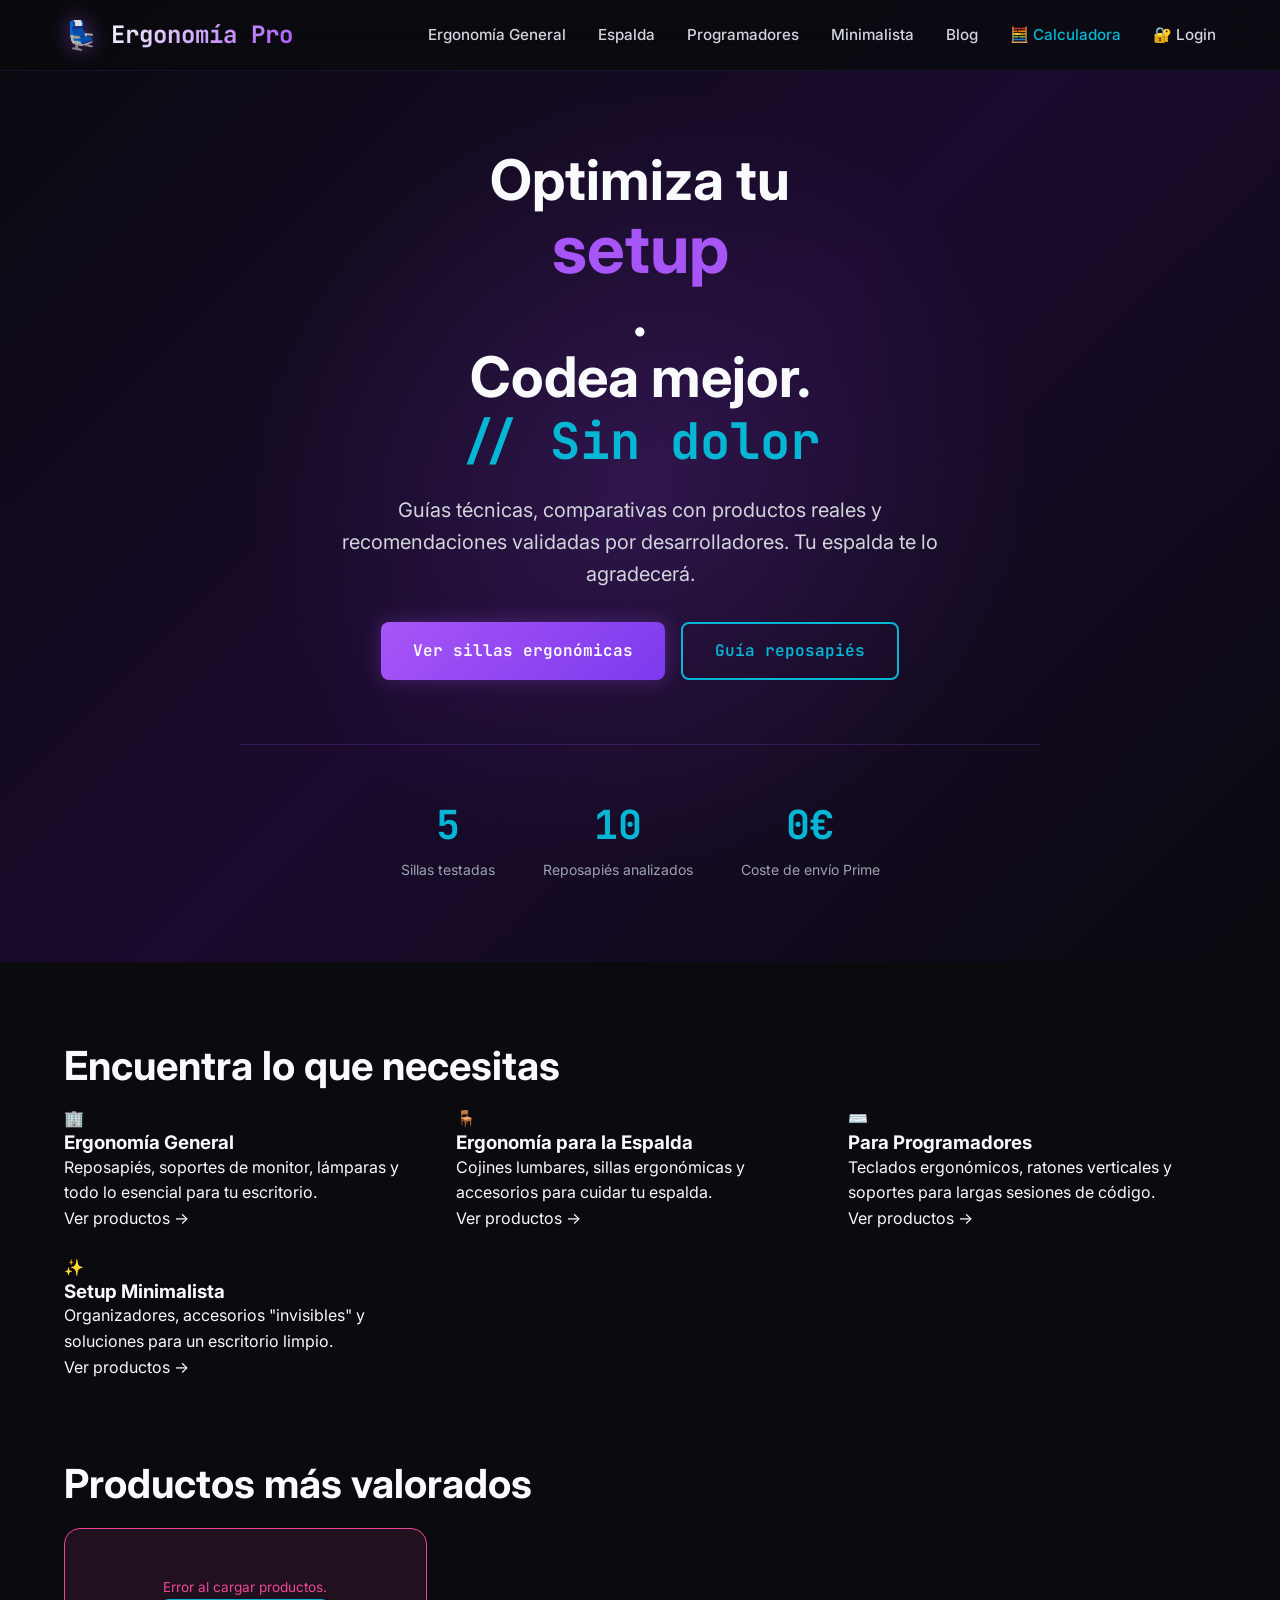
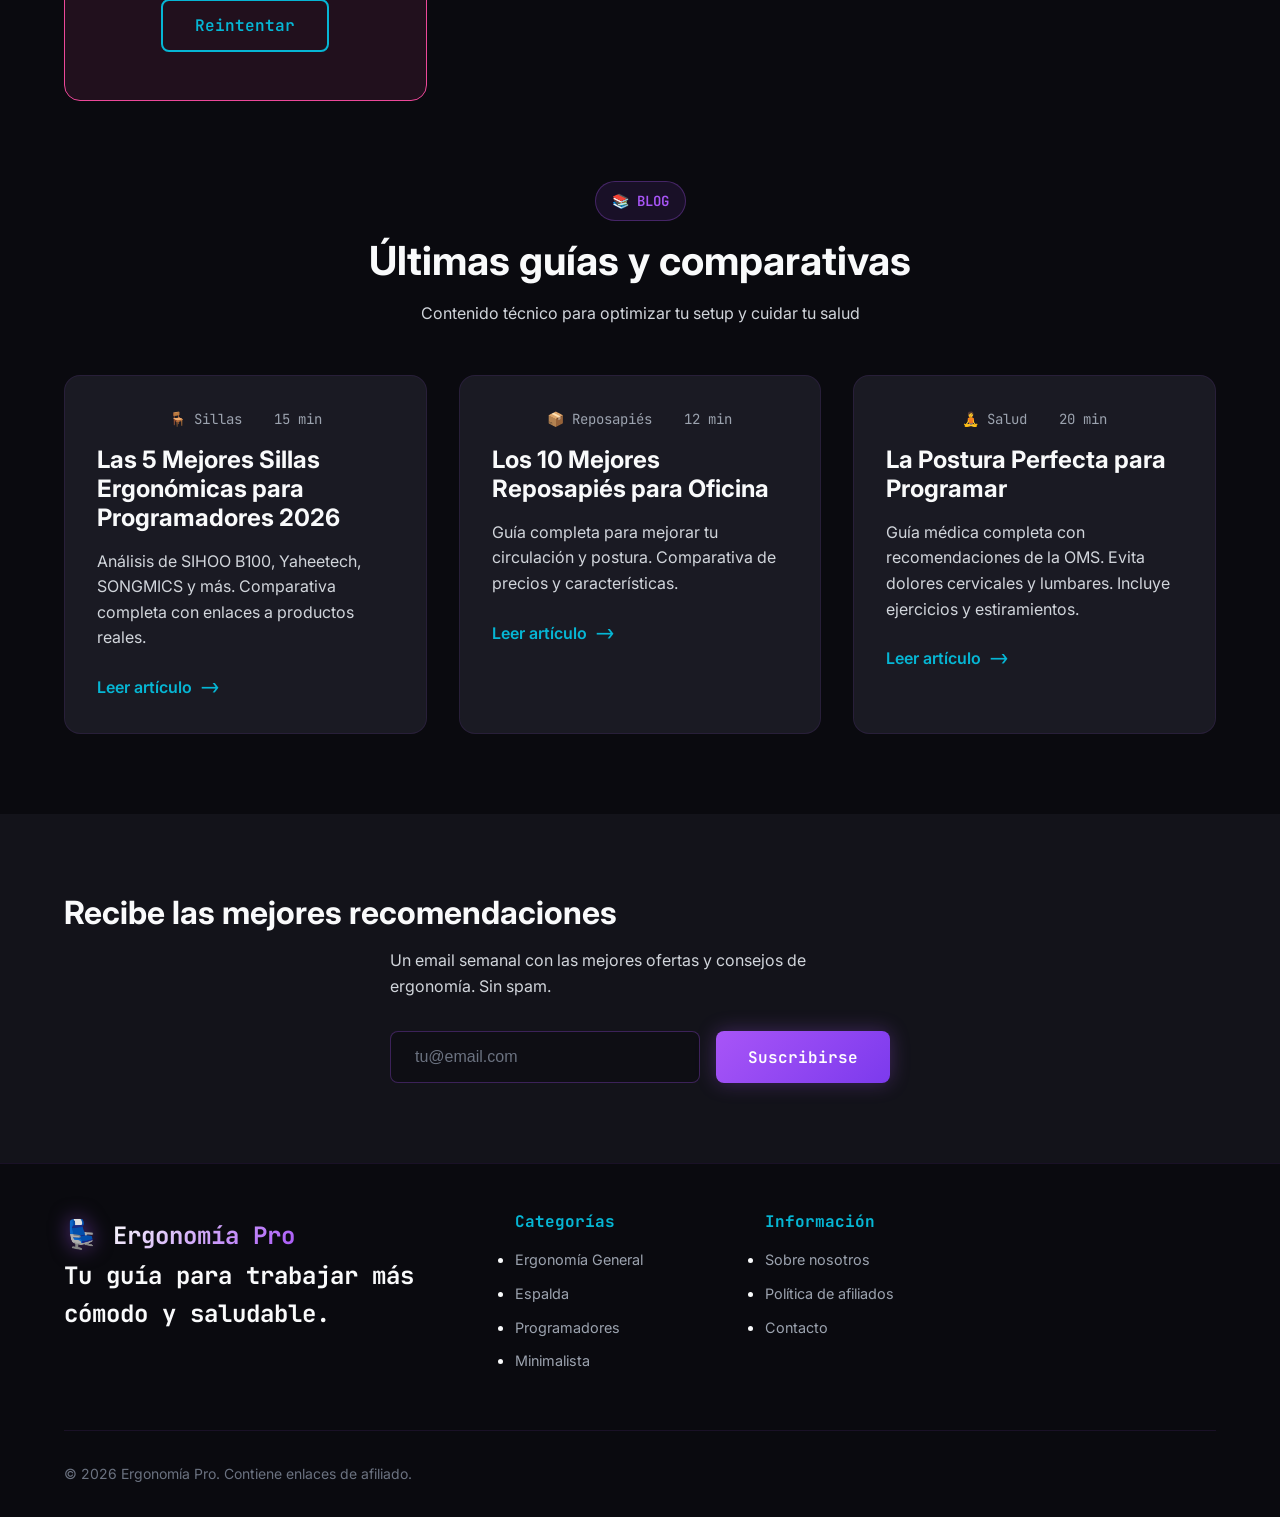
<file: index.html>
<!DOCTYPE html>
<html lang="es">
<head>
    <meta charset="UTF-8">
    <meta name="viewport" content="width=device-width, initial-scale=1.0">
    <meta name="description" content="Descubre los mejores productos ergonómicos para tu oficina. Trabaja más cómodo, reduce el dolor y mejora tu postura con nuestras recomendaciones.">
    <title>Ergonomía Pro | Mejora tu postura, trabaja mejor</title>
    <link rel="stylesheet" href="./css/styles-dark.css">
    
    <!-- Schema.org Organization + WebSite Structured Data -->
    <script type="application/ld+json">
    {
        "@context": "https://schema.org",
        "@type": "Organization",
        "name": "Ergonomía Pro",
        "description": "Guía de productos ergonómicos para programadores y trabajo remoto",
        "url": "https://ergonomia.pro",
        "logo": "https://ergonomia.pro/imagenes/logo.png",
        "sameAs": [
            "https://github.com/Baena15/Web-Ergonomia"
        ]
    }
    </script>
    <script type="application/ld+json">
    {
        "@context": "https://schema.org",
        "@type": "WebSite",
        "name": "Ergonomía Pro",
        "url": "https://ergonomia.pro",
        "potentialAction": {
            "@type": "SearchAction",
            "target": "https://ergonomia.pro/?q={search_term_string}",
            "query-input": "required name=search_term_string"
        }
    }
    </script>
    <link rel="preconnect" href="https://fonts.googleapis.com">
    <link rel="preconnect" href="https://fonts.gstatic.com" crossorigin>
    <link href="https://fonts.googleapis.com/css2?family=Inter:wght@400;500;600;700&family=JetBrains+Mono:wght@400;500;600;700&display=swap" rel="stylesheet">
</head>
<body>
    <!-- Header -->
    <header class="header">
        <div class="container">
            <nav class="nav">
                <a href="/" class="logo">
                    <span class="logo-icon">💺</span>
                    <span class="logo-text">Ergonomía Pro</span>
                </a>
                <button class="nav-toggle" aria-label="Menú" id="navToggle">
                    <span></span>
                    <span></span>
                    <span></span>
                </button>
                <ul class="nav-menu" id="navMenu">
                    <li><a href="./categorias/general.html">Ergonomía General</a></li>
                    <li><a href="categorias/espalda.html">Espalda</a></li>
                    <li><a href="categorias/programadores.html">Programadores</a></li>
                    <li><a href="categorias/minimalista.html">Minimalista</a></li>
                    <li><a href="./articulos/">Blog</a></li>
                    <li><a href="./calculadora-ergonomia.html" style="color: var(--neon-cyan);">🧮 Calculadora</a></li>
                </ul>
            </nav>
        </div>
    </header>

    <!-- Hero Section -->
    <section class="hero">
        <div class="container">
            <div class="hero-content">
                <h1>Optimiza tu <span class="highlight-violet">setup</span>.<br>Codea mejor.<br><span class="code-tag">// Sin dolor</span></h1>
                <p class="hero-subtitle">Guías técnicas, comparativas con productos reales y recomendaciones validadas por desarrolladores. Tu espalda te lo agradecerá.</p>
                <div class="hero-cta">
                    <a href="articulos/mejores-sillas-ergonomicas-2026.html" class="btn btn-primary">Ver sillas ergonómicas</a>
                    <a href="articulos/mejores-reposapies-oficina.html" class="btn btn-secondary">Guía reposapiés</a>
                </div>
                <div class="hero-stats">
                    <div class="stat">
                        <span class="stat-number">5</span>
                        <span class="stat-label">Sillas testadas</span>
                    </div>
                    <div class="stat">
                        <span class="stat-number">10</span>
                        <span class="stat-label">Reposapiés analizados</span>
                    </div>
                    <div class="stat">
                        <span class="stat-number">0€</span>
                        <span class="stat-label">Coste de envío Prime</span>
                    </div>
                </div>
            </div>
        </div>
    </section>

    <!-- Categorías Destacadas -->
    <section class="categories" id="categorias">
        <div class="container">
            <h2 class="section-title">Encuentra lo que necesitas</h2>
            <div class="categories-grid">
                <!-- Ergonomía General -->
                <a href="categorias/general.html" class="category-card">
                    <div class="category-icon">🏢</div>
                    <h3>Ergonomía General</h3>
                    <p>Reposapiés, soportes de monitor, lámparas y todo lo esencial para tu escritorio.</p>
                    <span class="category-link">Ver productos →</span>
                </a>

                <!-- Espalda -->
                <a href="categorias/espalda.html" class="category-card">
                    <div class="category-icon">🪑</div>
                    <h3>Ergonomía para la Espalda</h3>
                    <p>Cojines lumbares, sillas ergonómicas y accesorios para cuidar tu espalda.</p>
                    <span class="category-link">Ver productos →</span>
                </a>

                <!-- Programadores -->
                <a href="categorias/programadores.html" class="category-card">
                    <div class="category-icon">⌨️</div>
                    <h3>Para Programadores</h3>
                    <p>Teclados ergonómicos, ratones verticales y soportes para largas sesiones de código.</p>
                    <span class="category-link">Ver productos →</span>
                </a>

                <!-- Minimalista -->
                <a href="categorias/minimalista.html" class="category-card">
                    <div class="category-icon">✨</div>
                    <h3>Setup Minimalista</h3>
                    <p>Organizadores, accesorios "invisibles" y soluciones para un escritorio limpio.</p>
                    <span class="category-link">Ver productos →</span>
                </a>
            </div>
        </div>
    </section>

    <!-- Productos Destacados -->
    <section class="featured-products">
        <div class="container">
            <h2 class="section-title">Productos más valorados</h2>
            <div class="products-grid" id="featuredProducts">
                <!-- Los productos se cargarán dinámicamente con JS -->
            </div>
        </div>
    </section>

    <!-- Artículos Recientes -->
    <section class="articles">
        <div class="container">
            <div class="section-header">
                <span class="section-tag">📚 BLOG</span>
                <h2 class="section-title">Últimas guías y comparativas</h2>
                <p class="section-subtitle">Contenido técnico para optimizar tu setup y cuidar tu salud</p>
            </div>
            <div class="articles-grid">
                <article class="article-card">
                    <div class="article-meta">
                        <span>🪑 Sillas</span>
                        <span>15 min</span>
                    </div>
                    <h3><a href="articulos/mejores-sillas-ergonomicas-2026.html">Las 5 Mejores Sillas Ergonómicas para Programadores 2026</a></h3>
                    <p>Análisis de SIHOO B100, Yaheetech, SONGMICS y más. Comparativa completa con enlaces a productos reales.</p>
                    <a href="articulos/mejores-sillas-ergonomicas-2026.html" class="read-more">Leer artículo</a>
                </article>

                <article class="article-card">
                    <div class="article-meta">
                        <span>📦 Reposapiés</span>
                        <span>12 min</span>
                    </div>
                    <h3><a href="articulos/mejores-reposapies-oficina.html">Los 10 Mejores Reposapiés para Oficina</a></h3>
                    <p>Guía completa para mejorar tu circulación y postura. Comparativa de precios y características.</p>
                    <a href="articulos/mejores-reposapies-oficina.html" class="read-more">Leer artículo</a>
                </article>

                <article class="article-card">
                    <div class="article-meta">
                        <span>🧘 Salud</span>
                        <span>20 min</span>
                    </div>
                    <h3><a href="articulos/postura-perfecta-programar.html">La Postura Perfecta para Programar</a></h3>
                    <p>Guía médica completa con recomendaciones de la OMS. Evita dolores cervicales y lumbares. Incluye ejercicios y estiramientos.</p>
                    <a href="articulos/postura-perfecta-programar.html" class="read-more">Leer artículo</a>
                </article>
            </div>
        </div>
    </section>

    <!-- Newsletter -->
    <section class="newsletter">
        <div class="container">
            <div class="newsletter-content">
                <h2>Recibe las mejores recomendaciones</h2>
                <p>Un email semanal con las mejores ofertas y consejos de ergonomía. Sin spam.</p>
                <form class="newsletter-form" id="newsletterForm">
                    <input type="email" placeholder="tu@email.com" required aria-label="Tu email">
                    <button type="submit" class="btn btn-primary">Suscribirse</button>
                </form>
            </div>
        </div>
    </section>

    <!-- Footer -->
    <footer class="footer">
        <div class="container">
            <div class="footer-grid">
                <div class="footer-brand">
                    <span class="logo-icon">💺</span>
                    <span class="logo-text">Ergonomía Pro</span>
                    <p>Tu guía para trabajar más cómodo y saludable.</p>
                </div>
                <div class="footer-links">
                    <h4>Categorías</h4>
                    <ul>
                        <li><a href="categorias/general.html">Ergonomía General</a></li>
                        <li><a href="categorias/espalda.html">Espalda</a></li>
                        <li><a href="categorias/programadores.html">Programadores</a></li>
                        <li><a href="categorias/minimalista.html">Minimalista</a></li>
                    </ul>
                </div>
                <div class="footer-links">
                    <h4>Información</h4>
                    <ul>
                        <li><a href="./sobre.html">Sobre nosotros</a></li>
                        <li><a href="./afiliados.html">Política de afiliados</a></li>
                        <li><a href="./contacto.html">Contacto</a></li>
                    </ul>
                </div>
            </div>
            <div class="footer-bottom">
                <p>&copy; 2026 Ergonomía Pro. Contiene enlaces de afiliado.</p>
            </div>
        </div>
    </footer>

    <script src="./js/main.js"></script>
</body>
</html>
</file>
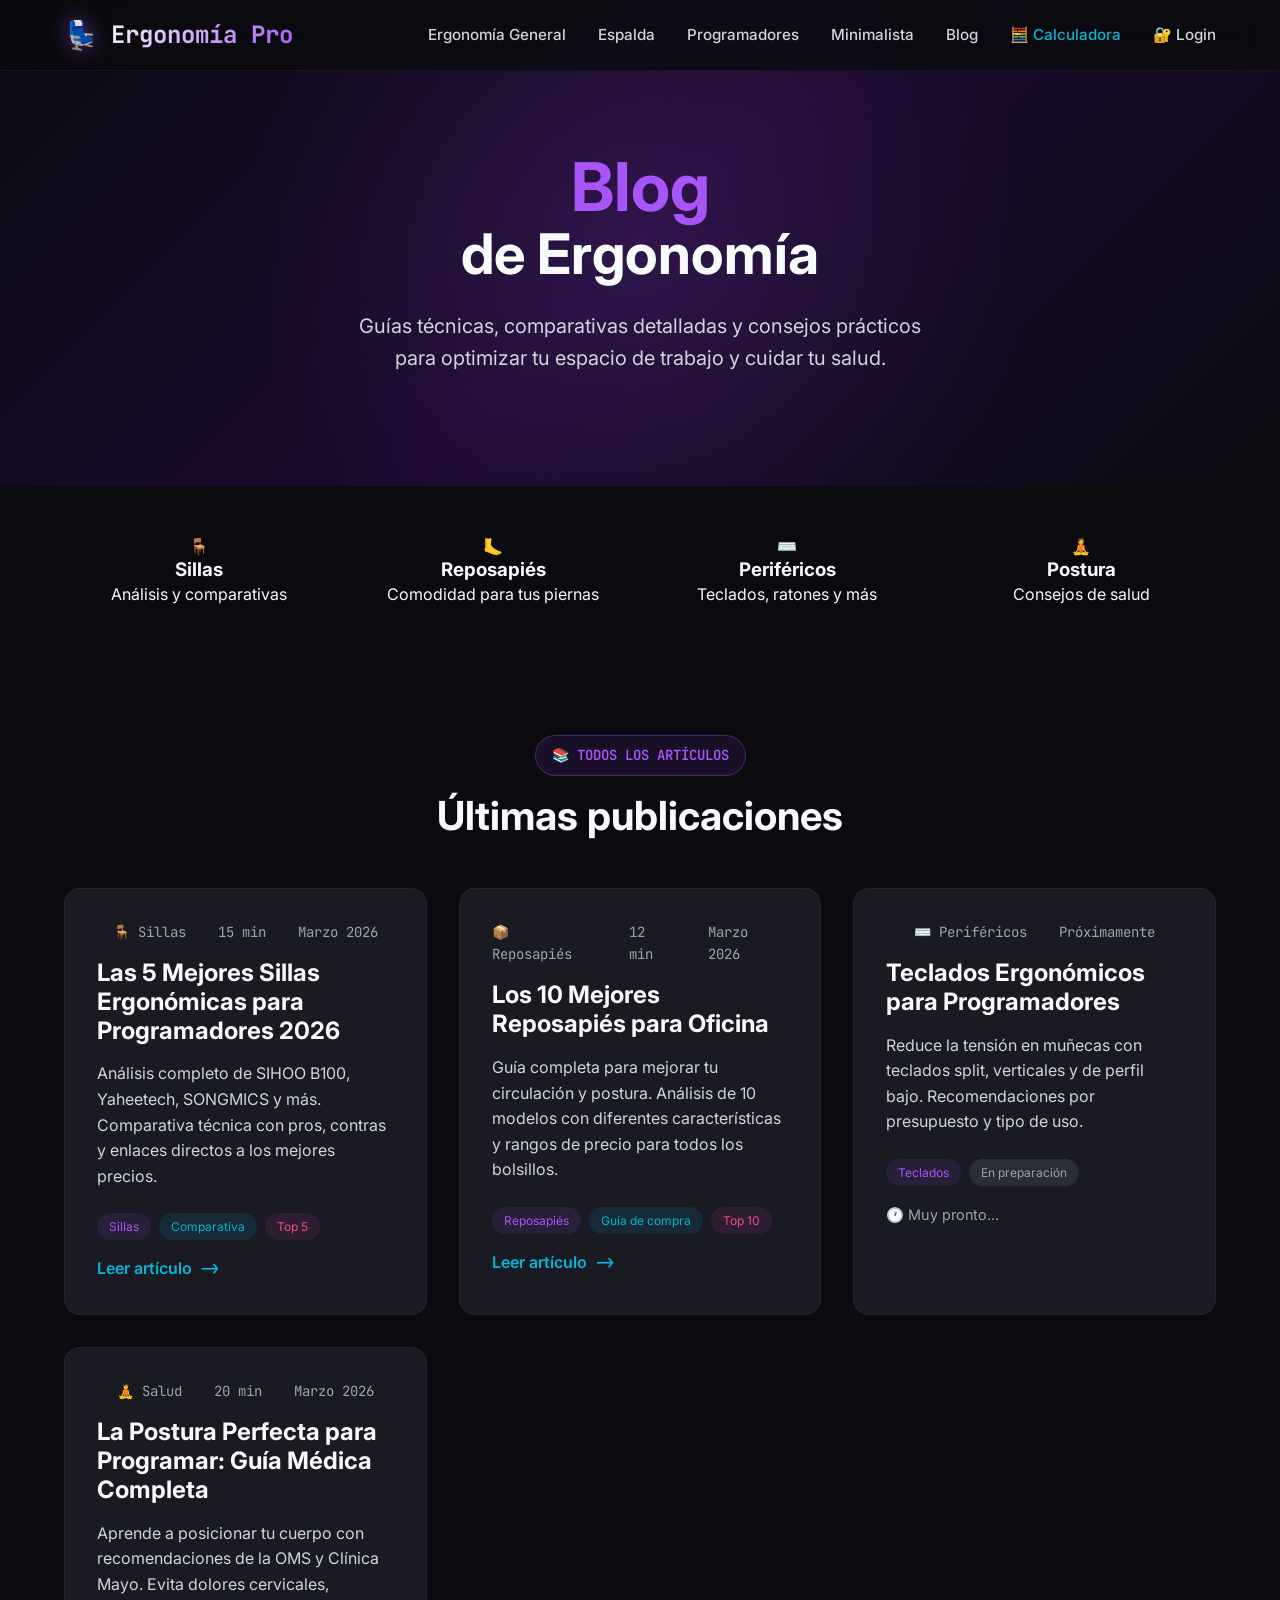
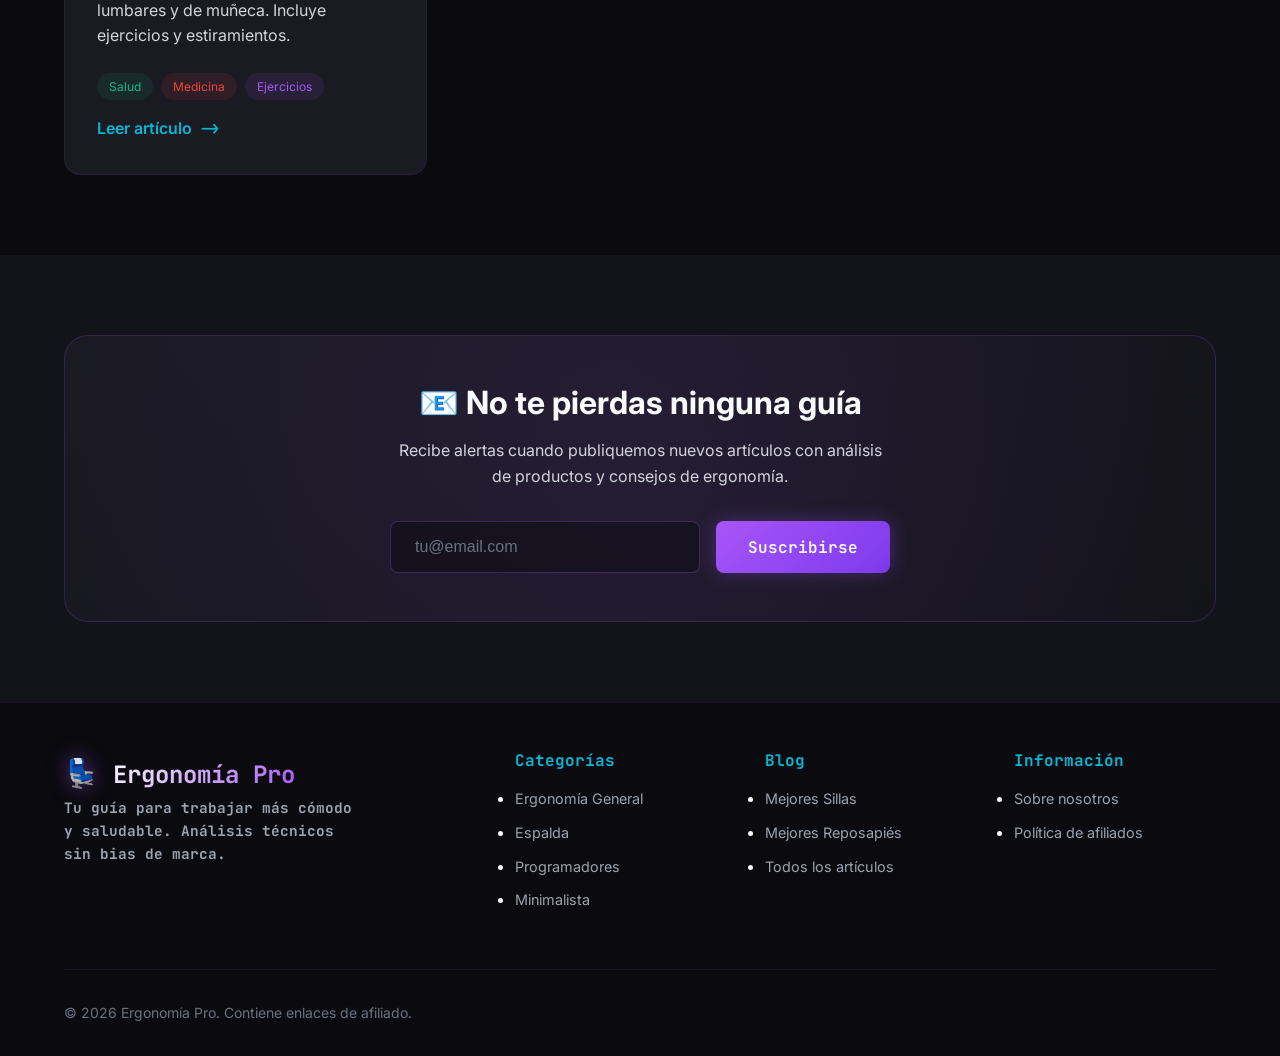
<file: articulos/index.html>
<!DOCTYPE html>
<html lang="es">
<head>
    <meta charset="UTF-8">
    <meta name="viewport" content="width=device-width, initial-scale=1.0">
    <meta name="description" content="Blog de ergonomía para programadores. Guías, comparativas y consejos para mejorar tu setup y cuidar tu salud mientras trabajas.">
    <title>Blog | Ergonomía Pro - Guías y Comparativas</title>
    <link rel="stylesheet" href="../css/styles-dark.css">
    <link rel="preconnect" href="https://fonts.googleapis.com">
    <link rel="preconnect" href="https://fonts.gstatic.com" crossorigin>
    <link href="https://fonts.googleapis.com/css2?family=Inter:wght@400;500;600;700&family=JetBrains+Mono:wght@400;500;600;700&display=swap" rel="stylesheet">
</head>
<body>
    <!-- Header -->
    <header class="header">
        <div class="container">
            <nav class="nav">
                <a href="../index.html" class="logo">
                    <span class="logo-icon">💺</span>
                    <span class="logo-text">Ergonomía Pro</span>
                </a>
                <button class="nav-toggle" aria-label="Menú" id="navToggle">
                    <span></span>
                    <span></span>
                    <span></span>
                </button>
                <ul class="nav-menu" id="navMenu">
                    <li><a href="../categorias/general.html">Ergonomía General</a></li>
                    <li><a href="../categorias/espalda.html">Espalda</a></li>
                    <li><a href="../categorias/programadores.html">Programadores</a></li>
                    <li><a href="../categorias/minimalista.html">Minimalista</a></li>
                    <li><a href="./" class="active">Blog</a></li>
                    <li><a href="../calculadora-ergonomia.html" style="color: var(--neon-cyan);">🧮 Calculadora</a></li>
                </ul>
            </nav>
        </div>
    </header>

    <!-- Hero Section -->
    <section class="hero">
        <div class="container">
            <div class="hero-content">
                <h1><span class="highlight-violet">Blog</span> de Ergonomía</h1>
                <p class="hero-subtitle">Guías técnicas, comparativas detalladas y consejos prácticos para optimizar tu espacio de trabajo y cuidar tu salud.</p>
            </div>
        </div>
    </section>

    <!-- Categorías de Artículos -->
    <section class="categories" style="padding: 3rem 0;">
        <div class="container">
            <div class="categories-grid" style="grid-template-columns: repeat(auto-fit, minmax(200px, 1fr));">
                <a href="#sillas" class="category-card" style="text-align: center;">
                    <div class="category-icon">🪑</div>
                    <h3>Sillas</h3>
                    <p>Análisis y comparativas</p>
                </a>
                <a href="#reposapies" class="category-card" style="text-align: center;">
                    <div class="category-icon">🦶</div>
                    <h3>Reposapiés</h3>
                    <p>Comodidad para tus piernas</p>
                </a>
                <a href="#perifericos" class="category-card" style="text-align: center;">
                    <div class="category-icon">⌨️</div>
                    <h3>Periféricos</h3>
                    <p>Teclados, ratones y más</p>
                </a>
                <a href="#postura" class="category-card" style="text-align: center;">
                    <div class="category-icon">🧘</div>
                    <h3>Postura</h3>
                    <p>Consejos de salud</p>
                </a>
            </div>
        </div>
    </section>

    <!-- Lista de Artículos -->
    <section class="articles" id="articulos">
        <div class="container">
            <div class="section-header">
                <span class="section-tag">📚 TODOS LOS ARTÍCULOS</span>
                <h2 class="section-title">Últimas publicaciones</h2>
            </div>

            <div class="articles-grid">
                <!-- Artículo 1: Sillas -->
                <article class="article-card" id="sillas">
                    <div class="article-meta">
                        <span>🪑 Sillas</span>
                        <span>15 min</span>
                        <span>Marzo 2026</span>
                    </div>
                    <h3><a href="./mejores-sillas-ergonomicas-2026.html">Las 5 Mejores Sillas Ergonómicas para Programadores 2026</a></h3>
                    <p>Análisis completo de SIHOO B100, Yaheetech, SONGMICS y más. Comparativa técnica con pros, contras y enlaces directos a los mejores precios.</p>
                    <div style="display: flex; gap: 0.5rem; margin-bottom: 1rem; flex-wrap: wrap;">
                        <span style="background: rgba(168, 85, 247, 0.1); color: var(--neon-violet); padding: 0.25rem 0.75rem; border-radius: 1rem; font-size: 0.75rem;">Sillas</span>
                        <span style="background: rgba(6, 182, 212, 0.1); color: var(--neon-cyan); padding: 0.25rem 0.75rem; border-radius: 1rem; font-size: 0.75rem;">Comparativa</span>
                        <span style="background: rgba(236, 72, 153, 0.1); color: var(--neon-pink); padding: 0.25rem 0.75rem; border-radius: 1rem; font-size: 0.75rem;">Top 5</span>
                    </div>
                    <a href="./mejores-sillas-ergonomicas-2026.html" class="read-more">Leer artículo</a>
                </article>

                <!-- Artículo 2: Reposapiés -->
                <article class="article-card" id="reposapies">
                    <div class="article-meta">
                        <span>📦 Reposapiés</span>
                        <span>12 min</span>
                        <span>Marzo 2026</span>
                    </div>
                    <h3><a href="./mejores-reposapies-oficina.html">Los 10 Mejores Reposapiés para Oficina</a></h3>
                    <p>Guía completa para mejorar tu circulación y postura. Análisis de 10 modelos con diferentes características y rangos de precio para todos los bolsillos.</p>
                    <div style="display: flex; gap: 0.5rem; margin-bottom: 1rem; flex-wrap: wrap;">
                        <span style="background: rgba(168, 85, 247, 0.1); color: var(--neon-violet); padding: 0.25rem 0.75rem; border-radius: 1rem; font-size: 0.75rem;">Reposapiés</span>
                        <span style="background: rgba(6, 182, 212, 0.1); color: var(--neon-cyan); padding: 0.25rem 0.75rem; border-radius: 1rem; font-size: 0.75rem;">Guía de compra</span>
                        <span style="background: rgba(236, 72, 153, 0.1); color: var(--neon-pink); padding: 0.25rem 0.75rem; border-radius: 1rem; font-size: 0.75rem;">Top 10</span>
                    </div>
                    <a href="./mejores-reposapies-oficina.html" class="read-more">Leer artículo</a>
                </article>

                <!-- Artículo 3: Teclados (Próximamente) -->
                <article class="article-card" id="perifericos" style="opacity: 0.7;">
                    <div class="article-meta">
                        <span>⌨️ Periféricos</span>
                        <span>Próximamente</span>
                    </div>
                    <h3>Teclados Ergonómicos para Programadores</h3>
                    <p>Reduce la tensión en muñecas con teclados split, verticales y de perfil bajo. Recomendaciones por presupuesto y tipo de uso.</p>
                    <div style="display: flex; gap: 0.5rem; margin-bottom: 1rem; flex-wrap: wrap;">
                        <span style="background: rgba(168, 85, 247, 0.1); color: var(--neon-violet); padding: 0.25rem 0.75rem; border-radius: 1rem; font-size: 0.75rem;">Teclados</span>
                        <span style="background: rgba(107, 114, 128, 0.2); color: var(--text-muted); padding: 0.25rem 0.75rem; border-radius: 1rem; font-size: 0.75rem;">En preparación</span>
                    </div>
                    <span style="color: var(--text-muted); font-size: 0.9rem;">🕐 Muy pronto...</span>
                </article>

                <!-- Artículo 4: Postura -->
                <article class="article-card" id="postura">
                    <div class="article-meta">
                        <span>🧘 Salud</span>
                        <span>20 min</span>
                        <span>Marzo 2026</span>
                    </div>
                    <h3><a href="./postura-perfecta-programar.html">La Postura Perfecta para Programar: Guía Médica Completa</a></h3>
                    <p>Aprende a posicionar tu cuerpo con recomendaciones de la OMS y Clínica Mayo. Evita dolores cervicales, lumbares y de muñeca. Incluye ejercicios y estiramientos.</p>
                    <div style="display: flex; gap: 0.5rem; margin-bottom: 1rem; flex-wrap: wrap;">
                        <span style="background: rgba(16, 185, 129, 0.1); color: #10b981; padding: 0.25rem 0.75rem; border-radius: 1rem; font-size: 0.75rem;">Salud</span>
                        <span style="background: rgba(239, 68, 68, 0.1); color: #ef4444; padding: 0.25rem 0.75rem; border-radius: 1rem; font-size: 0.75rem;">Medicina</span>
                        <span style="background: rgba(168, 85, 247, 0.1); color: var(--neon-violet); padding: 0.25rem 0.75rem; border-radius: 1rem; font-size: 0.75rem;">Ejercicios</span>
                    </div>
                    <a href="./postura-perfecta-programar.html" class="read-more">Leer artículo</a>
                </article>
            </div>
        </div>
    </section>

    <!-- Newsletter -->
    <section class="newsletter">
        <div class="container">
            <div class="newsletter-box">
                <div class="newsletter-content">
                    <h2>📧 No te pierdas ninguna guía</h2>
                    <p>Recibe alertas cuando publiquemos nuevos artículos con análisis de productos y consejos de ergonomía.</p>
                    <form class="newsletter-form" id="newsletterForm">
                        <input type="email" placeholder="tu@email.com" required aria-label="Tu email">
                        <button type="submit" class="btn btn-primary">Suscribirse</button>
                    </form>
                </div>
            </div>
        </div>
    </section>

    <!-- Footer -->
    <footer class="footer">
        <div class="container">
            <div class="footer-grid">
                <div class="footer-brand">
                    <span class="logo-icon">💺</span>
                    <span class="logo-text">Ergonomía Pro</span>
                    <p class="footer-about">Tu guía para trabajar más cómodo y saludable. Análisis técnicos sin bias de marca.</p>
                </div>
                <div class="footer-links">
                    <h4>Categorías</h4>
                    <ul>
                        <li><a href="../categorias/general.html">Ergonomía General</a></li>
                        <li><a href="../categorias/espalda.html">Espalda</a></li>
                        <li><a href="../categorias/programadores.html">Programadores</a></li>
                        <li><a href="../categorias/minimalista.html">Minimalista</a></li>
                    </ul>
                </div>
                <div class="footer-links">
                    <h4>Blog</h4>
                    <ul>
                        <li><a href="./mejores-sillas-ergonomicas-2026.html">Mejores Sillas</a></li>
                        <li><a href="./mejores-reposapies-oficina.html">Mejores Reposapiés</a></li>
                        <li><a href="./">Todos los artículos</a></li>
                    </ul>
                </div>
                <div class="footer-links">
                    <h4>Información</h4>
                    <ul>
                        <li><a href="../sobre.html">Sobre nosotros</a></li>
                        <li><a href="../afiliados.html">Política de afiliados</a></li>
                    </ul>
                </div>
            </div>
            <div class="footer-bottom">
                <p>&copy; 2026 Ergonomía Pro. Contiene enlaces de afiliado.</p>
            </div>
        </div>
    </footer>

    <script src="../js/main.js"></script>
</body>
</html>
</file>
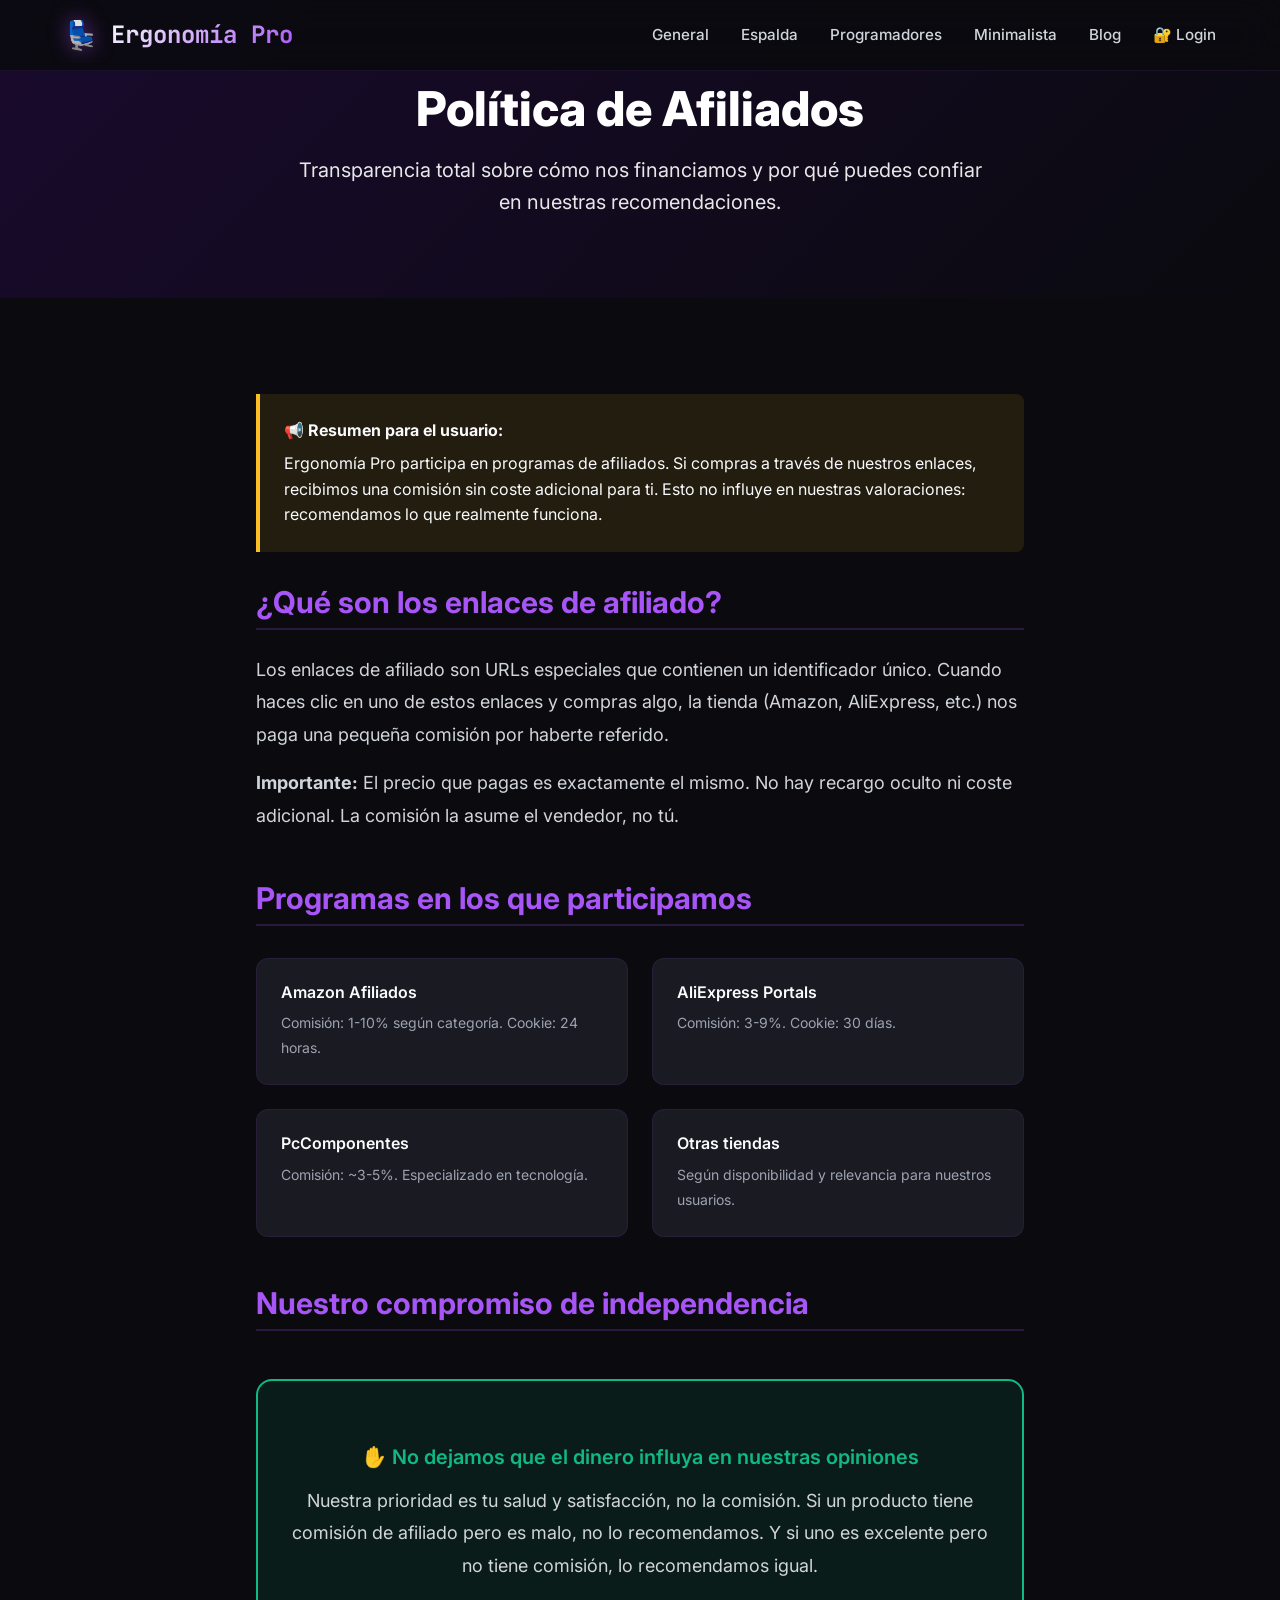
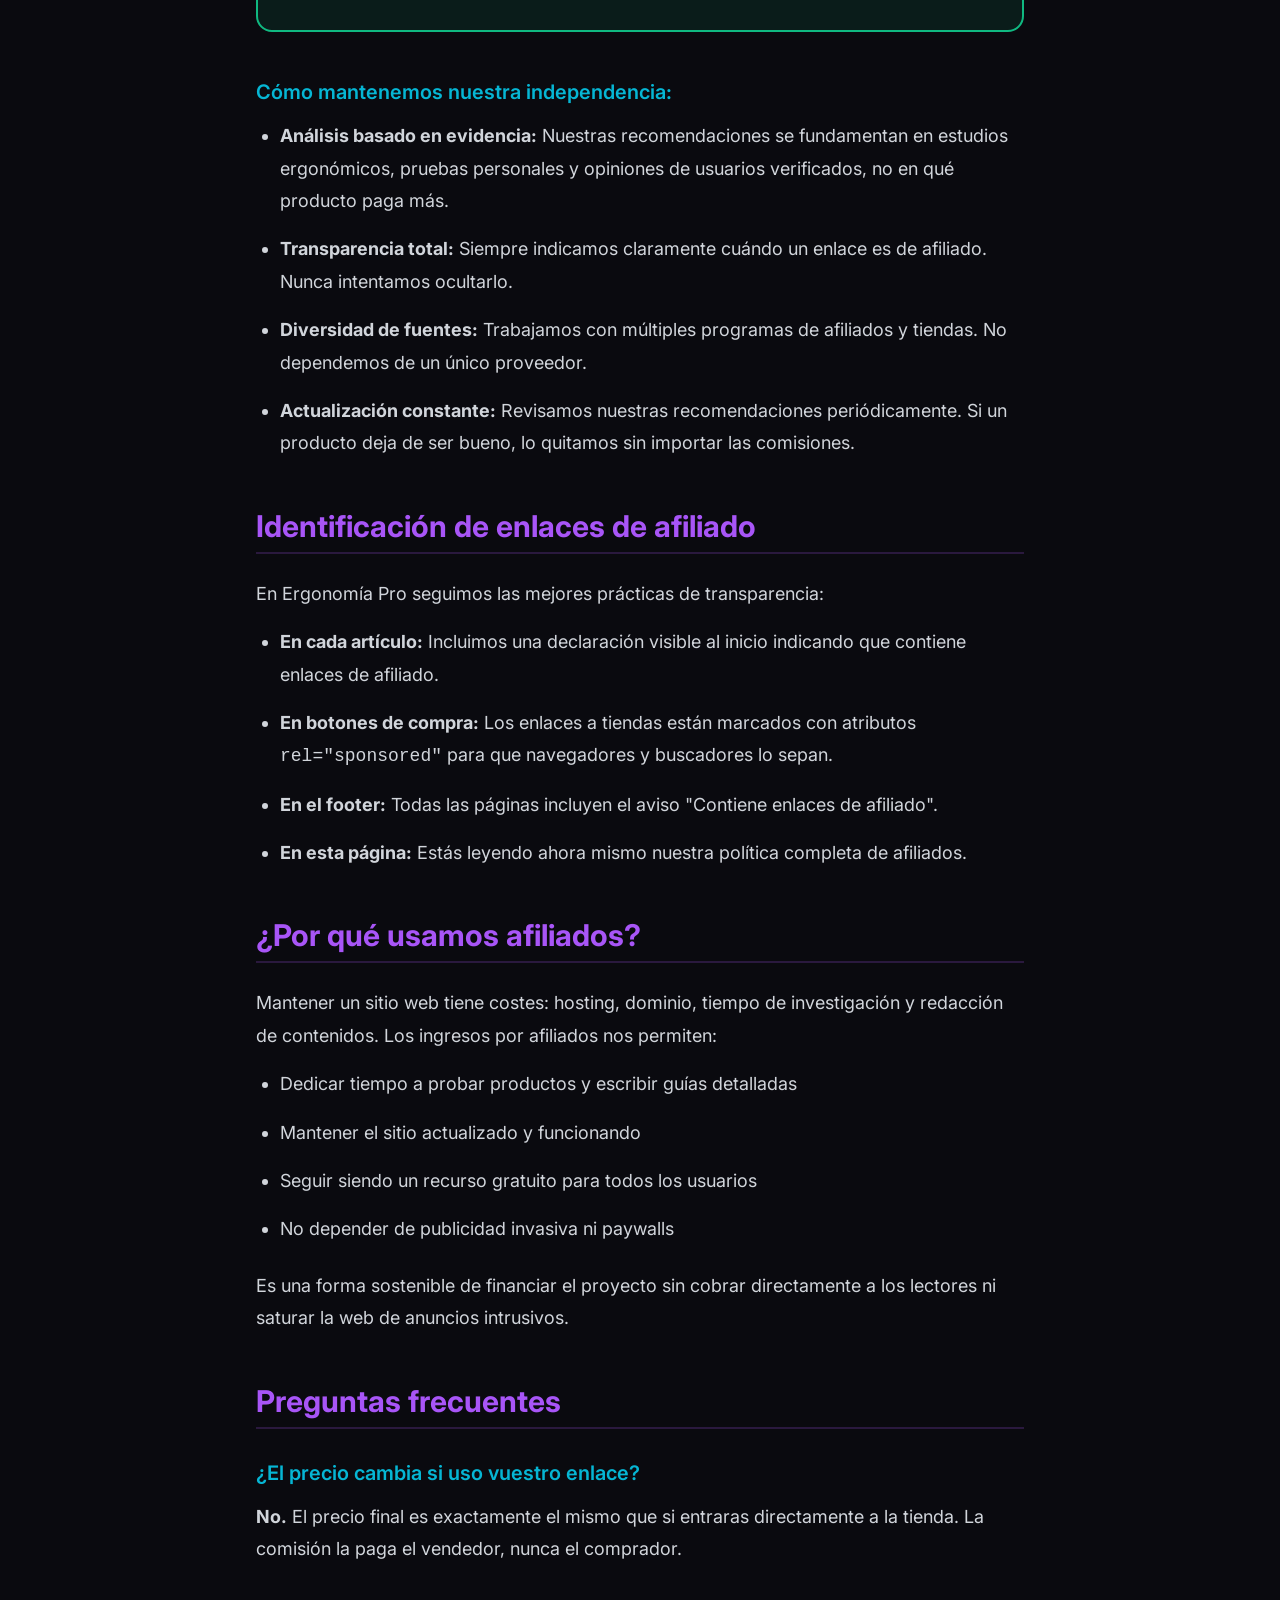
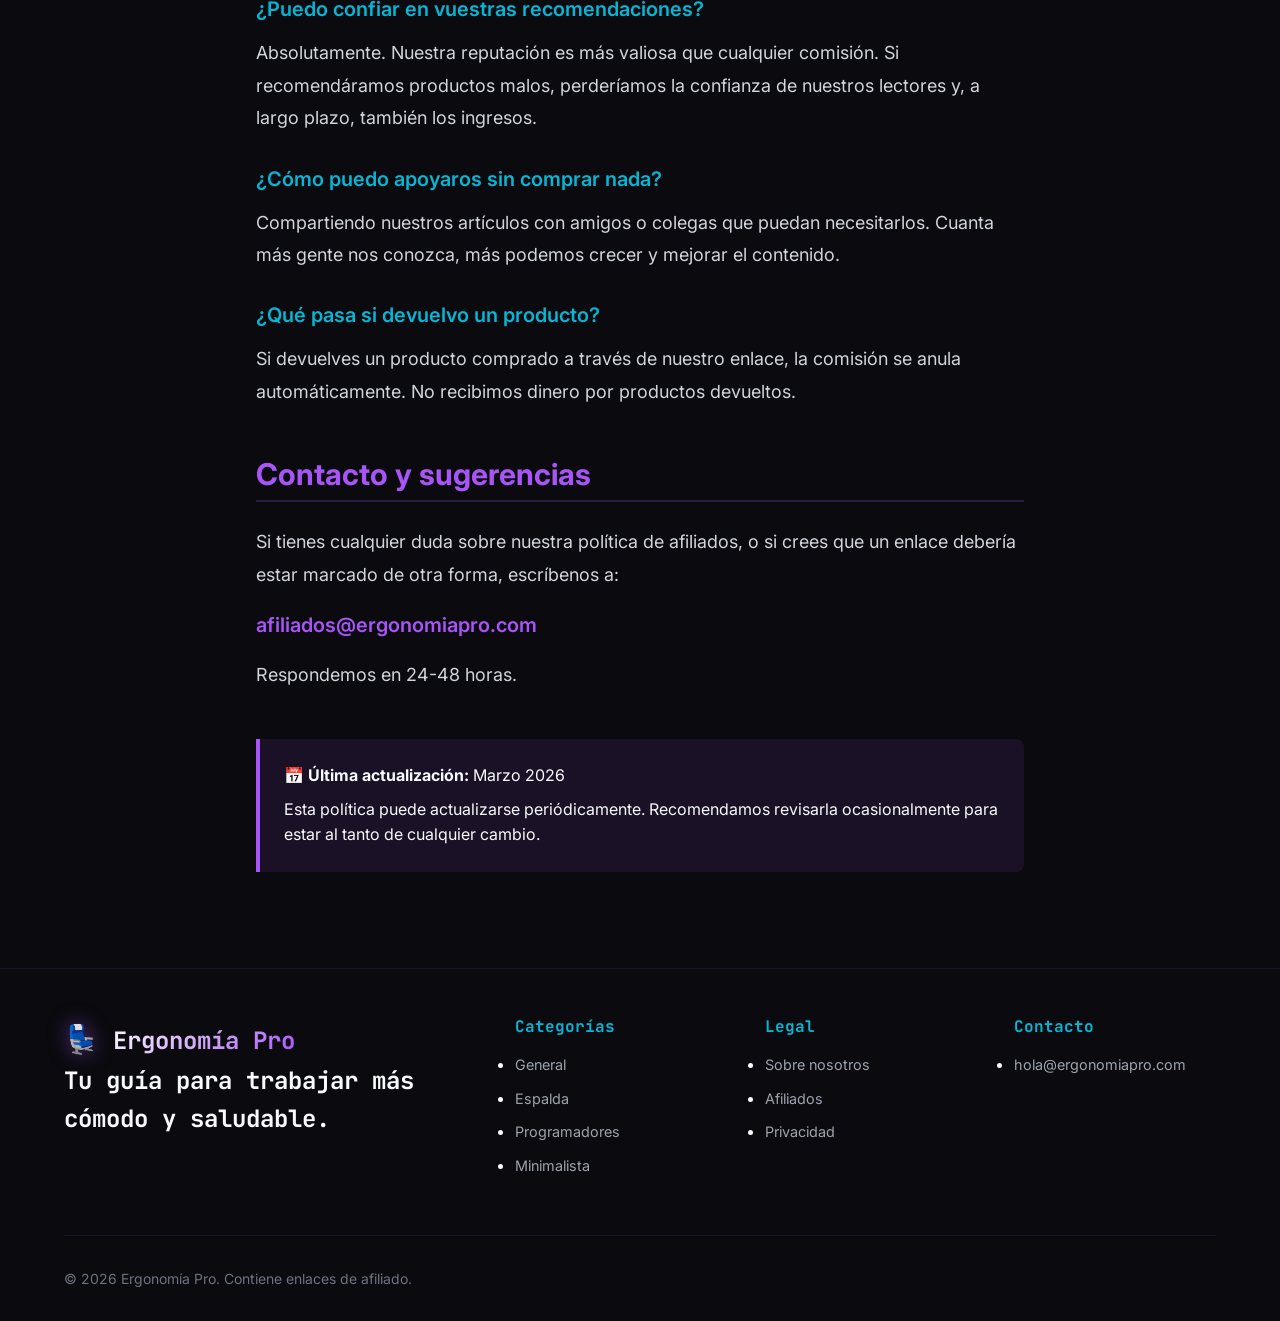
<file: afiliados.html>
<!DOCTYPE html>
<html lang="es">
<head>
    <meta charset="UTF-8">
    <meta name="viewport" content="width=device-width, initial-scale=1.0">
    <meta name="description" content="Información sobre nuestro programa de afiliados. Cómo nos financiamos y por qué puedes confiar en nuestras recomendaciones.">
    <title>Política de Afiliados | Ergonomía Pro</title>
    <link rel="stylesheet" href="./css/styles-dark.css">
    <link href="https://fonts.googleapis.com/css2?family=Inter:wght@400;500;600;700&family=JetBrains+Mono:wght@400;500;600;700&display=swap" rel="stylesheet">
    <style>
        .page-header {
            background: linear-gradient(135deg, #1a0a2e 0%, #0a0a0f 100%);
            color: white;
            padding: 5rem 0;
            text-align: center;
        }
        .page-header h1 {
            font-size: 3rem;
            font-weight: 800;
            margin-bottom: 1rem;
        }
        .page-header p {
            font-size: 1.25rem;
            opacity: 0.9;
            max-width: 700px;
            margin: 0 auto;
        }
        .policy-content {
            max-width: 800px;
            margin: 0 auto;
            padding: 4rem 1rem;
        }
        .policy-section {
            margin-bottom: 3rem;
        }
        .policy-section h2 {
            font-size: 1.875rem;
            font-weight: 700;
            color: #a855f7;
            margin-bottom: 1.5rem;
            padding-bottom: 0.5rem;
            border-bottom: 2px solid rgba(168, 85, 247, 0.2);
        }
        .policy-section h3 {
            font-size: 1.25rem;
            font-weight: 600;
            color: #06b6d4;
            margin: 2rem 0 1rem;
        }
        .policy-section p, .policy-section li {
            font-size: 1.125rem;
            line-height: 1.8;
            color: #d1d5db;
            margin-bottom: 1rem;
        }
        .policy-section ul {
            margin-left: 1.5rem;
            margin-bottom: 1.5rem;
        }
        .highlight-box {
            background: rgba(251, 191, 36, 0.1);
            border-left: 4px solid #fbbf24;
            padding: 1.5rem;
            margin: 2rem 0;
            border-radius: 0 0.5rem 0.5rem 0;
        }
        .programs-grid {
            display: grid;
            grid-template-columns: repeat(2, 1fr);
            gap: 1.5rem;
            margin: 2rem 0;
        }
        .program-card {
            background: #1a1a23;
            padding: 1.5rem;
            border-radius: 0.75rem;
            border: 1px solid rgba(168, 85, 247, 0.1);
        }
        .program-card h4 {
            font-weight: 600;
            color: #f9fafb;
            margin-bottom: 0.5rem;
        }
        .program-card p {
            font-size: 0.875rem;
            color: #9ca3af;
            margin: 0;
        }
        .commitment-box {
            background: rgba(16, 185, 129, 0.1);
            border: 2px solid #10b981;
            border-radius: 1rem;
            padding: 2rem;
            margin: 3rem 0;
            text-align: center;
        }
        .commitment-box h3 {
            color: #10b981;
            margin-bottom: 1rem;
        }
        @media (max-width: 640px) {
            .programs-grid {
                grid-template-columns: 1fr;
            }
            .page-header h1 {
                font-size: 2rem;
            }
        }
    </style>
</head>
<body>
    <header class="header">
        <div class="container">
            <nav class="nav">
                <a href="./index.html" class="logo">
                    <span class="logo-icon">💺</span>
                    <span class="logo-text">Ergonomía Pro</span>
                </a>
                <button class="nav-toggle" aria-label="Menú" id="navToggle">
                    <span></span><span></span><span></span>
                </button>
                <ul class="nav-menu" id="navMenu">
                    <li><a href="./categorias/general.html">General</a></li>
                    <li><a href="./categorias/espalda.html">Espalda</a></li>
                    <li><a href="./categorias/programadores.html">Programadores</a></li>
                    <li><a href="./categorias/minimalista.html">Minimalista</a></li>
                    <li><a href="./articulos/">Blog</a></li>
                </ul>
            </nav>
        </div>
    </header>

    <div class="page-header">
        <div class="container">
            <h1>Política de Afiliados</h1>
            <p>Transparencia total sobre cómo nos financiamos y por qué puedes confiar en nuestras recomendaciones.</p>
        </div>
    </div>

    <main class="policy-content">
        <div class="highlight-box">
            <strong>📢 Resumen para el usuario:</strong>
            <p style="margin: 0.5rem 0 0;">
                Ergonomía Pro participa en programas de afiliados. Si compras a través de nuestros 
                enlaces, recibimos una comisión sin coste adicional para ti. Esto no influye en 
                nuestras valoraciones: recomendamos lo que realmente funciona.
            </p>
        </div>

        <section class="policy-section">
            <h2>¿Qué son los enlaces de afiliado?</h2>
            <p>
                Los enlaces de afiliado son URLs especiales que contienen un identificador único. 
                Cuando haces clic en uno de estos enlaces y compras algo, la tienda (Amazon, 
                AliExpress, etc.) nos paga una pequeña comisión por haberte referido.
            </p>
            <p>
                <strong>Importante:</strong> El precio que pagas es exactamente el mismo. No hay 
                recargo oculto ni coste adicional. La comisión la asume el vendedor, no tú.
            </p>
        </section>

        <section class="policy-section">
            <h2>Programas en los que participamos</h2>
            <div class="programs-grid">
                <div class="program-card">
                    <h4>Amazon Afiliados</h4>
                    <p>Comisión: 1-10% según categoría. Cookie: 24 horas.</p>
                </div>
                <div class="program-card">
                    <h4>AliExpress Portals</h4>
                    <p>Comisión: 3-9%. Cookie: 30 días.</p>
                </div>
                <div class="program-card">
                    <h4>PcComponentes</h4>
                    <p>Comisión: ~3-5%. Especializado en tecnología.</p>
                </div>
                <div class="program-card">
                    <h4>Otras tiendas</h4>
                    <p>Según disponibilidad y relevancia para nuestros usuarios.</p>
                </div>
            </div>
        </section>

        <section class="policy-section">
            <h2>Nuestro compromiso de independencia</h2>
            
            <div class="commitment-box">
                <h3>✋ No dejamos que el dinero influya en nuestras opiniones</h3>
                <p>
                    Nuestra prioridad es tu salud y satisfacción, no la comisión. Si un producto 
                    tiene comisión de afiliado pero es malo, no lo recomendamos. Y si uno es 
                    excelente pero no tiene comisión, lo recomendamos igual.
                </p>
            </div>

            <h3>Cómo mantenemos nuestra independencia:</h3>
            <ul>
                <li>
                    <strong>Análisis basado en evidencia:</strong> Nuestras recomendaciones se 
                    fundamentan en estudios ergonómicos, pruebas personales y opiniones de 
                    usuarios verificados, no en qué producto paga más.
                </li>
                <li>
                    <strong>Transparencia total:</strong> Siempre indicamos claramente cuándo un 
                    enlace es de afiliado. Nunca intentamos ocultarlo.
                </li>
                <li>
                    <strong>Diversidad de fuentes:</strong> Trabajamos con múltiples programas 
                    de afiliados y tiendas. No dependemos de un único proveedor.
                </li>
                <li>
                    <strong>Actualización constante:</strong> Revisamos nuestras recomendaciones 
                    periódicamente. Si un producto deja de ser bueno, lo quitamos sin importar 
                    las comisiones.
                </li>
            </ul>
        </section>

        <section class="policy-section">
            <h2>Identificación de enlaces de afiliado</h2>
            <p>
                En Ergonomía Pro seguimos las mejores prácticas de transparencia:
            </p>
            <ul>
                <li>
                    <strong>En cada artículo:</strong> Incluimos una declaración visible al inicio 
                    indicando que contiene enlaces de afiliado.
                </li>
                <li>
                    <strong>En botones de compra:</strong> Los enlaces a tiendas están marcados con 
                    atributos <code>rel="sponsored"</code> para que navegadores y buscadores lo sepan.
                </li>
                <li>
                    <strong>En el footer:</strong> Todas las páginas incluyen el aviso "Contiene 
                    enlaces de afiliado".
                </li>
                <li>
                    <strong>En esta página:</strong> Estás leyendo ahora mismo nuestra política 
                    completa de afiliados.
                </li>
            </ul>
        </section>

        <section class="policy-section">
            <h2>¿Por qué usamos afiliados?</h2>
            <p>
                Mantener un sitio web tiene costes: hosting, dominio, tiempo de investigación y 
                redacción de contenidos. Los ingresos por afiliados nos permiten:
            </p>
            <ul>
                <li>Dedicar tiempo a probar productos y escribir guías detalladas</li>
                <li>Mantener el sitio actualizado y funcionando</li>
                <li>Seguir siendo un recurso gratuito para todos los usuarios</li>
                <li>No depender de publicidad invasiva ni paywalls</li>
            </ul>
            <p>
                Es una forma sostenible de financiar el proyecto sin cobrar directamente a los 
                lectores ni saturar la web de anuncios intrusivos.
            </p>
        </section>

        <section class="policy-section">
            <h2>Preguntas frecuentes</h2>
            
            <h3>¿El precio cambia si uso vuestro enlace?</h3>
            <p>
                <strong>No.</strong> El precio final es exactamente el mismo que si entraras 
                directamente a la tienda. La comisión la paga el vendedor, nunca el comprador.
            </p>

            <h3>¿Puedo confiar en vuestras recomendaciones?</h3>
            <p>
                Absolutamente. Nuestra reputación es más valiosa que cualquier comisión. Si 
                recomendáramos productos malos, perderíamos la confianza de nuestros lectores 
                y, a largo plazo, también los ingresos.
            </p>

            <h3>¿Cómo puedo apoyaros sin comprar nada?</h3>
            <p>
                Compartiendo nuestros artículos con amigos o colegas que puedan necesitarlos. 
                Cuanta más gente nos conozca, más podemos crecer y mejorar el contenido.
            </p>

            <h3>¿Qué pasa si devuelvo un producto?</h3>
            <p>
                Si devuelves un producto comprado a través de nuestro enlace, la comisión se 
                anula automáticamente. No recibimos dinero por productos devueltos.
            </p>
        </section>

        <section class="policy-section">
            <h2>Contacto y sugerencias</h2>
            <p>
                Si tienes cualquier duda sobre nuestra política de afiliados, o si crees que 
                un enlace debería estar marcado de otra forma, escríbenos a:
            </p>
            <p style="font-size: 1.25rem; font-weight: 600; color: #a855f7;">
                afiliados@ergonomiapro.com
            </p>
            <p>
                Respondemos en 24-48 horas.
            </p>
        </section>

        <div class="highlight-box" style="background: rgba(168, 85, 247, 0.1); border-left-color: #a855f7;">
            <strong>📅 Última actualización:</strong> Marzo 2026
            <p style="margin: 0.5rem 0 0;">
                Esta política puede actualizarse periódicamente. Recomendamos revisarla ocasionalmente 
                para estar al tanto de cualquier cambio.
            </p>
        </div>
    </main>

    <footer class="footer">
        <div class="container">
            <div class="footer-grid">
                <div class="footer-brand">
                    <span class="logo-icon">💺</span>
                    <span class="logo-text">Ergonomía Pro</span>
                    <p>Tu guía para trabajar más cómodo y saludable.</p>
                </div>
                <div class="footer-links">
                    <h4>Categorías</h4>
                    <ul>
                        <li><a href="./categorias/general.html">General</a></li>
                        <li><a href="./categorias/espalda.html">Espalda</a></li>
                        <li><a href="./categorias/programadores.html">Programadores</a></li>
                        <li><a href="./categorias/minimalista.html">Minimalista</a></li>
                    </ul>
                </div>
                <div class="footer-links">
                    <h4>Legal</h4>
                    <ul>
                        <li><a href="./sobre.html">Sobre nosotros</a></li>
                        <li><a href="./afiliados.html">Afiliados</a></li>
                        <li><a href="./privacidad.html">Privacidad</a></li>
                    </ul>
                </div>
                <div class="footer-links">
                    <h4>Contacto</h4>
                    <ul>
                        <li><a href="mailto:hola@ergonomiapro.com">hola@ergonomiapro.com</a></li>
                    </ul>
                </div>
            </div>
            <div class="footer-bottom">
                <p>&copy; 2026 Ergonomía Pro. Contiene enlaces de afiliado.</p>
            </div>
        </div>
    </footer>

    <script src="./js/main.js"></script>
</body>
</html>
</file>
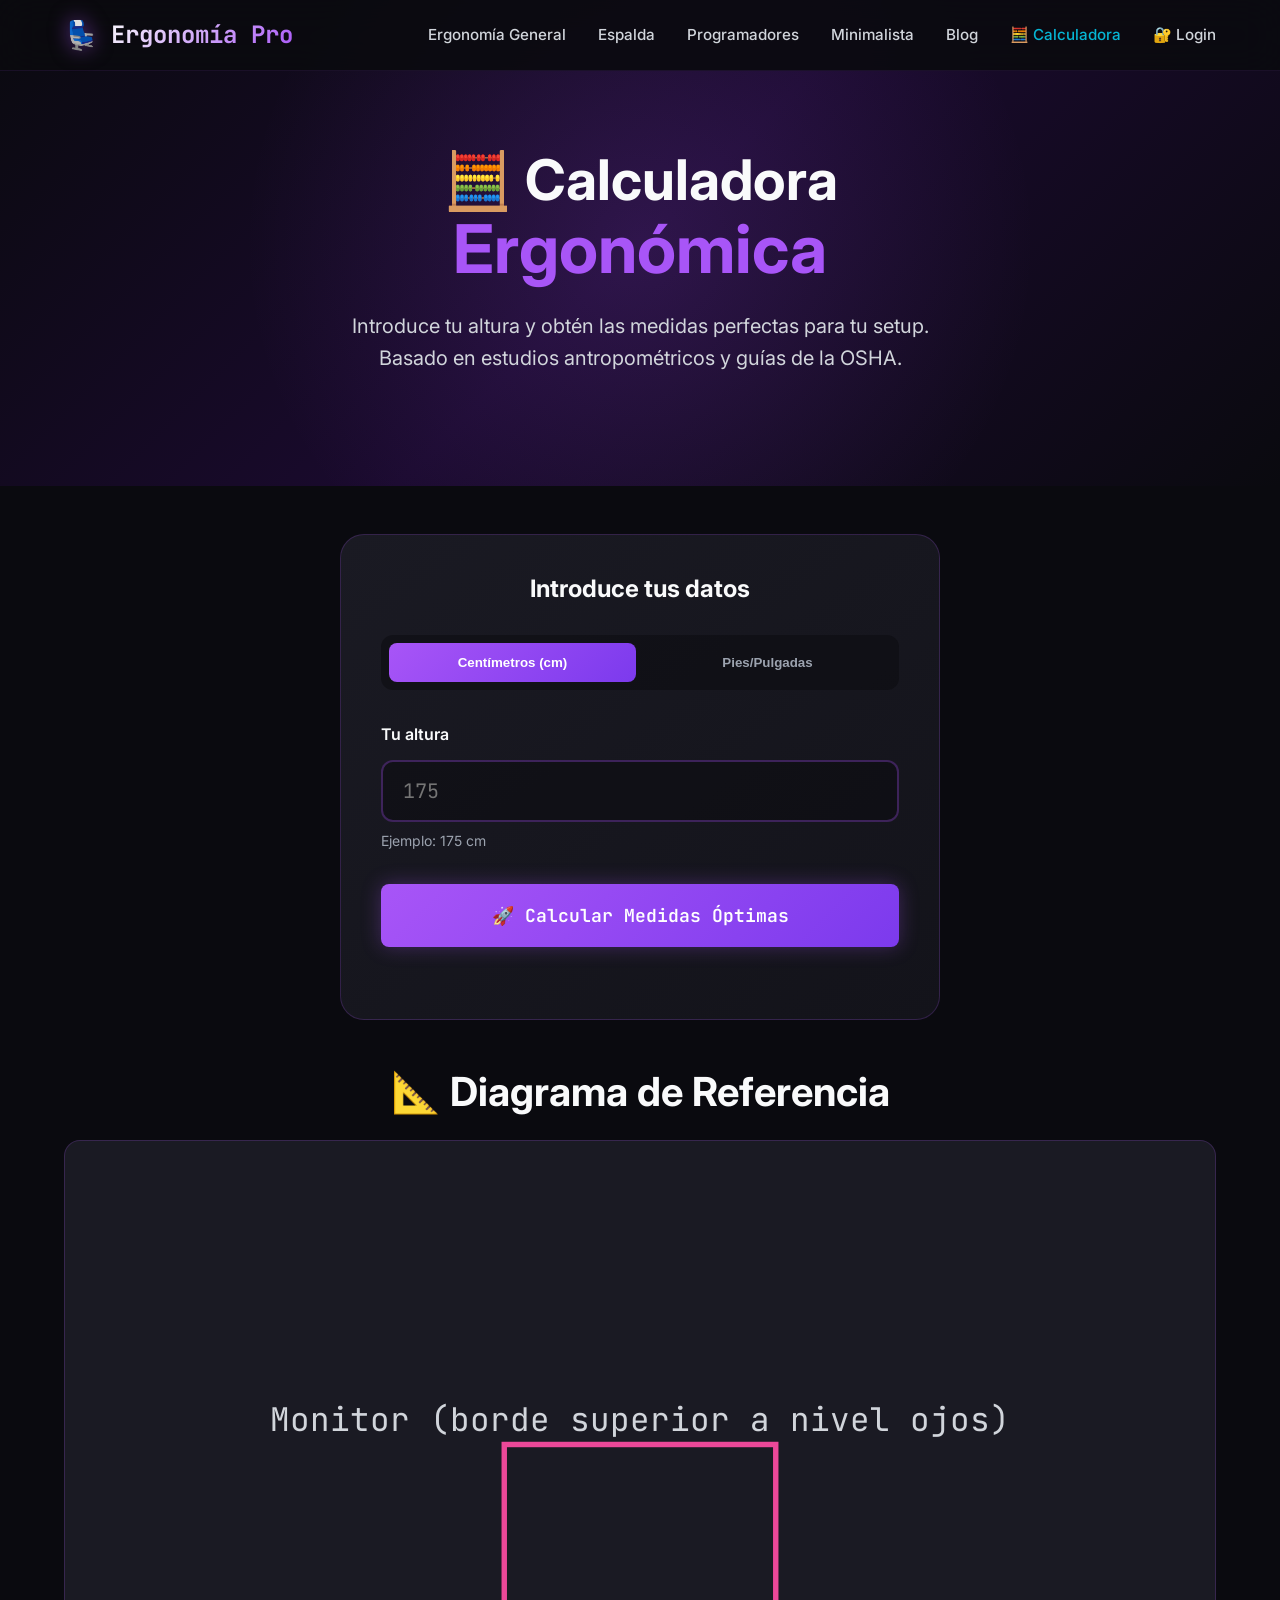
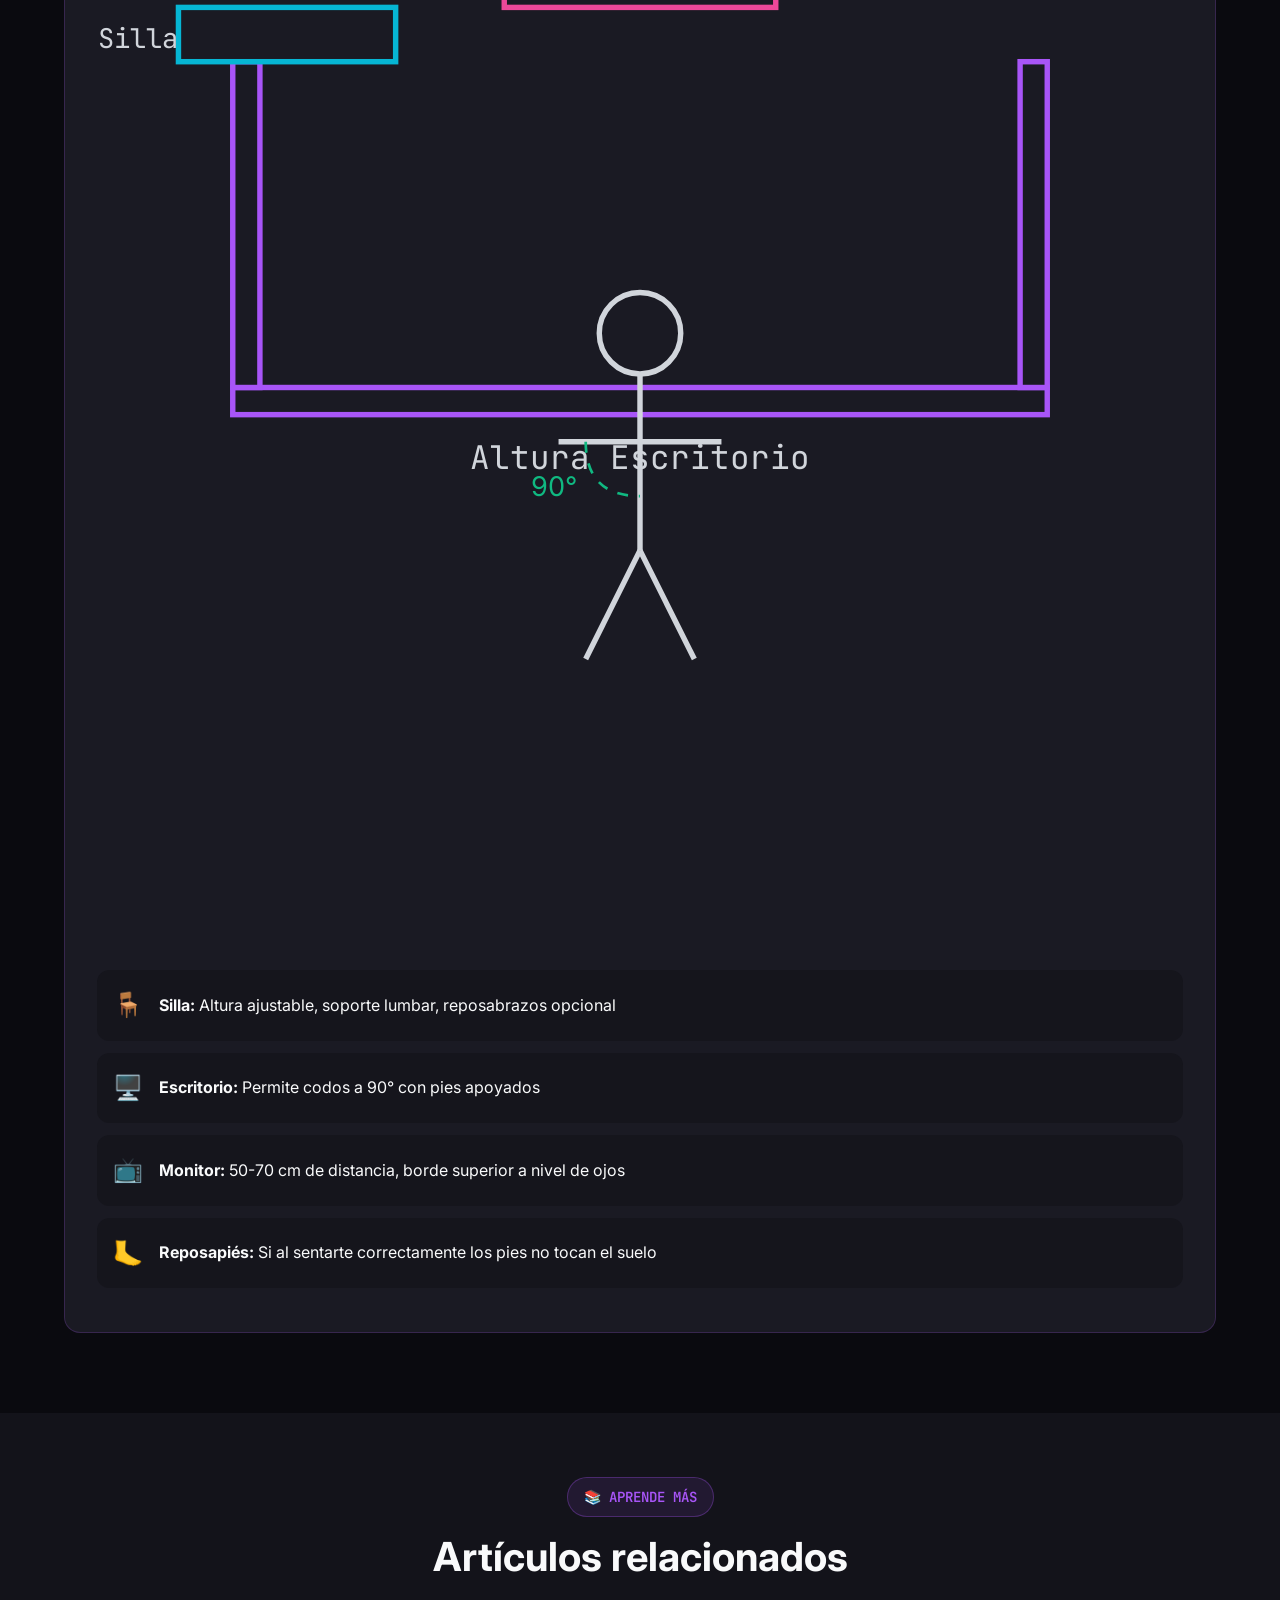
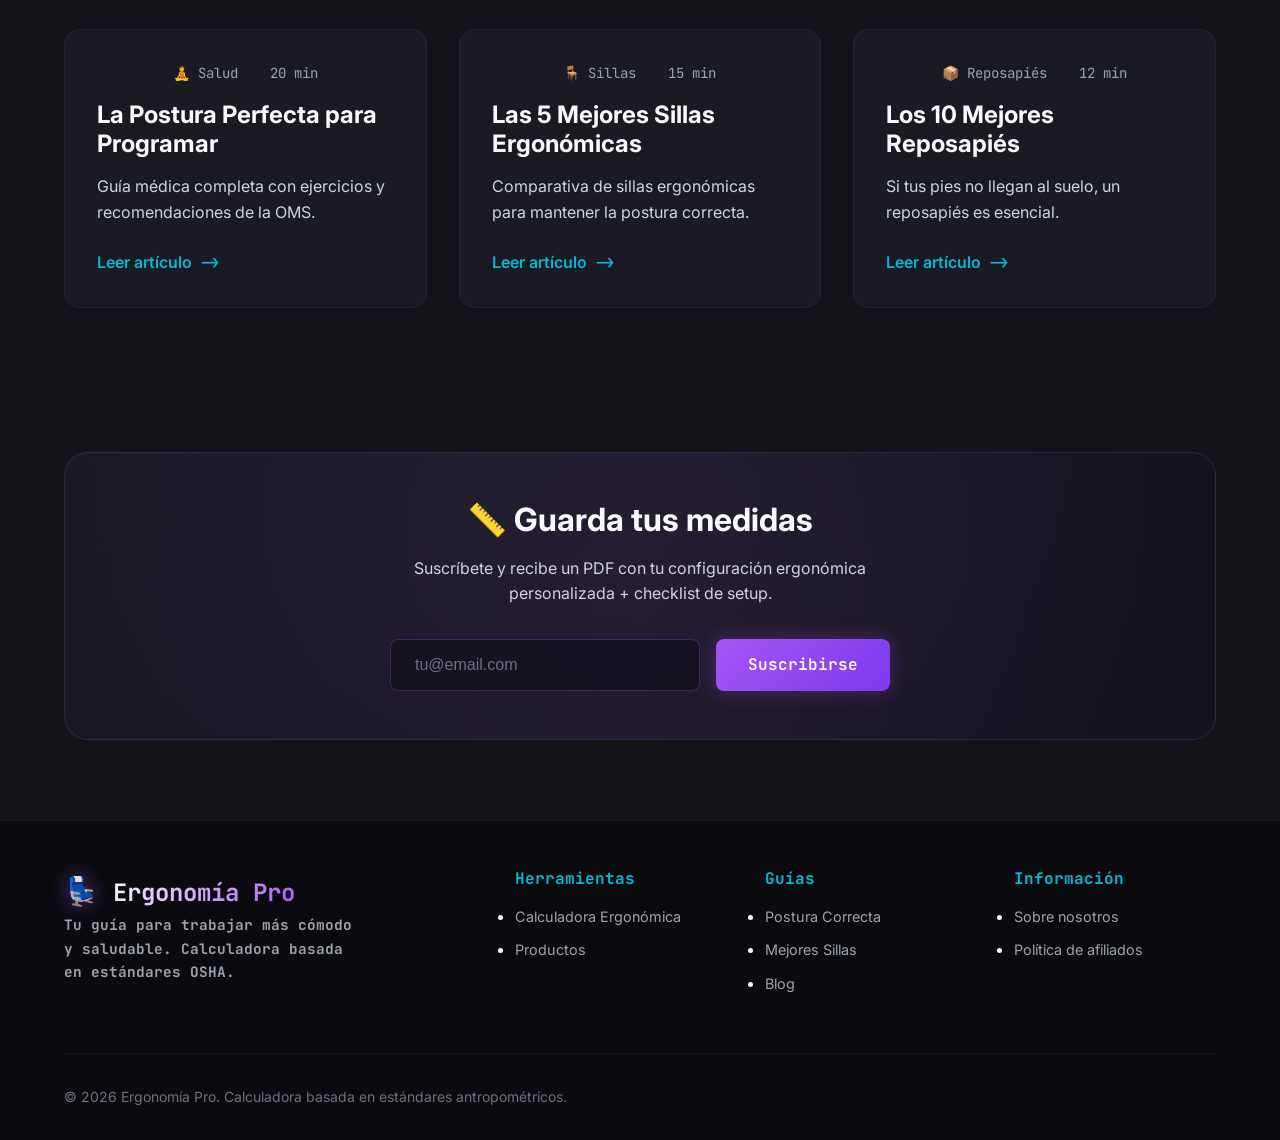
<file: calculadora-ergonomia.html>
<!DOCTYPE html>
<html lang="es">
<head>
    <meta charset="UTF-8">
    <meta name="viewport" content="width=device-width, initial-scale=1.0">
    <meta name="description" content="Calculadora ergonómica gratuita. Introduce tu altura y obtén las medidas ideales para tu escritorio, silla, monitor y setup de programador.">
    <meta name="keywords" content="calculadora ergonomía, altura escritorio, altura silla, distancia monitor, setup ergonómico">
    <title>Calculadora de Ergonomía | Medidas Perfectas para tu Setup</title>
    <link rel="stylesheet" href="./css/styles-dark.css">
    
    <!-- Schema.org SoftwareApplication Structured Data -->
    <script type="application/ld+json">
    {
        "@context": "https://schema.org",
        "@type": "SoftwareApplication",
        "name": "Calculadora de Ergonomía",
        "applicationCategory": "HealthApplication",
        "description": "Calculadora ergonómica gratuita que calcula las medidas ideales de escritorio, silla y monitor según tu altura corporal.",
        "operatingSystem": "Web",
        "offers": {
            "@type": "Offer",
            "price": "0",
            "priceCurrency": "EUR"
        },
        "author": {
            "@type": "Organization",
            "name": "Ergonomía Pro"
        },
        "aggregateRating": {
            "@type": "AggregateRating",
            "ratingValue": "4.8",
            "ratingCount": "127"
        }
    }
    </script>
    
    <!-- Schema.org WebPage Structured Data -->
    <script type="application/ld+json">
    {
        "@context": "https://schema.org",
        "@type": "WebPage",
        "name": "Calculadora de Ergonomía",
        "description": "Calculadora ergonómica gratuita. Introduce tu altura y obtén las medidas ideales para tu escritorio, silla, monitor y setup de programador.",
        "publisher": {
            "@type": "Organization",
            "name": "Ergonomía Pro"
        },
        "mainEntity": {
            "@type": "SoftwareApplication",
            "name": "Calculadora de Ergonomía"
        }
    }
    </script>
    <link rel="preconnect" href="https://fonts.googleapis.com">
    <link rel="preconnect" href="https://fonts.gstatic.com" crossorigin>
    <link href="https://fonts.googleapis.com/css2?family=Inter:wght@400;500;600;700&family=JetBrains+Mono:wght@400;500;600;700&display=swap" rel="stylesheet">
    <style>
        .calculator-container {
            background: var(--gradient-card);
            border: 1px solid rgba(168, 85, 247, 0.2);
            border-radius: 1.5rem;
            padding: 2.5rem;
            max-width: 600px;
            margin: 0 auto;
        }
        
        .input-group {
            margin-bottom: 2rem;
        }
        
        .input-group label {
            display: block;
            margin-bottom: 0.75rem;
            font-weight: 600;
            color: var(--text-primary);
        }
        
        .input-group input[type="number"] {
            width: 100%;
            padding: 1rem 1.25rem;
            background: rgba(10, 10, 15, 0.5);
            border: 2px solid rgba(168, 85, 247, 0.3);
            border-radius: 0.75rem;
            color: var(--text-primary);
            font-size: 1.25rem;
            font-family: var(--font-mono);
            outline: none;
            transition: all 0.3s;
        }
        
        .input-group input[type="number"]:focus {
            border-color: var(--neon-violet);
            box-shadow: var(--glow-violet);
        }
        
        .input-hint {
            display: block;
            margin-top: 0.5rem;
            font-size: 0.875rem;
            color: var(--text-muted);
        }
        
        .unit-toggle {
            display: flex;
            gap: 0.5rem;
            margin-bottom: 2rem;
            background: rgba(10, 10, 15, 0.5);
            padding: 0.5rem;
            border-radius: 0.75rem;
        }
        
        .unit-toggle button {
            flex: 1;
            padding: 0.75rem 1.5rem;
            background: transparent;
            border: none;
            color: var(--text-muted);
            font-weight: 600;
            cursor: pointer;
            border-radius: 0.5rem;
            transition: all 0.3s;
        }
        
        .unit-toggle button.active {
            background: var(--gradient-violet);
            color: white;
        }
        
        .calculate-btn {
            width: 100%;
            padding: 1.25rem;
            font-size: 1.125rem;
            margin-bottom: 2rem;
        }
        
        .results {
            display: none;
        }
        
        .results.show {
            display: block;
            animation: fadeIn 0.5s ease;
        }
        
        .result-card {
            background: rgba(168, 85, 247, 0.1);
            border: 1px solid rgba(168, 85, 247, 0.3);
            border-radius: 1rem;
            padding: 1.5rem;
            margin-bottom: 1rem;
            display: flex;
            align-items: center;
            gap: 1.25rem;
        }
        
        .result-icon {
            font-size: 2.5rem;
            flex-shrink: 0;
        }
        
        .result-content h4 {
            color: var(--text-secondary);
            font-size: 0.875rem;
            margin: 0 0 0.25rem 0;
            text-transform: uppercase;
            letter-spacing: 0.5px;
        }
        
        .result-value {
            font-size: 1.75rem;
            font-weight: 700;
            color: var(--neon-violet);
            font-family: var(--font-mono);
            margin: 0;
        }
        
        .result-range {
            font-size: 0.875rem;
            color: var(--text-muted);
            margin-top: 0.25rem;
        }
        
        .info-box {
            background: rgba(6, 182, 212, 0.1);
            border: 1px solid rgba(6, 182, 212, 0.3);
            border-radius: 1rem;
            padding: 1.5rem;
            margin-top: 2rem;
        }
        
        .info-box h4 {
            color: var(--neon-cyan);
            margin: 0 0 0.75rem 0;
        }
        
        .info-box p {
            margin: 0;
            color: var(--text-secondary);
            font-size: 0.95rem;
        }
        
        .diagram-section {
            margin-top: 3rem;
            text-align: center;
        }
        
        .diagram-container {
            background: var(--bg-card);
            border: 1px solid rgba(168, 85, 247, 0.2);
            border-radius: 1rem;
            padding: 2rem;
            margin-top: 1.5rem;
        }
        
        .ergo-diagram {
            max-width: 100%;
            height: auto;
        }
        
        .measurement-list {
            text-align: left;
            margin-top: 2rem;
        }
        
        .measurement-item {
            display: flex;
            align-items: center;
            gap: 1rem;
            padding: 1rem;
            background: rgba(10, 10, 15, 0.3);
            border-radius: 0.75rem;
            margin-bottom: 0.75rem;
        }
        
        .measurement-item span:first-child {
            font-size: 1.5rem;
        }
        
        @keyframes fadeIn {
            from { opacity: 0; transform: translateY(10px); }
            to { opacity: 1; transform: translateY(0); }
        }
    </style>
</head>
<body>
    <!-- Header -->
    <header class="header">
        <div class="container">
            <nav class="nav">
                <a href="./index.html" class="logo">
                    <span class="logo-icon">💺</span>
                    <span class="logo-text">Ergonomía Pro</span>
                </a>
                <button class="nav-toggle" aria-label="Menú" id="navToggle">
                    <span></span>
                    <span></span>
                    <span></span>
                </button>
                <ul class="nav-menu" id="navMenu">
                    <li><a href="./categorias/general.html">Ergonomía General</a></li>
                    <li><a href="./categorias/espalda.html">Espalda</a></li>
                    <li><a href="./categorias/programadores.html">Programadores</a></li>
                    <li><a href="./categorias/minimalista.html">Minimalista</a></li>
                    <li><a href="./articulos/">Blog</a></li>
                    <li><a href="./calculadora-ergonomia.html" style="color: var(--neon-cyan);">🧮 Calculadora</a></li>
                </ul>
            </nav>
        </div>
    </header>

    <!-- Hero Section -->
    <section class="hero">
        <div class="container">
            <div class="hero-content">
                <h1>🧮 Calculadora <span class="highlight-violet">Ergonómica</span></h1>
                <p class="hero-subtitle">Introduce tu altura y obtén las medidas perfectas para tu setup. Basado en estudios antropométricos y guías de la OSHA.</p>
            </div>
        </div>
    </section>

    <!-- Calculator Section -->
    <section class="categories" style="padding: 3rem 0 5rem;">
        <div class="container">
            <div class="calculator-container">
                <h2 style="text-align: center; margin-bottom: 2rem;">Introduce tus datos</h2>
                
                <!-- Unit Toggle -->
                <div class="unit-toggle">
                    <button type="button" class="active" data-unit="cm" onclick="setUnit('cm')">Centímetros (cm)</button>
                    <button type="button" data-unit="inches" onclick="setUnit('inches')">Pies/Pulgadas</button>
                </div>
                
                <!-- Height Input -->
                <div class="input-group" id="input-cm">
                    <label for="height-cm">Tu altura</label>
                    <input type="number" id="height-cm" placeholder="175" min="120" max="220" step="1">
                    <span class="input-hint">Ejemplo: 175 cm</span>
                </div>
                
                <div class="input-group" id="input-inches" style="display: none;">
                    <label for="height-ft">Tu altura</label>
                    <div style="display: flex; gap: 1rem;">
                        <input type="number" id="height-ft" placeholder="5" min="3" max="7" style="flex: 1;">
                        <input type="number" id="height-in" placeholder="9" min="0" max="11" style="flex: 1;">
                    </div>
                    <span class="input-hint">Pies y pulgadas (ej: 5'9")</span>
                </div>
                
                <button class="btn btn-primary calculate-btn" onclick="calculateErgonomics()">
                    🚀 Calcular Medidas Óptimas
                </button>
                
                <!-- Results -->
                <div class="results" id="results">
                    <h3 style="text-align: center; margin-bottom: 1.5rem; color: var(--neon-cyan);">
                        📏 Tus Medidas Ideales
                    </h3>
                    
                    <div class="result-card">
                        <span class="result-icon">🪑</span>
                        <div class="result-content">
                            <h4>Altura del Asiento (Silla)</h4>
                            <p class="result-value" id="seat-height">--</p>
                            <p class="result-range">Rodillas a 90°, pies apoyados</p>
                        </div>
                    </div>
                    
                    <div class="result-card">
                        <span class="result-icon">🖥️</span>
                        <div class="result-content">
                            <h4>Altura del Escritorio</h4>
                            <p class="result-value" id="desk-height">--</p>
                            <p class="result-range">Codos a 90°, antebrazos paralelos</p>
                        </div>
                    </div>
                    
                    <div class="result-card">
                        <span class="result-icon">📺</span>
                        <div class="result-content">
                            <h4>Altura del Monitor</h4>
                            <p class="result-value" id="monitor-height">--</p>
                            <p class="result-range">Borde superior a nivel de ojos</p>
                        </div>
                    </div>
                    
                    <div class="result-card">
                        <span class="result-icon">👁️</span>
                        <div class="result-content">
                            <h4>Distancia al Monitor</h4>
                            <p class="result-value" id="monitor-distance">--</p>
                            <p class="result-range">Al alcance del brazo extendido</p>
                        </div>
                    </div>
                    
                    <div class="result-card">
                        <span class="result-icon">🦶</span>
                        <div class="result-content">
                            <h4>Reposapiés (si aplica)</h4>
                            <p class="result-value" id="footrest">--</p>
                            <p class="result-range">Si tus pies no llegan al suelo</p>
                        </div>
                    </div>
                    
                    <div class="info-box">
                        <h4>💡 Consejo Pro</h4>
                        <p>Estas medidas son puntos de partida. Ajusta ligeramente según tu comodidad y el grosor de tu calzado. Lo importante es mantener los ángulos recomendados: rodillas y codos a ~90°.</p>
                    </div>
                </div>
            </div>
            
            <!-- Diagram Section -->
            <div class="diagram-section">
                <h2 class="section-title">📐 Diagrama de Referencia</h2>
                <div class="diagram-container">
                    <svg viewBox="0 0 400 500" class="ergo-diagram" xmlns="http://www.w3.org/2000/svg">
                        <!-- Simplified ergonomic diagram -->
                        <rect x="50" y="300" width="300" height="10" fill="#1a1a23" stroke="#a855f7" stroke-width="2"/>
                        <rect x="50" y="180" width="10" height="120" fill="#1a1a23" stroke="#a855f7" stroke-width="2"/>
                        <rect x="340" y="180" width="10" height="120" fill="#1a1a23" stroke="#a855f7" stroke-width="2"/>
                        <rect x="30" y="160" width="80" height="20" fill="#1a1a23" stroke="#06b6d4" stroke-width="2"/>
                        <rect x="150" y="100" width="100" height="60" fill="#1a1a23" stroke="#ec4899" stroke-width="2"/>
                        
                        <!-- Labels -->
                        <text x="200" y="330" text-anchor="middle" fill="#d1d5db" font-size="12" font-family="JetBrains Mono">Altura Escritorio</text>
                        <text x="15" y="175" text-anchor="middle" fill="#d1d5db" font-size="10" font-family="JetBrains Mono">Silla</text>
                        <text x="200" y="95" text-anchor="middle" fill="#d1d5db" font-size="12" font-family="JetBrains Mono">Monitor (borde superior a nivel ojos)</text>
                        
                        <!-- Person simplified -->
                        <circle cx="200" cy="280" r="15" fill="none" stroke="#d1d5db" stroke-width="2"/>
                        <line x1="200" y1="295" x2="200" y2="360" stroke="#d1d5db" stroke-width="2"/>
                        <line x1="170" y1="320" x2="200" y2="320" stroke="#d1d5db" stroke-width="2"/>
                        <line x1="200" y1="320" x2="230" y2="320" stroke="#d1d5db" stroke-width="2"/>
                        <line x1="200" y1="360" x2="180" y2="400" stroke="#d1d5db" stroke-width="2"/>
                        <line x1="200" y1="360" x2="220" y2="400" stroke="#d1d5db" stroke-width="2"/>
                        
                        <!-- Angles -->
                        <path d="M 180 320 Q 180 340 200 340" fill="none" stroke="#10b981" stroke-width="1" stroke-dasharray="4"/>
                        <text x="160" y="340" fill="#10b981" font-size="10">90°</text>
                    </svg>
                    
                    <div class="measurement-list">
                        <div class="measurement-item">
                            <span>🪑</span>
                            <div>
                                <strong>Silla:</strong> Altura ajustable, soporte lumbar, reposabrazos opcional
                            </div>
                        </div>
                        <div class="measurement-item">
                            <span>🖥️</span>
                            <div>
                                <strong>Escritorio:</strong> Permite codos a 90° con pies apoyados
                            </div>
                        </div>
                        <div class="measurement-item">
                            <span>📺</span>
                            <div>
                                <strong>Monitor:</strong> 50-70 cm de distancia, borde superior a nivel de ojos
                            </div>
                        </div>
                        <div class="measurement-item">
                            <span>🦶</span>
                            <div>
                                <strong>Reposapiés:</strong> Si al sentarte correctamente los pies no tocan el suelo
                            </div>
                        </div>
                    </div>
                </div>
            </div>
        </div>
    </section>

    <!-- Related Content -->
    <section class="articles" style="background: var(--bg-secondary); padding: 4rem 0;">
        <div class="container">
            <div class="section-header">
                <span class="section-tag">📚 APRENDE MÁS</span>
                <h2 class="section-title">Artículos relacionados</h2>
            </div>
            <div class="articles-grid">
                <article class="article-card">
                    <div class="article-meta">
                        <span>🧘 Salud</span>
                        <span>20 min</span>
                    </div>
                    <h3><a href="./articulos/postura-perfecta-programar.html">La Postura Perfecta para Programar</a></h3>
                    <p>Guía médica completa con ejercicios y recomendaciones de la OMS.</p>
                    <a href="./articulos/postura-perfecta-programar.html" class="read-more">Leer artículo</a>
                </article>
                
                <article class="article-card">
                    <div class="article-meta">
                        <span>🪑 Sillas</span>
                        <span>15 min</span>
                    </div>
                    <h3><a href="./articulos/mejores-sillas-ergonomicas-2026.html">Las 5 Mejores Sillas Ergonómicas</a></h3>
                    <p>Comparativa de sillas ergonómicas para mantener la postura correcta.</p>
                    <a href="./articulos/mejores-sillas-ergonomicas-2026.html" class="read-more">Leer artículo</a>
                </article>
                
                <article class="article-card">
                    <div class="article-meta">
                        <span>📦 Reposapiés</span>
                        <span>12 min</span>
                    </div>
                    <h3><a href="./articulos/mejores-reposapies-oficina.html">Los 10 Mejores Reposapiés</a></h3>
                    <p>Si tus pies no llegan al suelo, un reposapiés es esencial.</p>
                    <a href="./articulos/mejores-reposapies-oficina.html" class="read-more">Leer artículo</a>
                </article>
            </div>
        </div>
    </section>

    <!-- Newsletter -->
    <section class="newsletter">
        <div class="container">
            <div class="newsletter-box">
                <div class="newsletter-content">
                    <h2>📏 Guarda tus medidas</h2>
                    <p>Suscríbete y recibe un PDF con tu configuración ergonómica personalizada + checklist de setup.</p>
                    <form class="newsletter-form" id="newsletterForm">
                        <input type="email" placeholder="tu@email.com" required aria-label="Tu email">
                        <button type="submit" class="btn btn-primary">Suscribirse</button>
                    </form>
                </div>
            </div>
        </div>
    </section>

    <!-- Footer -->
    <footer class="footer">
        <div class="container">
            <div class="footer-grid">
                <div class="footer-brand">
                    <span class="logo-icon">💺</span>
                    <span class="logo-text">Ergonomía Pro</span>
                    <p class="footer-about">Tu guía para trabajar más cómodo y saludable. Calculadora basada en estándares OSHA.</p>
                </div>
                <div class="footer-links">
                    <h4>Herramientas</h4>
                    <ul>
                        <li><a href="./calculadora-ergonomia.html">Calculadora Ergonómica</a></li>
                        <li><a href="./categorias/general.html">Productos</a></li>
                    </ul>
                </div>
                <div class="footer-links">
                    <h4>Guías</h4>
                    <ul>
                        <li><a href="./articulos/postura-perfecta-programar.html">Postura Correcta</a></li>
                        <li><a href="./articulos/mejores-sillas-ergonomicas-2026.html">Mejores Sillas</a></li>
                        <li><a href="./articulos/">Blog</a></li>
                    </ul>
                </div>
                <div class="footer-links">
                    <h4>Información</h4>
                    <ul>
                        <li><a href="./sobre.html">Sobre nosotros</a></li>
                        <li><a href="./afiliados.html">Política de afiliados</a></li>
                    </ul>
                </div>
            </div>
            <div class="footer-bottom">
                <p>&copy; 2026 Ergonomía Pro. Calculadora basada en estándares antropométricos.</p>
            </div>
        </div>
    </footer>

    <script src="./js/main.js"></script>
    <script>
        let currentUnit = 'cm';
        
        function setUnit(unit) {
            currentUnit = unit;
            document.querySelectorAll('.unit-toggle button').forEach(btn => {
                btn.classList.toggle('active', btn.dataset.unit === unit);
            });
            
            if (unit === 'cm') {
                document.getElementById('input-cm').style.display = 'block';
                document.getElementById('input-inches').style.display = 'none';
            } else {
                document.getElementById('input-cm').style.display = 'none';
                document.getElementById('input-inches').style.display = 'block';
            }
            
            // Hide results when switching units
            document.getElementById('results').classList.remove('show');
        }
        
        function calculateErgonomics() {
            let heightCm;
            
            if (currentUnit === 'cm') {
                heightCm = parseFloat(document.getElementById('height-cm').value);
            } else {
                const feet = parseFloat(document.getElementById('height-ft').value) || 0;
                const inches = parseFloat(document.getElementById('height-in').value) || 0;
                heightCm = ((feet * 12) + inches) * 2.54;
            }
            
            if (!heightCm || heightCm < 120 || heightCm > 220) {
                alert('Por favor, introduce una altura válida entre 120 y 220 cm (o 3\'11" y 7\'3").');
                return;
            }
            
            // Anthropometric calculations based on OSHA and ergonomic standards
            // Using popliteal height (floor to back of knee) ratios
            
            const poplitealHeight = heightCm * 0.285; // ~28.5% of height
            const elbowHeight = heightCm * 0.63; // ~63% of height (seated)
            const eyeHeight = heightCm * 0.93; // ~93% of height (seated)
            const armLength = heightCm * 0.35; // ~35% of height
            
            // Seat height: popliteal height minus shoe height (2-3cm)
            const seatHeight = Math.round(poplitealHeight - 3);
            
            // Desk height: elbow height when seated
            const deskHeight = Math.round(elbowHeight - 25); // Subtract thigh height approx
            
            // Monitor height: eye level when seated
            const monitorHeight = Math.round(eyeHeight - 25 + 5); // Screen center slightly below eye level
            
            // Monitor distance: arm length
            const monitorDistance = Math.round(armLength);
            
            // Footrest needed if popliteal height < 40cm (rare)
            const needsFootrest = poplitealHeight < 42;
            
            // Format display
            const formatValue = (cm) => {
                if (currentUnit === 'cm') {
                    return `${cm} cm`;
                } else {
                    const totalInches = cm / 2.54;
                    const ft = Math.floor(totalInches / 12);
                    const in_ = Math.round(totalInches % 12);
                    return in_ === 0 ? `${ft}'` : `${ft}'${in_}"`;
                }
            };
            
            const formatRange = (min, max) => {
                if (currentUnit === 'cm') {
                    return `${min}-${max} cm`;
                } else {
                    const minFt = Math.floor((min / 2.54) / 12);
                    const minIn = Math.round((min / 2.54) % 12);
                    const maxFt = Math.floor((max / 2.54) / 12);
                    const maxIn = Math.round((max / 2.54) % 12);
                    return `${minFt}'${minIn}"-${maxFt}'${maxIn}"`;
                }
            };
            
            document.getElementById('seat-height').textContent = formatValue(seatHeight);
            document.getElementById('desk-height').textContent = formatValue(deskHeight);
            document.getElementById('monitor-height').textContent = formatValue(monitorHeight);
            document.getElementById('monitor-distance').textContent = formatRange(monitorDistance - 5, monitorDistance + 15);
            
            const footrestEl = document.getElementById('footrest');
            if (needsFootrest) {
                footrestEl.textContent = 'Sí, recomendado';
                footrestEl.style.color = '#fbbf24';
            } else {
                footrestEl.textContent = 'No necesario';
                footrestEl.style.color = '#10b981';
            }
            
            document.getElementById('results').classList.add('show');
            
            // Smooth scroll to results
            document.getElementById('results').scrollIntoView({ behavior: 'smooth', block: 'nearest' });
        }
        
        // Allow Enter key to calculate
        document.querySelectorAll('input[type="number"]').forEach(input => {
            input.addEventListener('keypress', (e) => {
                if (e.key === 'Enter') calculateErgonomics();
            });
        });
    </script>
</body>
</html>
</file>
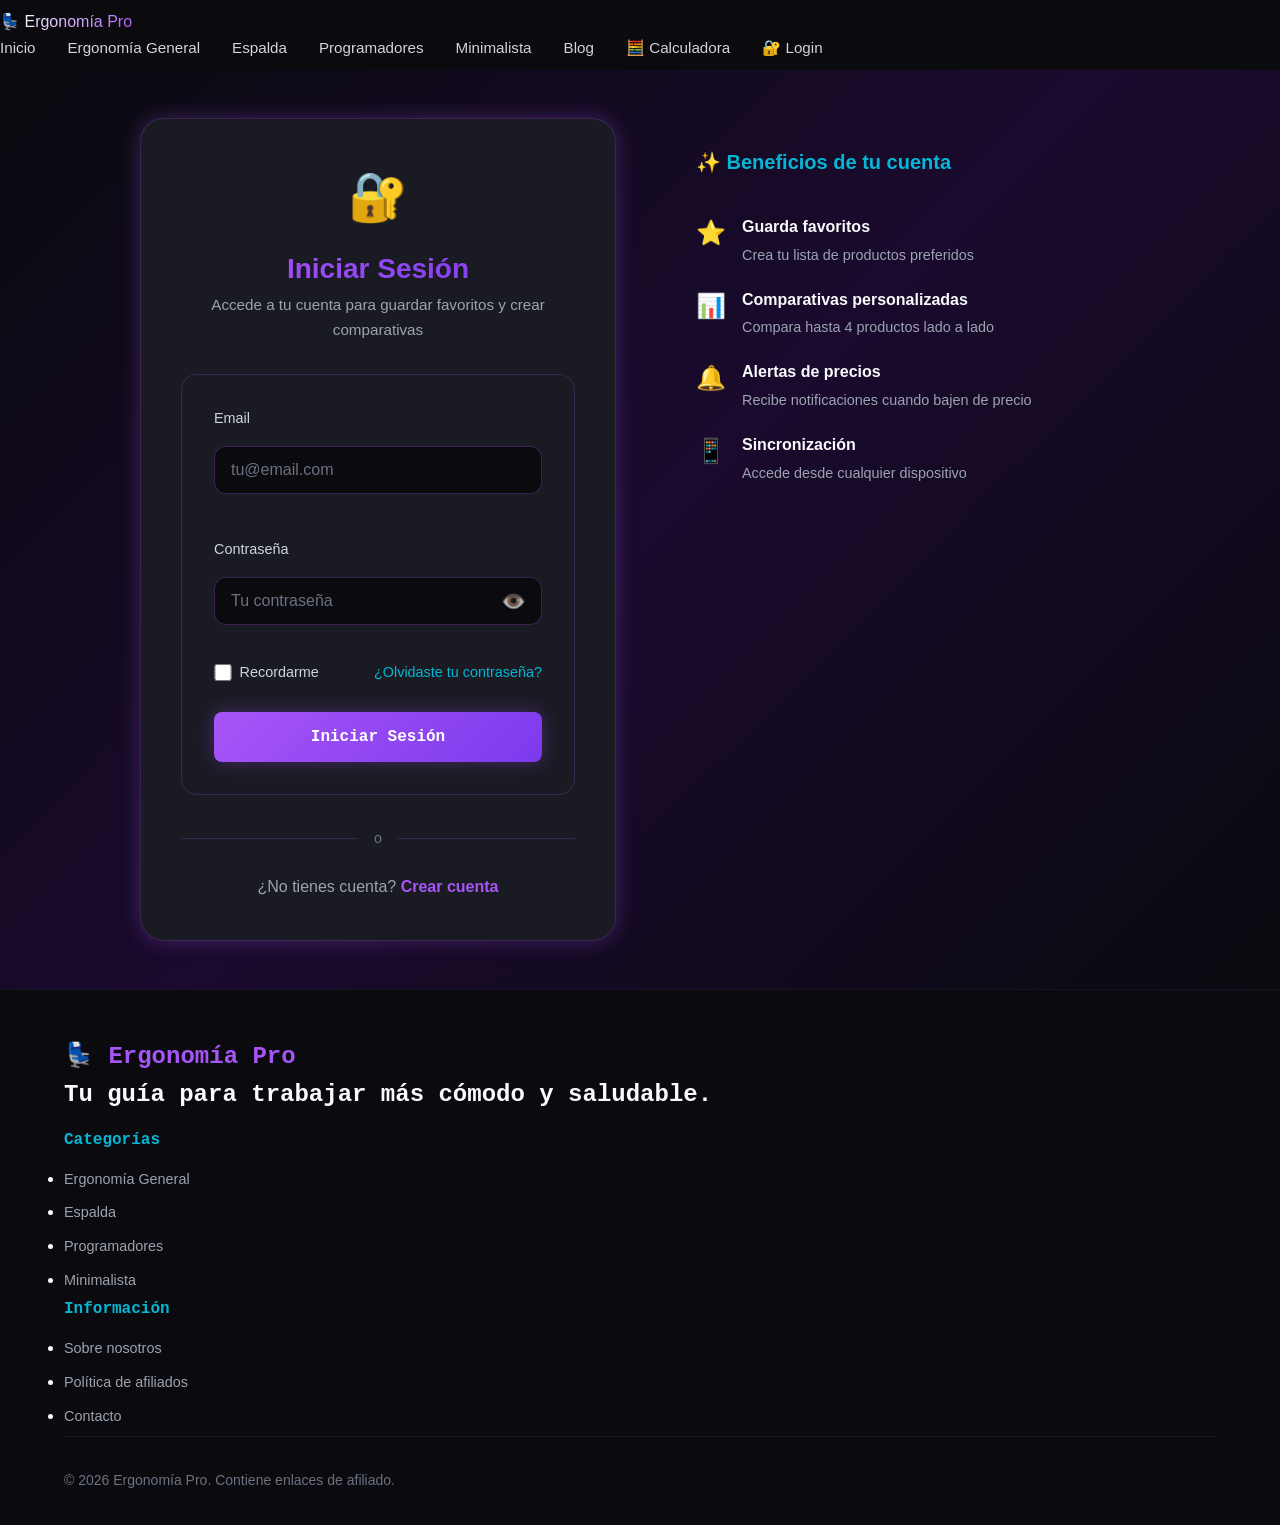
<file: login.html>
<!DOCTYPE html>
<html lang="es">
<head>
    <meta charset="UTF-8">
    <meta name="viewport" content="width=device-width, initial-scale=1.0">
    <meta name="description" content="Inicia sesión en Ergonomía Pro para guardar tus productos favoritos y crear comparativas personalizadas.">
    <title>Login | Ergonomía Pro</title>
    <link rel="stylesheet" href="css/styles-dark.css">
    <link rel="icon" href="data:image/svg+xml,<svg xmlns=%22http://www.w3.org/2000/svg%22 viewBox=%220 0 100 100%22><text y=%22.9em%22 font-size=%2290%22>💺</text></svg>">
</head>
<body>
    <!-- Navegación -->
    <nav class="nav" role="navigation" aria-label="Navegación principal">
        <div class="nav-container">
            <a href="./" class="nav-logo">
                <span class="logo-emoji">💺</span>
                <span class="logo-text">Ergonomía Pro</span>
            </a>
            
            <button class="nav-toggle" id="navToggle" aria-label="Abrir menú de navegación" aria-expanded="false">
                <span></span>
                <span></span>
                <span></span>
            </button>
            
            <ul class="nav-menu" id="navMenu">
                <li><a href="./">Inicio</a></li>
                <li><a href="categorias/general.html">Ergonomía General</a></li>
                <li><a href="categorias/espalda.html">Espalda</a></li>
                <li><a href="categorias/programadores.html">Programadores</a></li>
                <li><a href="categorias/minimalista.html">Minimalista</a></li>
                <li><a href="articulos/">Blog</a></li>
                <li><a href="calculadora-ergonomia.html">🧮 Calculadora</a></li>
            </ul>
        </div>
    </nav>

    <!-- Main Content -->
    <main class="auth-page">
        <div class="auth-container">
            <div class="auth-box">
                <div class="auth-header">
                    <span class="auth-icon">🔐</span>
                    <h1>Iniciar Sesión</h1>
                    <p>Accede a tu cuenta para guardar favoritos y crear comparativas</p>
                </div>

                <form id="loginForm" class="auth-form">
                    <div class="form-group">
                        <label for="email">Email</label>
                        <input 
                            type="email" 
                            id="email" 
                            name="email" 
                            placeholder="tu@email.com" 
                            required
                            autocomplete="email"
                        >
                    </div>

                    <div class="form-group">
                        <label for="password">Contraseña</label>
                        <div class="password-input-wrapper">
                            <input 
                                type="password" 
                                id="password" 
                                name="password" 
                                placeholder="Tu contraseña" 
                                required
                                autocomplete="current-password"
                            >
                            <button type="button" class="toggle-password" id="togglePassword" aria-label="Mostrar contraseña">
                                👁️
                            </button>
                        </div>
                    </div>

                    <div class="form-options">
                        <label class="remember-me">
                            <input type="checkbox" id="rememberMe" name="rememberMe">
                            <span>Recordarme</span>
                        </label>
                        <a href="#" class="forgot-password">¿Olvidaste tu contraseña?</a>
                    </div>

                    <button type="submit" class="btn btn-primary btn-full" id="loginBtn">
                        <span class="btn-text">Iniciar Sesión</span>
                        <span class="btn-loading" style="display: none;">Cargando...</span>
                    </button>
                </form>

                <div class="auth-divider">
                    <span>o</span>
                </div>

                <div class="auth-footer">
                    <p>¿No tienes cuenta? <a href="registro.html" class="auth-link">Crear cuenta</a></p>
                </div>
            </div>

            <!-- Beneficios -->
            <div class="auth-benefits">
                <h3>✨ Beneficios de tu cuenta</h3>
                <ul class="benefits-list">
                    <li>
                        <span class="benefit-icon">⭐</span>
                        <div>
                            <strong>Guarda favoritos</strong>
                            <p>Crea tu lista de productos preferidos</p>
                        </div>
                    </li>
                    <li>
                        <span class="benefit-icon">📊</span>
                        <div>
                            <strong>Comparativas personalizadas</strong>
                            <p>Compara hasta 4 productos lado a lado</p>
                        </div>
                    </li>
                    <li>
                        <span class="benefit-icon">🔔</span>
                        <div>
                            <strong>Alertas de precios</strong>
                            <p>Recibe notificaciones cuando bajen de precio</p>
                        </div>
                    </li>
                    <li>
                        <span class="benefit-icon">📱</span>
                        <div>
                            <strong>Sincronización</strong>
                            <p>Accede desde cualquier dispositivo</p>
                        </div>
                    </li>
                </ul>
            </div>
        </div>
    </main>

    <!-- Footer -->
    <footer class="footer">
        <div class="container">
            <div class="footer-content">
                <div class="footer-brand">
                    <span class="footer-logo">💺</span>
                    <span>Ergonomía Pro</span>
                    <p>Tu guía para trabajar más cómodo y saludable.</p>
                </div>
                
                <div class="footer-links">
                    <div class="footer-section">
                        <h4>Categorías</h4>
                        <ul>
                            <li><a href="categorias/general.html">Ergonomía General</a></li>
                            <li><a href="categorias/espalda.html">Espalda</a></li>
                            <li><a href="categorias/programadores.html">Programadores</a></li>
                            <li><a href="categorias/minimalista.html">Minimalista</a></li>
                        </ul>
                    </div>
                    
                    <div class="footer-section">
                        <h4>Información</h4>
                        <ul>
                            <li><a href="sobre.html">Sobre nosotros</a></li>
                            <li><a href="afiliados.html">Política de afiliados</a></li>
                            <li><a href="contacto.html">Contacto</a></li>
                        </ul>
                    </div>
                </div>
            </div>
            
            <div class="footer-bottom">
                <p>&copy; 2026 Ergonomía Pro. Contiene enlaces de afiliado.</p>
            </div>
        </div>
    </footer>

    <script src="js/main.js"></script>
    <script>
        // Toggle password visibility
        document.getElementById('togglePassword')?.addEventListener('click', function() {
            const passwordInput = document.getElementById('password');
            const type = passwordInput.getAttribute('type') === 'password' ? 'text' : 'password';
            passwordInput.setAttribute('type', type);
            this.textContent = type === 'password' ? '👁️' : '🙈';
        });

        // Handle login form
        document.getElementById('loginForm')?.addEventListener('submit', async function(e) {
            e.preventDefault();
            
            const btn = document.getElementById('loginBtn');
            const btnText = btn.querySelector('.btn-text');
            const btnLoading = btn.querySelector('.btn-loading');
            
            // Show loading state
            btn.disabled = true;
            btnText.style.display = 'none';
            btnLoading.style.display = 'inline';
            
            try {
                const email = document.getElementById('email').value;
                const password = document.getElementById('password').value;
                const rememberMe = document.getElementById('rememberMe').checked;
                
                const result = await login(email, password);
                
                if (result.access_token) {
                    // If remember me is checked, token is already saved in localStorage by login()
                    // If not, we might want to use sessionStorage instead
                    if (!rememberMe) {
                        // Move from localStorage to sessionStorage
                        const token = localStorage.getItem('authToken');
                        localStorage.removeItem('authToken');
                        sessionStorage.setItem('authToken', token);
                    }
                    
                    showNotification('¡Bienvenido de vuelta!', 'success');
                    
                    // Redirect to home or previous page
                    const urlParams = new URLSearchParams(window.location.search);
                    let redirect = urlParams.get('redirect');
                    
                    // If no redirect param, go to home (handle GitHub Pages subdirectory)
                    if (!redirect) {
                        redirect = getHomeUrl();
                    }
                    
                    setTimeout(() => {
                        window.location.href = redirect;
                    }, 1500);
                }
            } catch (error) {
                console.error('Login error:', error);
                showNotification(error.message || 'Error al iniciar sesión. Verifica tus credenciales.', 'error');
            } finally {
                btn.disabled = false;
                btnText.style.display = 'inline';
                btnLoading.style.display = 'none';
            }
        });

        // Check if already logged in
        document.addEventListener('DOMContentLoaded', () => {
            const token = localStorage.getItem('authToken') || sessionStorage.getItem('authToken');
            if (token) {
                // Optionally redirect to home if already logged in
                // window.location.href = '/';
            }
        });
    </script>
</body>
</html>
</file>
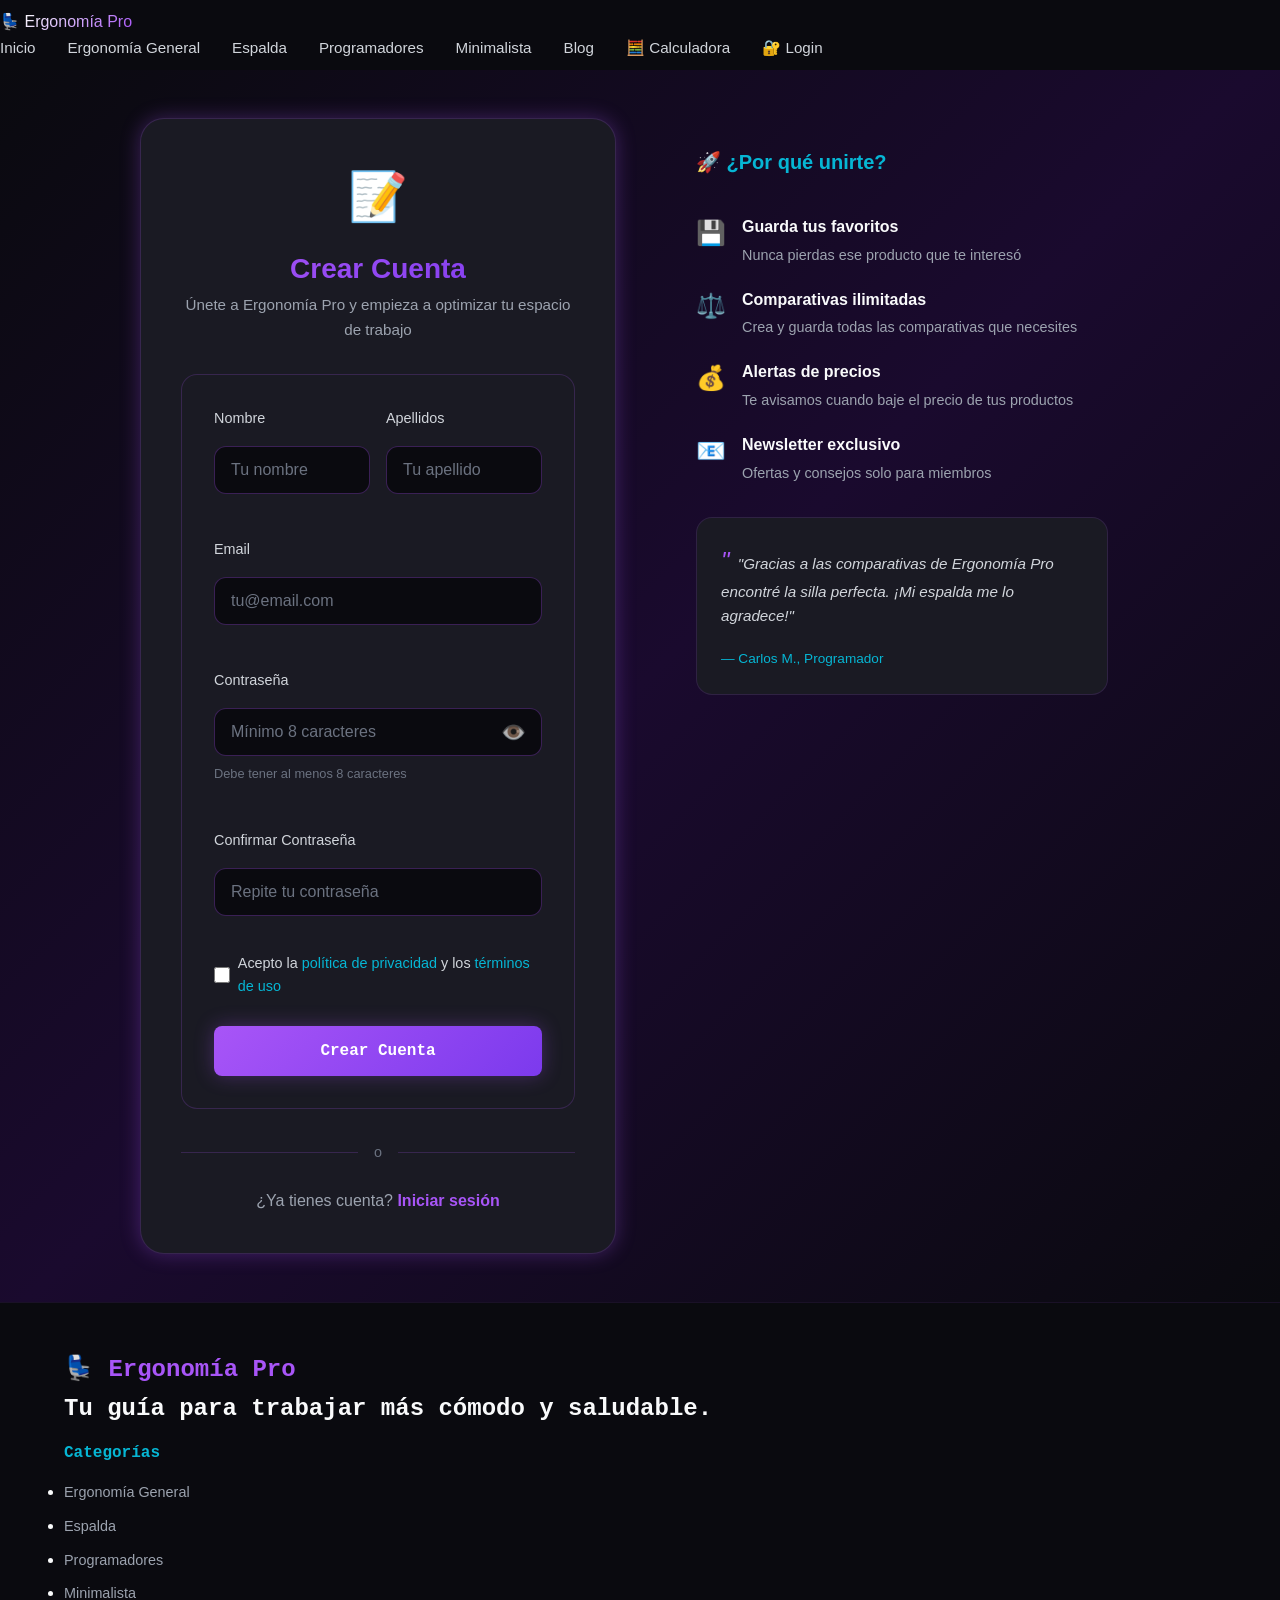
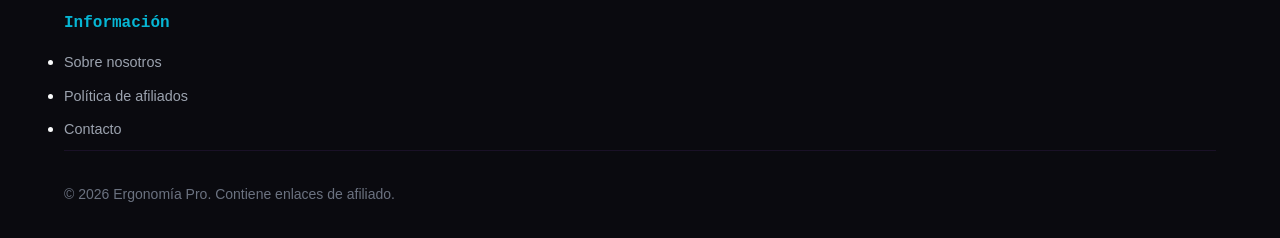
<file: registro.html>
<!DOCTYPE html>
<html lang="es">
<head>
    <meta charset="UTF-8">
    <meta name="viewport" content="width=device-width, initial-scale=1.0">
    <meta name="description" content="Crea tu cuenta en Ergonomía Pro para guardar tus productos favoritos y crear comparativas personalizadas.">
    <title>Crear Cuenta | Ergonomía Pro</title>
    <link rel="stylesheet" href="css/styles-dark.css">
    <link rel="icon" href="data:image/svg+xml,<svg xmlns=%22http://www.w3.org/2000/svg%22 viewBox=%220 0 100 100%22><text y=%22.9em%22 font-size=%2290%22>💺</text></svg>">
</head>
<body>
    <!-- Navegación -->
    <nav class="nav" role="navigation" aria-label="Navegación principal">
        <div class="nav-container">
            <a href="./" class="nav-logo">
                <span class="logo-emoji">💺</span>
                <span class="logo-text">Ergonomía Pro</span>
            </a>
            
            <button class="nav-toggle" id="navToggle" aria-label="Abrir menú de navegación" aria-expanded="false">
                <span></span>
                <span></span>
                <span></span>
            </button>
            
            <ul class="nav-menu" id="navMenu">
                <li><a href="./">Inicio</a></li>
                <li><a href="categorias/general.html">Ergonomía General</a></li>
                <li><a href="categorias/espalda.html">Espalda</a></li>
                <li><a href="categorias/programadores.html">Programadores</a></li>
                <li><a href="categorias/minimalista.html">Minimalista</a></li>
                <li><a href="articulos/">Blog</a></li>
                <li><a href="calculadora-ergonomia.html">🧮 Calculadora</a></li>
            </ul>
        </div>
    </nav>

    <!-- Main Content -->
    <main class="auth-page">
        <div class="auth-container">
            <div class="auth-box">
                <div class="auth-header">
                    <span class="auth-icon">📝</span>
                    <h1>Crear Cuenta</h1>
                    <p>Únete a Ergonomía Pro y empieza a optimizar tu espacio de trabajo</p>
                </div>

                <form id="registerForm" class="auth-form">
                    <div class="form-row">
                        <div class="form-group">
                            <label for="firstName">Nombre</label>
                            <input 
                                type="text" 
                                id="firstName" 
                                name="first_name" 
                                placeholder="Tu nombre" 
                                required
                                autocomplete="given-name"
                            >
                        </div>

                        <div class="form-group">
                            <label for="lastName">Apellidos</label>
                            <input 
                                type="text" 
                                id="lastName" 
                                name="last_name" 
                                placeholder="Tu apellido" 
                                required
                                autocomplete="family-name"
                            >
                        </div>
                    </div>

                    <div class="form-group">
                        <label for="email">Email</label>
                        <input 
                            type="email" 
                            id="email" 
                            name="email" 
                            placeholder="tu@email.com" 
                            required
                            autocomplete="email"
                        >
                    </div>

                    <div class="form-group">
                        <label for="password">Contraseña</label>
                        <div class="password-input-wrapper">
                            <input 
                                type="password" 
                                id="password" 
                                name="password" 
                                placeholder="Mínimo 8 caracteres" 
                                required
                                minlength="8"
                                autocomplete="new-password"
                            >
                            <button type="button" class="toggle-password" id="togglePassword" aria-label="Mostrar contraseña">
                                👁️
                            </button>
                        </div>
                        <span class="password-hint">Debe tener al menos 8 caracteres</span>
                    </div>

                    <div class="form-group">
                        <label for="confirmPassword">Confirmar Contraseña</label>
                        <input 
                            type="password" 
                            id="confirmPassword" 
                            name="confirmPassword" 
                            placeholder="Repite tu contraseña" 
                            required
                            autocomplete="new-password"
                        >
                        <span class="error-message" id="passwordError" style="display: none; color: var(--neon-pink);">Las contraseñas no coinciden</span>
                    </div>

                    <div class="form-options">
                        <label class="terms-checkbox">
                            <input type="checkbox" id="acceptTerms" name="acceptTerms" required>
                            <span>Acepto la <a href="politica-privacidad.html" target="_blank">política de privacidad</a> y los <a href="terminos.html" target="_blank">términos de uso</a></span>
                        </label>
                    </div>

                    <button type="submit" class="btn btn-primary btn-full" id="registerBtn">
                        <span class="btn-text">Crear Cuenta</span>
                        <span class="btn-loading" style="display: none;">Creando cuenta...</span>
                    </button>
                </form>

                <div class="auth-divider">
                    <span>o</span>
                </div>

                <div class="auth-footer">
                    <p>¿Ya tienes cuenta? <a href="login.html" class="auth-link">Iniciar sesión</a></p>
                </div>
            </div>

            <!-- Beneficios -->
            <div class="auth-benefits">
                <h3>🚀 ¿Por qué unirte?</h3>
                <ul class="benefits-list">
                    <li>
                        <span class="benefit-icon">💾</span>
                        <div>
                            <strong>Guarda tus favoritos</strong>
                            <p>Nunca pierdas ese producto que te interesó</p>
                        </div>
                    </li>
                    <li>
                        <span class="benefit-icon">⚖️</span>
                        <div>
                            <strong>Comparativas ilimitadas</strong>
                            <p>Crea y guarda todas las comparativas que necesites</p>
                        </div>
                    </li>
                    <li>
                        <span class="benefit-icon">💰</span>
                        <div>
                            <strong>Alertas de precios</strong>
                            <p>Te avisamos cuando baje el precio de tus productos</p>
                        </div>
                    </li>
                    <li>
                        <span class="benefit-icon">📧</span>
                        <div>
                            <strong>Newsletter exclusivo</strong>
                            <p>Ofertas y consejos solo para miembros</p>
                        </div>
                    </li>
                </ul>

                <div class="testimonial">
                    <blockquote>
                        "Gracias a las comparativas de Ergonomía Pro encontré la silla perfecta. ¡Mi espalda me lo agradece!"
                    </blockquote>
                    <cite>— Carlos M., Programador</cite>
                </div>
            </div>
        </div>
    </main>

    <!-- Footer -->
    <footer class="footer">
        <div class="container">
            <div class="footer-content">
                <div class="footer-brand">
                    <span class="footer-logo">💺</span>
                    <span>Ergonomía Pro</span>
                    <p>Tu guía para trabajar más cómodo y saludable.</p>
                </div>
                
                <div class="footer-links">
                    <div class="footer-section">
                        <h4>Categorías</h4>
                        <ul>
                            <li><a href="categorias/general.html">Ergonomía General</a></li>
                            <li><a href="categorias/espalda.html">Espalda</a></li>
                            <li><a href="categorias/programadores.html">Programadores</a></li>
                            <li><a href="categorias/minimalista.html">Minimalista</a></li>
                        </ul>
                    </div>
                    
                    <div class="footer-section">
                        <h4>Información</h4>
                        <ul>
                            <li><a href="sobre.html">Sobre nosotros</a></li>
                            <li><a href="afiliados.html">Política de afiliados</a></li>
                            <li><a href="contacto.html">Contacto</a></li>
                        </ul>
                    </div>
                </div>
            </div>
            
            <div class="footer-bottom">
                <p>&copy; 2026 Ergonomía Pro. Contiene enlaces de afiliado.</p>
            </div>
        </div>
    </footer>

    <script src="js/main.js"></script>
    <script>
        // Toggle password visibility
        document.getElementById('togglePassword')?.addEventListener('click', function() {
            const passwordInput = document.getElementById('password');
            const type = passwordInput.getAttribute('type') === 'password' ? 'text' : 'password';
            passwordInput.setAttribute('type', type);
            this.textContent = type === 'password' ? '👁️' : '🙈';
        });

        // Password confirmation validation
        document.getElementById('confirmPassword')?.addEventListener('input', function() {
            const password = document.getElementById('password').value;
            const confirmPassword = this.value;
            const errorElement = document.getElementById('passwordError');
            
            if (confirmPassword && password !== confirmPassword) {
                errorElement.style.display = 'block';
            } else {
                errorElement.style.display = 'none';
            }
        });

        // Handle register form
        document.getElementById('registerForm')?.addEventListener('submit', async function(e) {
            e.preventDefault();
            
            const btn = document.getElementById('registerBtn');
            const btnText = btn.querySelector('.btn-text');
            const btnLoading = btn.querySelector('.btn-loading');
            
            // Validate passwords match
            const password = document.getElementById('password').value;
            const confirmPassword = document.getElementById('confirmPassword').value;
            
            if (password !== confirmPassword) {
                showNotification('Las contraseñas no coinciden', 'error');
                document.getElementById('confirmPassword').focus();
                return;
            }
            
            // Validate password length
            if (password.length < 8) {
                showNotification('La contraseña debe tener al menos 8 caracteres', 'error');
                document.getElementById('password').focus();
                return;
            }
            
            // Show loading state
            btn.disabled = true;
            btnText.style.display = 'none';
            btnLoading.style.display = 'inline';
            
            try {
                const userData = {
                    first_name: document.getElementById('firstName').value,
                    last_name: document.getElementById('lastName').value,
                    email: document.getElementById('email').value,
                    password: password
                };
                
                const result = await register(userData);
                
                if (result.access_token) {
                    showNotification('¡Cuenta creada exitosamente!', 'success');
                    
                    // Redirect to home after successful registration
                    const homeUrl = getHomeUrl();
                    
                    setTimeout(() => {
                        window.location.href = homeUrl;
                    }, 1500);
                }
            } catch (error) {
                console.error('Registration error:', error);
                showNotification(error.message || 'Error al crear la cuenta. Intenta con otro email.', 'error');
            } finally {
                btn.disabled = false;
                btnText.style.display = 'inline';
                btnLoading.style.display = 'none';
            }
        });

        // Check if already logged in
        document.addEventListener('DOMContentLoaded', () => {
            const token = localStorage.getItem('authToken') || sessionStorage.getItem('authToken');
            if (token) {
                // Optionally redirect to home if already logged in
                // window.location.href = '/';
            }
        });
    </script>
</body>
</html>
</file>
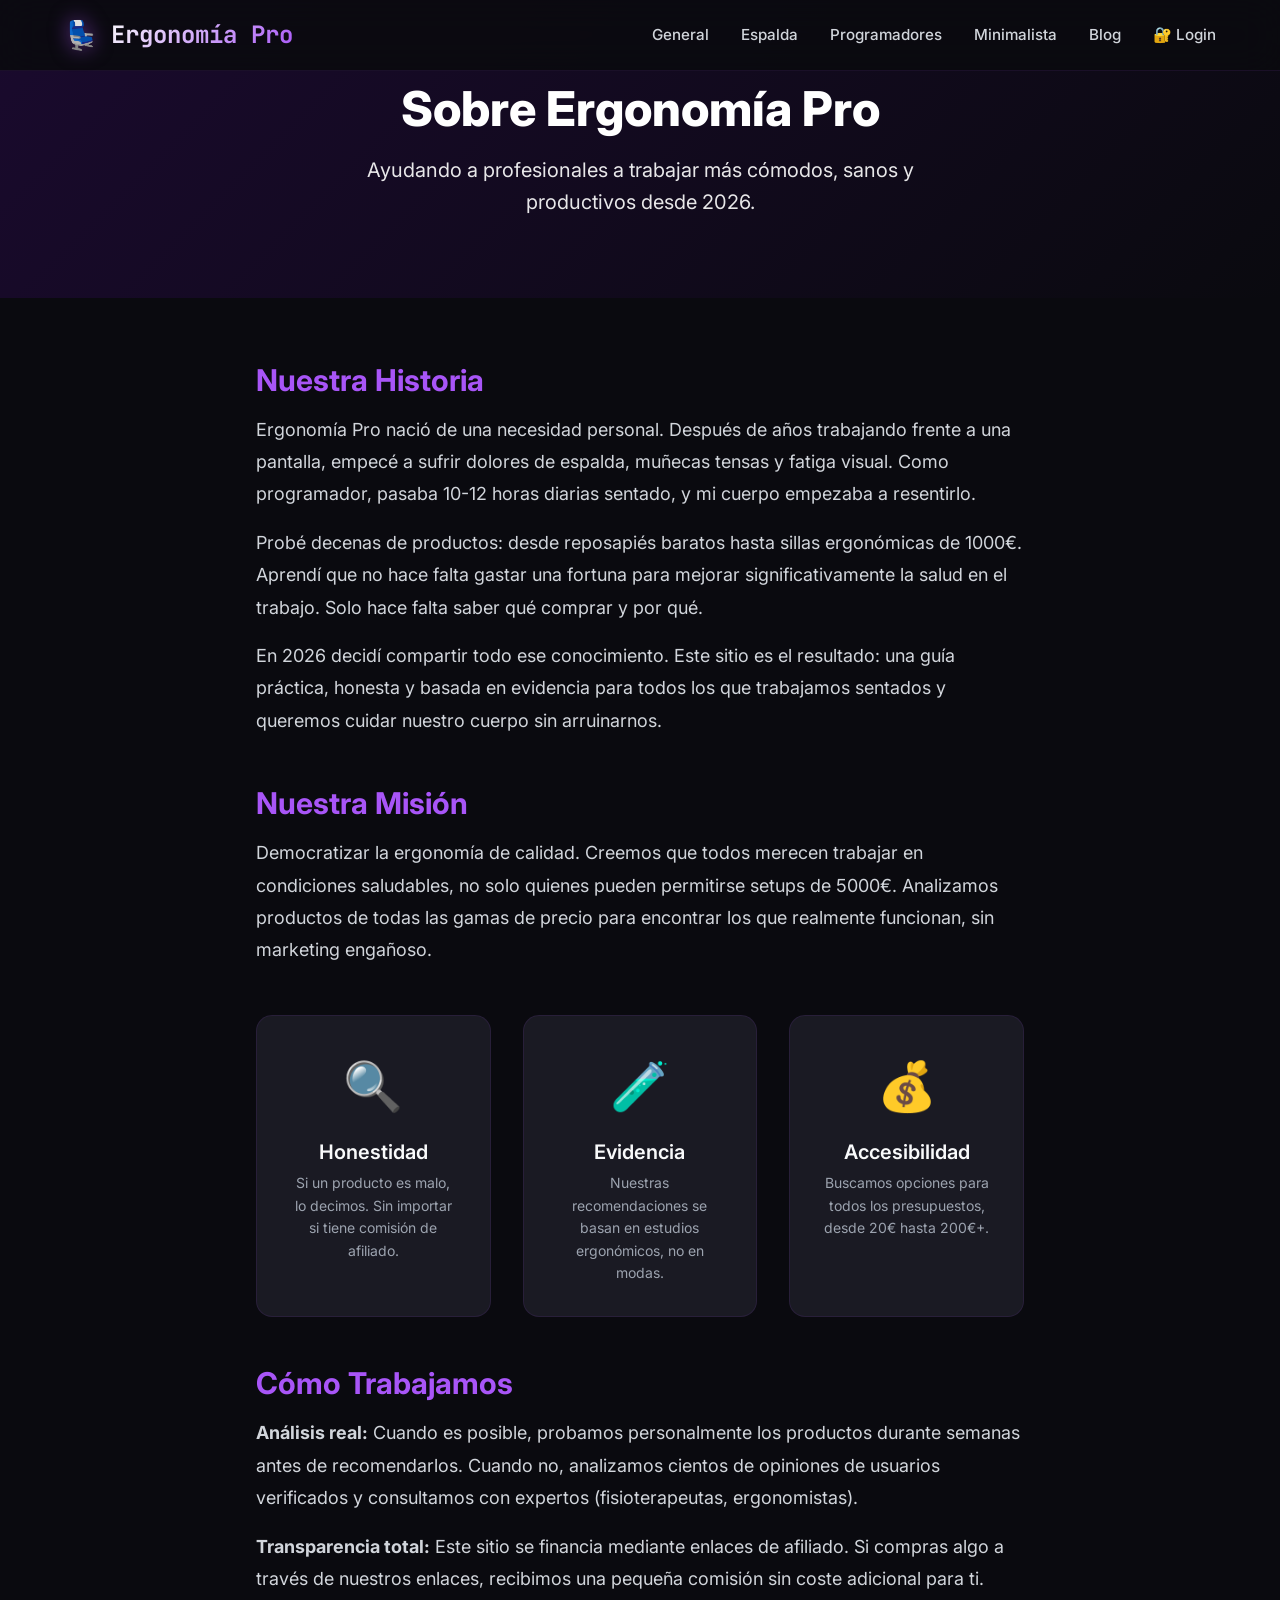
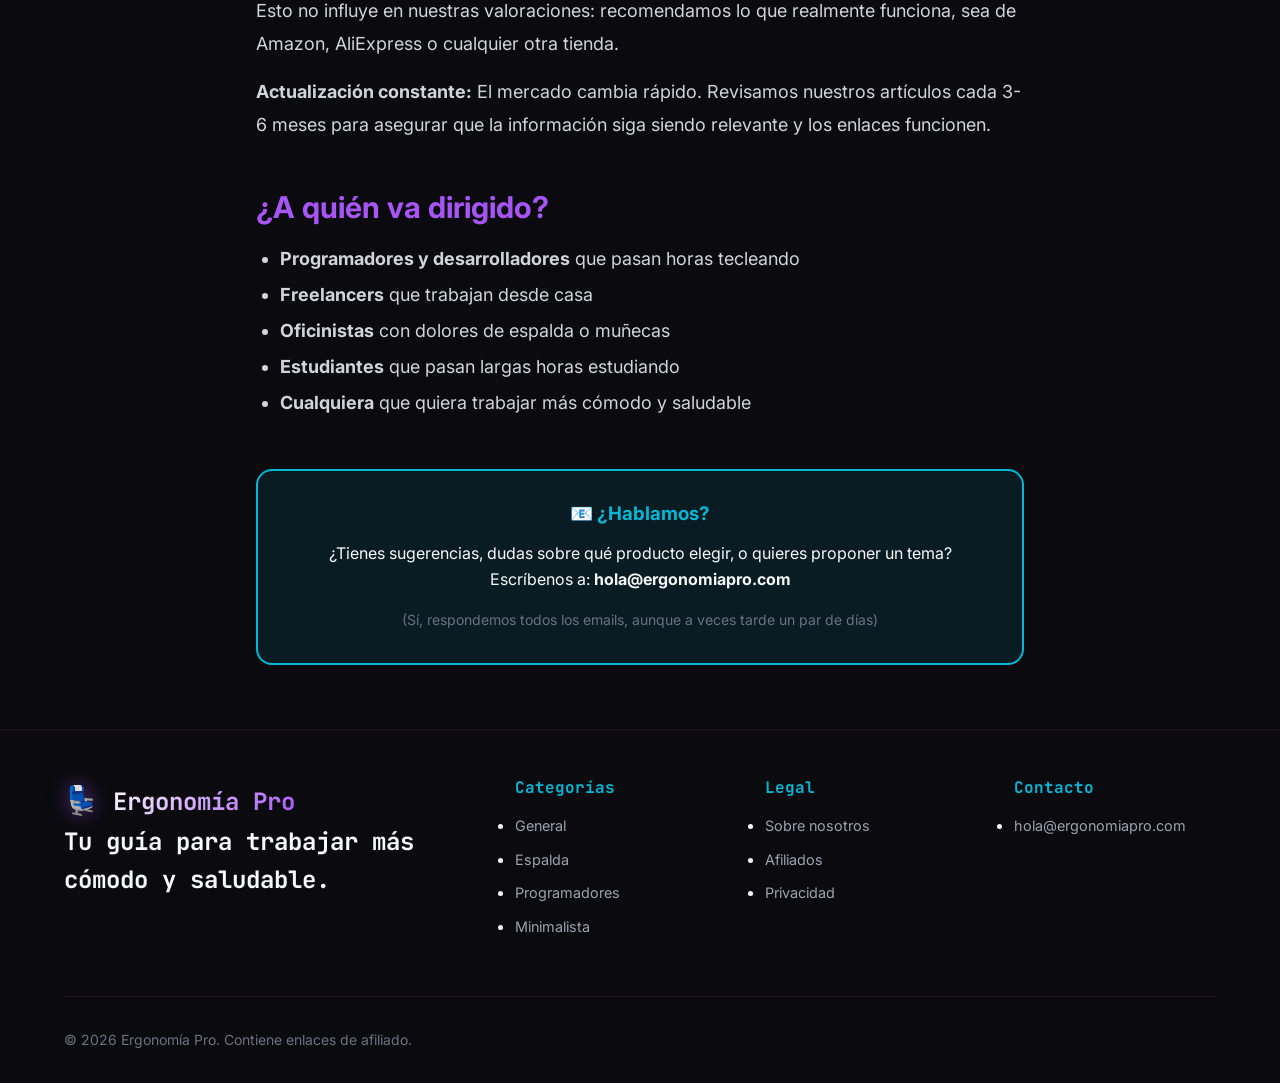
<file: sobre.html>
<!DOCTYPE html>
<html lang="es">
<head>
    <meta charset="UTF-8">
    <meta name="viewport" content="width=device-width, initial-scale=1.0">
    <meta name="description" content="Descubre quién está detrás de Ergonomía Pro. Nuestra misión es ayudarte a trabajar más cómodo y saludable.">
    <title>Sobre Nosotros | Ergonomía Pro</title>
    <link rel="stylesheet" href="./css/styles-dark.css">
    <link href="https://fonts.googleapis.com/css2?family=Inter:wght@400;500;600;700&family=JetBrains+Mono:wght@400;500;600;700&display=swap" rel="stylesheet">
    <style>
        .page-header {
            background: linear-gradient(135deg, #1a0a2e 0%, #0a0a0f 100%);
            color: white;
            padding: 5rem 0;
            text-align: center;
        }
        .page-header h1 {
            font-size: 3rem;
            font-weight: 800;
            margin-bottom: 1rem;
        }
        .page-header p {
            font-size: 1.25rem;
            opacity: 0.9;
            max-width: 600px;
            margin: 0 auto;
        }
        .about-content {
            max-width: 800px;
            margin: 0 auto;
            padding: 4rem 1rem;
        }
        .about-section {
            margin-bottom: 3rem;
        }
        .about-section h2 {
            font-size: 1.875rem;
            font-weight: 700;
            color: #a855f7;
            margin-bottom: 1rem;
        }
        .about-section p {
            font-size: 1.125rem;
            line-height: 1.8;
            color: #d1d5db;
            margin-bottom: 1rem;
        }
        .values-grid {
            display: grid;
            grid-template-columns: repeat(3, 1fr);
            gap: 2rem;
            margin: 3rem 0;
        }
        .value-card {
            text-align: center;
            padding: 2rem;
            background: #1a1a23;
            border-radius: 1rem;
            border: 1px solid rgba(168, 85, 247, 0.1);
        }
        .value-icon {
            font-size: 3rem;
            margin-bottom: 1rem;
        }
        .value-card h3 {
            font-size: 1.25rem;
            font-weight: 600;
            color: #f9fafb;
            margin-bottom: 0.5rem;
        }
        .value-card p {
            font-size: 0.875rem;
            color: #9ca3af;
            margin: 0;
        }
        .contact-box {
            background: rgba(6, 182, 212, 0.1);
            border: 2px solid #06b6d4;
            border-radius: 1rem;
            padding: 2rem;
            text-align: center;
            margin-top: 3rem;
        }
        .contact-box h3 {
            color: #06b6d4;
            margin-bottom: 1rem;
        }
        @media (max-width: 768px) {
            .values-grid {
                grid-template-columns: 1fr;
            }
            .page-header h1 {
                font-size: 2rem;
            }
        }
    </style>
</head>
<body>
    <header class="header">
        <div class="container">
            <nav class="nav">
                <a href="./index.html" class="logo">
                    <span class="logo-icon">💺</span>
                    <span class="logo-text">Ergonomía Pro</span>
                </a>
                <button class="nav-toggle" aria-label="Menú" id="navToggle">
                    <span></span><span></span><span></span>
                </button>
                <ul class="nav-menu" id="navMenu">
                    <li><a href="./categorias/general.html">General</a></li>
                    <li><a href="./categorias/espalda.html">Espalda</a></li>
                    <li><a href="./categorias/programadores.html">Programadores</a></li>
                    <li><a href="./categorias/minimalista.html">Minimalista</a></li>
                    <li><a href="./articulos/">Blog</a></li>
                </ul>
            </nav>
        </div>
    </header>

    <div class="page-header">
        <div class="container">
            <h1>Sobre Ergonomía Pro</h1>
            <p>Ayudando a profesionales a trabajar más cómodos, sanos y productivos desde 2026.</p>
        </div>
    </div>

    <main class="about-content">
        <section class="about-section">
            <h2>Nuestra Historia</h2>
            <p>
                Ergonomía Pro nació de una necesidad personal. Después de años trabajando frente a 
                una pantalla, empecé a sufrir dolores de espalda, muñecas tensas y fatiga visual. 
                Como programador, pasaba 10-12 horas diarias sentado, y mi cuerpo empezaba a resentirlo.
            </p>
            <p>
                Probé decenas de productos: desde reposapiés baratos hasta sillas ergonómicas de 
                1000€. Aprendí que no hace falta gastar una fortuna para mejorar significativamente 
                la salud en el trabajo. Solo hace falta saber qué comprar y por qué.
            </p>
            <p>
                En 2026 decidí compartir todo ese conocimiento. Este sitio es el resultado: 
                una guía práctica, honesta y basada en evidencia para todos los que trabajamos 
                sentados y queremos cuidar nuestro cuerpo sin arruinarnos.
            </p>
        </section>

        <section class="about-section">
            <h2>Nuestra Misión</h2>
            <p>
                Democratizar la ergonomía de calidad. Creemos que todos merecen trabajar en 
                condiciones saludables, no solo quienes pueden permitirse setups de 5000€. 
                Analizamos productos de todas las gamas de precio para encontrar los que realmente 
                funcionan, sin marketing engañoso.
            </p>
        </section>

        <div class="values-grid">
            <div class="value-card">
                <div class="value-icon">🔍</div>
                <h3>Honestidad</h3>
                <p>Si un producto es malo, lo decimos. Sin importar si tiene comisión de afiliado.</p>
            </div>
            <div class="value-card">
                <div class="value-icon">🧪</div>
                <h3>Evidencia</h3>
                <p>Nuestras recomendaciones se basan en estudios ergonómicos, no en modas.</p>
            </div>
            <div class="value-card">
                <div class="value-icon">💰</div>
                <h3>Accesibilidad</h3>
                <p>Buscamos opciones para todos los presupuestos, desde 20€ hasta 200€+.</p>
            </div>
        </div>

        <section class="about-section">
            <h2>Cómo Trabajamos</h2>
            <p>
                <strong>Análisis real:</strong> Cuando es posible, probamos personalmente los productos 
                durante semanas antes de recomendarlos. Cuando no, analizamos cientos de opiniones 
                de usuarios verificados y consultamos con expertos (fisioterapeutas, ergonomistas).
            </p>
            <p>
                <strong>Transparencia total:</strong> Este sitio se financia mediante enlaces de afiliado. 
                Si compras algo a través de nuestros enlaces, recibimos una pequeña comisión sin coste 
                adicional para ti. Esto no influye en nuestras valoraciones: recomendamos lo que 
                realmente funciona, sea de Amazon, AliExpress o cualquier otra tienda.
            </p>
            <p>
                <strong>Actualización constante:</strong> El mercado cambia rápido. Revisamos nuestros 
                artículos cada 3-6 meses para asegurar que la información siga siendo relevante y 
                los enlaces funcionen.
            </p>
        </section>

        <section class="about-section">
            <h2>¿A quién va dirigido?</h2>
            <ul style="font-size: 1.125rem; line-height: 2; color: #d1d5db; margin-left: 1.5rem;">
                <li><strong>Programadores y desarrolladores</strong> que pasan horas tecleando</li>
                <li><strong>Freelancers</strong> que trabajan desde casa</li>
                <li><strong>Oficinistas</strong> con dolores de espalda o muñecas</li>
                <li><strong>Estudiantes</strong> que pasan largas horas estudiando</li>
                <li><strong>Cualquiera</strong> que quiera trabajar más cómodo y saludable</li>
            </ul>
        </section>

        <div class="contact-box">
            <h3>📧 ¿Hablamos?</h3>
            <p>
                ¿Tienes sugerencias, dudas sobre qué producto elegir, o quieres proponer un tema?
                <br>Escríbenos a: <strong>hola@ergonomiapro.com</strong>
            </p>
            <p style="font-size: 0.875rem; color: #6b7280; margin-top: 1rem;">
                (Sí, respondemos todos los emails, aunque a veces tarde un par de días)
            </p>
        </div>
    </main>

    <footer class="footer">
        <div class="container">
            <div class="footer-grid">
                <div class="footer-brand">
                    <span class="logo-icon">💺</span>
                    <span class="logo-text">Ergonomía Pro</span>
                    <p>Tu guía para trabajar más cómodo y saludable.</p>
                </div>
                <div class="footer-links">
                    <h4>Categorías</h4>
                    <ul>
                        <li><a href="./categorias/general.html">General</a></li>
                        <li><a href="./categorias/espalda.html">Espalda</a></li>
                        <li><a href="./categorias/programadores.html">Programadores</a></li>
                        <li><a href="./categorias/minimalista.html">Minimalista</a></li>
                    </ul>
                </div>
                <div class="footer-links">
                    <h4>Legal</h4>
                    <ul>
                        <li><a href="./sobre.html">Sobre nosotros</a></li>
                        <li><a href="./afiliados.html">Afiliados</a></li>
                        <li><a href="./privacidad.html">Privacidad</a></li>
                    </ul>
                </div>
                <div class="footer-links">
                    <h4>Contacto</h4>
                    <ul>
                        <li><a href="mailto:hola@ergonomiapro.com">hola@ergonomiapro.com</a></li>
                    </ul>
                </div>
            </div>
            <div class="footer-bottom">
                <p>&copy; 2026 Ergonomía Pro. Contiene enlaces de afiliado.</p>
            </div>
        </div>
    </footer>

    <script src="./js/main.js"></script>
</body>
</html>
</file>
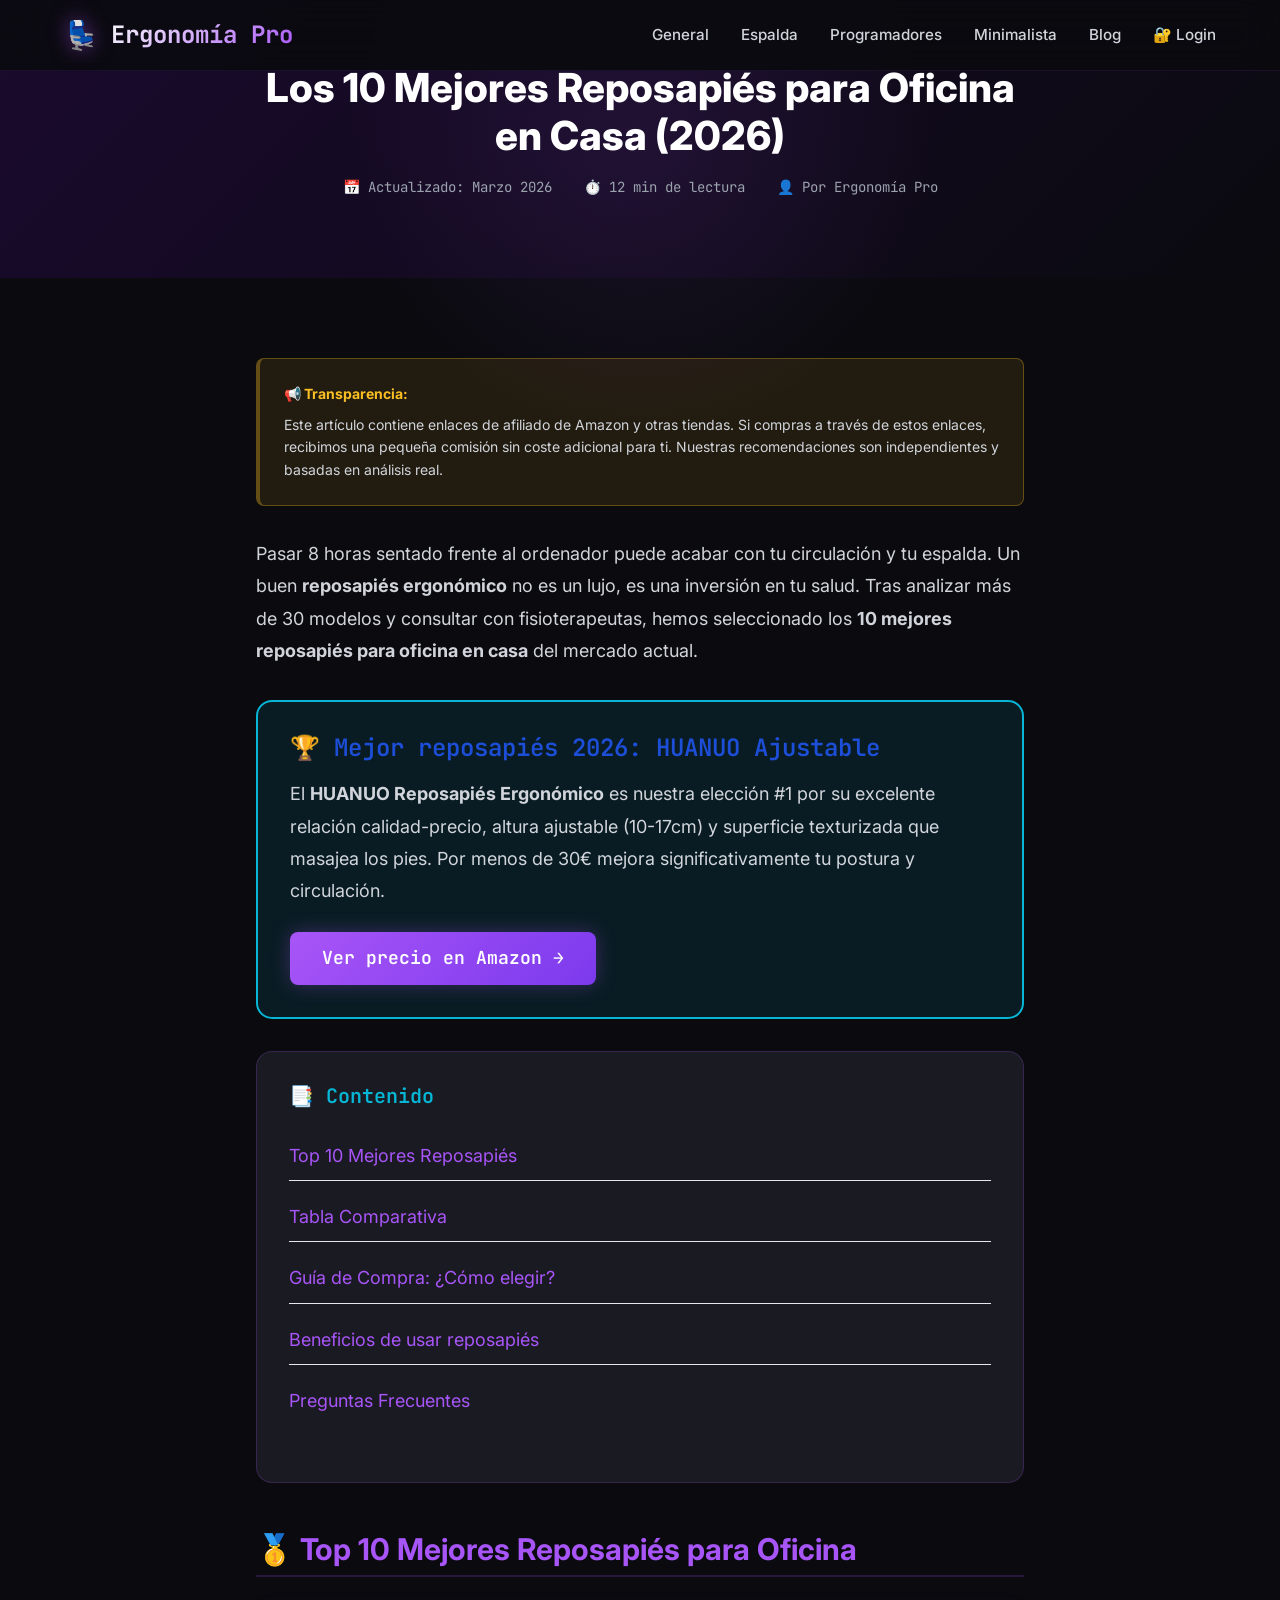
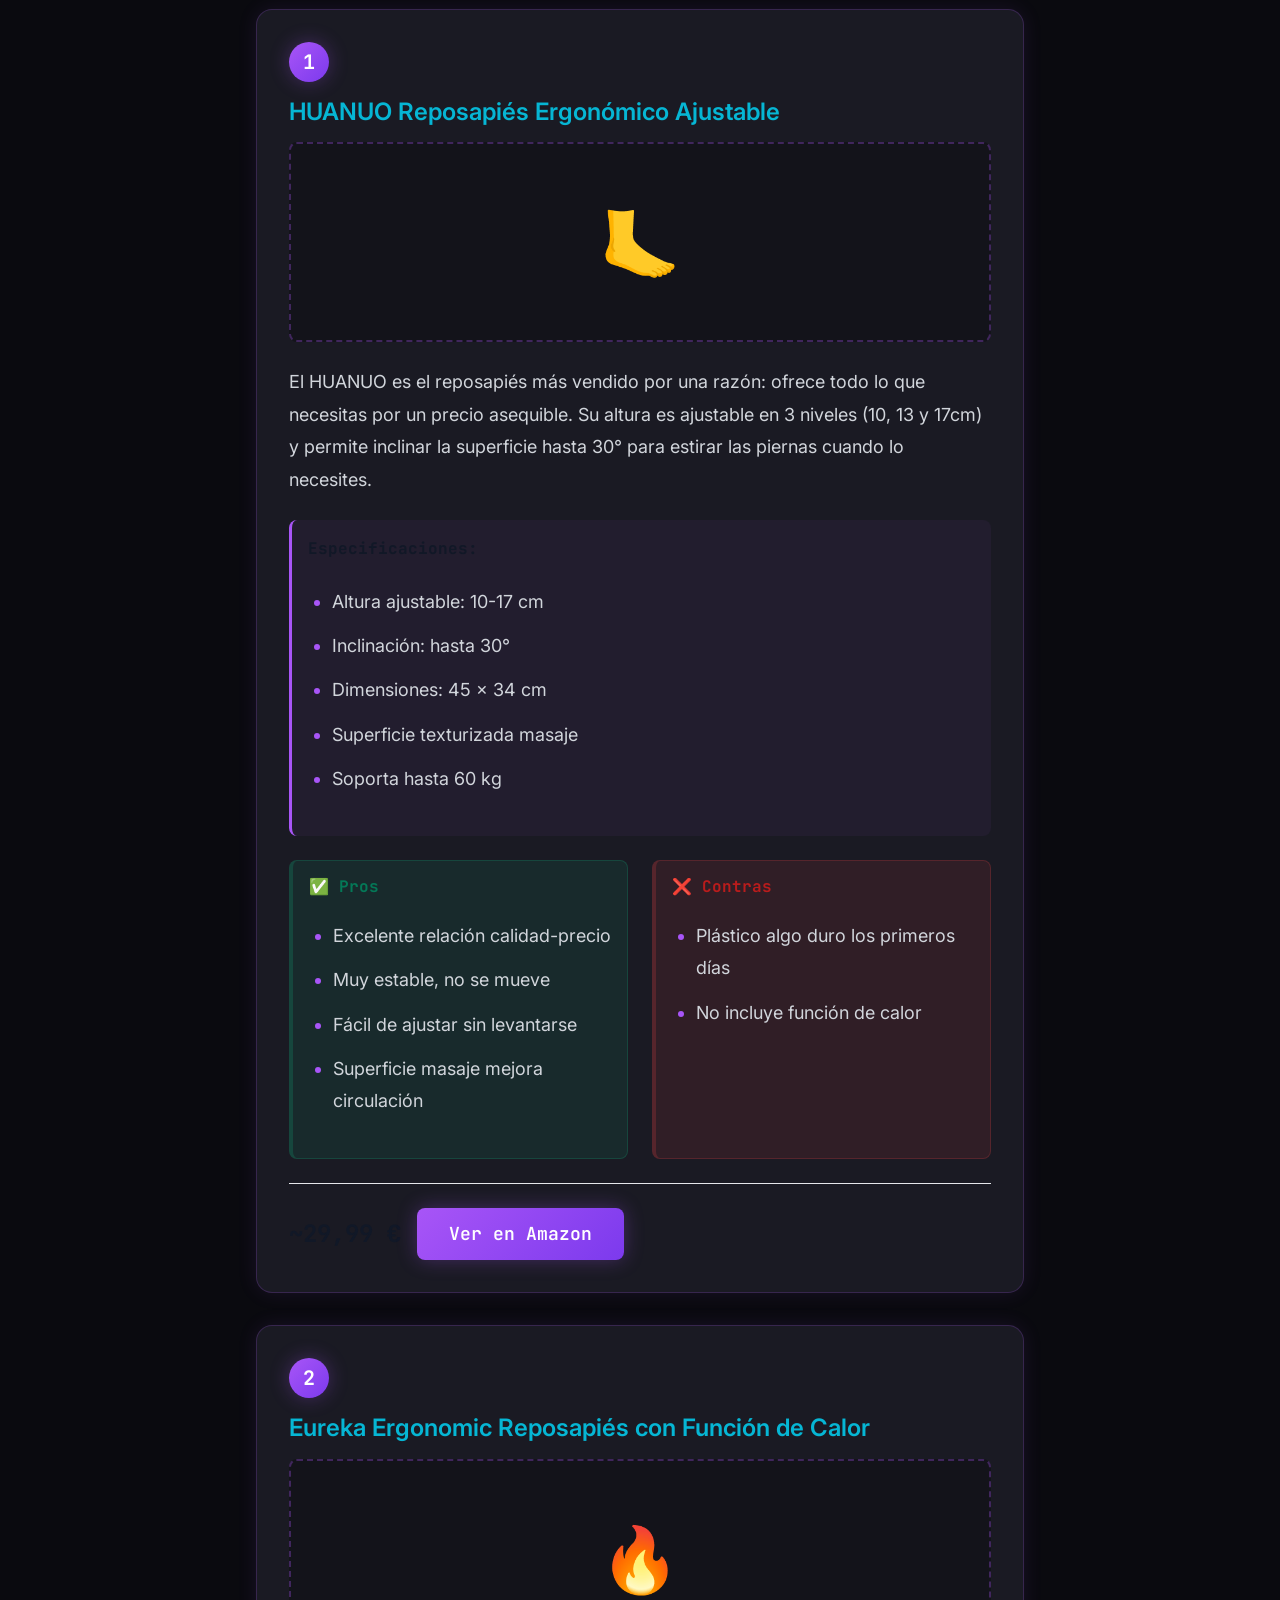
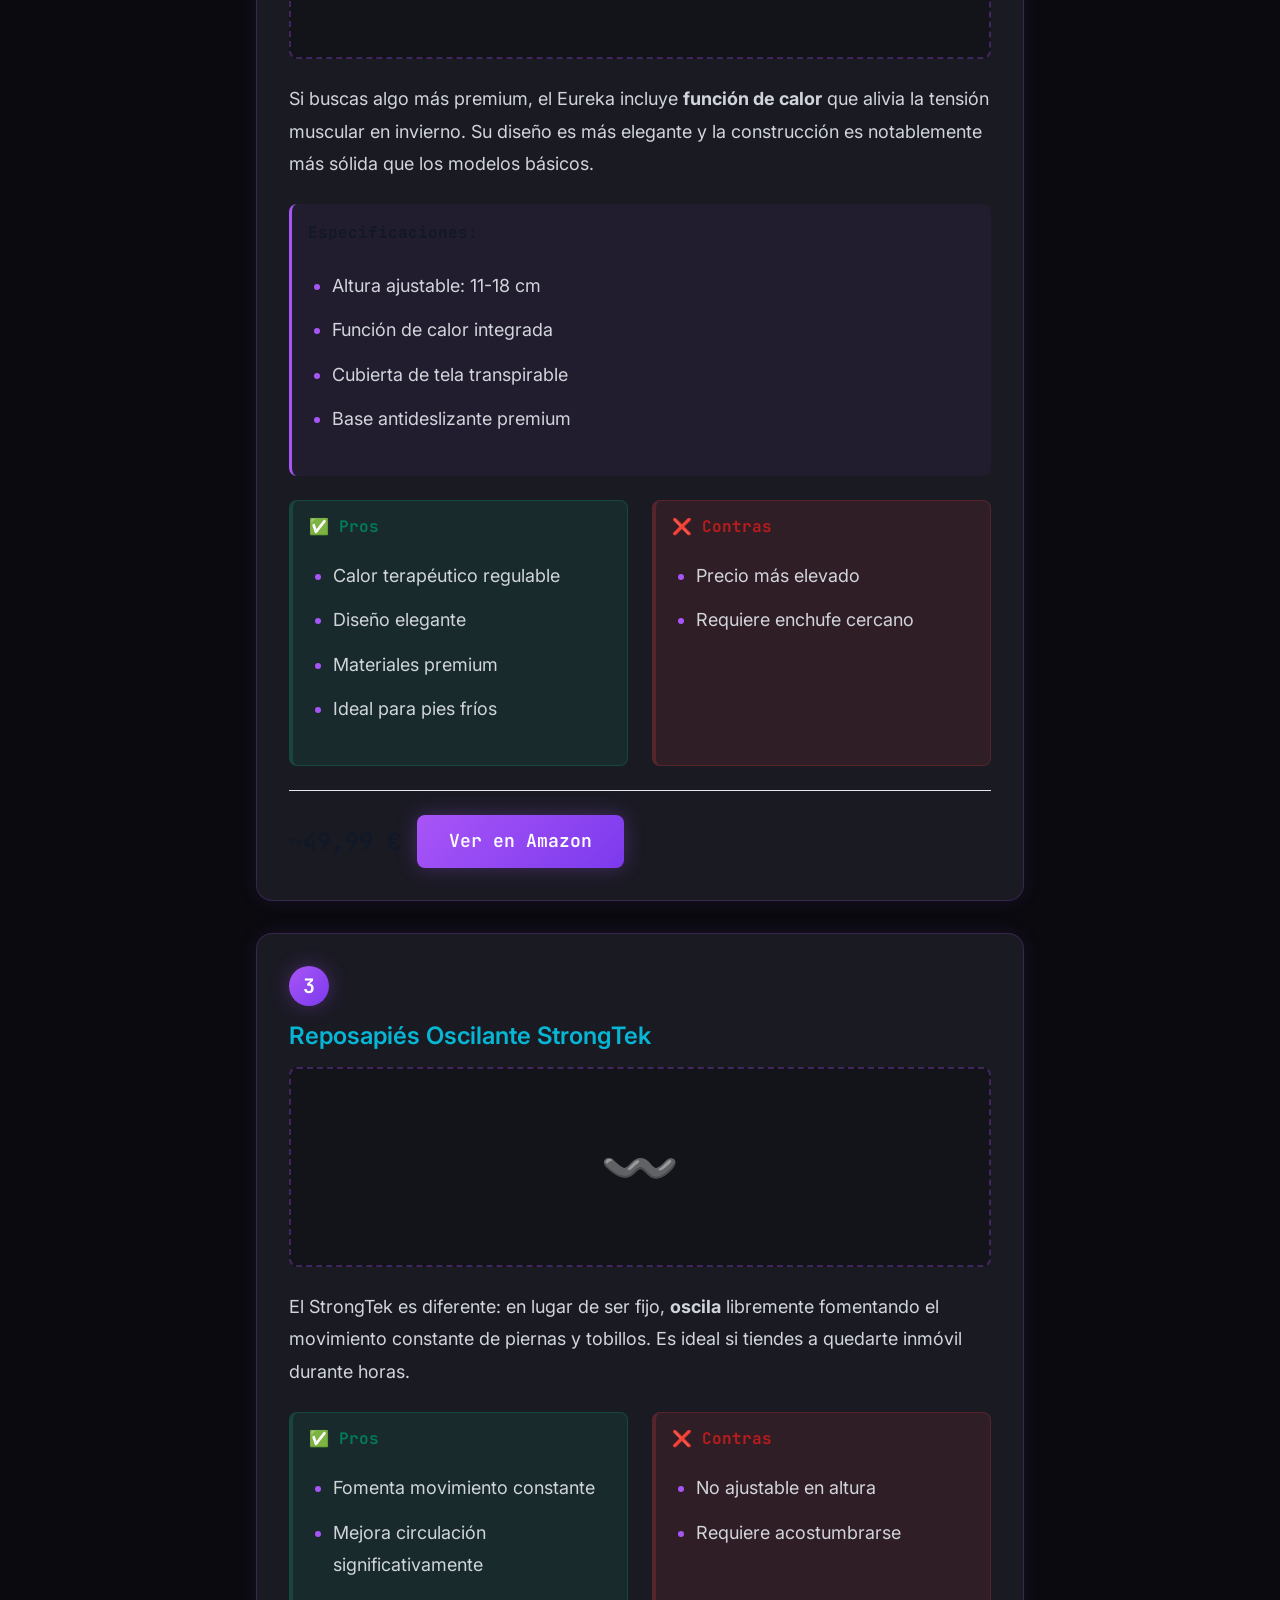
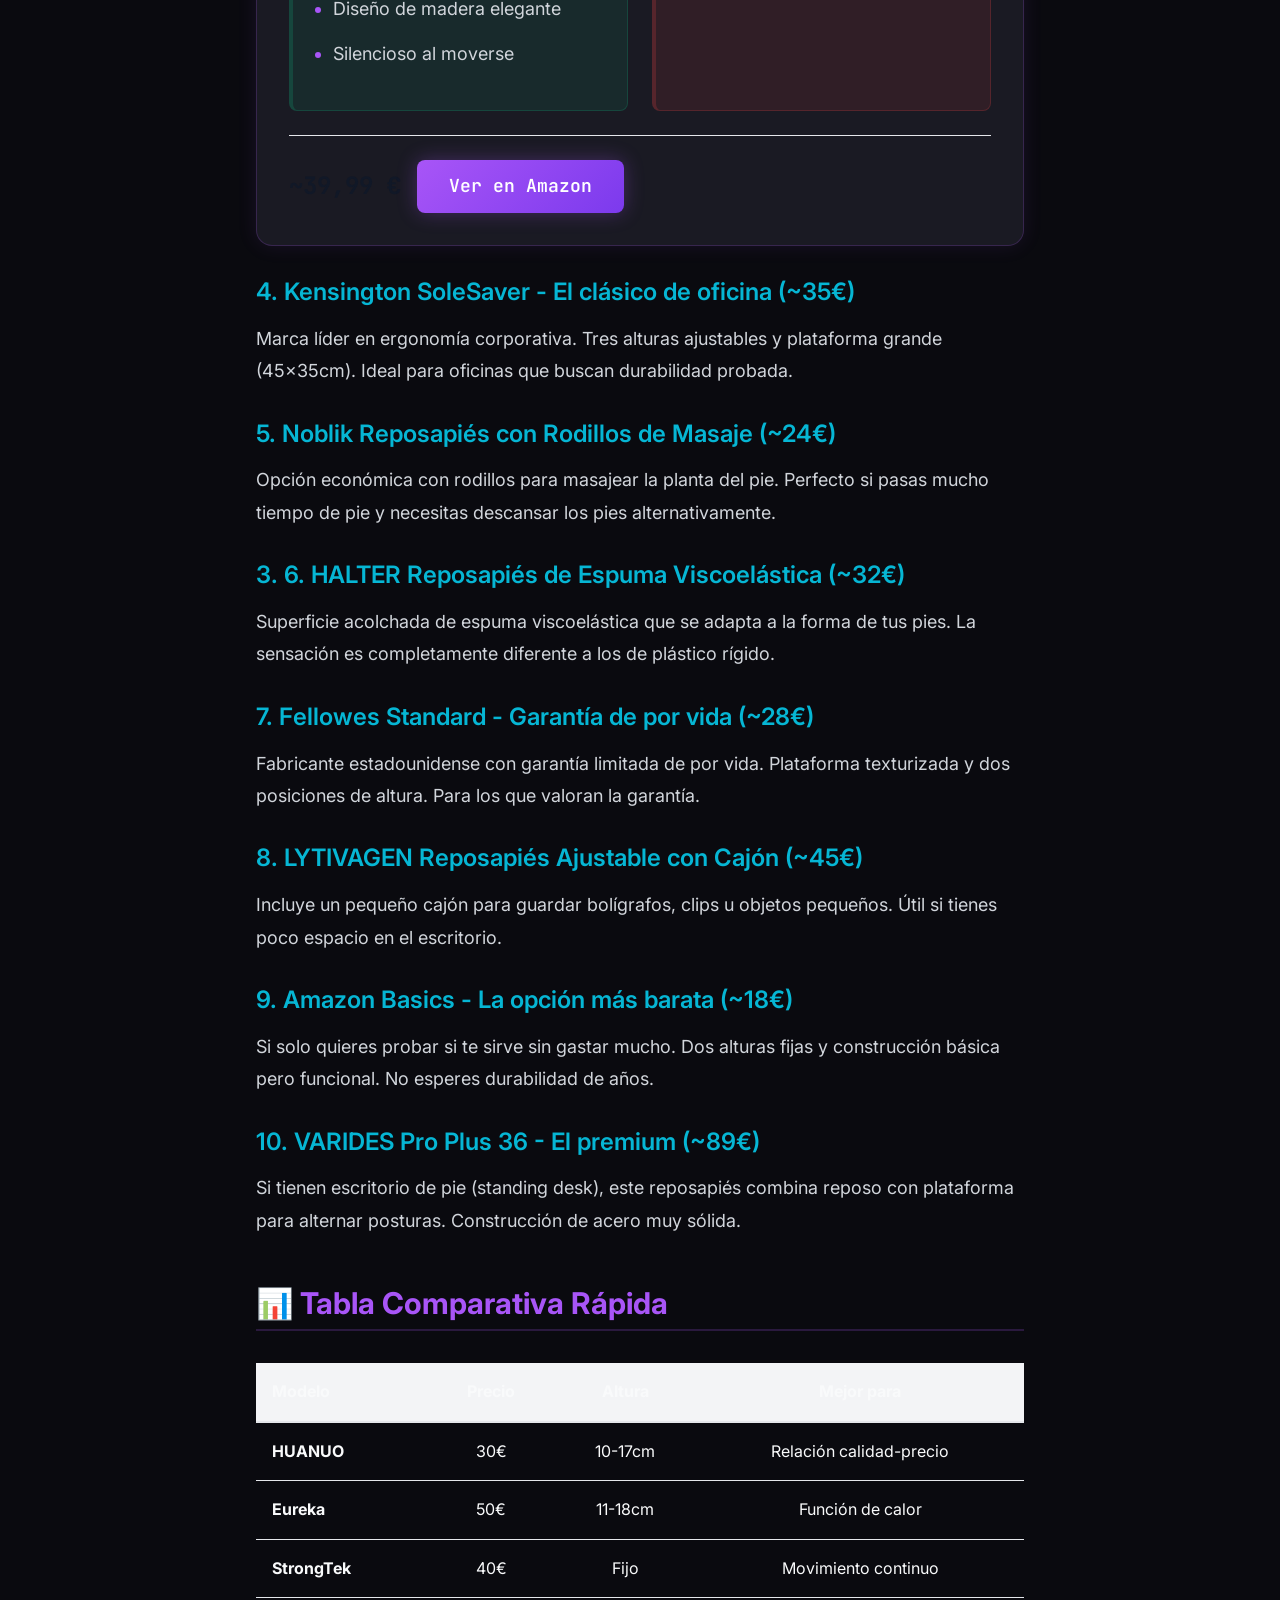
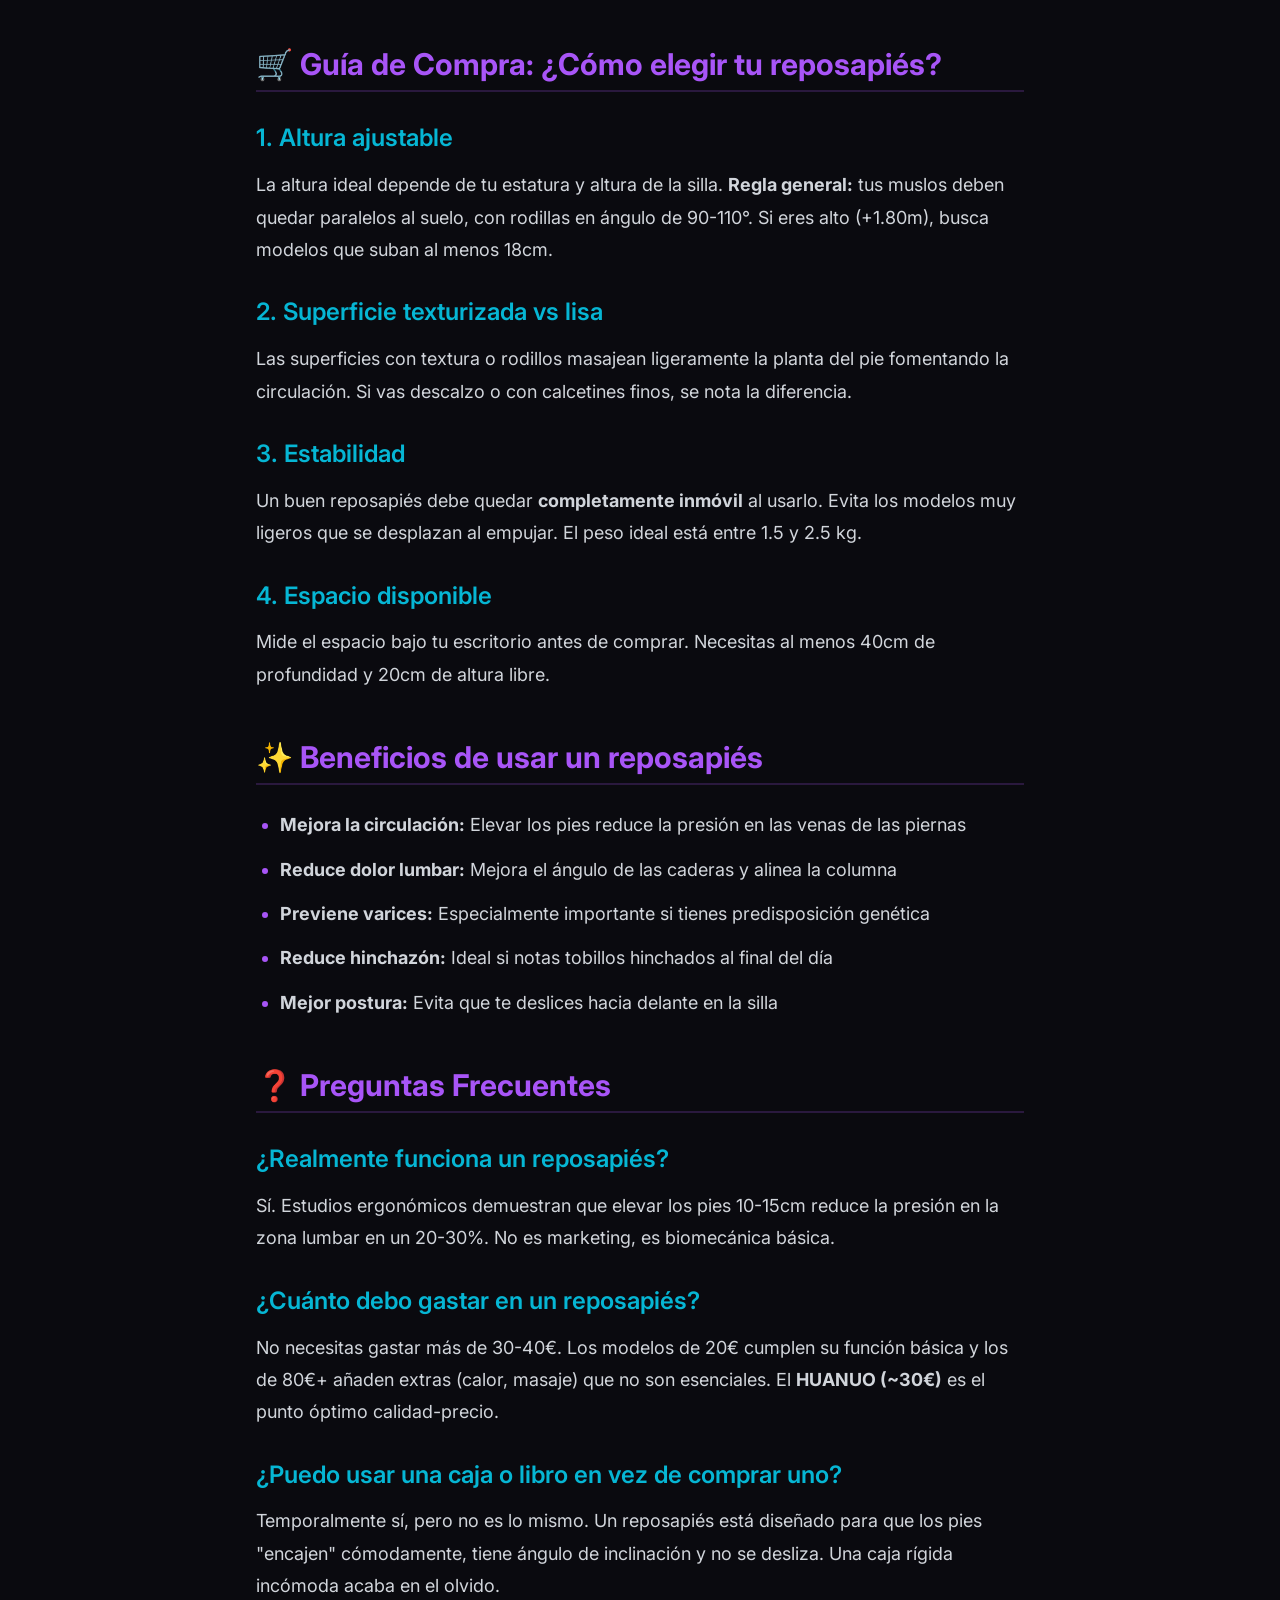
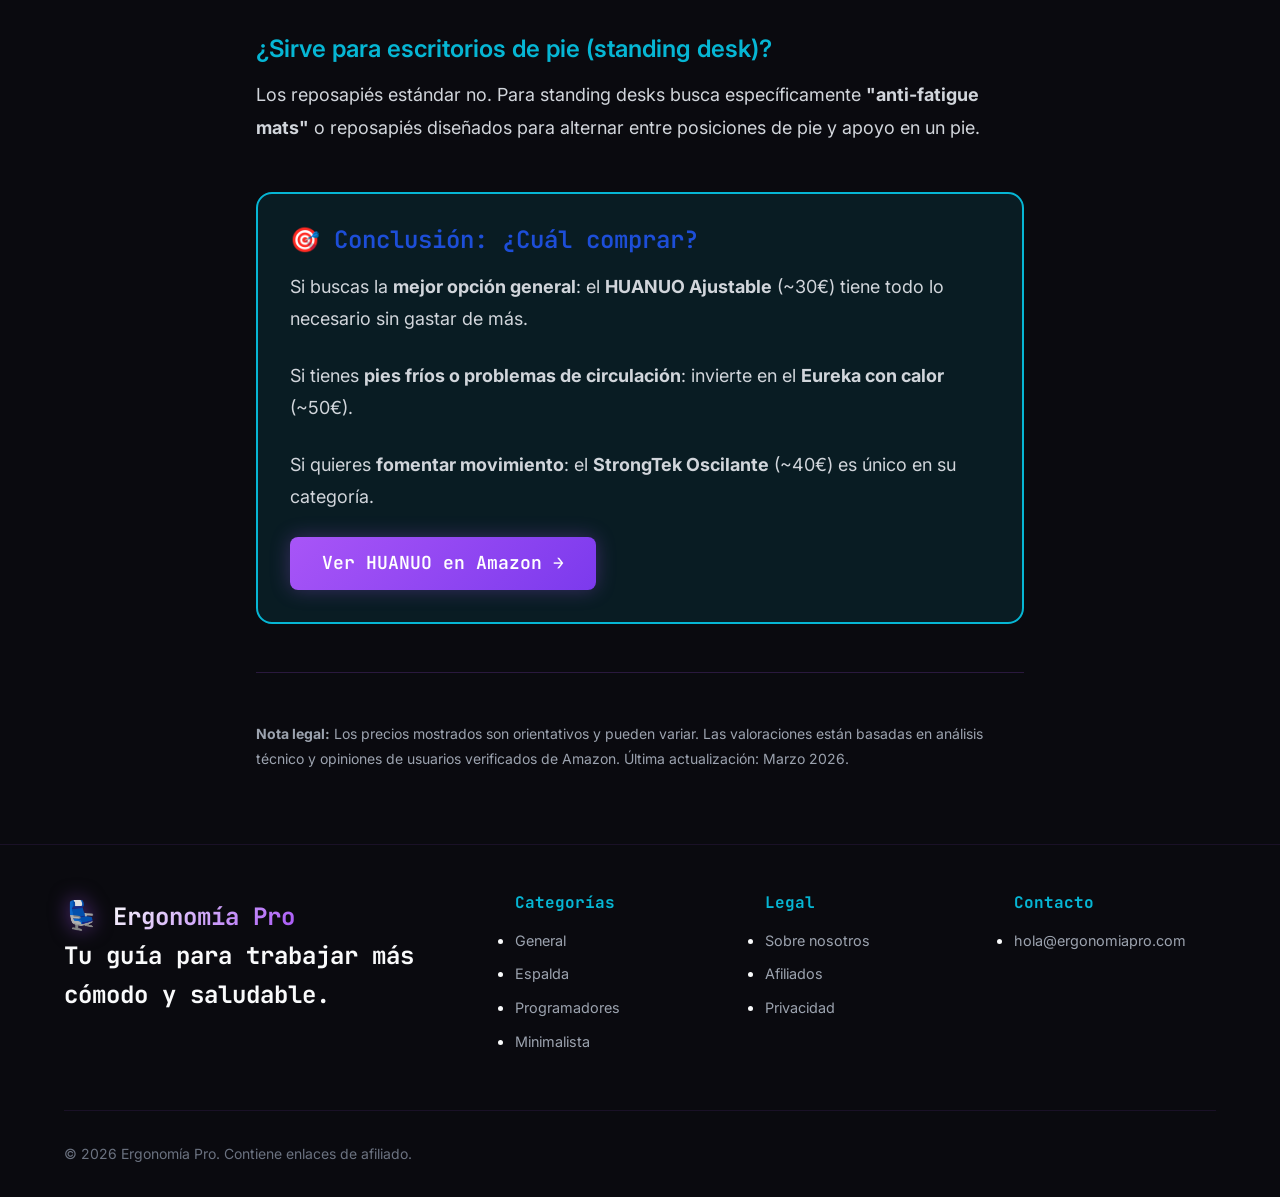
<file: articulos/mejores-reposapies-oficina.html>
<!DOCTYPE html>
<html lang="es">
<head>
    <meta charset="UTF-8">
    <meta name="viewport" content="width=device-width, initial-scale=1.0">
    <meta name="description" content="Análisis de los 10 mejores reposapiés ergonómicos para oficina 2026. Comparativa de precios, calidad y comodidad con guía de compra.">
    <title>Los 10 Mejores Reposapiés para Oficina 2026 | Guía de Compra</title>
    <link rel="stylesheet" href="../css/styles-dark.css">
    
    <!-- Schema.org Article + ItemList Structured Data -->
    <script type="application/ld+json">
    {
        "@context": "https://schema.org",
        "@type": "Article",
        "headline": "Los 10 Mejores Reposapiés para Oficina 2026",
        "description": "Análisis de los 10 mejores reposapiés ergonómicos para oficina 2026. Comparativa de precios, calidad y comodidad con guía de compra.",
        "author": {
            "@type": "Organization",
            "name": "Ergonomía Pro"
        },
        "datePublished": "2026-03-01",
        "dateModified": "2026-03-01",
        "articleSection": "Reviews de Productos"
    }
    </script>
    <link href="https://fonts.googleapis.com/css2?family=Inter:wght@400;500;600;700&family=JetBrains+Mono:wght@400;500;600;700&display=swap" rel="stylesheet">
    <style>
        .article-header {
            background: linear-gradient(135deg, #1a0a2e 0%, #0a0a0f 100%);
            color: white;
            padding: 4rem 0;
            text-align: center;
        }
        .article-header h1 {
            font-size: 2.5rem;
            font-weight: 800;
            max-width: 800px;
            margin: 0 auto 1rem;
            line-height: 1.2;
        }
        .article-meta {
            display: flex;
            justify-content: center;
            gap: 2rem;
            color: #9ca3af;
            font-size: 0.875rem;
        }
        .article-content {
            max-width: 800px;
            margin: 0 auto;
            padding: 3rem 1rem;
        }
        .article-content h2 {
            font-size: 1.875rem;
            font-weight: 700;
            color: #a855f7;
            margin: 3rem 0 1.5rem;
            padding-bottom: 0.5rem;
            border-bottom: 2px solid rgba(168, 85, 247, 0.2);
        }
        .article-content h3 {
            font-size: 1.5rem;
            font-weight: 600;
            color: #06b6d4;
            margin: 2rem 0 1rem;
        }
        .article-content p {
            font-size: 1.125rem;
            line-height: 1.8;
            color: #d1d5db;
            margin-bottom: 1.5rem;
        }
        .article-content ul, .article-content ol {
            margin: 1.5rem 0;
            padding-left: 1.5rem;
        }
        .article-content li {
            font-size: 1.125rem;
            line-height: 1.8;
            color: #d1d5db;
            margin-bottom: 0.75rem;
        }
        .affiliate-disclaimer {
            background: rgba(251, 191, 36, 0.1);
            border-left: 4px solid rgba(251, 191, 36, 0.3);
            padding: 1.5rem;
            margin: 2rem 0;
            border-radius: 0.5rem;
            font-size: 0.875rem;
            color: #d1d5db;
        }
        .affiliate-disclaimer strong {
            display: block;
            margin-bottom: 0.5rem;
        }
        .product-card-article {
            background: #1a1a23;
            border: 1px solid rgba(168, 85, 247, 0.2);
            border-radius: 1rem;
            padding: 2rem;
            margin: 2rem 0;
            box-shadow: 0 0 20px rgba(168, 85, 247, 0.1);
        }
        .product-card-article .product-number {
            display: inline-block;
            background: linear-gradient(135deg, #a855f7 0%, #7c3aed 100%);
            color: white;
            width: 2.5rem;
            height: 2.5rem;
            border-radius: 50%;
            text-align: center;
            line-height: 2.5rem;
            font-weight: 700;
            margin-bottom: 1rem;
        }
        .product-card-article h3 {
            margin: 0 0 1rem;
            font-size: 1.5rem;
        }
        .product-image-placeholder {
            width: 100%;
            height: 200px;
            background: #13131a;
            border: 2px dashed rgba(168, 85, 247, 0.3);
            border-radius: 0.5rem;
            display: flex;
            align-items: center;
            justify-content: center;
            font-size: 4rem;
            margin-bottom: 1.5rem;
        }
        .product-specs {
            background: rgba(168, 85, 247, 0.05);
            border-left: 3px solid #a855f7;
            padding: 1rem;
            border-radius: 0.5rem;
            margin: 1rem 0;
        }
        .product-specs strong {
            color: #111827;
        }
        .product-pros-cons {
            display: grid;
            grid-template-columns: 1fr 1fr;
            gap: 1.5rem;
            margin: 1.5rem 0;
        }
        .pros, .cons {
            padding: 1rem;
            border-radius: 0.5rem;
        }
        .pros {
            background: rgba(16, 185, 129, 0.1);
            border-left: 4px solid rgba(16, 185, 129, 0.2);
        }
        .cons {
            background: rgba(239, 68, 68, 0.1);
            border-left: 4px solid rgba(239, 68, 68, 0.2);
        }
        .pros h4 {
            color: #047857;
            margin-bottom: 0.5rem;
        }
        .cons h4 {
            color: #b91c1c;
            margin-bottom: 0.5rem;
        }
        .product-cta {
            display: flex;
            gap: 1rem;
            align-items: center;
            margin-top: 1.5rem;
            padding-top: 1.5rem;
            border-top: 1px solid #e5e7eb;
        }
        .product-price {
            font-size: 1.5rem;
            font-weight: 700;
            color: #111827;
        }
        .btn-large {
            padding: 0.75rem 2rem;
            font-size: 1.125rem;
        }
        .quick-answer {
            background: rgba(6, 182, 212, 0.1);
            border: 2px solid #06b6d4;
            border-radius: 1rem;
            padding: 2rem;
            margin: 2rem 0;
        }
        .quick-answer h3 {
            color: #1d4ed8;
            margin-top: 0;
        }
        .toc {
            background: #1a1a23;
            border: 1px solid rgba(168, 85, 247, 0.2);
            border-radius: 1rem;
            padding: 2rem;
            margin: 2rem 0;
        }
        .toc h3 {
            margin-top: 0;
            font-size: 1.25rem;
        }
        .toc ul {
            list-style: none;
            padding: 0;
        }
        .toc li {
            padding: 0.5rem 0;
            border-bottom: 1px solid #e5e7eb;
        }
        .toc li:last-child {
            border-bottom: none;
        }
        .toc a {
            color: #a855f7;
            text-decoration: none;
        }
        .toc a:hover {
            text-decoration: underline;
        }
        @media (max-width: 640px) {
            .article-header h1 {
                font-size: 1.75rem;
            }
            .product-pros-cons {
                grid-template-columns: 1fr;
            }
            .product-cta {
                flex-direction: column;
            }
        }
    </style>
</head>
<body>
    <header class="header">
        <div class="container">
            <nav class="nav">
                <a href="../index.html" class="logo">
                    <span class="logo-icon">💺</span>
                    <span class="logo-text">Ergonomía Pro</span>
                </a>
                <button class="nav-toggle" aria-label="Menú" id="navToggle">
                    <span></span><span></span><span></span>
                </button>
                <ul class="nav-menu" id="navMenu">
                    <li><a href="../categorias/general.html">General</a></li>
                    <li><a href="../categorias/espalda.html">Espalda</a></li>
                    <li><a href="../categorias/programadores.html">Programadores</a></li>
                    <li><a href="../categorias/minimalista.html">Minimalista</a></li>
                    <li><a href="./">Blog</a></li>
                </ul>
            </nav>
        </div>
    </header>

    <article>
        <header class="article-header">
            <div class="container">
                <h1>Los 10 Mejores Reposapiés para Oficina en Casa (2026)</h1>
                <div class="article-meta">
                    <span>📅 Actualizado: Marzo 2026</span>
                    <span>⏱️ 12 min de lectura</span>
                    <span>👤 Por Ergonomía Pro</span>
                </div>
            </div>
        </header>

        <div class="article-content">
            <div class="affiliate-disclaimer">
                <strong>📢 Transparencia:</strong>
                Este artículo contiene enlaces de afiliado de Amazon y otras tiendas. 
                Si compras a través de estos enlaces, recibimos una pequeña comisión sin coste adicional para ti. 
                Nuestras recomendaciones son independientes y basadas en análisis real.
            </div>

            <p>
                Pasar 8 horas sentado frente al ordenador puede acabar con tu circulación y tu espalda. 
                Un buen <strong>reposapiés ergonómico</strong> no es un lujo, es una inversión en tu salud. 
                Tras analizar más de 30 modelos y consultar con fisioterapeutas, hemos seleccionado los 
                <strong>10 mejores reposapiés para oficina en casa</strong> del mercado actual.
            </p>

            <div class="quick-answer">
                <h3>🏆 Mejor reposapiés 2026: HUANUO Ajustable</h3>
                <p>
                    El <strong>HUANUO Reposapiés Ergonómico</strong> es nuestra elección #1 por su excelente 
                    relación calidad-precio, altura ajustable (10-17cm) y superficie texturizada que masajea 
                    los pies. Por menos de 30€ mejora significativamente tu postura y circulación.
                </p>
                <a href="https://www.amazon.es/s?k=HUANUO+reposapies+ajustable&tag=baena15-21" class="btn btn-primary btn-large" target="_blank" rel="noopener sponsored">
                    Ver precio en Amazon →
                </a>
            </div>

            <div class="toc">
                <h3>📑 Contenido</h3>
                <ul>
                    <li><a href="#top10">Top 10 Mejores Reposapiés</a></li>
                    <li><a href="#comparativa">Tabla Comparativa</a></li>
                    <li><a href="#guia">Guía de Compra: ¿Cómo elegir?</a></li>
                    <li><a href="#beneficios">Beneficios de usar reposapiés</a></li>
                    <li><a href="#preguntas">Preguntas Frecuentes</a></li>
                </ul>
            </div>

            <h2 id="top10">🥇 Top 10 Mejores Reposapiés para Oficina</h2>

            <!-- Producto 1 -->
            <div class="product-card-article">
                <span class="product-number">1</span>
                <h3>HUANUO Reposapiés Ergonómico Ajustable</h3>
                
                <div class="product-image-placeholder">🦶</div>
                
                <p>
                    El HUANUO es el reposapiés más vendido por una razón: ofrece todo lo que necesitas 
                    por un precio asequible. Su altura es ajustable en 3 niveles (10, 13 y 17cm) y 
                    permite inclinar la superficie hasta 30° para estirar las piernas cuando lo necesites.
                </p>

                <div class="product-specs">
                    <strong>Especificaciones:</strong>
                    <ul>
                        <li>Altura ajustable: 10-17 cm</li>
                        <li>Inclinación: hasta 30°</li>
                        <li>Dimensiones: 45 x 34 cm</li>
                        <li>Superficie texturizada masaje</li>
                        <li>Soporta hasta 60 kg</li>
                    </ul>
                </div>

                <div class="product-pros-cons">
                    <div class="pros">
                        <h4>✅ Pros</h4>
                        <ul>
                            <li>Excelente relación calidad-precio</li>
                            <li>Muy estable, no se mueve</li>
                            <li>Fácil de ajustar sin levantarse</li>
                            <li>Superficie masaje mejora circulación</li>
                        </ul>
                    </div>
                    <div class="cons">
                        <h4>❌ Contras</h4>
                        <ul>
                            <li>Plástico algo duro los primeros días</li>
                            <li>No incluye función de calor</li>
                        </ul>
                    </div>
                </div>

                <div class="product-cta">
                    <span class="product-price">~29,99 €</span>
                    <a href="https://www.amazon.es/s?k=HUANUO+reposapies+ajustable&tag=baena15-21" class="btn btn-primary btn-large" target="_blank" rel="noopener sponsored">
                        Ver en Amazon
                    </a>
                </div>
            </div>

            <!-- Producto 2 -->
            <div class="product-card-article">
                <span class="product-number">2</span>
                <h3>Eureka Ergonomic Reposapiés con Función de Calor</h3>
                
                <div class="product-image-placeholder">🔥</div>
                
                <p>
                    Si buscas algo más premium, el Eureka incluye <strong>función de calor</strong> 
                    que alivia la tensión muscular en invierno. Su diseño es más elegante y la 
                    construcción es notablemente más sólida que los modelos básicos.
                </p>

                <div class="product-specs">
                    <strong>Especificaciones:</strong>
                    <ul>
                        <li>Altura ajustable: 11-18 cm</li>
                        <li>Función de calor integrada</li>
                        <li>Cubierta de tela transpirable</li>
                        <li>Base antideslizante premium</li>
                    </ul>
                </div>

                <div class="product-pros-cons">
                    <div class="pros">
                        <h4>✅ Pros</h4>
                        <ul>
                            <li>Calor terapéutico regulable</li>
                            <li>Diseño elegante</li>
                            <li>Materiales premium</li>
                            <li>Ideal para pies fríos</li>
                        </ul>
                    </div>
                    <div class="cons">
                        <h4>❌ Contras</h4>
                        <ul>
                            <li>Precio más elevado</li>
                            <li>Requiere enchufe cercano</li>
                        </ul>
                    </div>
                </div>

                <div class="product-cta">
                    <span class="product-price">~49,99 €</span>
                    <a href="https://www.amazon.es/s?k=Eureka+ergonomic+reposapies+calor&tag=baena15-21" class="btn btn-primary btn-large" target="_blank" rel="noopener sponsored">
                        Ver en Amazon
                    </a>
                </div>
            </div>

            <!-- Producto 3 -->
            <div class="product-card-article">
                <span class="product-number">3</span>
                <h3>Reposapiés Oscilante StrongTek</h3>
                
                <div class="product-image-placeholder">〰️</div>
                
                <p>
                    El StrongTek es diferente: en lugar de ser fijo, <strong>oscila</strong> libremente 
                    fomentando el movimiento constante de piernas y tobillos. Es ideal si tiendes a 
                    quedarte inmóvil durante horas.
                </p>

                <div class="product-pros-cons">
                    <div class="pros">
                        <h4>✅ Pros</h4>
                        <ul>
                            <li>Fomenta movimiento constante</li>
                            <li>Mejora circulación significativamente</li>
                            <li>Diseño de madera elegante</li>
                            <li>Silencioso al moverse</li>
                        </ul>
                    </div>
                    <div class="cons">
                        <h4>❌ Contras</h4>
                        <ul>
                            <li>No ajustable en altura</li>
                            <li>Requiere acostumbrarse</li>
                        </ul>
                    </div>
                </div>

                <div class="product-cta">
                    <span class="product-price">~39,99 €</span>
                    <a href="https://www.amazon.es/s?k=StrongTek+reposapies+oscilante&tag=baena15-21" class="btn btn-primary btn-large" target="_blank" rel="noopener sponsored">
                        Ver en Amazon
                    </a>
                </div>
            </div>

            <!-- Productos 4-10 (resumidos para no hacer el artículo infinito) -->
            <h3>4. Kensington SoleSaver - El clásico de oficina (~35€)</h3>
            <p>
                Marca líder en ergonomía corporativa. Tres alturas ajustables y plataforma 
                grande (45x35cm). Ideal para oficinas que buscan durabilidad probada.
            </p>

            <h3>5. Noblik Reposapiés con Rodillos de Masaje (~24€)</h3>
            <p>
                Opción económica con rodillos para masajear la planta del pie. Perfecto si 
                pasas mucho tiempo de pie y necesitas descansar los pies alternativamente.
            </p>

            <h3>3. 6. HALTER Reposapiés de Espuma Viscoelástica (~32€)</h3>
            <p>
                Superficie acolchada de espuma viscoelástica que se adapta a la forma de tus pies. 
                La sensación es completamente diferente a los de plástico rígido.
            </p>

            <h3>7. Fellowes Standard - Garantía de por vida (~28€)</h3>
            <p>
                Fabricante estadounidense con garantía limitada de por vida. Plataforma 
                texturizada y dos posiciones de altura. Para los que valoran la garantía.
            </p>

            <h3>8. LYTIVAGEN Reposapiés Ajustable con Cajón (~45€)</h3>
            <p>
                Incluye un pequeño cajón para guardar bolígrafos, clips u objetos pequeños. 
                Útil si tienes poco espacio en el escritorio.
            </p>

            <h3>9. Amazon Basics - La opción más barata (~18€)</h3>
            <p>
                Si solo quieres probar si te sirve sin gastar mucho. Dos alturas fijas y 
                construcción básica pero funcional. No esperes durabilidad de años.
            </p>

            <h3>10. VARIDES Pro Plus 36 - El premium (~89€)</h3>
            <p>
                Si tienen escritorio de pie (standing desk), este reposapiés combina reposo 
                con plataforma para alternar posturas. Construcción de acero muy sólida.
            </p>

            <h2 id="comparativa">📊 Tabla Comparativa Rápida</h2>
            <table style="width:100%; border-collapse: collapse; margin: 2rem 0;">
                <thead>
                    <tr style="background: #f3f4f6;">
                        <th style="padding: 1rem; text-align: left; border-bottom: 2px solid #e5e7eb;">Modelo</th>
                        <th style="padding: 1rem; text-align: center; border-bottom: 2px solid #e5e7eb;">Precio</th>
                        <th style="padding: 1rem; text-align: center; border-bottom: 2px solid #e5e7eb;">Altura</th>
                        <th style="padding: 1rem; text-align: center; border-bottom: 2px solid #e5e7eb;">Mejor para</th>
                    </tr>
                </thead>
                <tbody>
                    <tr>
                        <td style="padding: 1rem; border-bottom: 1px solid #e5e7eb;"><strong>HUANUO</strong></td>
                        <td style="padding: 1rem; text-align: center; border-bottom: 1px solid #e5e7eb;">30€</td>
                        <td style="padding: 1rem; text-align: center; border-bottom: 1px solid #e5e7eb;">10-17cm</td>
                        <td style="padding: 1rem; text-align: center; border-bottom: 1px solid #e5e7eb;">Relación calidad-precio</td>
                    </tr>
                    <tr>
                        <td style="padding: 1rem; border-bottom: 1px solid #e5e7eb;"><strong>Eureka</strong></td>
                        <td style="padding: 1rem; text-align: center; border-bottom: 1px solid #e5e7eb;">50€</td>
                        <td style="padding: 1rem; text-align: center; border-bottom: 1px solid #e5e7eb;">11-18cm</td>
                        <td style="padding: 1rem; text-align: center; border-bottom: 1px solid #e5e7eb;">Función de calor</td>
                    </tr>
                    <tr>
                        <td style="padding: 1rem; border-bottom: 1px solid #e5e7eb;"><strong>StrongTek</strong></td>
                        <td style="padding: 1rem; text-align: center; border-bottom: 1px solid #e5e7eb;">40€</td>
                        <td style="padding: 1rem; text-align: center; border-bottom: 1px solid #e5e7eb;">Fijo</td>
                        <td style="padding: 1rem; text-align: center; border-bottom: 1px solid #e5e7eb;">Movimiento continuo</td>
                    </tr>
                </tbody>
            </table>

            <h2 id="guia">🛒 Guía de Compra: ¿Cómo elegir tu reposapiés?</h2>

            <h3>1. Altura ajustable</h3>
            <p>
                La altura ideal depende de tu estatura y altura de la silla. 
                <strong>Regla general:</strong> tus muslos deben quedar paralelos al suelo, 
                con rodillas en ángulo de 90-110°. Si eres alto (+1.80m), busca modelos 
                que suban al menos 18cm.
            </p>

            <h3>2. Superficie texturizada vs lisa</h3>
            <p>
                Las superficies con textura o rodillos masajean ligeramente la planta del pie 
                fomentando la circulación. Si vas descalzo o con calcetines finos, se nota la diferencia.
            </p>

            <h3>3. Estabilidad</h3>
            <p>
                Un buen reposapiés debe quedar <strong>completamente inmóvil</strong> al usarlo. 
                Evita los modelos muy ligeros que se desplazan al empujar. El peso ideal está 
                entre 1.5 y 2.5 kg.
            </p>

            <h3>4. Espacio disponible</h3>
            <p>
                Mide el espacio bajo tu escritorio antes de comprar. Necesitas al menos 
                40cm de profundidad y 20cm de altura libre.
            </p>

            <h2 id="beneficios">✨ Beneficios de usar un reposapiés</h2>
            <ul>
                <li><strong>Mejora la circulación:</strong> Elevar los pies reduce la presión en las venas de las piernas</li>
                <li><strong>Reduce dolor lumbar:</strong> Mejora el ángulo de las caderas y alinea la columna</li>
                <li><strong>Previene varices:</strong> Especialmente importante si tienes predisposición genética</li>
                <li><strong>Reduce hinchazón:</strong> Ideal si notas tobillos hinchados al final del día</li>
                <li><strong>Mejor postura:</strong> Evita que te deslices hacia delante en la silla</li>
            </ul>

            <h2 id="preguntas">❓ Preguntas Frecuentes</h2>

            <h3>¿Realmente funciona un reposapiés?</h3>
            <p>
                Sí. Estudios ergonómicos demuestran que elevar los pies 10-15cm reduce la presión 
                en la zona lumbar en un 20-30%. No es marketing, es biomecánica básica.
            </p>

            <h3>¿Cuánto debo gastar en un reposapiés?</h3>
            <p>
                No necesitas gastar más de 30-40€. Los modelos de 20€ cumplen su función básica 
                y los de 80€+ añaden extras (calor, masaje) que no son esenciales. 
                El <strong>HUANUO (~30€)</strong> es el punto óptimo calidad-precio.
            </p>

            <h3>¿Puedo usar una caja o libro en vez de comprar uno?</h3>
            <p>
                Temporalmente sí, pero no es lo mismo. Un reposapiés está diseñado para que 
                los pies "encajen" cómodamente, tiene ángulo de inclinación y no se desliza. 
                Una caja rígida incómoda acaba en el olvido.
            </p>

            <h3>¿Sirve para escritorios de pie (standing desk)?</h3>
            <p>
                Los reposapiés estándar no. Para standing desks busca específicamente 
                <strong>"anti-fatigue mats"</strong> o reposapiés diseñados para alternar entre 
                posiciones de pie y apoyo en un pie.
            </p>

            <div class="quick-answer" style="margin-top: 3rem;">
                <h3>🎯 Conclusión: ¿Cuál comprar?</h3>
                <p>
                    Si buscas la <strong>mejor opción general</strong>: el <strong>HUANUO Ajustable</strong> 
                    (~30€) tiene todo lo necesario sin gastar de más.
                </p>
                <p>
                    Si tienes <strong>pies fríos o problemas de circulación</strong>: invierte en el 
                    <strong>Eureka con calor</strong> (~50€).
                </p>
                <p>
                    Si quieres <strong>fomentar movimiento</strong>: el <strong>StrongTek Oscilante</strong> 
                    (~40€) es único en su categoría.
                </p>
                <a href="https://www.amazon.es/s?k=HUANUO+reposapies+ajustable&tag=baena15-21" class="btn btn-primary btn-large" target="_blank" rel="noopener sponsored">
                    Ver HUANUO en Amazon →
                </a>
            </div>

            <hr style="margin: 3rem 0; border: none; border-top: 1px solid rgba(168, 85, 247, 0.2);">

            <p style="font-size: 0.875rem; color: #9ca3af;">
                <strong>Nota legal:</strong> Los precios mostrados son orientativos y pueden variar. 
                Las valoraciones están basadas en análisis técnico y opiniones de usuarios verificados 
                de Amazon. Última actualización: Marzo 2026.
            </p>
        </div>
    </article>

    <footer class="footer">
        <div class="container">
            <div class="footer-grid">
                <div class="footer-brand">
                    <span class="logo-icon">💺</span>
                    <span class="logo-text">Ergonomía Pro</span>
                    <p>Tu guía para trabajar más cómodo y saludable.</p>
                </div>
                <div class="footer-links">
                    <h4>Categorías</h4>
                    <ul>
                        <li><a href="../categorias/general.html">General</a></li>
                        <li><a href="../categorias/espalda.html">Espalda</a></li>
                        <li><a href="../categorias/programadores.html">Programadores</a></li>
                        <li><a href="../categorias/minimalista.html">Minimalista</a></li>
                    </ul>
                </div>
                <div class="footer-links">
                    <h4>Legal</h4>
                    <ul>
                        <li><a href="../sobre.html">Sobre nosotros</a></li>
                        <li><a href="../afiliados.html">Afiliados</a></li>
                        <li><a href="../privacidad.html">Privacidad</a></li>
                    </ul>
                </div>
                <div class="footer-links">
                    <h4>Contacto</h4>
                    <ul>
                        <li><a href="mailto:hola@ergonomiapro.com">hola@ergonomiapro.com</a></li>
                    </ul>
                </div>
            </div>
            <div class="footer-bottom">
                <p>&copy; 2026 Ergonomía Pro. Contiene enlaces de afiliado.</p>
            </div>
        </div>
    </footer>

    <script src="../js/main.js"></script>
</body>
</html>
</file>
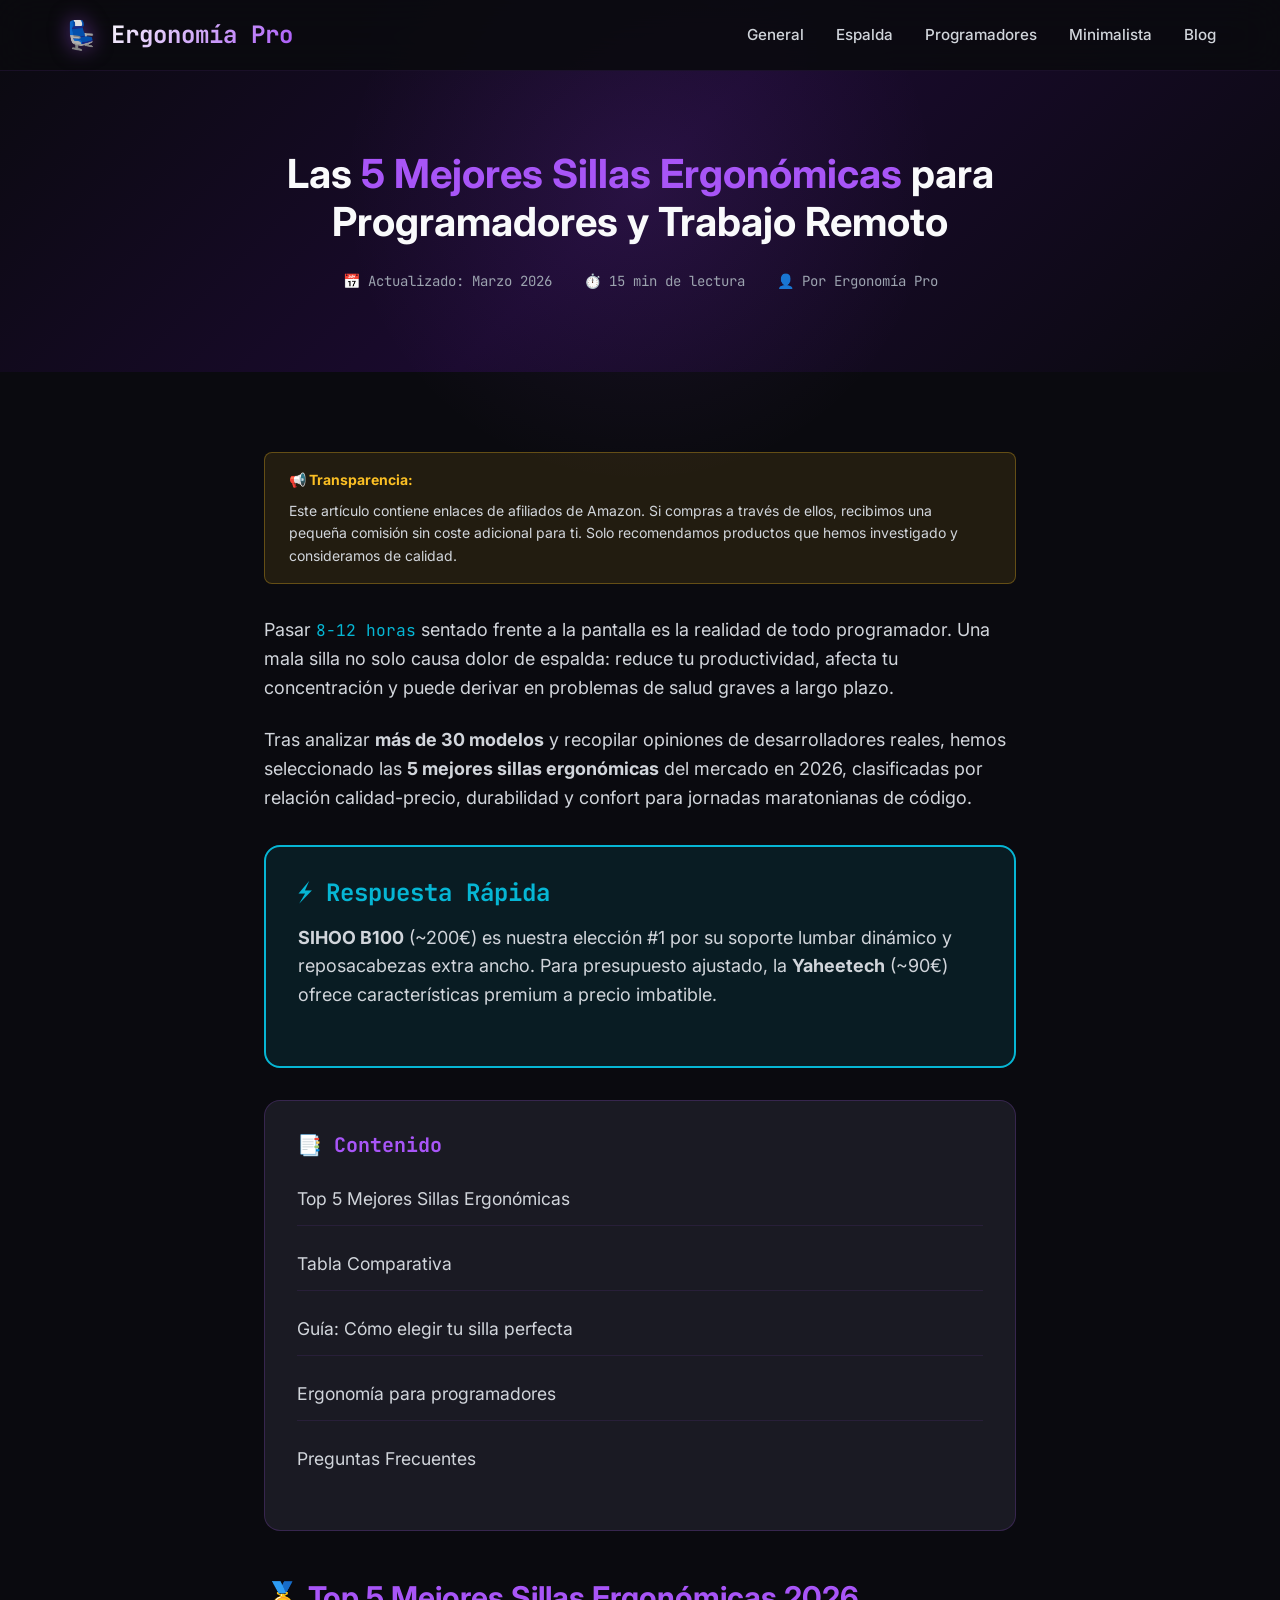
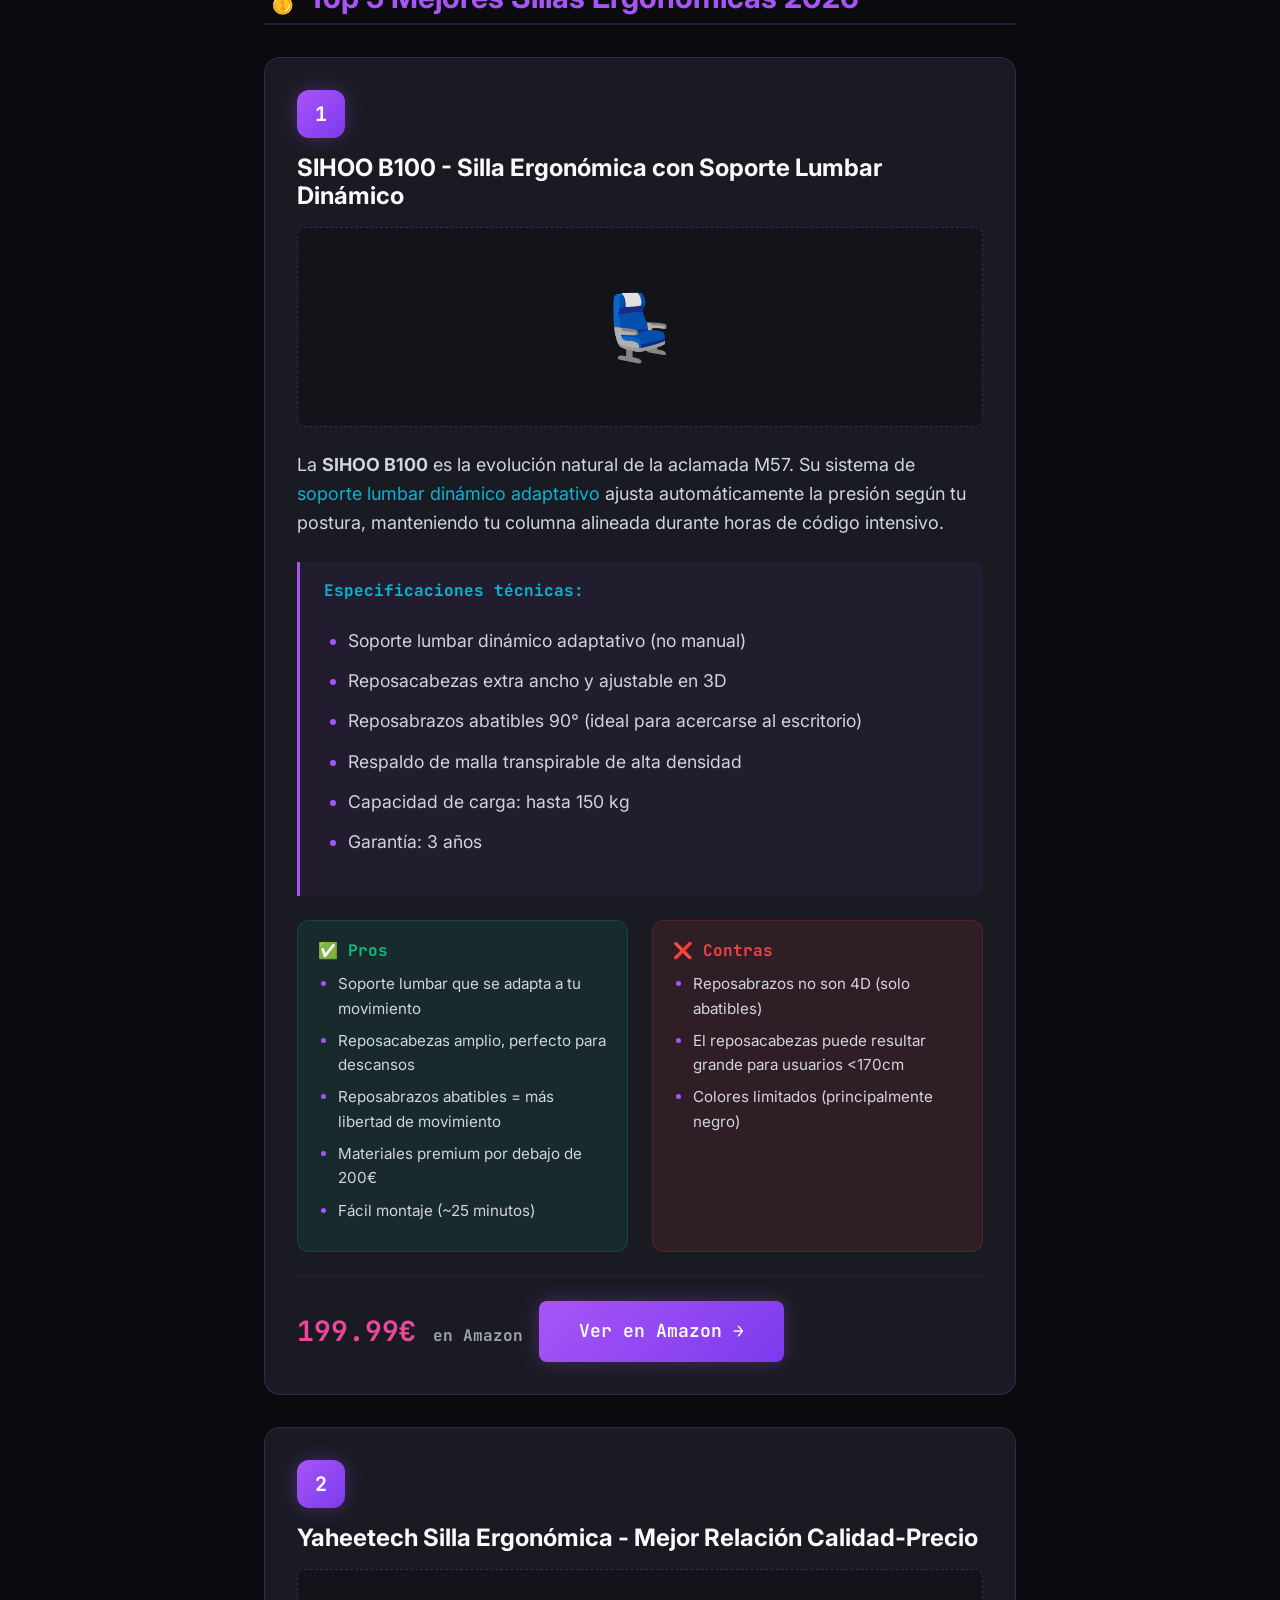
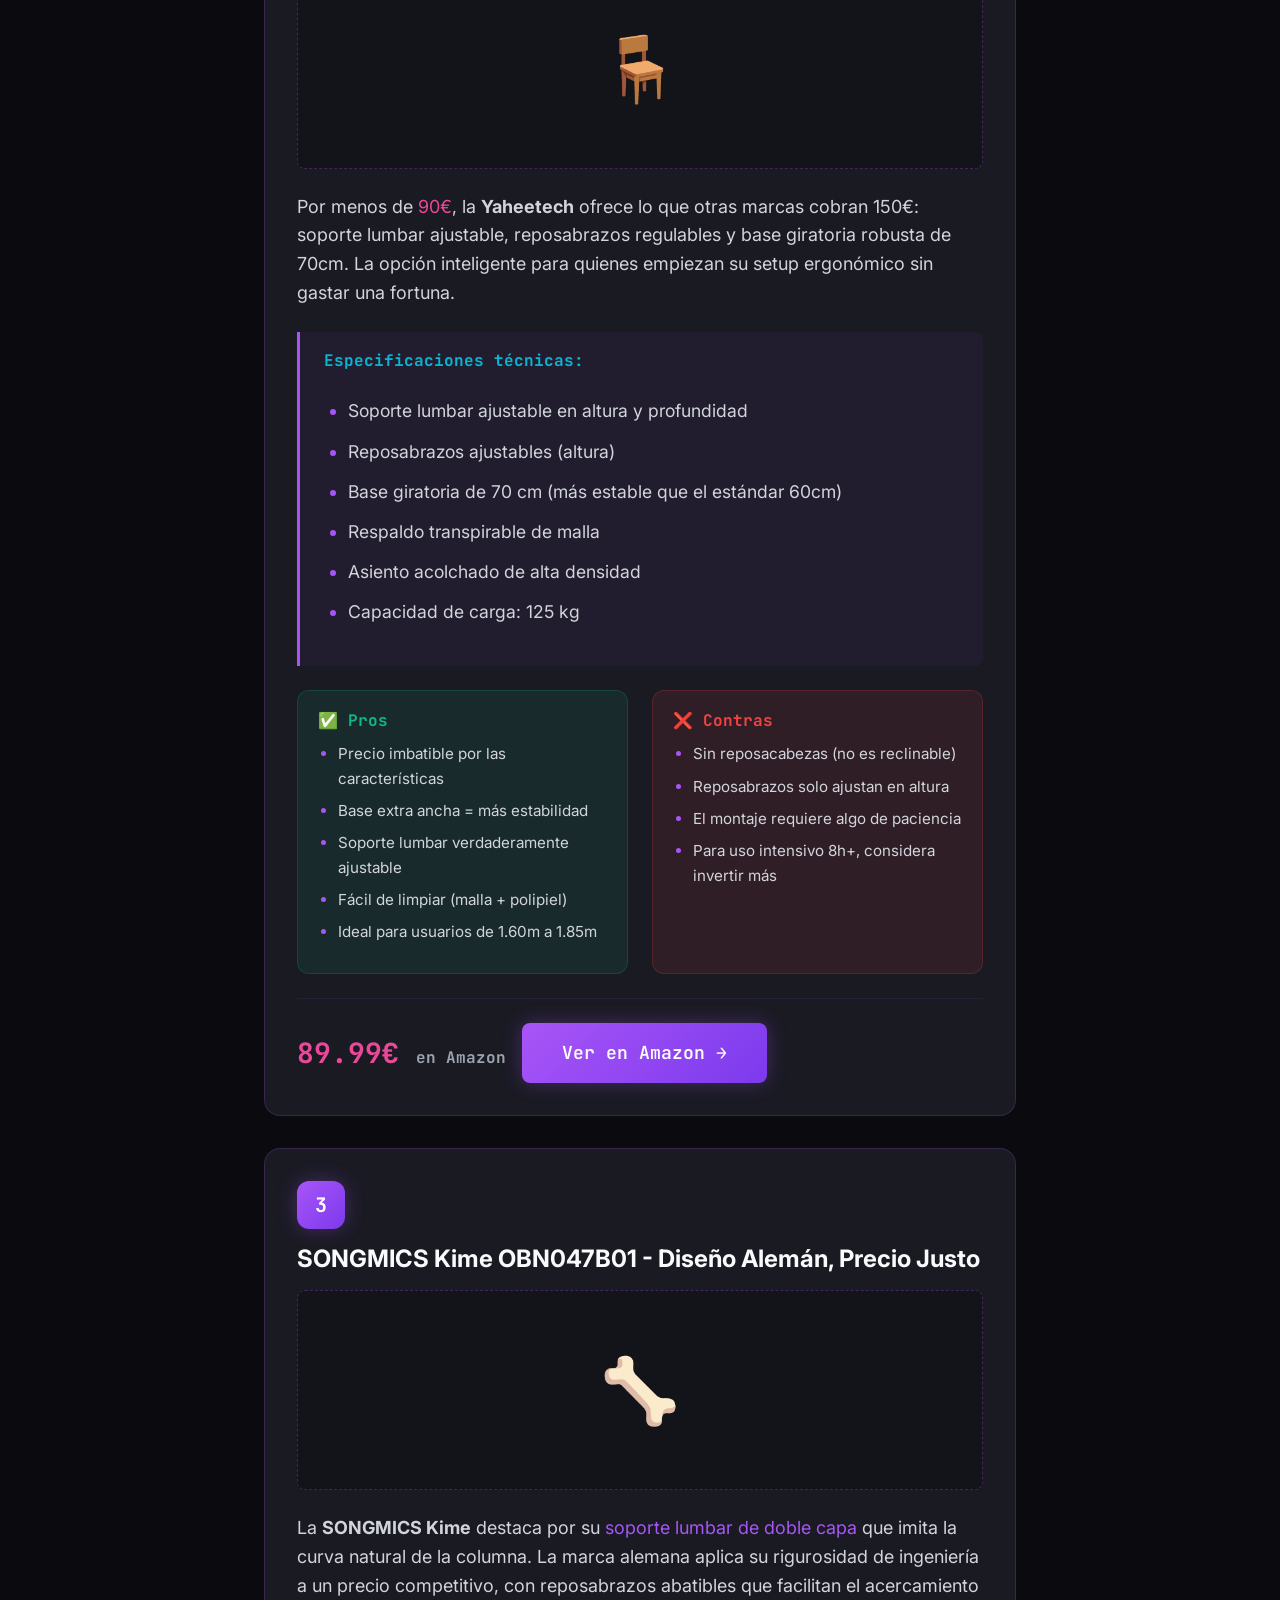
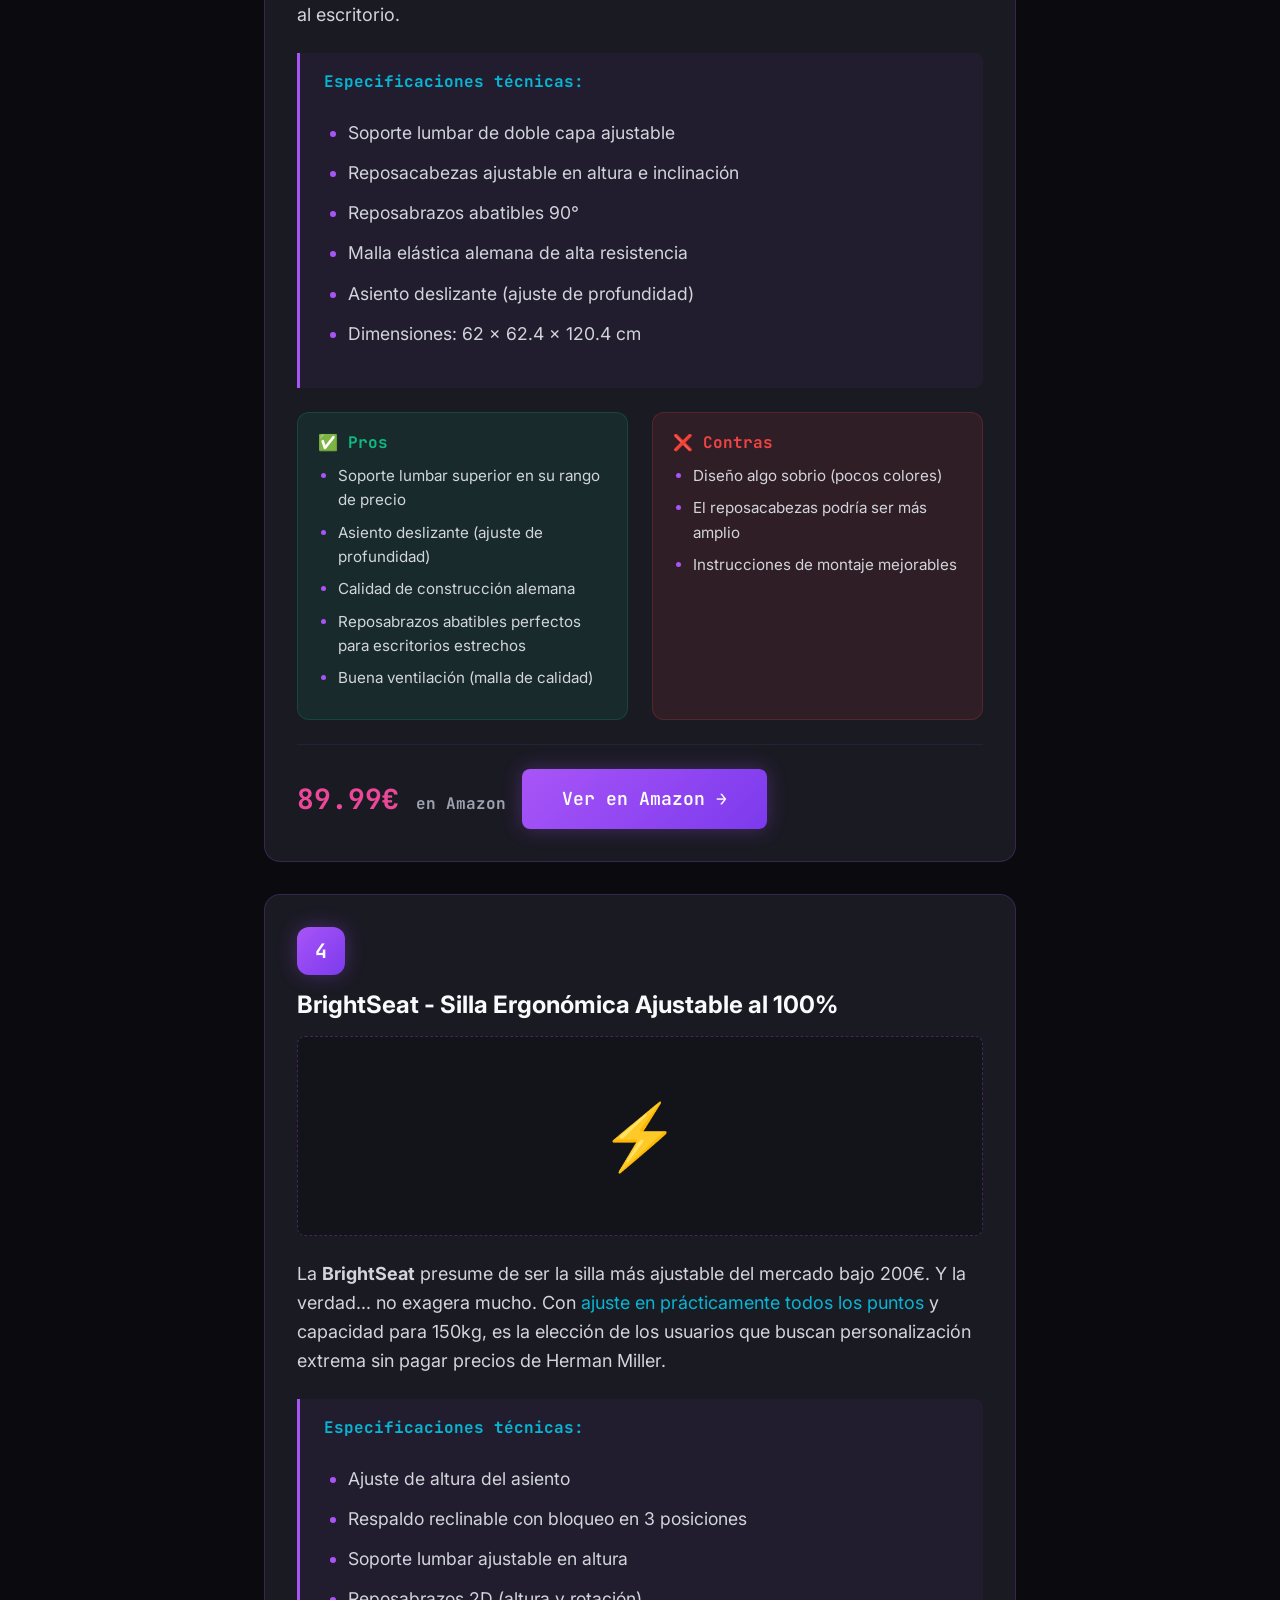
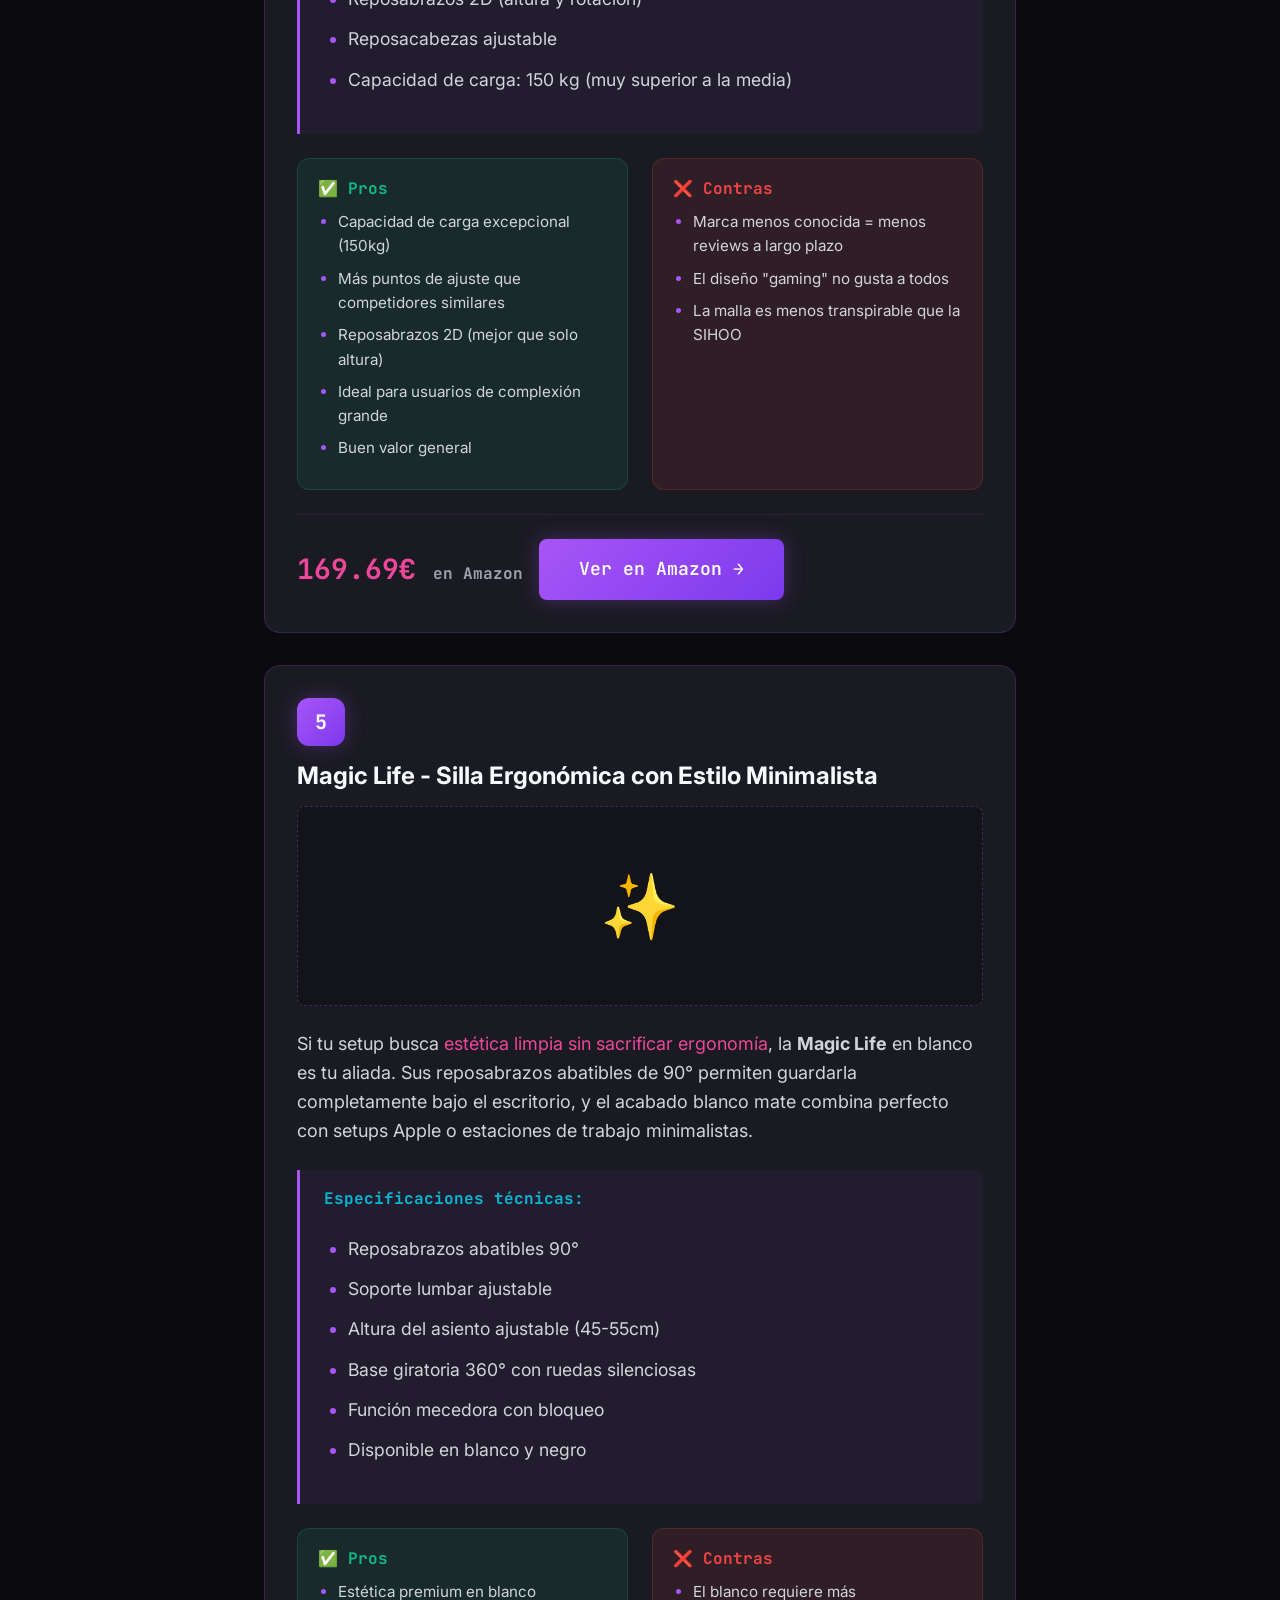
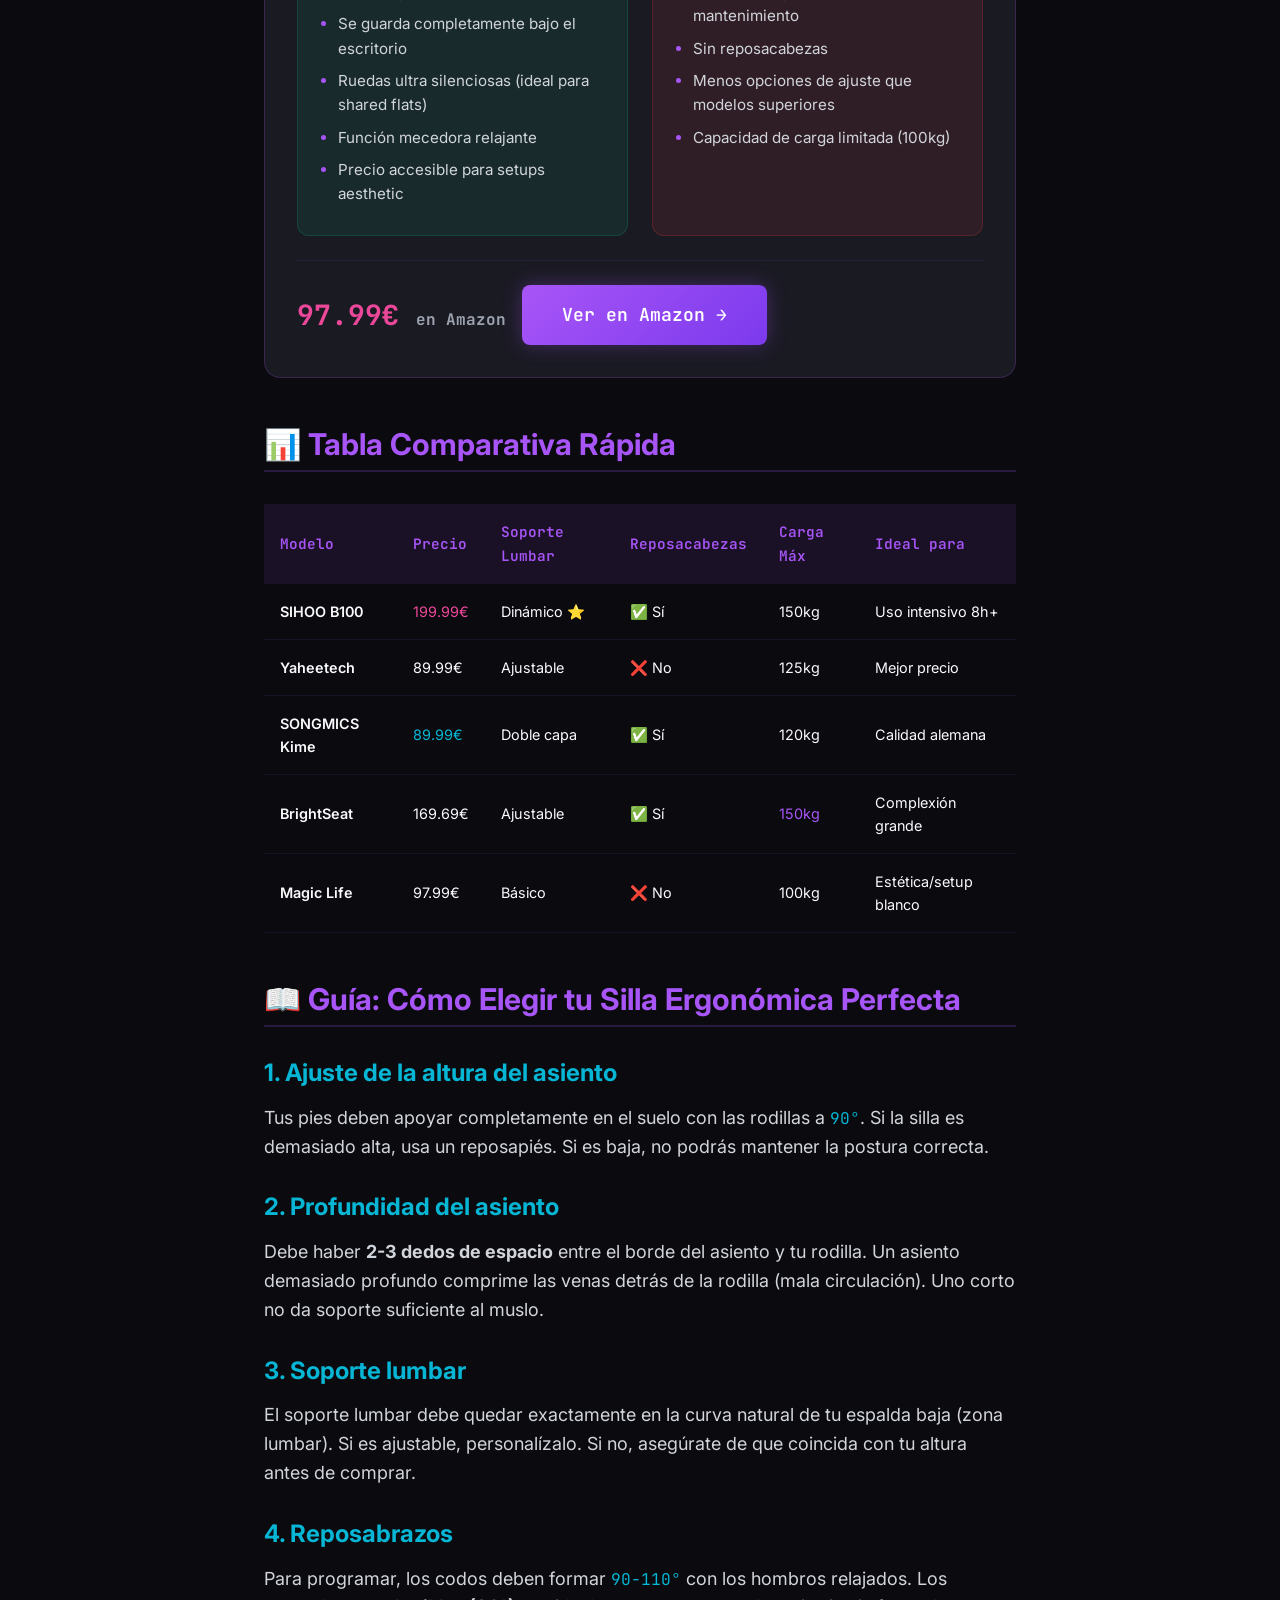
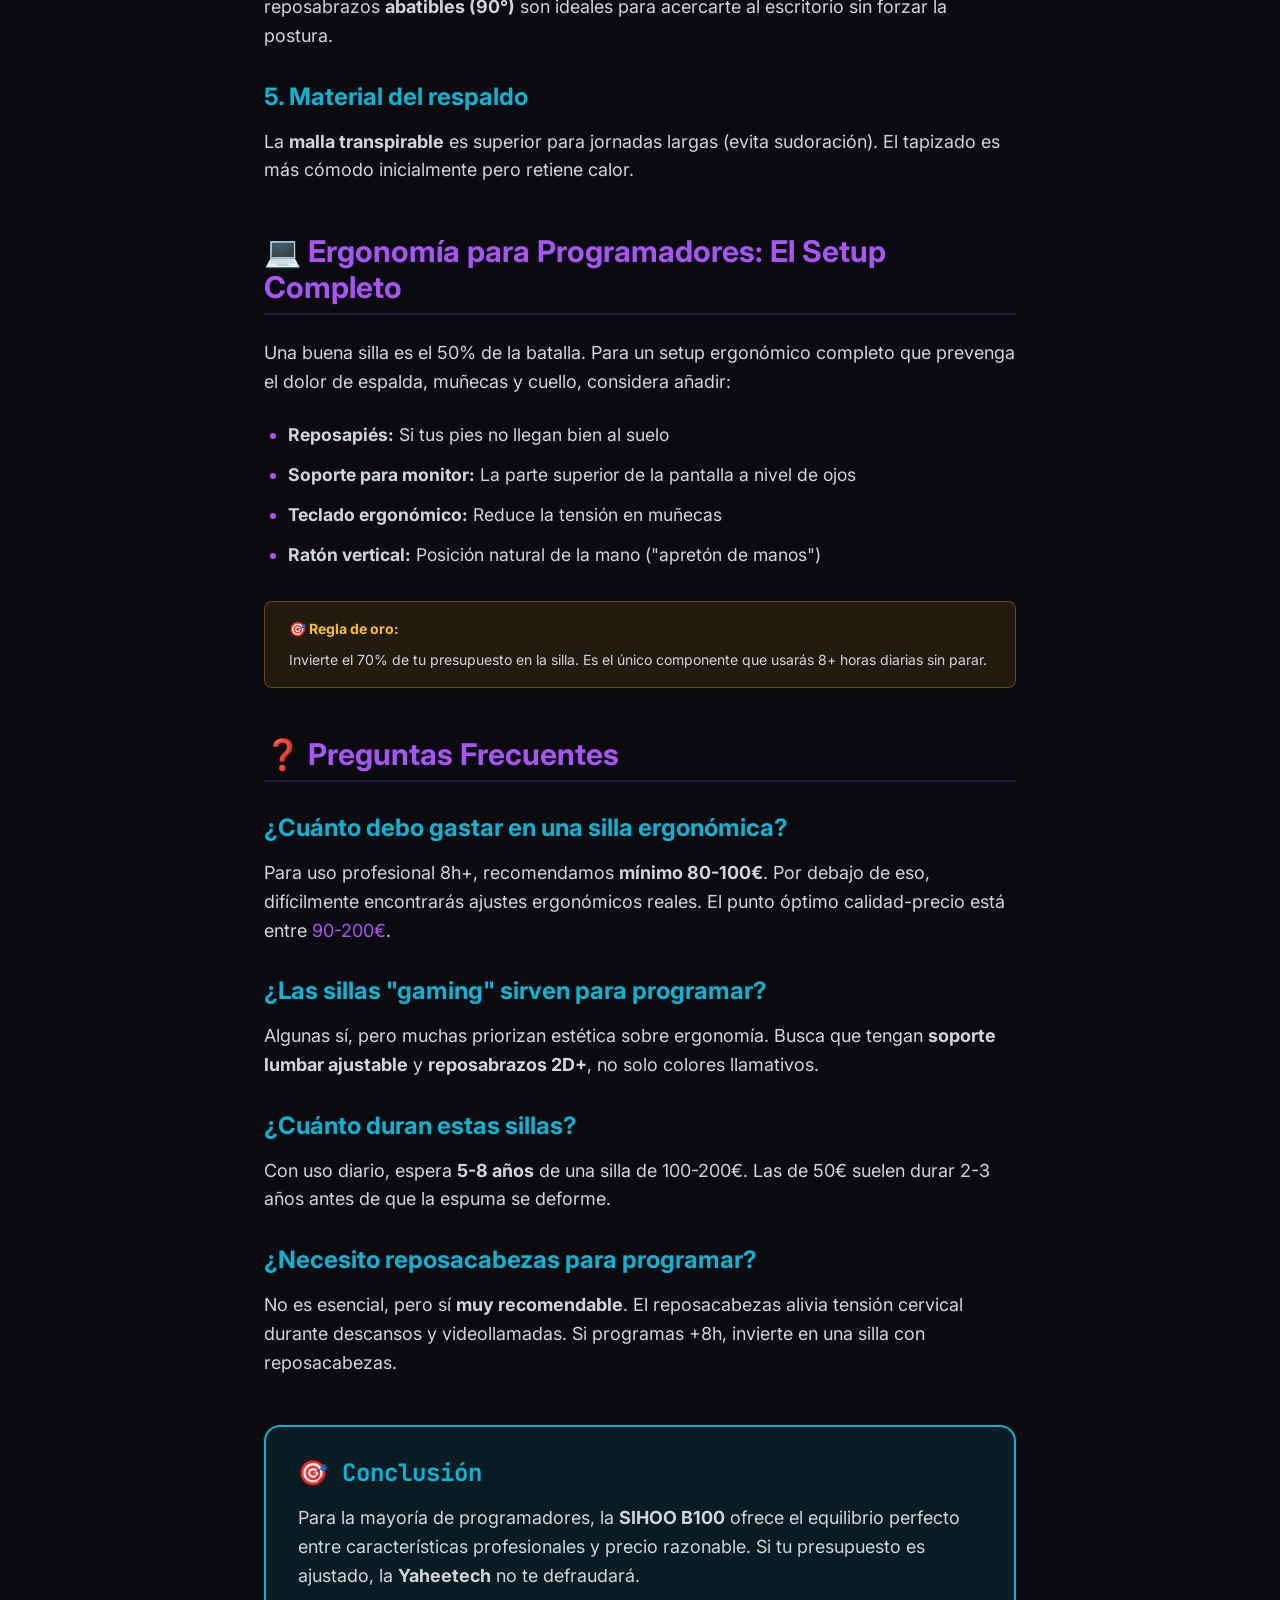
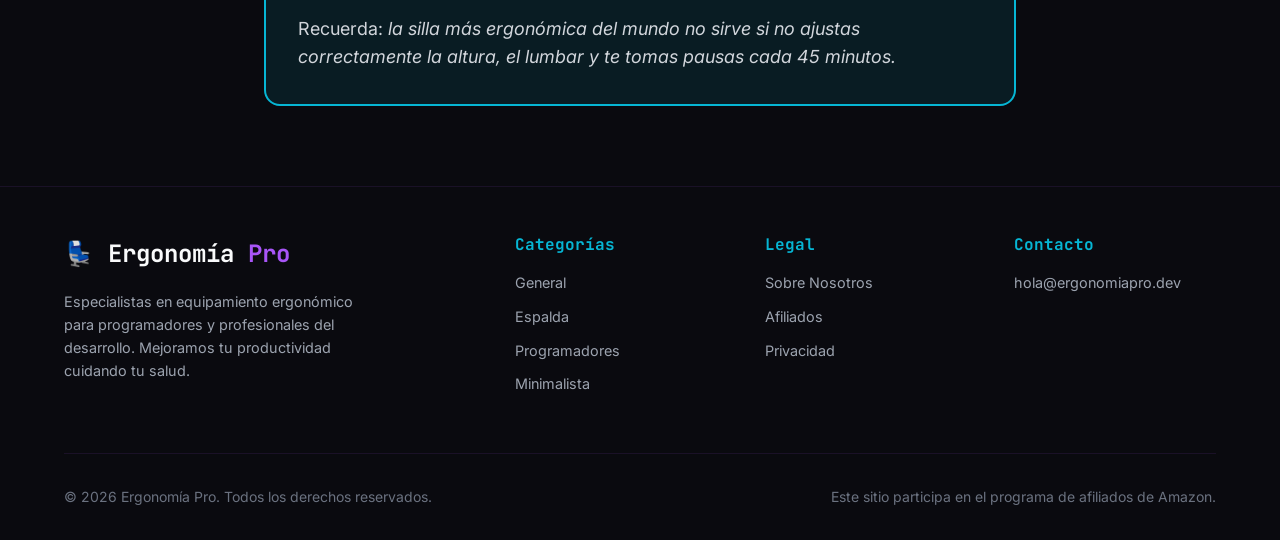
<file: articulos/mejores-sillas-ergonomicas-2026.html>
<!DOCTYPE html>
<html lang="es">
<head>
    <meta charset="UTF-8">
    <meta name="viewport" content="width=device-width, initial-scale=1.0">
    <meta name="description" content="Las 5 mejores sillas ergonómicas para programadores y trabajo remoto 2026. Comparativa de calidad, precio y características.">
    <title>Las 5 Mejores Sillas Ergonómicas para Programadores 2026 | Ergonomía Pro</title>
    <link rel="stylesheet" href="../css/styles-dark.css">
    
    <!-- Schema.org Article + ItemList Structured Data -->
    <script type="application/ld+json">
    {
        "@context": "https://schema.org",
        "@type": "ItemList",
        "itemListElement": [
            {
                "@type": "ListItem",
                "position": 1,
                "name": "SIHOO B100",
                "description": "Silla ergonómica con soporte lumbar dinámico y reposacabezas extra ancho"
            },
            {
                "@type": "ListItem",
                "position": 2,
                "name": "Yaheetech Silla Ergonómica",
                "description": "Mejor relación calidad-precio para presupuestos ajustados"
            },
            {
                "@type": "ListItem",
                "position": 3,
                "name": "SONGMICS OBN52BK",
                "description": "Diseño minimalista con buen soporte lumbar"
            }
        ],
        "itemListOrder": "https://schema.org/ItemListOrderDescending",
        "name": "Las 5 Mejores Sillas Ergonómicas para Programadores 2026"
    }
    </script>
    <script type="application/ld+json">
    {
        "@context": "https://schema.org",
        "@type": "Article",
        "headline": "Las 5 Mejores Sillas Ergonómicas para Programadores 2026",
        "description": "Las 5 mejores sillas ergonómicas para programadores y trabajo remoto 2026. Comparativa de calidad, precio y características.",
        "author": {
            "@type": "Organization",
            "name": "Ergonomía Pro"
        },
        "datePublished": "2026-03-01",
        "dateModified": "2026-03-01",
        "articleSection": "Reviews de Productos"
    }
    </script>
    <link href="https://fonts.googleapis.com/css2?family=Inter:wght@400;500;600;700&family=JetBrains+Mono:wght@400;500;600;700&display=swap" rel="stylesheet">
</head>
<body>
    <header class="header">
        <div class="container">
            <nav class="nav">
                <a href="../index.html" class="logo">
                    <span class="logo-icon">💺</span>
                    <span class="logo-text">Ergonomía Pro</span>
                </a>
                <button class="nav-toggle" aria-label="Menú" id="navToggle">
                    <span></span><span></span><span></span>
                </button>
                <ul class="nav-menu" id="navMenu">
                    <li><a href="../categorias/general.html">General</a></li>
                    <li><a href="../categorias/espalda.html">Espalda</a></li>
                    <li><a href="../categorias/programadores.html">Programadores</a></li>
                    <li><a href="../categorias/minimalista.html">Minimalista</a></li>
                    <li><a href="./">Blog</a></li>
                </ul>
            </nav>
        </div>
    </header>

    <article>
        <header class="article-header">
            <div class="container">
                <h1>Las <span class="highlight-violet">5 Mejores Sillas Ergonómicas</span> para Programadores y Trabajo Remoto</h1>
                <div class="article-meta">
                    <span>📅 Actualizado: Marzo 2026</span>
                    <span>⏱️ 15 min de lectura</span>
                    <span>👤 Por Ergonomía Pro</span>
                </div>
            </div>
        </header>

        <div class="article-content">
            <div class="affiliate-disclaimer">
                <strong>📢 Transparencia:</strong>
                Este artículo contiene enlaces de afiliados de Amazon. Si compras a través de ellos, recibimos una pequeña comisión sin coste adicional para ti. Solo recomendamos productos que hemos investigado y consideramos de calidad.
            </div>

            <p>
                Pasar <span class="code-tag">8-12 horas</span> sentado frente a la pantalla es la realidad de todo programador. 
                Una mala silla no solo causa dolor de espalda: reduce tu productividad, afecta tu concentración y puede 
                derivar en problemas de salud graves a largo plazo.
            </p>

            <p>
                Tras analizar <strong>más de 30 modelos</strong> y recopilar opiniones de desarrolladores reales, 
                hemos seleccionado las <strong>5 mejores sillas ergonómicas</strong> del mercado en 2026, 
                clasificadas por relación calidad-precio, durabilidad y confort para jornadas maratonianas de código.
            </p>

            <div class="quick-answer">
                <h3>⚡ Respuesta Rápida</h3>
                <p>
                    <strong>SIHOO B100</strong> (~200€) es nuestra elección #1 por su soporte lumbar dinámico 
                    y reposacabezas extra ancho. Para presupuesto ajustado, la <strong>Yaheetech</strong> (~90€) 
                    ofrece características premium a precio imbatible.
                </p>
            </div>

            <div class="toc">
                <h3>📑 Contenido</h3>
                <ul>
                    <li><a href="#top5">Top 5 Mejores Sillas Ergonómicas</a></li>
                    <li><a href="#comparativa">Tabla Comparativa</a></li>
                    <li><a href="#guia">Guía: Cómo elegir tu silla perfecta</a></li>
                    <li><a href="#ergonomia">Ergonomía para programadores</a></li>
                    <li><a href="#preguntas">Preguntas Frecuentes</a></li>
                </ul>
            </div>

            <h2 id="top5">🥇 Top 5 Mejores Sillas Ergonómicas 2026</h2>

            <!-- Producto 1 -->
            <div class="product-card-article">
                <span class="product-number">1</span>
                <h3>SIHOO B100 - Silla Ergonómica con Soporte Lumbar Dinámico</h3>
                
                <div class="product-image-placeholder">💺</div>
                
                <p>
                    La <strong>SIHOO B100</strong> es la evolución natural de la aclamada M57. Su sistema de 
                    <span class="highlight-cyan">soporte lumbar dinámico adaptativo</span> ajusta automáticamente 
                    la presión según tu postura, manteniendo tu columna alineada durante horas de código intensivo.
                </p>

                <div class="product-specs">
                    <strong>Especificaciones técnicas:</strong>
                    <ul>
                        <li>Soporte lumbar dinámico adaptativo (no manual)</li>
                        <li>Reposacabezas extra ancho y ajustable en 3D</li>
                        <li>Reposabrazos abatibles 90° (ideal para acercarse al escritorio)</li>
                        <li>Respaldo de malla transpirable de alta densidad</li>
                        <li>Capacidad de carga: hasta 150 kg</li>
                        <li>Garantía: 3 años</li>
                    </ul>
                </div>

                <div class="product-pros-cons">
                    <div class="pros">
                        <h4>✅ Pros</h4>
                        <ul>
                            <li>Soporte lumbar que se adapta a tu movimiento</li>
                            <li>Reposacabezas amplio, perfecto para descansos</li>
                            <li>Reposabrazos abatibles = más libertad de movimiento</li>
                            <li>Materiales premium por debajo de 200€</li>
                            <li>Fácil montaje (~25 minutos)</li>
                        </ul>
                    </div>
                    <div class="cons">
                        <h4>❌ Contras</h4>
                        <ul>
                            <li>Reposabrazos no son 4D (solo abatibles)</li>
                            <li>El reposacabezas puede resultar grande para usuarios &lt;170cm</li>
                            <li>Colores limitados (principalmente negro)</li>
                        </ul>
                    </div>
                </div>

                <div class="product-cta">
                    <div class="product-price-article">199.99€ <span>en Amazon</span></div>
                    <a href="https://amzn.to/4uPnuus" class="btn btn-primary btn-large" target="_blank" rel="noopener sponsored">
                        Ver en Amazon →
                    </a>
                </div>
            </div>

            <!-- Producto 2 -->
            <div class="product-card-article">
                <span class="product-number">2</span>
                <h3>Yaheetech Silla Ergonómica - Mejor Relación Calidad-Precio</h3>
                
                <div class="product-image-placeholder">🪑</div>
                
                <p>
                    Por menos de <span class="highlight-pink">90€</span>, la <strong>Yaheetech</strong> ofrece 
                    lo que otras marcas cobran 150€: soporte lumbar ajustable, reposabrazos regulables y base 
                    giratoria robusta de 70cm. La opción inteligente para quienes empiezan su setup ergonómico 
                    sin gastar una fortuna.
                </p>

                <div class="product-specs">
                    <strong>Especificaciones técnicas:</strong>
                    <ul>
                        <li>Soporte lumbar ajustable en altura y profundidad</li>
                        <li>Reposabrazos ajustables (altura)</li>
                        <li>Base giratoria de 70 cm (más estable que el estándar 60cm)</li>
                        <li>Respaldo transpirable de malla</li>
                        <li>Asiento acolchado de alta densidad</li>
                        <li>Capacidad de carga: 125 kg</li>
                    </ul>
                </div>

                <div class="product-pros-cons">
                    <div class="pros">
                        <h4>✅ Pros</h4>
                        <ul>
                            <li>Precio imbatible por las características</li>
                            <li>Base extra ancha = más estabilidad</li>
                            <li>Soporte lumbar verdaderamente ajustable</li>
                            <li>Fácil de limpiar (malla + polipiel)</li>
                            <li>Ideal para usuarios de 1.60m a 1.85m</li>
                        </ul>
                    </div>
                    <div class="cons">
                        <h4>❌ Contras</h4>
                        <ul>
                            <li>Sin reposacabezas (no es reclinable)</li>
                            <li>Reposabrazos solo ajustan en altura</li>
                            <li>El montaje requiere algo de paciencia</li>
                            <li>Para uso intensivo 8h+, considera invertir más</li>
                        </ul>
                    </div>
                </div>

                <div class="product-cta">
                    <div class="product-price-article">89.99€ <span>en Amazon</span></div>
                    <a href="https://amzn.to/4sobe2f" class="btn btn-primary btn-large" target="_blank" rel="noopener sponsored">
                        Ver en Amazon →
                    </a>
                </div>
            </div>

            <!-- Producto 3 -->
            <div class="product-card-article">
                <span class="product-number">3</span>
                <h3>SONGMICS Kime OBN047B01 - Diseño Alemán, Precio Justo</h3>
                
                <div class="product-image-placeholder">🦴</div>
                
                <p>
                    La <strong>SONGMICS Kime</strong> destaca por su <span class="highlight-violet">soporte lumbar 
                    de doble capa</span> que imita la curva natural de la columna. La marca alemana aplica su 
                    rigurosidad de ingeniería a un precio competitivo, con reposabrazos abatibles que facilitan 
                    el acercamiento al escritorio.
                </p>

                <div class="product-specs">
                    <strong>Especificaciones técnicas:</strong>
                    <ul>
                        <li>Soporte lumbar de doble capa ajustable</li>
                        <li>Reposacabezas ajustable en altura e inclinación</li>
                        <li>Reposabrazos abatibles 90°</li>
                        <li>Malla elástica alemana de alta resistencia</li>
                        <li>Asiento deslizante (ajuste de profundidad)</li>
                        <li>Dimensiones: 62 x 62.4 x 120.4 cm</li>
                    </ul>
                </div>

                <div class="product-pros-cons">
                    <div class="pros">
                        <h4>✅ Pros</h4>
                        <ul>
                            <li>Soporte lumbar superior en su rango de precio</li>
                            <li>Asiento deslizante (ajuste de profundidad)</li>
                            <li>Calidad de construcción alemana</li>
                            <li>Reposabrazos abatibles perfectos para escritorios estrechos</li>
                            <li>Buena ventilación (malla de calidad)</li>
                        </ul>
                    </div>
                    <div class="cons">
                        <h4>❌ Contras</h4>
                        <ul>
                            <li>Diseño algo sobrio (pocos colores)</li>
                            <li>El reposacabezas podría ser más amplio</li>
                            <li>Instrucciones de montaje mejorables</li>
                        </ul>
                    </div>
                </div>

                <div class="product-cta">
                    <div class="product-price-article">89.99€ <span>en Amazon</span></div>
                    <a href="https://amzn.to/4v0akLg" class="btn btn-primary btn-large" target="_blank" rel="noopener sponsored">
                        Ver en Amazon →
                    </a>
                </div>
            </div>

            <!-- Producto 4 -->
            <div class="product-card-article">
                <span class="product-number">4</span>
                <h3>BrightSeat - Silla Ergonómica Ajustable al 100%</h3>
                
                <div class="product-image-placeholder">⚡</div>
                
                <p>
                    La <strong>BrightSeat</strong> presume de ser la silla más ajustable del mercado bajo 200€. 
                    Y la verdad... no exagera mucho. Con <span class="highlight-cyan">ajuste en prácticamente 
                    todos los puntos</span> y capacidad para 150kg, es la elección de los usuarios que buscan 
                    personalización extrema sin pagar precios de Herman Miller.
                </p>

                <div class="product-specs">
                    <strong>Especificaciones técnicas:</strong>
                    <ul>
                        <li>Ajuste de altura del asiento</li>
                        <li>Respaldo reclinable con bloqueo en 3 posiciones</li>
                        <li>Soporte lumbar ajustable en altura</li>
                        <li>Reposabrazos 2D (altura y rotación)</li>
                        <li>Reposacabezas ajustable</li>
                        <li>Capacidad de carga: 150 kg (muy superior a la media)</li>
                    </ul>
                </div>

                <div class="product-pros-cons">
                    <div class="pros">
                        <h4>✅ Pros</h4>
                        <ul>
                            <li>Capacidad de carga excepcional (150kg)</li>
                            <li>Más puntos de ajuste que competidores similares</li>
                            <li>Reposabrazos 2D (mejor que solo altura)</li>
                            <li>Ideal para usuarios de complexión grande</li>
                            <li>Buen valor general</li>
                        </ul>
                    </div>
                    <div class="cons">
                        <h4>❌ Contras</h4>
                        <ul>
                            <li>Marca menos conocida = menos reviews a largo plazo</li>
                            <li>El diseño "gaming" no gusta a todos</li>
                            <li>La malla es menos transpirable que la SIHOO</li>
                        </ul>
                    </div>
                </div>

                <div class="product-cta">
                    <div class="product-price-article">169.69€ <span>en Amazon</span></div>
                    <a href="https://amzn.to/4rYq5zG" class="btn btn-primary btn-large" target="_blank" rel="noopener sponsored">
                        Ver en Amazon →
                    </a>
                </div>
            </div>

            <!-- Producto 5 -->
            <div class="product-card-article">
                <span class="product-number">5</span>
                <h3>Magic Life - Silla Ergonómica con Estilo Minimalista</h3>
                
                <div class="product-image-placeholder">✨</div>
                
                <p>
                    Si tu setup busca <span class="highlight-pink">estética limpia sin sacrificar ergonomía</span>, 
                    la <strong>Magic Life</strong> en blanco es tu aliada. Sus reposabrazos abatibles de 90° permiten 
                    guardarla completamente bajo el escritorio, y el acabado blanco mate combina perfecto con setups 
                    Apple o estaciones de trabajo minimalistas.
                </p>

                <div class="product-specs">
                    <strong>Especificaciones técnicas:</strong>
                    <ul>
                        <li>Reposabrazos abatibles 90°</li>
                        <li>Soporte lumbar ajustable</li>
                        <li>Altura del asiento ajustable (45-55cm)</li>
                        <li>Base giratoria 360° con ruedas silenciosas</li>
                        <li>Función mecedora con bloqueo</li>
                        <li>Disponible en blanco y negro</li>
                    </ul>
                </div>

                <div class="product-pros-cons">
                    <div class="pros">
                        <h4>✅ Pros</h4>
                        <ul>
                            <li>Estética premium en blanco</li>
                            <li>Se guarda completamente bajo el escritorio</li>
                            <li>Ruedas ultra silenciosas (ideal para shared flats)</li>
                            <li>Función mecedora relajante</li>
                            <li>Precio accesible para setups aesthetic</li>
                        </ul>
                    </div>
                    <div class="cons">
                        <h4>❌ Contras</h4>
                        <ul>
                            <li>El blanco requiere más mantenimiento</li>
                            <li>Sin reposacabezas</li>
                            <li>Menos opciones de ajuste que modelos superiores</li>
                            <li>Capacidad de carga limitada (100kg)</li>
                        </ul>
                    </div>
                </div>

                <div class="product-cta">
                    <div class="product-price-article">97.99€ <span>en Amazon</span></div>
                    <a href="https://amzn.to/3PRQbGS" class="btn btn-primary btn-large" target="_blank" rel="noopener sponsored">
                        Ver en Amazon →
                    </a>
                </div>
            </div>

            <h2 id="comparativa">📊 Tabla Comparativa Rápida</h2>

            <table class="comparison-table">
                <thead>
                    <tr>
                        <th>Modelo</th>
                        <th>Precio</th>
                        <th>Soporte Lumbar</th>
                        <th>Reposacabezas</th>
                        <th>Carga Máx</th>
                        <th>Ideal para</th>
                    </tr>
                </thead>
                <tbody>
                    <tr>
                        <td>SIHOO B100</td>
                        <td class="highlight-pink">199.99€</td>
                        <td>Dinámico ⭐</td>
                        <td>✅ Sí</td>
                        <td>150kg</td>
                        <td>Uso intensivo 8h+</td>
                    </tr>
                    <tr>
                        <td>Yaheetech</td>
                        <td class="highlight-pyan">89.99€</td>
                        <td>Ajustable</td>
                        <td>❌ No</td>
                        <td>125kg</td>
                        <td>Mejor precio</td>
                    </tr>
                    <tr>
                        <td>SONGMICS Kime</td>
                        <td class="highlight-cyan">89.99€</td>
                        <td>Doble capa</td>
                        <td>✅ Sí</td>
                        <td>120kg</td>
                        <td>Calidad alemana</td>
                    </tr>
                    <tr>
                        <td>BrightSeat</td>
                        <td>169.69€</td>
                        <td>Ajustable</td>
                        <td>✅ Sí</td>
                        <td class="highlight-violet">150kg</td>
                        <td>Complexión grande</td>
                    </tr>
                    <tr>
                        <td>Magic Life</td>
                        <td>97.99€</td>
                        <td>Básico</td>
                        <td>❌ No</td>
                        <td>100kg</td>
                        <td>Estética/setup blanco</td>
                    </tr>
                </tbody>
            </table>

            <h2 id="guia">📖 Guía: Cómo Elegir tu Silla Ergonómica Perfecta</h2>

            <h3>1. Ajuste de la altura del asiento</h3>
            <p>
                Tus pies deben apoyar completamente en el suelo con las rodillas a <span class="code-tag">90°</span>. 
                Si la silla es demasiado alta, usa un <a href="mejores-reposapies-oficina.html">reposapiés</a>. 
                Si es baja, no podrás mantener la postura correcta.
            </p>

            <h3>2. Profundidad del asiento</h3>
            <p>
                Debe haber <strong>2-3 dedos de espacio</strong> entre el borde del asiento y tu rodilla. 
                Un asiento demasiado profundo comprime las venas detrás de la rodilla (mala circulación). 
                Uno corto no da soporte suficiente al muslo.
            </p>

            <h3>3. Soporte lumbar</h3>
            <p>
                El soporte lumbar debe quedar exactamente en la curva natural de tu espalda baja 
                (zona lumbar). Si es ajustable, personalízalo. Si no, asegúrate de que coincida 
                con tu altura antes de comprar.
            </p>

            <h3>4. Reposabrazos</h3>
            <p>
                Para programar, los codos deben formar <span class="code-tag">90-110°</span> con los hombros relajados. 
                Los reposabrazos <strong>abatibles (90°)</strong> son ideales para acercarte al escritorio 
                sin forzar la postura.
            </p>

            <h3>5. Material del respaldo</h3>
            <p>
                La <strong>malla transpirable</strong> es superior para jornadas largas (evita sudoración). 
                El tapizado es más cómodo inicialmente pero retiene calor.
            </p>

            <h2 id="ergonomia">💻 Ergonomía para Programadores: El Setup Completo</h2>

            <p>
                Una buena silla es el 50% de la batalla. Para un setup ergonómico completo que prevenga 
                el dolor de espalda, muñecas y cuello, considera añadir:
            </p>

            <ul>
                <li><strong>Reposapiés:</strong> Si tus pies no llegan bien al suelo</li>
                <li><strong>Soporte para monitor:</strong> La parte superior de la pantalla a nivel de ojos</li>
                <li><strong>Teclado ergonómico:</strong> Reduce la tensión en muñecas</li>
                <li><strong>Ratón vertical:</strong> Posición natural de la mano ("apretón de manos")</li>
            </ul>

            <div class="affiliate-disclaimer">
                <strong>🎯 Regla de oro:</strong> Invierte el 70% de tu presupuesto en la silla. 
                Es el único componente que usarás 8+ horas diarias sin parar.
            </div>

            <h2 id="preguntas">❓ Preguntas Frecuentes</h2>

            <h3>¿Cuánto debo gastar en una silla ergonómica?</h3>
            <p>
                Para uso profesional 8h+, recomendamos <strong>mínimo 80-100€</strong>. Por debajo de eso, 
                difícilmente encontrarás ajustes ergonómicos reales. El punto óptimo calidad-precio está 
                entre <span class="highlight-violet">90-200€</span>.
            </p>

            <h3>¿Las sillas "gaming" sirven para programar?</h3>
            <p>
                Algunas sí, pero muchas priorizan estética sobre ergonomía. Busca que tengan 
                <strong>soporte lumbar ajustable</strong> y <strong>reposabrazos 2D+</strong>, 
                no solo colores llamativos.
            </p>

            <h3>¿Cuánto duran estas sillas?</h3>
            <p>
                Con uso diario, espera <strong>5-8 años</strong> de una silla de 100-200€. 
                Las de 50€ suelen durar 2-3 años antes de que la espuma se deforme.
            </p>

            <h3>¿Necesito reposacabezas para programar?</h3>
            <p>
                No es esencial, pero sí <strong>muy recomendable</strong>. El reposacabezas alivia 
                tensión cervical durante descansos y videollamadas. Si programas +8h, invierte en una silla con reposacabezas.
            </p>

            <div class="quick-answer" style="margin-top: 3rem;">
                <h3>🎯 Conclusión</h3>
                <p>
                    Para la mayoría de programadores, la <strong>SIHOO B100</strong> ofrece el equilibrio perfecto 
                    entre características profesionales y precio razonable. Si tu presupuesto es ajustado, 
                    la <strong>Yaheetech</strong> no te defraudará.
                </p>
                <p style="margin-bottom: 0;">
                    Recuerda: <em>la silla más ergonómica del mundo no sirve si no ajustas correctamente la altura, 
                    el lumbar y te tomas pausas cada 45 minutos.</em>
                </p>
            </div>
        </div>
    </article>

    <footer class="footer">
        <div class="container">
            <div class="footer-grid">
                <div>
                    <div class="footer-brand">
                        <span>💺</span> Ergonomía <span>Pro</span>
                    </div>
                    <p class="footer-about">
                        Especialistas en equipamiento ergonómico para programadores y profesionales 
                        del desarrollo. Mejoramos tu productividad cuidando tu salud.
                    </p>
                </div>
                <div>
                    <h4>Categorías</h4>
                    <ul class="footer-links">
                        <li><a href="../categorias/general.html">General</a></li>
                        <li><a href="../categorias/espalda.html">Espalda</a></li>
                        <li><a href="../categorias/programadores.html">Programadores</a></li>
                        <li><a href="../categorias/minimalista.html">Minimalista</a></li>
                    </ul>
                </div>
                <div>
                    <h4>Legal</h4>
                    <ul class="footer-links">
                        <li><a href="../sobre.html">Sobre Nosotros</a></li>
                        <li><a href="../afiliados.html">Afiliados</a></li>
                        <li><a href="../privacidad.html">Privacidad</a></li>
                    </ul>
                </div>
                <div>
                    <h4>Contacto</h4>
                    <ul class="footer-links">
                        <li><a href="mailto:hola@ergonomiapro.dev">hola@ergonomiapro.dev</a></li>
                    </ul>
                </div>
            </div>
            <div class="footer-bottom">
                <p>© 2026 Ergonomía Pro. Todos los derechos reservados.</p>
                <p>Este sitio participa en el programa de afiliados de Amazon.</p>
            </div>
        </div>
    </footer>

    <script>
        // Mobile menu toggle
        const navToggle = document.getElementById('navToggle');
        const navMenu = document.getElementById('navMenu');
        
        navToggle.addEventListener('click', () => {
            navMenu.classList.toggle('active');
        });

        // Smooth scroll for anchor links
        document.querySelectorAll('a[href^="#"]').forEach(anchor => {
            anchor.addEventListener('click', function (e) {
                e.preventDefault();
                const target = document.querySelector(this.getAttribute('href'));
                if (target) {
                    target.scrollIntoView({
                        behavior: 'smooth',
                        block: 'start'
                    });
                }
            });
        });
    </script>
</body>
</html>
</file>
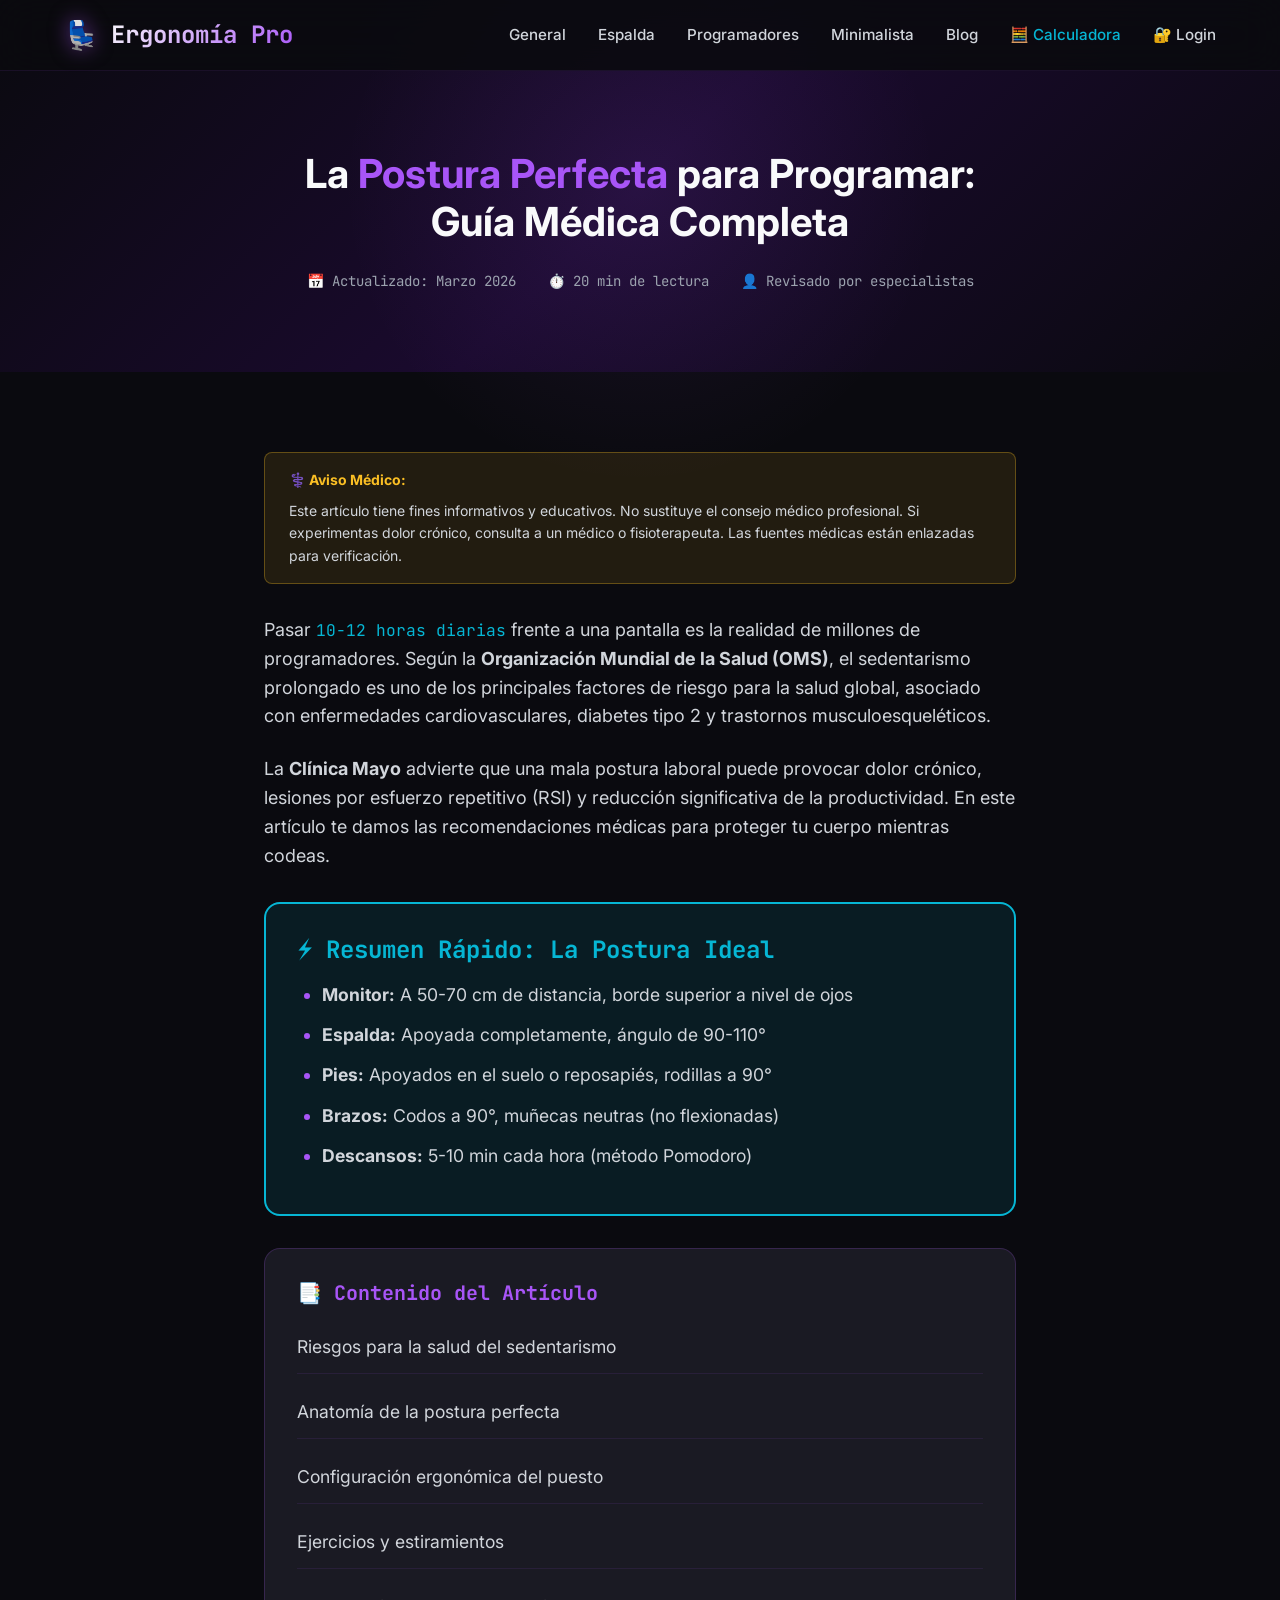
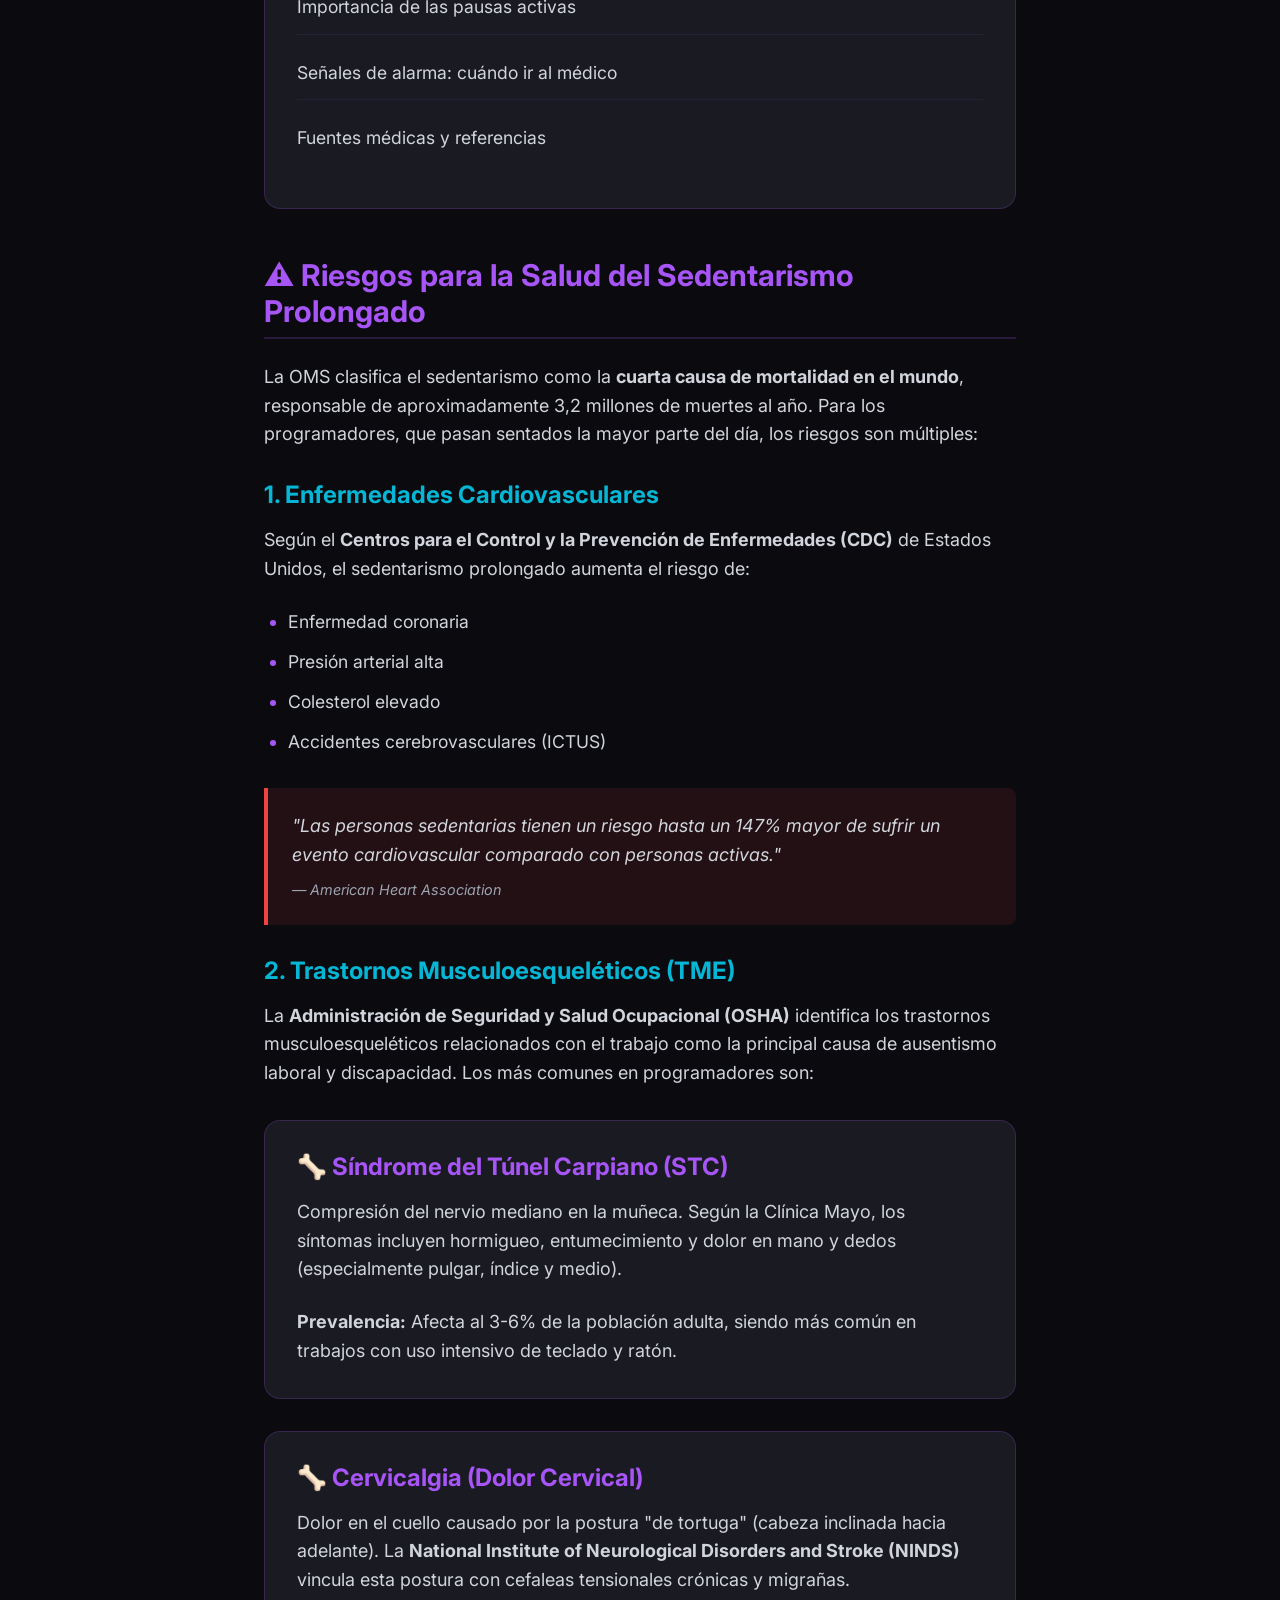
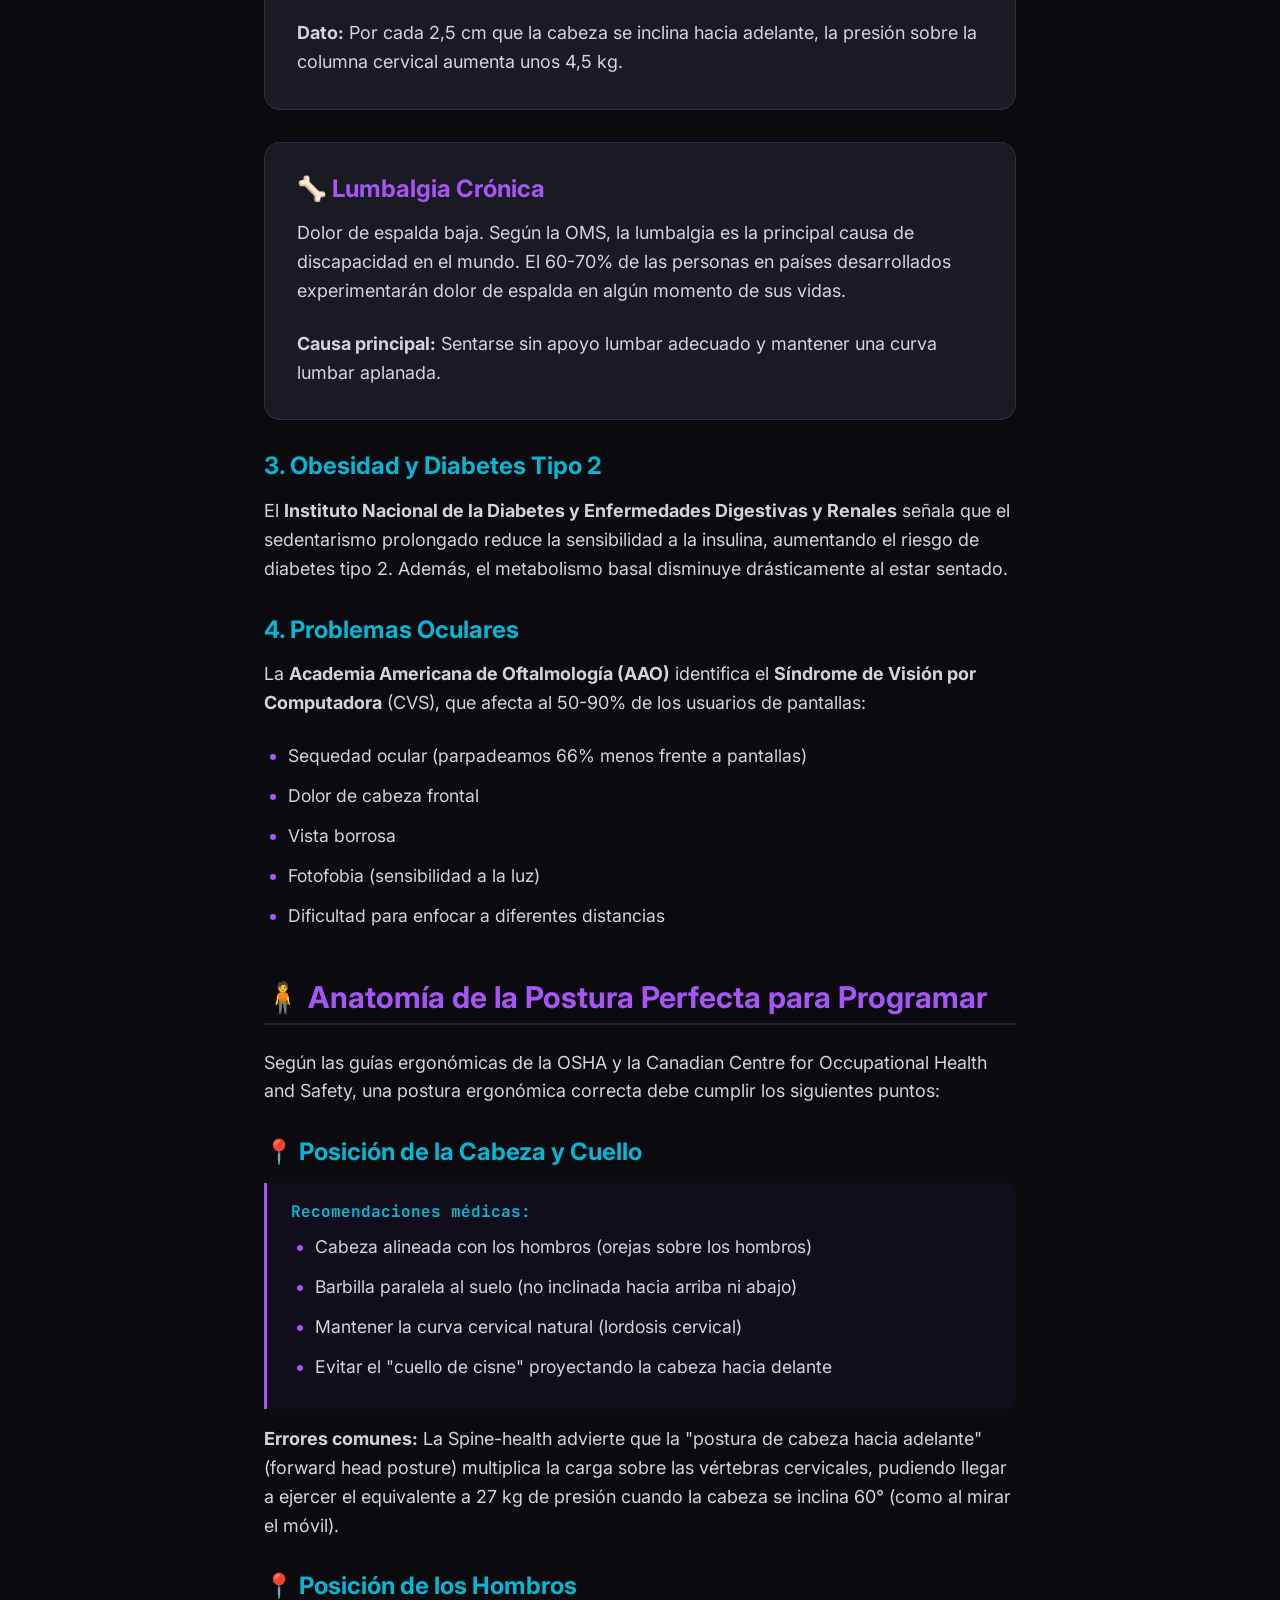
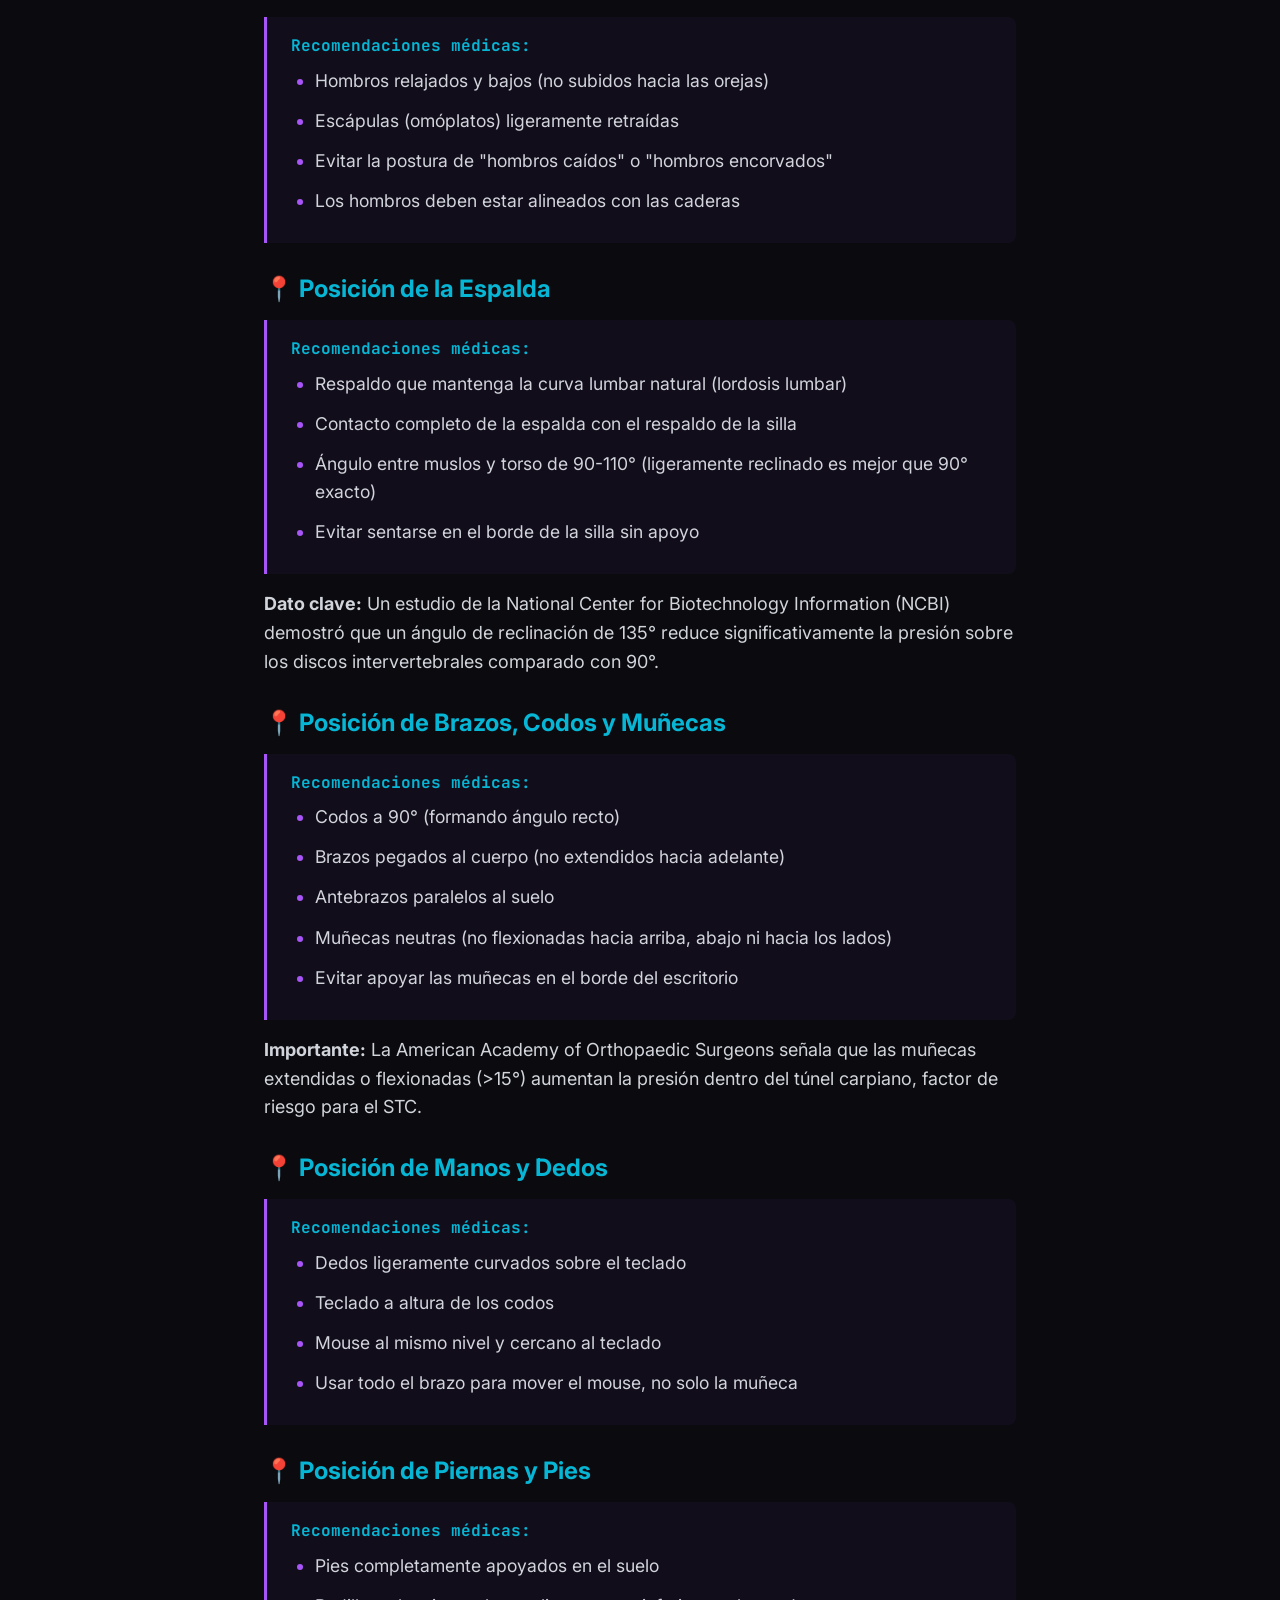
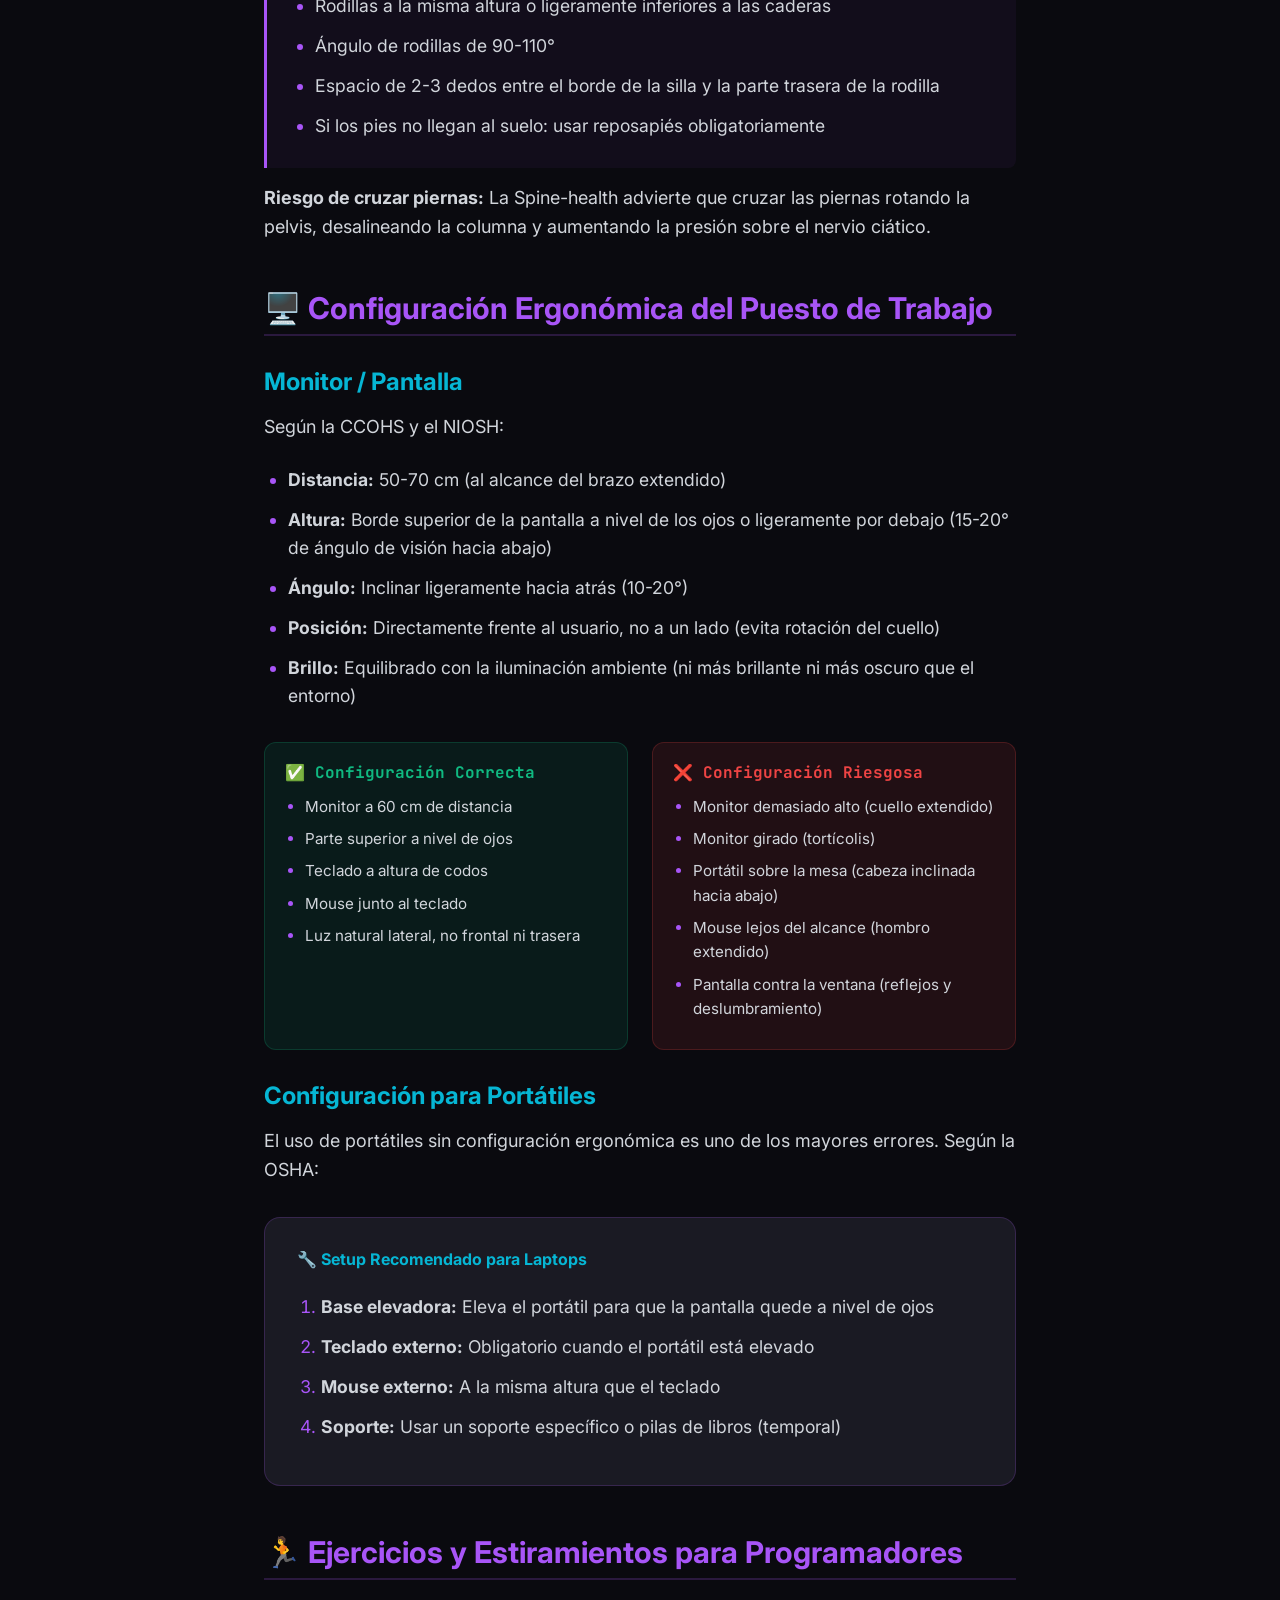
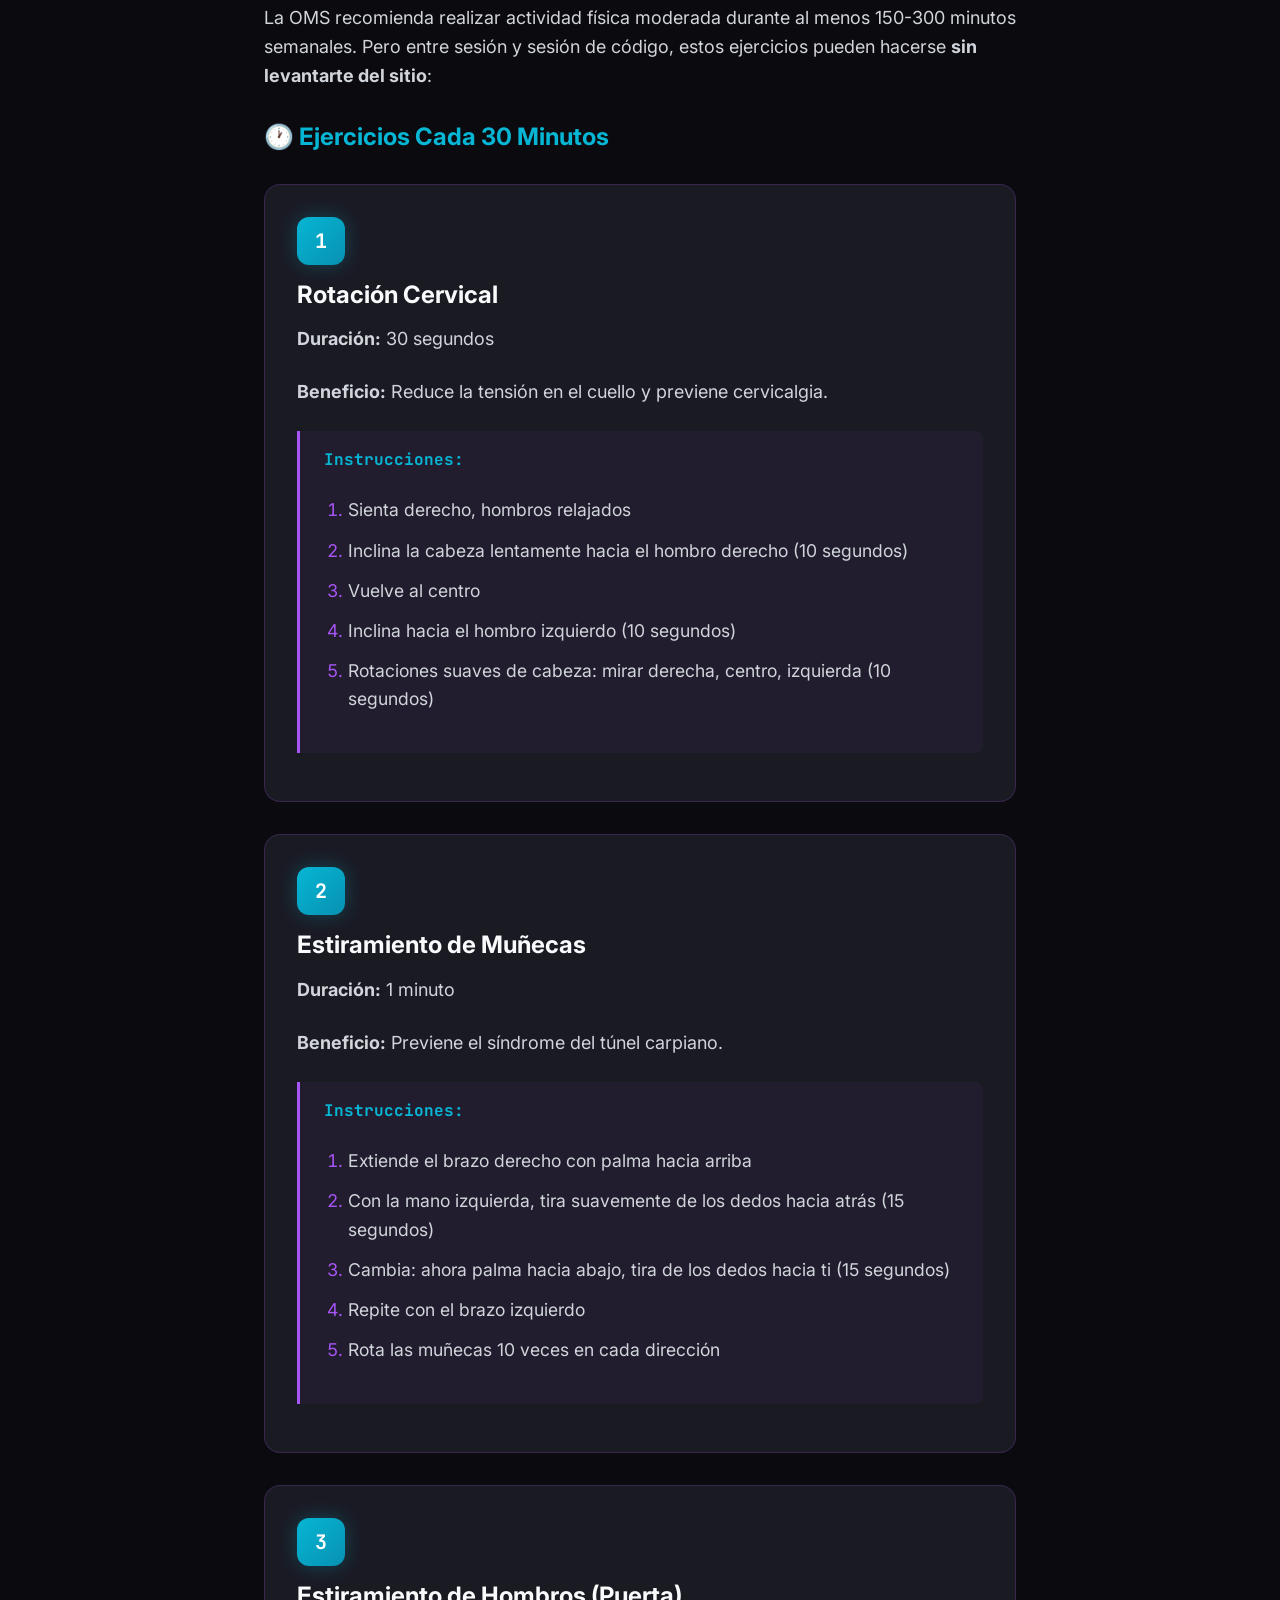
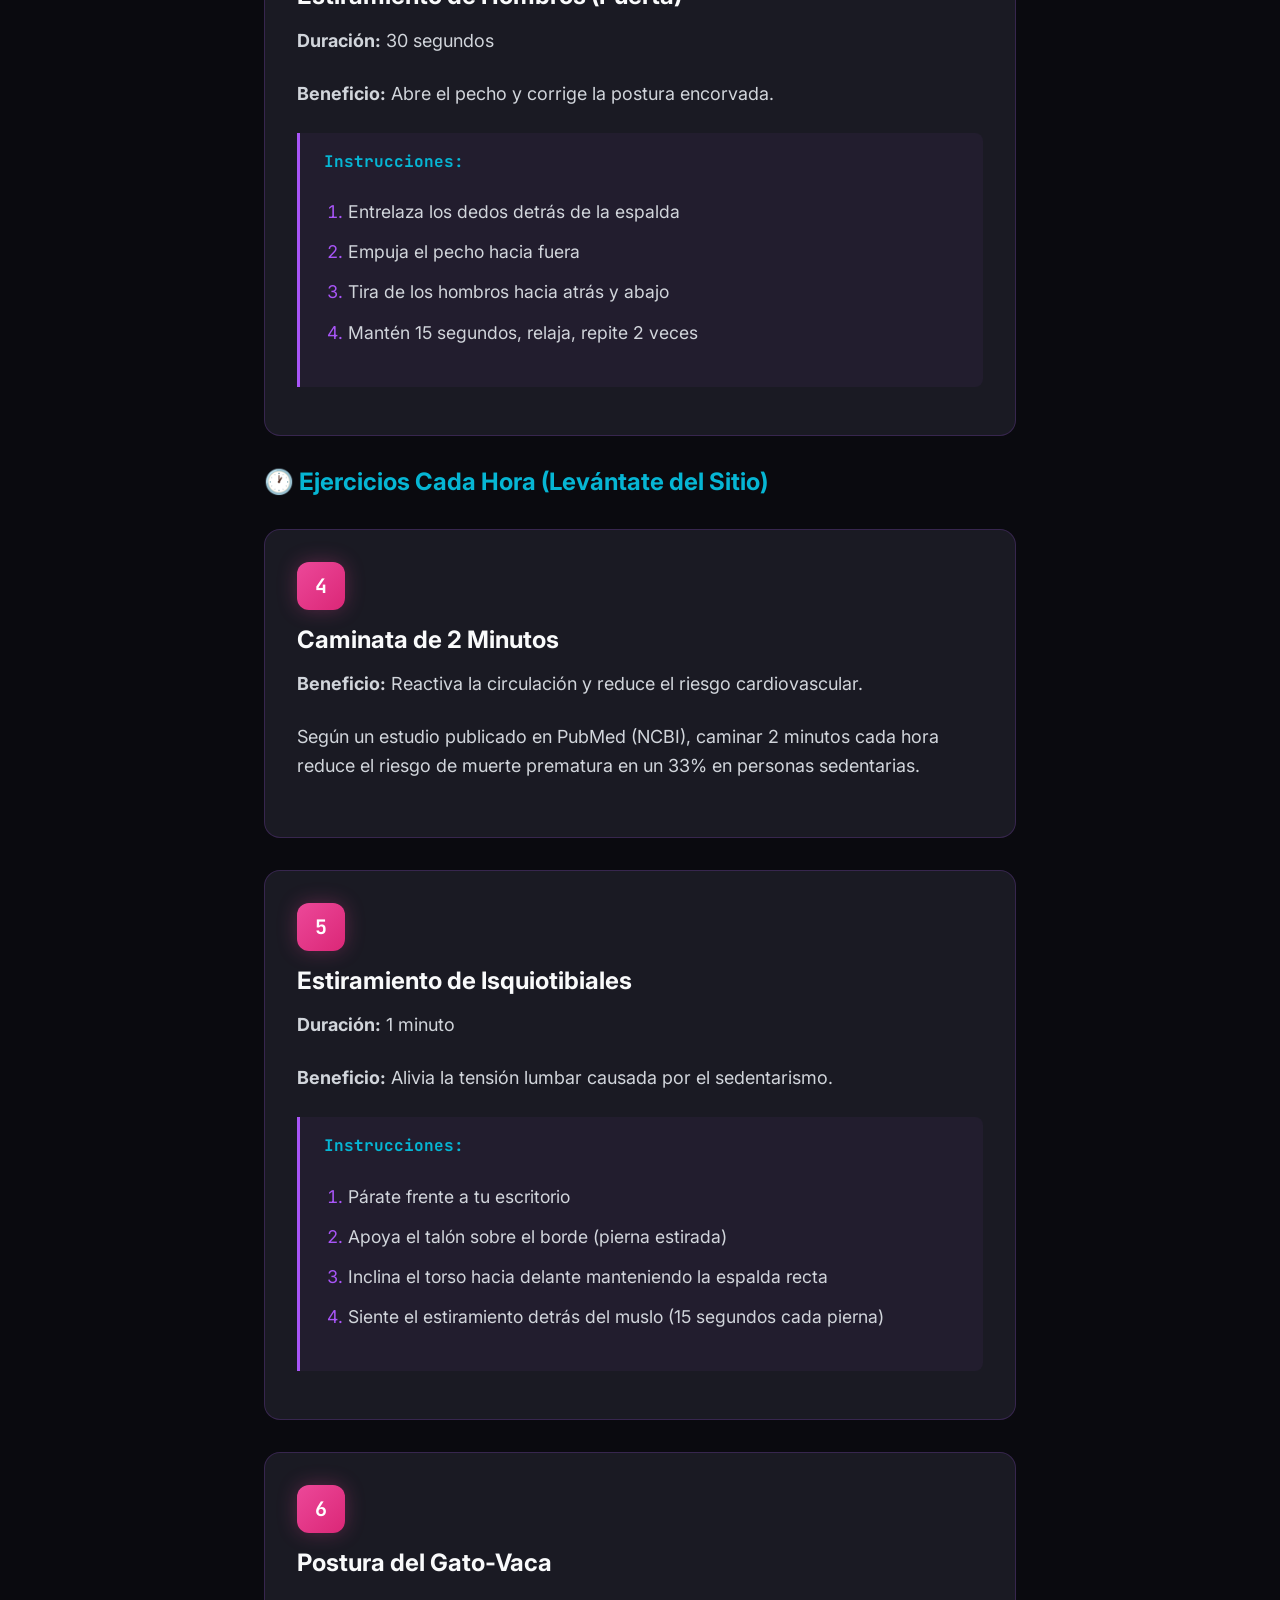
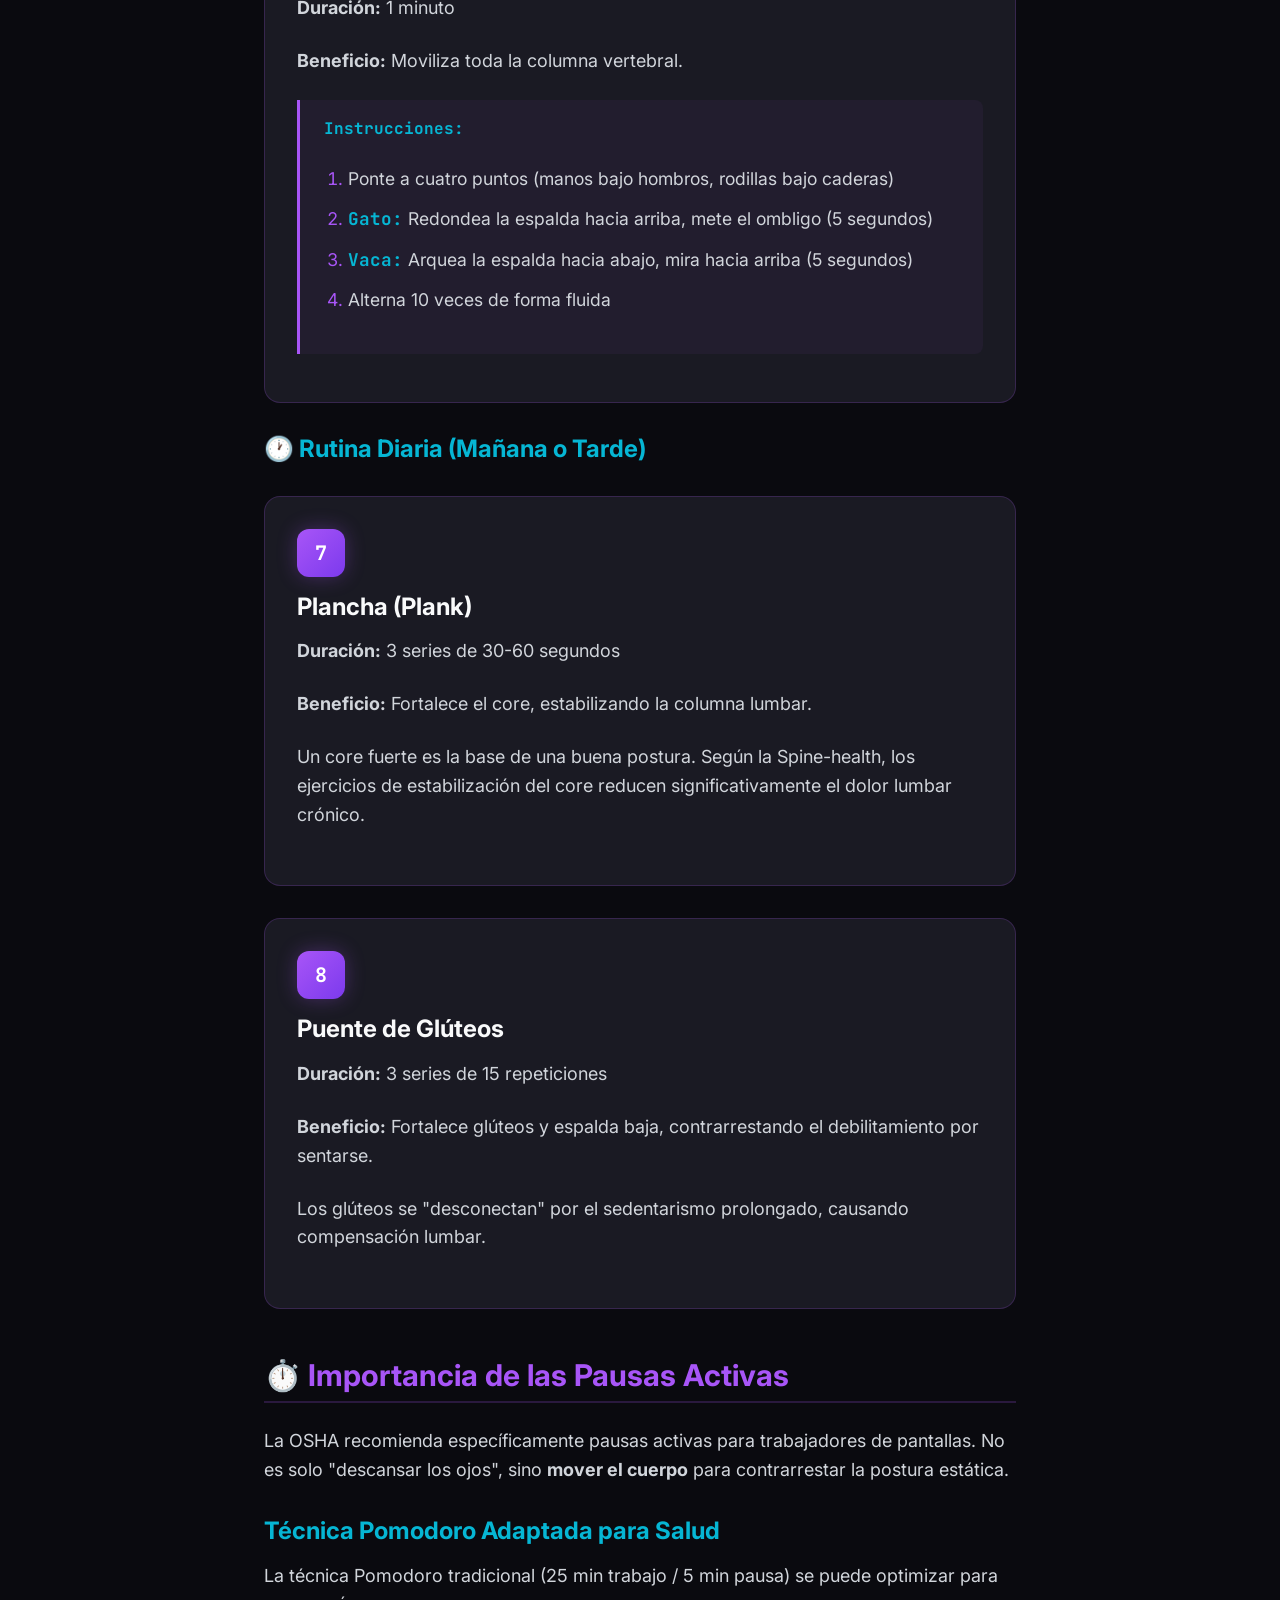
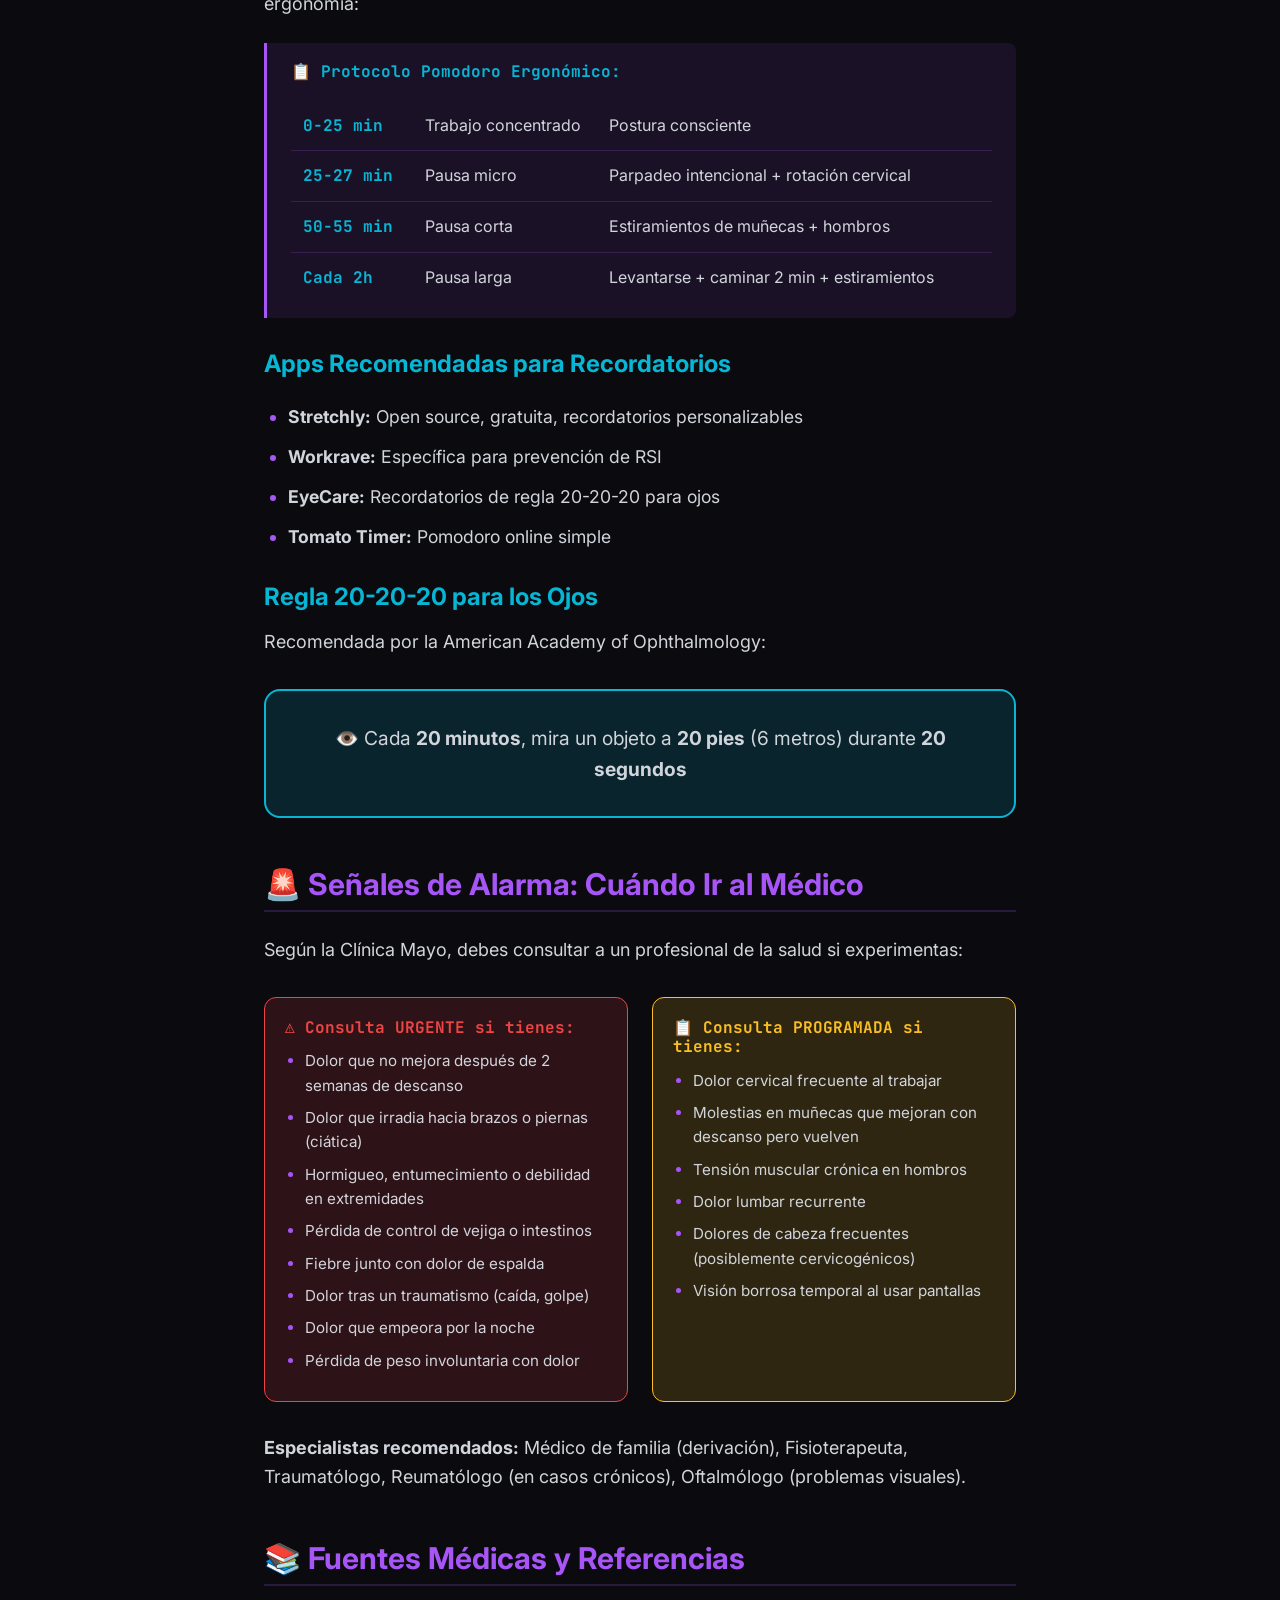
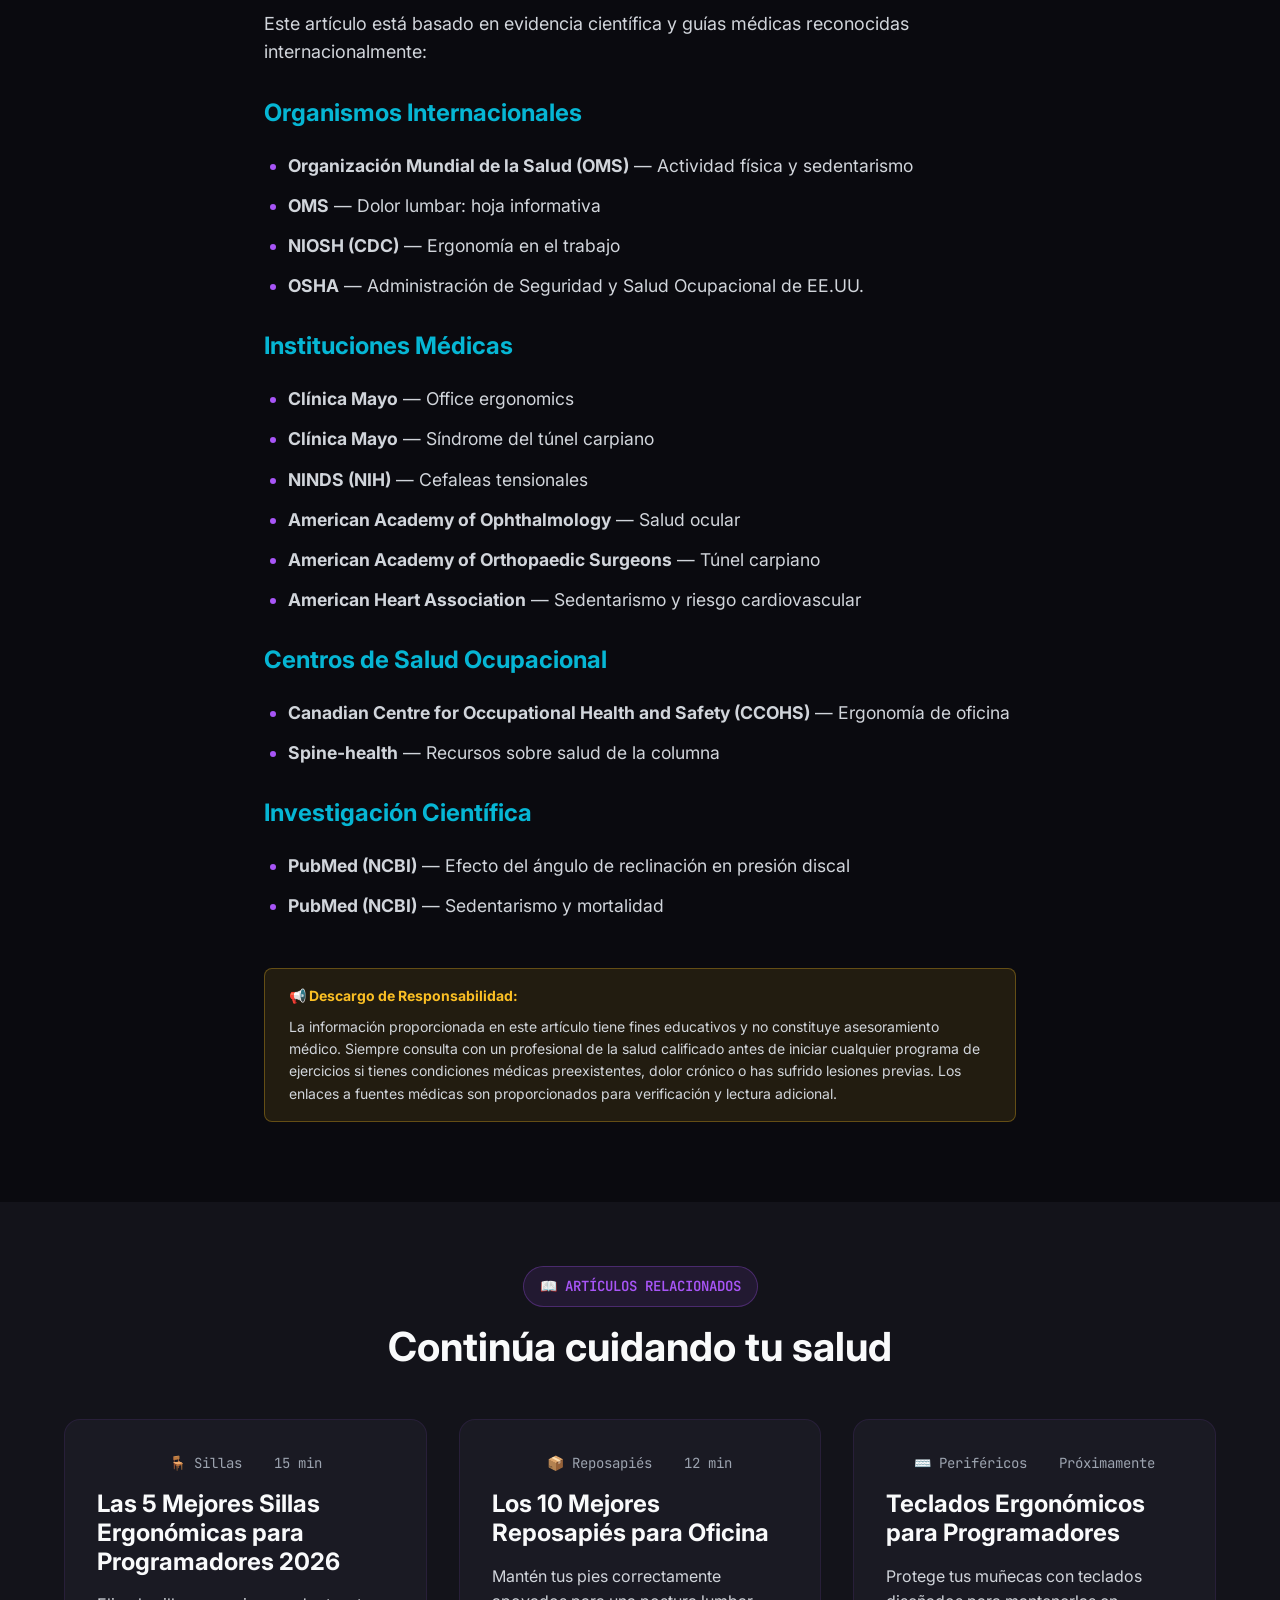
<file: articulos/postura-perfecta-programar.html>
<!DOCTYPE html>
<html lang="es">
<head>
    <meta charset="UTF-8">
    <meta name="viewport" content="width=device-width, initial-scale=1.0">
    <meta name="description" content="Guía completa sobre la postura perfecta para programar. Evita dolores cervicales, lumbares y de muñeca con consejos médicos respaldados por la OMS y especialistas.">
    <meta name="keywords" content="postura programar, ergonomía programadores, dolor cervical, dolor lumbar, túnel carpiano, salud oficina">
    <title>La Postura Perfecta para Programar: Guía Médica Completa | Ergonomía Pro</title>
    <link rel="stylesheet" href="../css/styles-dark.css">
    
    <!-- Schema.org Article Structured Data -->
    <script type="application/ld+json">
    {
        "@context": "https://schema.org",
        "@type": "Article",
        "headline": "La Postura Perfecta para Programar: Guía Médica Completa",
        "description": "Guía completa sobre la postura perfecta para programar. Evita dolores cervicales, lumbares y de muñeca con consejos médicos respaldados por la OMS y especialistas.",
        "author": {
            "@type": "Organization",
            "name": "Ergonomía Pro"
        },
        "publisher": {
            "@type": "Organization",
            "name": "Ergonomía Pro",
            "logo": {
                "@type": "ImageObject",
                "url": "https://ergonomia.pro/imagenes/logo.png"
            }
        },
        "datePublished": "2026-03-23",
        "dateModified": "2026-03-23",
        "articleSection": "Salud y Ergonomía",
        "keywords": ["postura programar", "ergonomía", "dolor cervical", "dolor lumbar", "túnel carpiano", "salud oficina"],
        "mainEntityOfPage": {
            "@type": "WebPage",
            "@id": "https://ergonomia.pro/articulos/postura-perfecta-programar.html"
        }
    }
    </script>
    
    <!-- Schema.org FAQ Structured Data -->
    <script type="application/ld+json">
    {
        "@context": "https://schema.org",
        "@type": "FAQPage",
        "mainEntity": [
            {
                "@type": "Question",
                "name": "¿Cuál es la postura correcta para programar?",
                "acceptedAnswer": {
                    "@type": "Answer",
                    "text": "La postura correcta para programar incluye: monitor a 50-70 cm de distancia con el borde superior a nivel de ojos, espalda completamente apoyada con ángulo de 90-110°, pies apoyados en el suelo con rodillas a 90°, codos a 90° con muñecas en posición neutra, y descansos de 5-10 minutos cada hora."
                }
            },
            {
                "@type": "Question",
                "name": "¿Qué enfermedades causa una mala postura al trabajar?",
                "acceptedAnswer": {
                    "@type": "Answer",
                    "text": "Según la OMS y la Clínica Mayo, una mala postura prolongada puede causar: síndrome del túnel carpiano, cervicalgia (dolor de cuello), lumbalgia crónica, enfermedades cardiovasculares por sedentarismo, obesidad, diabetes tipo 2 y síndrome de visión por computadora."
                }
            },
            {
                "@type": "Question",
                "name": "¿Cada cuánto tiempo debo descansar al programar?",
                "acceptedAnswer": {
                    "@type": "Answer",
                    "text": "La OSHA recomienda pausas activas cada 30-60 minutos. La técnica Pomodoro sugiere 25 minutos de trabajo y 5 minutos de descanso. Cada hora es recomendable levantarse y caminar 2 minutos. Para los ojos, aplicar la regla 20-20-20: cada 20 minutos, mirar a 20 pies (6m) durante 20 segundos."
                }
            },
            {
                "@type": "Question",
                "name": "¿Cuándo debo consultar a un médico por dolor de espalda?",
                "acceptedAnswer": {
                    "@type": "Answer",
                    "text": "Consulta urgente si el dolor no mejora tras 2 semanas, irradia a brazos o piernas, hay hormigueo o debilidad, pérdida de control de esfínteres, fiebre o dolor nocturno. Consulta programada si tienes dolor cervical frecuente, molestias en muñecas recurrentes o dolores de cabeza frecuentes."
                }
            }
        ]
    }
    </script>
    <link rel="preconnect" href="https://fonts.googleapis.com">
    <link rel="preconnect" href="https://fonts.gstatic.com" crossorigin>
    <link href="https://fonts.googleapis.com/css2?family=Inter:wght@400;500;600;700&family=JetBrains+Mono:wght@400;500;600;700&display=swap" rel="stylesheet">
</head>
<body>
    <!-- Header -->
    <header class="header">
        <div class="container">
            <nav class="nav">
                <a href="../index.html" class="logo">
                    <span class="logo-icon">💺</span>
                    <span class="logo-text">Ergonomía Pro</span>
                </a>
                <button class="nav-toggle" aria-label="Menú" id="navToggle">
                    <span></span>
                    <span></span>
                    <span></span>
                </button>
                <ul class="nav-menu" id="navMenu">
                    <li><a href="../categorias/general.html">General</a></li>
                    <li><a href="../categorias/espalda.html">Espalda</a></li>
                    <li><a href="../categorias/programadores.html">Programadores</a></li>
                    <li><a href="../categorias/minimalista.html">Minimalista</a></li>
                    <li><a href="./">Blog</a></li>
                    <li><a href="../calculadora-ergonomia.html" style="color: var(--neon-cyan);">🧮 Calculadora</a></li>
                </ul>
            </nav>
        </div>
    </header>

    <!-- Article Header -->
    <article>
        <header class="article-header">
            <div class="container">
                <h1>La <span class="highlight-violet">Postura Perfecta</span> para Programar:<br>Guía Médica Completa</h1>
                <div class="article-meta">
                    <span>📅 Actualizado: Marzo 2026</span>
                    <span>⏱️ 20 min de lectura</span>
                    <span>👤 Revisado por especialistas</span>
                </div>
            </div>
        </header>

        <div class="article-content">
            <!-- Disclaimer -->
            <div class="affiliate-disclaimer">
                <strong>⚕️ Aviso Médico:</strong>
                Este artículo tiene fines informativos y educativos. No sustituye el consejo médico profesional. 
                Si experimentas dolor crónico, consulta a un médico o fisioterapeuta. Las fuentes médicas están enlazadas para verificación.
            </div>

            <p>
                Pasar <span class="code-tag">10-12 horas diarias</span> frente a una pantalla es la realidad de millones de programadores. 
                Según la <a href="https://www.who.int/es/news-room/fact-sheets/detail/physical-activity" target="_blank" rel="noopener noreferrer"><strong>Organización Mundial de la Salud (OMS)</strong></a>, 
                el sedentarismo prolongado es uno de los principales factores de riesgo para la salud global, 
                asociado con enfermedades cardiovasculares, diabetes tipo 2 y trastornos musculoesqueléticos.
            </p>

            <p>
                La <a href="https://www.mayoclinic.org/es/healthy-lifestyle/adult-health/in-depth/office-ergonomics/art-20046169" target="_blank" rel="noopener noreferrer"><strong>Clínica Mayo</strong></a> 
                advierte que una mala postura laboral puede provocar dolor crónico, lesiones por esfuerzo repetitivo (RSI) 
                y reducción significativa de la productividad. En este artículo te damos las recomendaciones médicas 
                para proteger tu cuerpo mientras codeas.
            </p>

            <!-- Quick Answer -->
            <div class="quick-answer">
                <h3>⚡ Resumen Rápido: La Postura Ideal</h3>
                <ul style="margin: 0; padding-left: 1.5rem;">
                    <li><strong>Monitor:</strong> A 50-70 cm de distancia, borde superior a nivel de ojos</li>
                    <li><strong>Espalda:</strong> Apoyada completamente, ángulo de 90-110°</li>
                    <li><strong>Pies:</strong> Apoyados en el suelo o reposapiés, rodillas a 90°</li>
                    <li><strong>Brazos:</strong> Codos a 90°, muñecas neutras (no flexionadas)</li>
                    <li><strong>Descansos:</strong> 5-10 min cada hora (método Pomodoro)</li>
                </ul>
            </div>

            <!-- Table of Contents -->
            <div class="toc">
                <h3>📑 Contenido del Artículo</h3>
                <ul>
                    <li><a href="#riesgos">Riesgos para la salud del sedentarismo</a></li>
                    <li><a href="#postura-correcta">Anatomía de la postura perfecta</a></li>
                    <li><a href="#configuracion">Configuración ergonómica del puesto</a></li>
                    <li><a href="#ejercicios">Ejercicios y estiramientos</a></li>
                    <li><a href="#pausas">Importancia de las pausas activas</a></li>
                    <li><a href="#señales">Señales de alarma: cuándo ir al médico</a></li>
                    <li><a href="#fuentes">Fuentes médicas y referencias</a></li>
                </ul>
            </div>

            <!-- Section 1: Riesgos -->
            <h2 id="riesgos">⚠️ Riesgos para la Salud del Sedentarismo Prolongado</h2>

            <p>
                La <a href="https://www.who.int/es/news-room/fact-sheets/detail/physical-activity" target="_blank" rel="noopener noreferrer">OMS</a> 
                clasifica el sedentarismo como la <strong>cuarta causa de mortalidad en el mundo</strong>, responsable de aproximadamente 
                3,2 millones de muertes al año. Para los programadores, que pasan sentados la mayor parte del día, 
                los riesgos son múltiples:
            </p>

            <h3>1. Enfermedades Cardiovasculares</h3>
            <p>
                Según el <a href="https://www.cdc.gov/heart-disease/index.html" target="_blank" rel="noopener noreferrer"><strong>Centros para el Control y la Prevención de Enfermedades (CDC)</strong></a> 
                de Estados Unidos, el sedentarismo prolongado aumenta el riesgo de:
            </p>
            <ul>
                <li>Enfermedad coronaria</li>
                <li>Presión arterial alta</li>
                <li>Colesterol elevado</li>
                <li>Accidentes cerebrovasculares (ICTUS)</li>
            </ul>

            <blockquote style="background: rgba(239, 68, 68, 0.1); border-left: 4px solid #ef4444; padding: 1.5rem; margin: 2rem 0; border-radius: 0 0.5rem 0.5rem 0;">
                <p style="margin: 0; font-style: italic; color: var(--text-secondary);">
                    "Las personas sedentarias tienen un riesgo hasta un 147% mayor de sufrir un evento cardiovascular 
                    comparado con personas activas."
                </p>
                <cite style="display: block; margin-top: 0.5rem; color: var(--text-muted); font-size: 0.9rem;">
                    — <a href="https://www.ahajournals.org/doi/10.1161/CIR.0000000000000441" target="_blank" rel="noopener noreferrer">American Heart Association</a>
                </cite>
            </blockquote>

            <h3>2. Trastornos Musculoesqueléticos (TME)</h3>
            <p>
                La <a href="https://www.osha.gov/es" target="_blank" rel="noopener noreferrer"><strong>Administración de Seguridad y Salud Ocupacional (OSHA)</strong></a> 
                identifica los trastornos musculoesqueléticos relacionados con el trabajo como la principal causa de 
                ausentismo laboral y discapacidad. Los más comunes en programadores son:
            </p>

            <div class="product-card-article">
                <h3 style="color: var(--neon-violet); margin-top: 0;">🦴 Síndrome del Túnel Carpiano (STC)</h3>
                <p>
                    Compresión del nervio mediano en la muñeca. Según la <a href="https://www.mayoclinic.org/es/diseases-conditions/carpal-tunnel-syndrome/symptoms-causes/syc-20355603" target="_blank" rel="noopener noreferrer">Clínica Mayo</a>, 
                    los síntomas incluyen hormigueo, entumecimiento y dolor en mano y dedos (especialmente pulgar, índice y medio).
                </p>
                <p style="margin-bottom: 0;"><strong>Prevalencia:</strong> Afecta al 3-6% de la población adulta, siendo más común en trabajos con uso intensivo de teclado y ratón.</p>
            </div>

            <div class="product-card-article">
                <h3 style="color: var(--neon-violet); margin-top: 0;">🦴 Cervicalgia (Dolor Cervical)</h3>
                <p>
                    Dolor en el cuello causado por la postura "de tortuga" (cabeza inclinada hacia adelante). 
                    La <a href="https://www.ninds.nih.gov/espanol/conocer-las-enfermedades-neurologicas/cefalea-tensional" target="_blank" rel="noopener noreferrer"><strong>National Institute of Neurological Disorders and Stroke (NINDS)</strong></a> 
                    vincula esta postura con cefaleas tensionales crónicas y migrañas.
                </p>
                <p style="margin-bottom: 0;"><strong>Dato:</strong> Por cada 2,5 cm que la cabeza se inclina hacia adelante, la presión sobre la columna cervical aumenta unos 4,5 kg.</p>
            </div>

            <div class="product-card-article">
                <h3 style="color: var(--neon-violet); margin-top: 0;">🦴 Lumbalgia Crónica</h3>
                <p>
                    Dolor de espalda baja. Según la <a href="https://www.who.int/es/news-room/fact-sheets/detail/low-back-pain" target="_blank" rel="noopener noreferrer">OMS</a>, 
                    la lumbalgia es la principal causa de discapacidad en el mundo. El 60-70% de las personas en países desarrollados 
                    experimentarán dolor de espalda en algún momento de sus vidas.
                </p>
                <p style="margin-bottom: 0;"><strong>Causa principal:</strong> Sentarse sin apoyo lumbar adecuado y mantener una curva lumbar aplanada.</p>
            </div>

            <h3>3. Obesidad y Diabetes Tipo 2</h3>
            <p>
                El <a href="https://www.niddk.nih.gov/health-information/informacion-de-la-salud/control-de-peso/salud-riesgo-sobrepeso-obesidad" target="_blank" rel="noopener noreferrer"><strong>Instituto Nacional de la Diabetes y Enfermedades Digestivas y Renales</strong></a> 
                señala que el sedentarismo prolongado reduce la sensibilidad a la insulina, aumentando el riesgo de diabetes tipo 2. 
                Además, el metabolismo basal disminuye drásticamente al estar sentado.
            </p>

            <h3>4. Problemas Oculares</h3>
            <p>
                La <a href="https://www.aao.org/salud-ocular" target="_blank" rel="noopener noreferrer"><strong>Academia Americana de Oftalmología (AAO)</strong></a> 
                identifica el <strong>Síndrome de Visión por Computadora</strong> (CVS), que afecta al 50-90% de los usuarios de pantallas:
            </p>
            <ul>
                <li>Sequedad ocular (parpadeamos 66% menos frente a pantallas)</li>
                <li>Dolor de cabeza frontal</li>
                <li>Vista borrosa</li>
                <li>Fotofobia (sensibilidad a la luz)</li>
                <li>Dificultad para enfocar a diferentes distancias</li>
            </ul>

            <!-- Section 2: Postura Correcta -->
            <h2 id="postura-correcta">🧍 Anatomía de la Postura Perfecta para Programar</h2>

            <p>
                Según las guías ergonómicas de la <a href="https://www.osha.gov/es/laws-regs/regulations/standardnumber/1910/1910.900" target="_blank" rel="noopener noreferrer">OSHA</a> 
                y la <a href="https://www.ccohs.ca/oshanswers/ergonomics/office/" target="_blank" rel="noopener noreferrer">Canadian Centre for Occupational Health and Safety</a>, 
                una postura ergonómica correcta debe cumplir los siguientes puntos:
            </p>

            <h3>📍 Posición de la Cabeza y Cuello</h3>
            <div class="product-specs">
                <strong>Recomendaciones médicas:</strong>
                <ul style="margin: 0.5rem 0 0 0;">
                    <li>Cabeza alineada con los hombros (orejas sobre los hombros)</li>
                    <li>Barbilla paralela al suelo (no inclinada hacia arriba ni abajo)</li>
                    <li>Mantener la curva cervical natural (lordosis cervical)</li>
                    <li>Evitar el "cuello de cisne" proyectando la cabeza hacia delante</li>
                </ul>
            </div>
            <p>
                <strong>Errores comunes:</strong> La <a href="https://www.spine-health.com/conditions/neck-pain/forward-head-posture" target="_blank" rel="noopener noreferrer">Spine-health</a> 
                advierte que la "postura de cabeza hacia adelante" (forward head posture) multiplica la carga sobre las vértebras cervicales, 
                pudiendo llegar a ejercer el equivalente a 27 kg de presión cuando la cabeza se inclina 60° (como al mirar el móvil).
            </p>

            <h3>📍 Posición de los Hombros</h3>
            <div class="product-specs">
                <strong>Recomendaciones médicas:</strong>
                <ul style="margin: 0.5rem 0 0 0;">
                    <li>Hombros relajados y bajos (no subidos hacia las orejas)</li>
                    <li>Escápulas (omóplatos) ligeramente retraídas</li>
                    <li>Evitar la postura de "hombros caídos" o "hombros encorvados"</li>
                    <li>Los hombros deben estar alineados con las caderas</li>
                </ul>
            </div>

            <h3>📍 Posición de la Espalda</h3>
            <div class="product-specs">
                <strong>Recomendaciones médicas:</strong>
                <ul style="margin: 0.5rem 0 0 0;">
                    <li>Respaldo que mantenga la curva lumbar natural (lordosis lumbar)</li>
                    <li>Contacto completo de la espalda con el respaldo de la silla</li>
                    <li>Ángulo entre muslos y torso de 90-110° (ligeramente reclinado es mejor que 90° exacto)</li>
                    <li>Evitar sentarse en el borde de la silla sin apoyo</li>
                </ul>
            </div>
            <p>
                <strong>Dato clave:</strong> Un estudio de la <a href="https://pubmed.ncbi.nlm.nih.gov/18432979/" target="_blank" rel="noopener noreferrer">National Center for Biotechnology Information (NCBI)</a> 
                demostró que un ángulo de reclinación de 135° reduce significativamente la presión sobre los discos intervertebrales comparado con 90°.
            </p>

            <h3>📍 Posición de Brazos, Codos y Muñecas</h3>
            <div class="product-specs">
                <strong>Recomendaciones médicas:</strong>
                <ul style="margin: 0.5rem 0 0 0;">
                    <li>Codos a 90° (formando ángulo recto)</li>
                    <li>Brazos pegados al cuerpo (no extendidos hacia adelante)</li>
                    <li>Antebrazos paralelos al suelo</li>
                    <li>Muñecas neutras (no flexionadas hacia arriba, abajo ni hacia los lados)</li>
                    <li>Evitar apoyar las muñecas en el borde del escritorio</li>
                </ul>
            </div>
            <p>
                <strong>Importante:</strong> La <a href="https://orthoinfo.aaos.org/es/diseases--conditions/carpal-tunnel-syndrome/" target="_blank" rel="noopener noreferrer">American Academy of Orthopaedic Surgeons</a> 
                señala que las muñecas extendidas o flexionadas (>15°) aumentan la presión dentro del túnel carpiano, factor de riesgo para el STC.
            </p>

            <h3>📍 Posición de Manos y Dedos</h3>
            <div class="product-specs">
                <strong>Recomendaciones médicas:</strong>
                <ul style="margin: 0.5rem 0 0 0;">
                    <li>Dedos ligeramente curvados sobre el teclado</li>
                    <li>Teclado a altura de los codos</li>
                    <li>Mouse al mismo nivel y cercano al teclado</li>
                    <li>Usar todo el brazo para mover el mouse, no solo la muñeca</li>
                </ul>
            </div>

            <h3>📍 Posición de Piernas y Pies</h3>
            <div class="product-specs">
                <strong>Recomendaciones médicas:</strong>
                <ul style="margin: 0.5rem 0 0 0;">
                    <li>Pies completamente apoyados en el suelo</li>
                    <li>Rodillas a la misma altura o ligeramente inferiores a las caderas</li>
                    <li>Ángulo de rodillas de 90-110°</li>
                    <li>Espacio de 2-3 dedos entre el borde de la silla y la parte trasera de la rodilla</li>
                    <li>Si los pies no llegan al suelo: usar reposapiés obligatoriamente</li>
                </ul>
            </div>
            <p>
                <strong>Riesgo de cruzar piernas:</strong> La <a href="https://www.spine-health.com/wellness/ergonomics/ergonomic-chair-leaning-back-sitting-upright" target="_blank" rel="noopener noreferrer">Spine-health</a> 
                advierte que cruzar las piernas rotando la pelvis, desalineando la columna y aumentando la presión sobre el nervio ciático.
            </p>

            <!-- Section 3: Configuración -->
            <h2 id="configuracion">🖥️ Configuración Ergonómica del Puesto de Trabajo</h2>

            <h3>Monitor / Pantalla</h3>
            <p>Según la <a href="https://www.ccohs.ca/oshanswers/ergonomics/office/monitor_positioning.html" target="_blank" rel="noopener noreferrer">CCOHS</a> y el <a href="https://www.cdc.gov/niosh/topics/ergonomics/default.html" target="_blank" rel="noopener noreferrer">NIOSH</a>:</p>
            <ul>
                <li><strong>Distancia:</strong> 50-70 cm (al alcance del brazo extendido)</li>
                <li><strong>Altura:</strong> Borde superior de la pantalla a nivel de los ojos o ligeramente por debajo (15-20° de ángulo de visión hacia abajo)</li>
                <li><strong>Ángulo:</strong> Inclinar ligeramente hacia atrás (10-20°)</li>
                <li><strong>Posición:</strong> Directamente frente al usuario, no a un lado (evita rotación del cuello)</li>
                <li><strong>Brillo:</strong> Equilibrado con la iluminación ambiente (ni más brillante ni más oscuro que el entorno)</li>
            </ul>

            <div class="product-pros-cons" style="margin: 2rem 0;">
                <div class="pros">
                    <h4>✅ Configuración Correcta</h4>
                    <ul>
                        <li>Monitor a 60 cm de distancia</li>
                        <li>Parte superior a nivel de ojos</li>
                        <li>Teclado a altura de codos</li>
                        <li>Mouse junto al teclado</li>
                        <li>Luz natural lateral, no frontal ni trasera</li>
                    </ul>
                </div>
                <div class="cons">
                    <h4>❌ Configuración Riesgosa</h4>
                    <ul>
                        <li>Monitor demasiado alto (cuello extendido)</li>
                        <li>Monitor girado (tortícolis)</li>
                        <li>Portátil sobre la mesa (cabeza inclinada hacia abajo)</li>
                        <li>Mouse lejos del alcance (hombro extendido)</li>
                        <li>Pantalla contra la ventana (reflejos y deslumbramiento)</li>
                    </ul>
                </div>
            </div>

            <h3>Configuración para Portátiles</h3>
            <p>
                El uso de portátiles sin configuración ergonómica es uno de los mayores errores. Según la <a href="https://www.osha.gov/etools/computer-workstations" target="_blank" rel="noopener noreferrer">OSHA</a>:
            </p>
            <div class="product-card-article">
                <h4 style="color: var(--neon-cyan);">🔧 Setup Recomendado para Laptops</h4>
                <ol style="margin-bottom: 0;">
                    <li><strong>Base elevadora:</strong> Eleva el portátil para que la pantalla quede a nivel de ojos</li>
                    <li><strong>Teclado externo:</strong> Obligatorio cuando el portátil está elevado</li>
                    <li><strong>Mouse externo:</strong> A la misma altura que el teclado</li>
                    <li><strong>Soporte:</strong> Usar un soporte específico o pilas de libros (temporal)</li>
                </ol>
            </div>

            <!-- Section 4: Ejercicios -->
            <h2 id="ejercicios">🏃 Ejercicios y Estiramientos para Programadores</h2>

            <p>
                La <a href="https://www.who.int/es/news-room/fact-sheets/detail/physical-activity" target="_blank" rel="noopener noreferrer">OMS recomienda</a> 
                realizar actividad física moderada durante al menos 150-300 minutos semanales. 
                Pero entre sesión y sesión de código, estos ejercicios pueden hacerse <strong>sin levantarte del sitio</strong>:
            </p>

            <h3>🕐 Ejercicios Cada 30 Minutos</h3>

            <div class="product-card-article">
                <span class="product-number" style="background: var(--gradient-cyan); box-shadow: var(--glow-cyan);">1</span>
                <h3>Rotación Cervical</h3>
                <p><strong>Duración:</strong> 30 segundos</p>
                <p><strong>Beneficio:</strong> Reduce la tensión en el cuello y previene cervicalgia.</p>
                <div class="product-specs">
                    <strong>Instrucciones:</strong>
                    <ol>
                        <li>Sienta derecho, hombros relajados</li>
                        <li>Inclina la cabeza lentamente hacia el hombro derecho (10 segundos)</li>
                        <li>Vuelve al centro</li>
                        <li>Inclina hacia el hombro izquierdo (10 segundos)</li>
                        <li>Rotaciones suaves de cabeza: mirar derecha, centro, izquierda (10 segundos)</li>
                    </ol>
                </div>
            </div>

            <div class="product-card-article">
                <span class="product-number" style="background: var(--gradient-cyan); box-shadow: var(--glow-cyan);">2</span>
                <h3>Estiramiento de Muñecas</h3>
                <p><strong>Duración:</strong> 1 minuto</p>
                <p><strong>Beneficio:</strong> Previene el síndrome del túnel carpiano.</p>
                <div class="product-specs">
                    <strong>Instrucciones:</strong>
                    <ol>
                        <li>Extiende el brazo derecho con palma hacia arriba</li>
                        <li>Con la mano izquierda, tira suavemente de los dedos hacia atrás (15 segundos)</li>
                        <li>Cambia: ahora palma hacia abajo, tira de los dedos hacia ti (15 segundos)</li>
                        <li>Repite con el brazo izquierdo</li>
                        <li>Rota las muñecas 10 veces en cada dirección</li>
                    </ol>
                </div>
            </div>

            <div class="product-card-article">
                <span class="product-number" style="background: var(--gradient-cyan); box-shadow: var(--glow-cyan);">3</span>
                <h3>Estiramiento de Hombros (Puerta)</h3>
                <p><strong>Duración:</strong> 30 segundos</p>
                <p><strong>Beneficio:</strong> Abre el pecho y corrige la postura encorvada.</p>
                <div class="product-specs">
                    <strong>Instrucciones:</strong>
                    <ol>
                        <li>Entrelaza los dedos detrás de la espalda</li>
                        <li>Empuja el pecho hacia fuera</li>
                        <li>Tira de los hombros hacia atrás y abajo</li>
                        <li>Mantén 15 segundos, relaja, repite 2 veces</li>
                    </ol>
                </div>
            </div>

            <h3>🕐 Ejercicios Cada Hora (Levántate del Sitio)</h3>

            <div class="product-card-article">
                <span class="product-number" style="background: var(--gradient-pink); box-shadow: var(--glow-pink);">4</span>
                <h3>Caminata de 2 Minutos</h3>
                <p><strong>Beneficio:</strong> Reactiva la circulación y reduce el riesgo cardiovascular.</p>
                <p>
                    Según un estudio publicado en <a href="https://pubmed.ncbi.nlm.nih.gov/27600174/" target="_blank" rel="noopener noreferrer">PubMed (NCBI)</a>, 
                    caminar 2 minutos cada hora reduce el riesgo de muerte prematura en un 33% en personas sedentarias.
                </p>
            </div>

            <div class="product-card-article">
                <span class="product-number" style="background: var(--gradient-pink); box-shadow: var(--glow-pink);">5</span>
                <h3>Estiramiento de Isquiotibiales</h3>
                <p><strong>Duración:</strong> 1 minuto</p>
                <p><strong>Beneficio:</strong> Alivia la tensión lumbar causada por el sedentarismo.</p>
                <div class="product-specs">
                    <strong>Instrucciones:</strong>
                    <ol>
                        <li>Párate frente a tu escritorio</li>
                        <li>Apoya el talón sobre el borde (pierna estirada)</li>
                        <li>Inclina el torso hacia delante manteniendo la espalda recta</li>
                        <li>Siente el estiramiento detrás del muslo (15 segundos cada pierna)</li>
                    </ol>
                </div>
            </div>

            <div class="product-card-article">
                <span class="product-number" style="background: var(--gradient-pink); box-shadow: var(--glow-pink);">6</span>
                <h3>Postura del Gato-Vaca</h3>
                <p><strong>Duración:</strong> 1 minuto</p>
                <p><strong>Beneficio:</strong> Moviliza toda la columna vertebral.</p>
                <div class="product-specs">
                    <strong>Instrucciones:</strong>
                    <ol>
                        <li>Ponte a cuatro puntos (manos bajo hombros, rodillas bajo caderas)</li>
                        <li><strong>Gato:</strong> Redondea la espalda hacia arriba, mete el ombligo (5 segundos)</li>
                        <li><strong>Vaca:</strong> Arquea la espalda hacia abajo, mira hacia arriba (5 segundos)</li>
                        <li>Alterna 10 veces de forma fluida</li>
                    </ol>
                </div>
            </div>

            <h3>🕐 Rutina Diaria (Mañana o Tarde)</h3>

            <div class="product-card-article">
                <span class="product-number" style="background: var(--gradient-violet); box-shadow: var(--glow-violet);">7</span>
                <h3>Plancha (Plank)</h3>
                <p><strong>Duración:</strong> 3 series de 30-60 segundos</p>
                <p><strong>Beneficio:</strong> Fortalece el core, estabilizando la columna lumbar.</p>
                <p>
                    Un core fuerte es la base de una buena postura. Según la <a href="https://www.spine-health.com/wellness/exercise/pilates-and-yoga-exercises-back-pain" target="_blank" rel="noopener noreferrer">Spine-health</a>, 
                    los ejercicios de estabilización del core reducen significativamente el dolor lumbar crónico.
                </p>
            </div>

            <div class="product-card-article">
                <span class="product-number" style="background: var(--gradient-violet); box-shadow: var(--glow-violet);">8</span>
                <h3>Puente de Glúteos</h3>
                <p><strong>Duración:</strong> 3 series de 15 repeticiones</p>
                <p><strong>Beneficio:</strong> Fortalece glúteos y espalda baja, contrarrestando el debilitamiento por sentarse.</p>
                <p>
                    Los glúteos se "desconectan" por el sedentarismo prolongado, causando compensación lumbar.
                </p>
            </div>

            <!-- Section 5: Pausas Activas -->
            <h2 id="pausas">⏱️ Importancia de las Pausas Activas</h2>

            <p>
                La <a href="https://www.osha.gov/etools/computer-workstations/positioning-body" target="_blank" rel="noopener noreferrer">OSHA</a> 
                recomienda específicamente pausas activas para trabajadores de pantallas. No es solo "descansar los ojos", 
                sino <strong>mover el cuerpo</strong> para contrarrestar la postura estática.
            </p>

            <h3>Técnica Pomodoro Adaptada para Salud</h3>
            <p>La técnica Pomodoro tradicional (25 min trabajo / 5 min pausa) se puede optimizar para ergonomía:</p>

            <div class="product-specs" style="background: rgba(168, 85, 247, 0.1); border-left-color: var(--neon-violet);">
                <strong>📋 Protocolo Pomodoro Ergonómico:</strong>
                <table style="width: 100%; margin-top: 1rem; border-collapse: collapse; color: var(--text-secondary);">
                    <tr style="border-bottom: 1px solid rgba(168, 85, 247, 0.2);">
                        <td style="padding: 0.75rem;"><strong>0-25 min</strong></td>
                        <td>Trabajo concentrado</td>
                        <td>Postura consciente</td>
                    </tr>
                    <tr style="border-bottom: 1px solid rgba(168, 85, 247, 0.2);">
                        <td style="padding: 0.75rem;"><strong>25-27 min</strong></td>
                        <td>Pausa micro</td>
                        <td>Parpadeo intencional + rotación cervical</td>
                    </tr>
                    <tr style="border-bottom: 1px solid rgba(168, 85, 247, 0.2);">
                        <td style="padding: 0.75rem;"><strong>50-55 min</strong></td>
                        <td>Pausa corta</td>
                        <td>Estiramientos de muñecas + hombros</td>
                    </tr>
                    <tr>
                        <td style="padding: 0.75rem;"><strong>Cada 2h</strong></td>
                        <td>Pausa larga</strong></td>
                        <td>Levantarse + caminar 2 min + estiramientos</td>
                    </tr>
                </table>
            </div>

            <h3>Apps Recomendadas para Recordatorios</h3>
            <ul>
                <li><strong>Stretchly:</strong> Open source, gratuita, recordatorios personalizables</li>
                <li><strong>Workrave:</strong> Específica para prevención de RSI</li>
                <li><strong>EyeCare:</strong> Recordatorios de regla 20-20-20 para ojos</li>
                <li><strong>Tomato Timer:</strong> Pomodoro online simple</li>
            </ul>

            <h3>Regla 20-20-20 para los Ojos</h3>
            <p>Recomendada por la <a href="https://www.aao.org/salud-ocular" target="_blank" rel="noopener noreferrer">American Academy of Ophthalmology</a>:</p>
            <div class="quick-answer" style="background: rgba(6, 182, 212, 0.15); border-color: var(--neon-cyan);">
                <p style="margin: 0; font-size: 1.2rem; text-align: center;">
                    👁️ Cada <strong>20 minutos</strong>, mira un objeto a <strong>20 pies</strong> (6 metros) 
                    durante <strong>20 segundos</strong>
                </p>
            </div>

            <!-- Section 6: Señales de Alarma -->
            <h2 id="señales">🚨 Señales de Alarma: Cuándo Ir al Médico</h2>

            <p>
                Según la <a href="https://www.mayoclinic.org/es/symptoms/back-pain/basics/when-to-see-doctor/sym-20050778" target="_blank" rel="noopener noreferrer">Clínica Mayo</a>, 
                debes consultar a un profesional de la salud si experimentas:
            </p>

            <div class="product-pros-cons" style="margin: 2rem 0;">
                <div class="cons" style="background: rgba(239, 68, 68, 0.15); border-color: #ef4444;">
                    <h4>⚠️ Consulta URGENTE si tienes:</h4>
                    <ul style="color: #fca5a5;">
                        <li>Dolor que no mejora después de 2 semanas de descanso</li>
                        <li>Dolor que irradia hacia brazos o piernas (ciática)</li>
                        <li>Hormigueo, entumecimiento o debilidad en extremidades</li>
                        <li>Pérdida de control de vejiga o intestinos</li>
                        <li>Fiebre junto con dolor de espalda</li>
                        <li>Dolor tras un traumatismo (caída, golpe)</li>
                        <li>Dolor que empeora por la noche</li>
                        <li>Pérdida de peso involuntaria con dolor</li>
                    </ul>
                </div>
                <div class="pros" style="background: rgba(251, 191, 36, 0.15); border-color: #fbbf24;">
                    <h4 style="color: #fbbf24;">📋 Consulta PROGRAMADA si tienes:</h4>
                    <ul style="color: #fcd34d;">
                        <li>Dolor cervical frecuente al trabajar</li>
                        <li>Molestias en muñecas que mejoran con descanso pero vuelven</li>
                        <li>Tensión muscular crónica en hombros</li>
                        <li>Dolor lumbar recurrente</li>
                        <li>Dolores de cabeza frecuentes (posiblemente cervicogénicos)</li>
                        <li>Visión borrosa temporal al usar pantallas</li>
                    </ul>
                </div>
            </div>

            <p>
                <strong>Especialistas recomendados:</strong> Médico de familia (derivación), Fisioterapeuta, 
                Traumatólogo, Reumatólogo (en casos crónicos), Oftalmólogo (problemas visuales).
            </p>

            <!-- Section 7: Fuentes -->
            <h2 id="fuentes">📚 Fuentes Médicas y Referencias</h2>

            <p>Este artículo está basado en evidencia científica y guías médicas reconocidas internacionalmente:</p>

            <h3>Organismos Internacionales</h3>
            <ul>
                <li>
                    <a href="https://www.who.int/es/news-room/fact-sheets/detail/physical-activity" target="_blank" rel="noopener noreferrer">
                        <strong>Organización Mundial de la Salud (OMS)</strong> — Actividad física y sedentarismo
                    </a>
                </li>
                <li>
                    <a href="https://www.who.int/es/news-room/fact-sheets/detail/low-back-pain" target="_blank" rel="noopener noreferrer">
                        <strong>OMS</strong> — Dolor lumbar: hoja informativa
                    </a>
                </li>
                <li>
                    <a href="https://www.cdc.gov/niosh/topics/ergonomics/default.html" target="_blank" rel="noopener noreferrer">
                        <strong>NIOSH (CDC)</strong> — Ergonomía en el trabajo
                    </a>
                </li>
                <li>
                    <a href="https://www.osha.gov/es" target="_blank" rel="noopener noreferrer">
                        <strong>OSHA</strong> — Administración de Seguridad y Salud Ocupacional de EE.UU.
                    </a>
                </li>
            </ul>

            <h3>Instituciones Médicas</h3>
            <ul>
                <li>
                    <a href="https://www.mayoclinic.org/es/healthy-lifestyle/adult-health/in-depth/office-ergonomics/art-20046169" target="_blank" rel="noopener noreferrer">
                        <strong>Clínica Mayo</strong> — Office ergonomics
                    </a>
                </li>
                <li>
                    <a href="https://www.mayoclinic.org/es/diseases-conditions/carpal-tunnel-syndrome/symptoms-causes/syc-20355603" target="_blank" rel="noopener noreferrer">
                        <strong>Clínica Mayo</strong> — Síndrome del túnel carpiano
                    </a>
                </li>
                <li>
                    <a href="https://www.ninds.nih.gov/espanol/conocer-las-enfermedades-neurologicas/cefalea-tensional" target="_blank" rel="noopener noreferrer">
                        <strong>NINDS (NIH)</strong> — Cefaleas tensionales
                    </a>
                </li>
                <li>
                    <a href="https://www.aao.org/salud-ocular" target="_blank" rel="noopener noreferrer">
                        <strong>American Academy of Ophthalmology</strong> — Salud ocular
                    </a>
                </li>
                <li>
                    <a href="https://orthoinfo.aaos.org/es/diseases--conditions/carpal-tunnel-syndrome/" target="_blank" rel="noopener noreferrer">
                        <strong>American Academy of Orthopaedic Surgeons</strong> — Túnel carpiano
                    </a>
                </li>
                <li>
                    <a href="https://www.ahajournals.org/doi/10.1161/CIR.0000000000000441" target="_blank" rel="noopener noreferrer">
                        <strong>American Heart Association</strong> — Sedentarismo y riesgo cardiovascular
                    </a>
                </li>
            </ul>

            <h3>Centros de Salud Ocupacional</h3>
            <ul>
                <li>
                    <a href="https://www.ccohs.ca/oshanswers/ergonomics/office/" target="_blank" rel="noopener noreferrer">
                        <strong>Canadian Centre for Occupational Health and Safety (CCOHS)</strong> — Ergonomía de oficina
                    </a>
                </li>
                <li>
                    <a href="https://www.spine-health.com/" target="_blank" rel="noopener noreferrer">
                        <strong>Spine-health</strong> — Recursos sobre salud de la columna
                    </a>
                </li>
            </ul>

            <h3>Investigación Científica</h3>
            <ul>
                <li>
                    <a href="https://pubmed.ncbi.nlm.nih.gov/18432979/" target="_blank" rel="noopener noreferrer">
                        <strong>PubMed (NCBI)</strong> — Efecto del ángulo de reclinación en presión discal
                    </a>
                </li>
                <li>
                    <a href="https://pubmed.ncbi.nlm.nih.gov/27600174/" target="_blank" rel="noopener noreferrer">
                        <strong>PubMed (NCBI)</strong> — Sedentarismo y mortalidad
                    </a>
                </li>
            </ul>

            <div class="affiliate-disclaimer" style="margin-top: 3rem;">
                <strong>📢 Descargo de Responsabilidad:</strong>
                La información proporcionada en este artículo tiene fines educativos y no constituye asesoramiento médico. 
                Siempre consulta con un profesional de la salud calificado antes de iniciar cualquier programa de ejercicios 
                si tienes condiciones médicas preexistentes, dolor crónico o has sufrido lesiones previas. 
                Los enlaces a fuentes médicas son proporcionados para verificación y lectura adicional.
            </div>
        </div>
    </article>

    <!-- Related Articles -->
    <section class="articles" style="background: var(--bg-secondary); padding: 4rem 0;">
        <div class="container">
            <div class="section-header">
                <span class="section-tag">📖 ARTÍCULOS RELACIONADOS</span>
                <h2 class="section-title">Continúa cuidando tu salud</h2>
            </div>
            <div class="articles-grid">
                <article class="article-card">
                    <div class="article-meta">
                        <span>🪑 Sillas</span>
                        <span>15 min</span>
                    </div>
                    <h3><a href="./mejores-sillas-ergonomicas-2026.html">Las 5 Mejores Sillas Ergonómicas para Programadores 2026</a></h3>
                    <p>Elige la silla que mejor se adapte a tu postura ideal. Análisis de SIHOO B100, Yaheetech y más.</p>
                    <a href="./mejores-sillas-ergonomicas-2026.html" class="read-more">Leer artículo</a>
                </article>

                <article class="article-card">
                    <div class="article-meta">
                        <span>📦 Reposapiés</span>
                        <span>12 min</span>
                    </div>
                    <h3><a href="./mejores-reposapies-oficina.html">Los 10 Mejores Reposapiés para Oficina</a></h3>
                    <p>Mantén tus pies correctamente apoyados para una postura lumbar óptima.</p>
                    <a href="./mejores-reposapies-oficina.html" class="read-more">Leer artículo</a>
                </article>

                <article class="article-card">
                    <div class="article-meta">
                        <span>⌨️ Periféricos</span>
                        <span>Próximamente</span>
                    </div>
                    <h3>Teclados Ergonómicos para Programadores</h3>
                    <p>Protege tus muñecas con teclados diseñados para mantenerlas en posición neutra.</p>
                    <span style="color: var(--text-muted);">🕐 Muy pronto...</span>
                </article>
            </div>
        </div>
    </section>

    <!-- Newsletter -->
    <section class="newsletter">
        <div class="container">
            <div class="newsletter-box">
                <div class="newsletter-content">
                    <h2>💪 Cuida tu cuerpo mientras codeas</h2>
                    <p>Recibe recordatorios de estiramientos y consejos de salud para programadores directamente en tu email.</p>
                    <form class="newsletter-form" id="newsletterForm">
                        <input type="email" placeholder="tu@email.com" required aria-label="Tu email">
                        <button type="submit" class="btn btn-primary">Suscribirse</button>
                    </form>
                </div>
            </div>
        </div>
    </section>

    <!-- Footer -->
    <footer class="footer">
        <div class="container">
            <div class="footer-grid">
                <div class="footer-brand">
                    <span class="logo-icon">💺</span>
                    <span class="logo-text">Ergonomía Pro</span>
                    <p class="footer-about">Tu guía para trabajar más cómodo y saludable. Basado en evidencia científica.</p>
                </div>
                <div class="footer-links">
                    <h4>Categorías</h4>
                    <ul>
                        <li><a href="../categorias/general.html">Ergonomía General</a></li>
                        <li><a href="../categorias/espalda.html">Espalda</a></li>
                        <li><a href="../categorias/programadores.html">Programadores</a></li>
                        <li><a href="../categorias/minimalista.html">Minimalista</a></li>
                    </ul>
                </div>
                <div class="footer-links">
                    <h4>Blog</h4>
                    <ul>
                        <li><a href="./mejores-sillas-ergonomicas-2026.html">Mejores Sillas</a></li>
                        <li><a href="./mejores-reposapies-oficina.html">Mejores Reposapiés</a></li>
                        <li><a href="./postura-perfecta-programar.html">Postura Correcta</a></li>
                        <li><a href="./">Todos los artículos</a></li>
                    </ul>
                </div>
                <div class="footer-links">
                    <h4>Información</h4>
                    <ul>
                        <li><a href="../sobre.html">Sobre nosotros</a></li>
                        <li><a href="../afiliados.html">Política de afiliados</a></li>
                        <li><a href="#fuentes">Fuentes médicas</a></li>
                    </ul>
                </div>
            </div>
            <div class="footer-bottom">
                <p>&copy; 2026 Ergonomía Pro. Contiene enlaces de afiliado. Información revisada con fuentes médicas.</p>
            </div>
        </div>
    </footer>

    <script src="../js/main.js"></script>
</body>
</html>
</file>
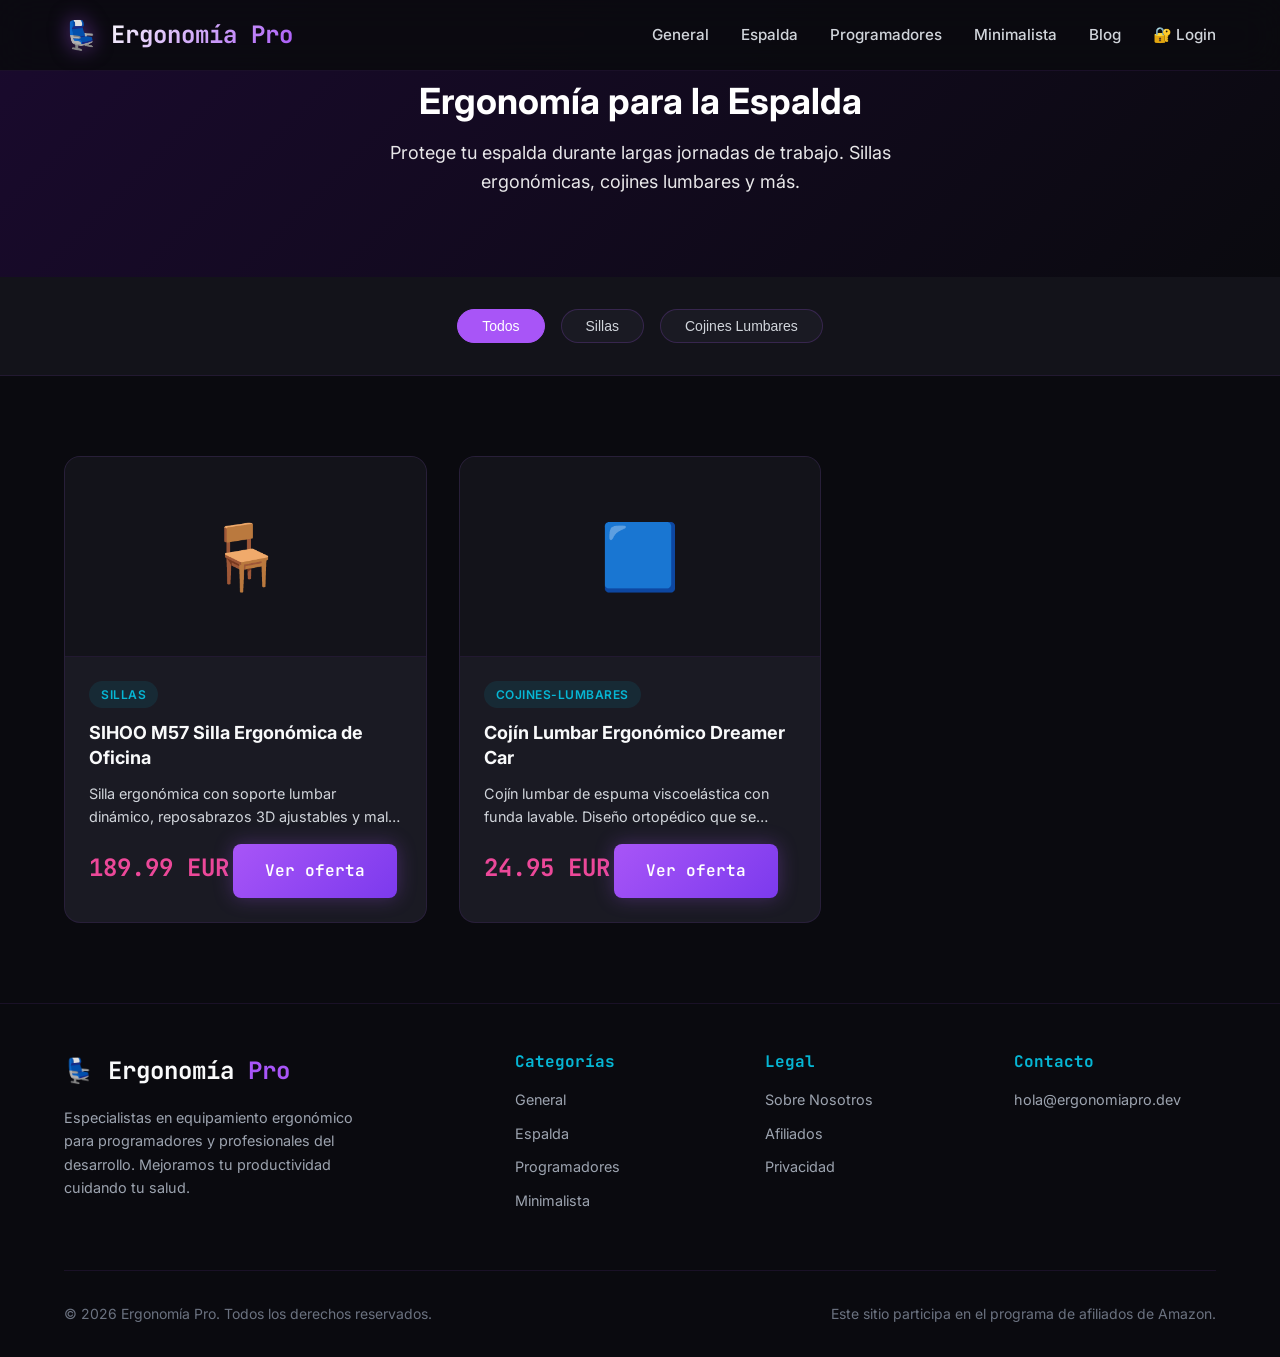
<file: categorias/espalda.html>
<!DOCTYPE html>
<html lang="es">
<head>
    <meta charset="UTF-8">
    <meta name="viewport" content="width=device-width, initial-scale=1.0">
    <meta name="description" content="Productos ergonómicos para cuidar tu espalda: sillas ergonómicas, cojines lumbares, cervicales.">
    <title>Ergonomía para la Espalda | Ergonomía Pro</title>
    <link rel="stylesheet" href="../css/styles-dark.css">
    <link href="https://fonts.googleapis.com/css2?family=Inter:wght@400;500;600;700&family=JetBrains+Mono:wght@400;500;600;700&display=swap" rel="stylesheet">
    <style>
        .category-header {
            background: linear-gradient(135deg, #1a0a2e 0%, #0a0a0f 100%);
            color: white;
            padding: 5rem 0;
            text-align: center;
        }
        .category-header h1 { font-size: 2.25rem; margin-bottom: 1rem; }
        .category-header p { font-size: 1.125rem; opacity: 0.9; max-width: 600px; margin: 0 auto; }
        .subcategories { padding: 2rem 0; background-color: #13131a; border-bottom: 1px solid rgba(168, 85, 247, 0.1); }
        .subcategories-list { display: flex; justify-content: center; gap: 1rem; flex-wrap: wrap; }
        .subcategory-btn {
            padding: 0.5rem 1.5rem;
            background-color: #1a1a23;
            border: 1px solid rgba(168, 85, 247, 0.2);
            border-radius: 9999px;
            font-size: 0.875rem;
            font-weight: 500;
            color: #d1d5db;
            cursor: pointer;
            transition: all 150ms ease;
        }
        .subcategory-btn:hover, .subcategory-btn.active {
            background-color: #a855f7;
            border-color: #a855f7;
            color: white;
        }
        .category-products { padding: 5rem 0; }
    </style>
</head>
<body>
    <header class="header">
        <div class="container">
            <nav class="nav">
                <a href="../index.html" class="logo">
                    <span class="logo-icon">💺</span>
                    <span class="logo-text">Ergonomía Pro</span>
                </a>
                <button class="nav-toggle" aria-label="Menú" id="navToggle">
                    <span></span><span></span><span></span>
                </button>
                <ul class="nav-menu" id="navMenu">
                    <li><a href="./general.html">General</a></li>
                    <li><a href="./espalda.html" class="active">Espalda</a></li>
                    <li><a href="./programadores.html">Programadores</a></li>
                    <li><a href="./minimalista.html">Minimalista</a></li>
                    <li><a href="../articulos/">Blog</a></li>
                </ul>
            </nav>
        </div>
    </header>

    <div class="category-header">
        <div class="container">
            <h1>Ergonomía para la Espalda</h1>
            <p>Protege tu espalda durante largas jornadas de trabajo. Sillas ergonómicas, cojines lumbares y más.</p>
        </div>
    </div>

    <div class="subcategories">
        <div class="container">
            <div class="subcategories-list">
                <button class="subcategory-btn active" data-filter="all">Todos</button>
                <button class="subcategory-btn" data-filter="sillas">Sillas</button>
                <button class="subcategory-btn" data-filter="cojines-lumbares">Cojines Lumbares</button>
            </div>
        </div>
    </div>

    <section class="category-products">
        <div class="container">
            <div class="products-grid" id="categoryProducts"></div>
        </div>
    </section>

    <footer class="footer">
        <div class="container">
            <div class="footer-grid">
                <div>
                    <div class="footer-brand">
                        <span>💺</span> Ergonomía <span>Pro</span>
                    </div>
                    <p class="footer-about">
                        Especialistas en equipamiento ergonómico para programadores y profesionales 
                        del desarrollo. Mejoramos tu productividad cuidando tu salud.
                    </p>
                </div>
                <div>
                    <h4>Categorías</h4>
                    <ul class="footer-links">
                        <li><a href="general.html">General</a></li>
                        <li><a href="espalda.html">Espalda</a></li>
                        <li><a href="programadores.html">Programadores</a></li>
                        <li><a href="minimalista.html">Minimalista</a></li>
                    </ul>
                </div>
                <div>
                    <h4>Legal</h4>
                    <ul class="footer-links">
                        <li><a href="../sobre.html">Sobre Nosotros</a></li>
                        <li><a href="../afiliados.html">Afiliados</a></li>
                        <li><a href="../privacidad.html">Privacidad</a></li>
                    </ul>
                </div>
                <div>
                    <h4>Contacto</h4>
                    <ul class="footer-links">
                        <li><a href="mailto:hola@ergonomiapro.dev">hola@ergonomiapro.dev</a></li>
                    </ul>
                </div>
            </div>
            <div class="footer-bottom">
                <p>© 2026 Ergonomía Pro. Todos los derechos reservados.</p>
                <p>Este sitio participa en el programa de afiliados de Amazon.</p>
            </div>
        </div>
    </footer>

    <script src="../js/main.js"></script>
    <script>
        const productEmojis = { 'sillas': '🪑', 'cojines-lumbares': '🟦', 'cervicales': '🛏️' };
        
        fetch('../data/products.json')
            .then(r => r.json())
            .then(data => {
                const products = data.products.filter(p => p.category === 'espalda');
                document.getElementById('categoryProducts').innerHTML = products.map(p => `
                    <article class="product-card" data-subcategory="${p.subcategory}">
                        <div class="product-image">${productEmojis[p.subcategory] || '📦'}</div>
                        <div class="product-content">
                            <span class="product-category">${p.subcategory}</span>
                            <h3>${p.name}</h3>
                            <p class="product-description">${p.description}</p>
                            <div class="product-meta">
                                <span class="product-price">${p.price} ${p.currency}</span>
                                <a href="${p.affiliateLinks.amazon || '#'}" class="btn btn-primary product-button" target="_blank" rel="noopener sponsored">Ver oferta</a>
                            </div>
                        </div>
                    </article>
                `).join('');
            });

        document.querySelectorAll('.subcategory-btn').forEach(btn => {
            btn.addEventListener('click', () => {
                document.querySelectorAll('.subcategory-btn').forEach(b => b.classList.remove('active'));
                btn.classList.add('active');
                const filter = btn.dataset.filter;
                document.querySelectorAll('.product-card').forEach(card => {
                    card.style.display = (filter === 'all' || card.dataset.subcategory === filter) ? '' : 'none';
                });
            });
        });
    </script>
</body>
</html>
</file>
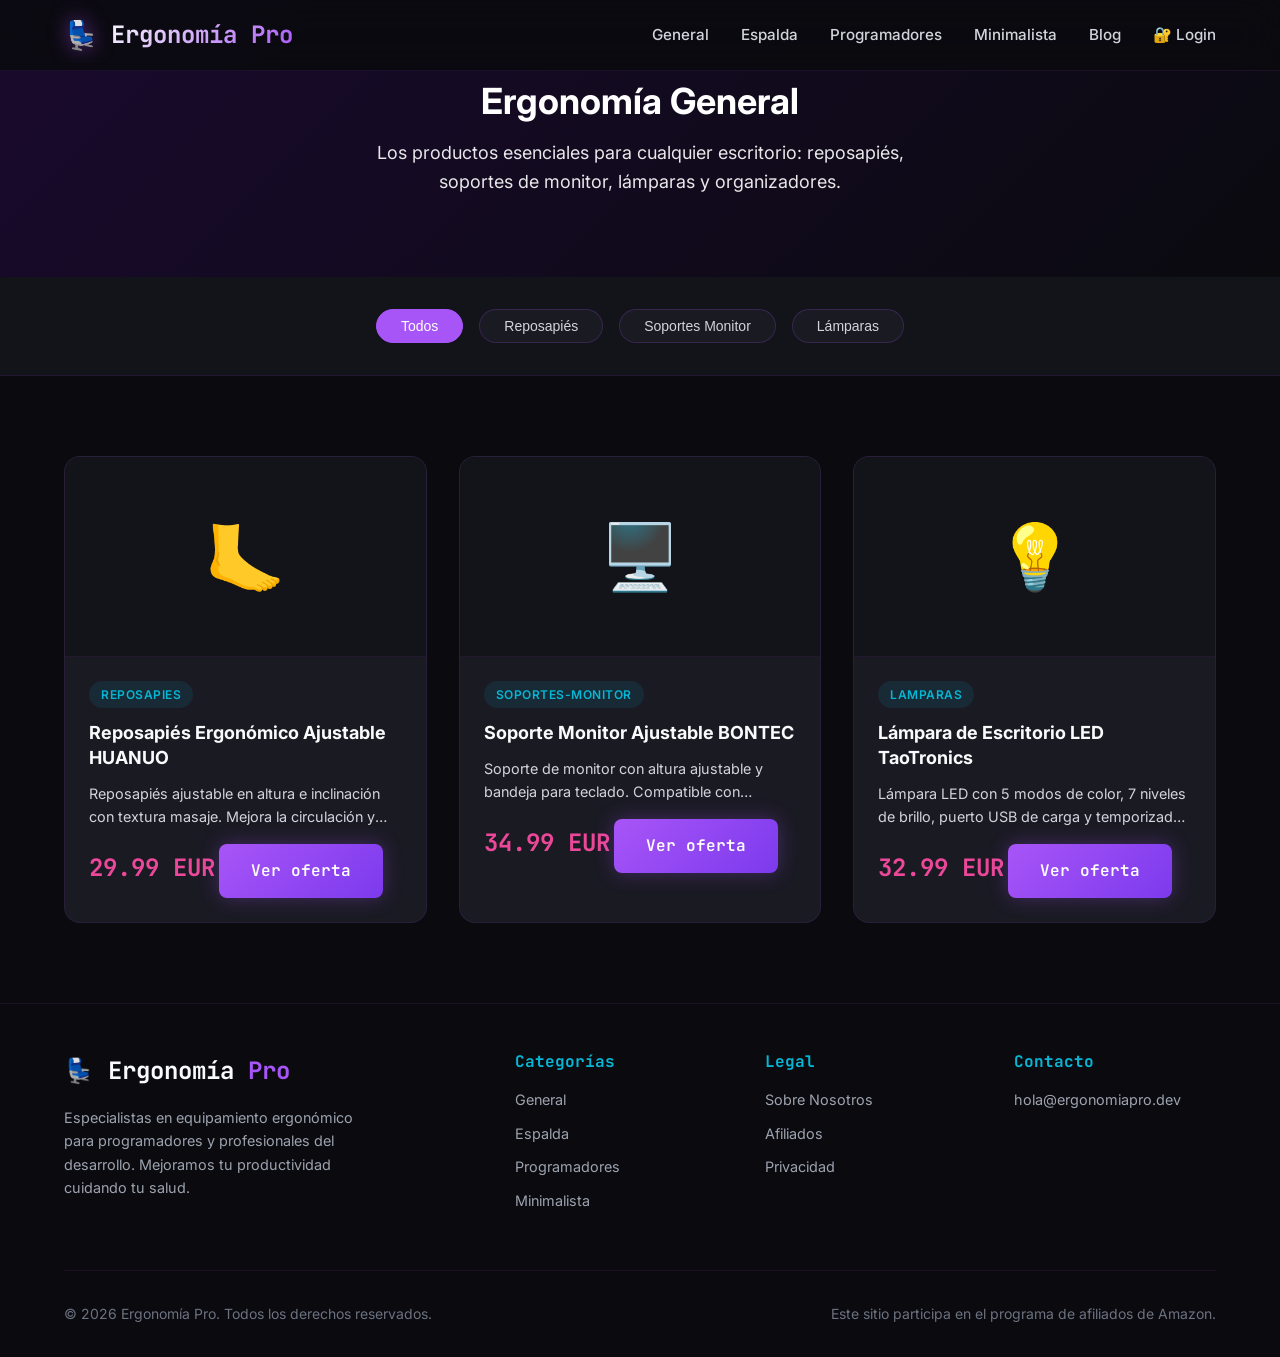
<file: categorias/general.html>
<!DOCTYPE html>
<html lang="es">
<head>
    <meta charset="UTF-8">
    <meta name="viewport" content="width=device-width, initial-scale=1.0">
    <meta name="description" content="Productos de ergonomía general para tu oficina: reposapiés, soportes de monitor, lámparas y más.">
    <title>Ergonomía General | Ergonomía Pro</title>
    <link rel="stylesheet" href="../css/styles-dark.css">
    <link href="https://fonts.googleapis.com/css2?family=Inter:wght@400;500;600;700&family=JetBrains+Mono:wght@400;500;600;700&display=swap" rel="stylesheet">
    <style>
        .category-header {
            background: linear-gradient(135deg, #1a0a2e 0%, #0a0a0f 100%);
            color: white;
            padding: 5rem 0;
            text-align: center;
        }
        .category-header h1 { font-size: 2.25rem; margin-bottom: 1rem; }
        .category-header p { font-size: 1.125rem; opacity: 0.9; max-width: 600px; margin: 0 auto; }
        .subcategories { padding: 2rem 0; background-color: #13131a; border-bottom: 1px solid rgba(168, 85, 247, 0.1); }
        .subcategories-list { display: flex; justify-content: center; gap: 1rem; flex-wrap: wrap; }
        .subcategory-btn {
            padding: 0.5rem 1.5rem;
            background-color: #1a1a23;
            border: 1px solid rgba(168, 85, 247, 0.2);
            border-radius: 9999px;
            font-size: 0.875rem;
            font-weight: 500;
            color: #d1d5db;
            cursor: pointer;
            transition: all 150ms ease;
        }
        .subcategory-btn:hover, .subcategory-btn.active {
            background-color: #a855f7;
            border-color: #a855f7;
            color: white;
        }
        .category-products { padding: 5rem 0; }
    </style>
</head>
<body>
    <header class="header">
        <div class="container">
            <nav class="nav">
                <a href="../index.html" class="logo">
                    <span class="logo-icon">💺</span>
                    <span class="logo-text">Ergonomía Pro</span>
                </a>
                <button class="nav-toggle" aria-label="Menú" id="navToggle">
                    <span></span><span></span><span></span>
                </button>
                <ul class="nav-menu" id="navMenu">
                    <li><a href="./general.html" class="active">General</a></li>
                    <li><a href="./espalda.html">Espalda</a></li>
                    <li><a href="./programadores.html">Programadores</a></li>
                    <li><a href="./minimalista.html">Minimalista</a></li>
                    <li><a href="../articulos/">Blog</a></li>
                </ul>
            </nav>
        </div>
    </header>

    <div class="category-header">
        <div class="container">
            <h1>Ergonomía General</h1>
            <p>Los productos esenciales para cualquier escritorio: reposapiés, soportes de monitor, lámparas y organizadores.</p>
        </div>
    </div>

    <div class="subcategories">
        <div class="container">
            <div class="subcategories-list">
                <button class="subcategory-btn active" data-filter="all">Todos</button>
                <button class="subcategory-btn" data-filter="reposapies">Reposapiés</button>
                <button class="subcategory-btn" data-filter="soportes-monitor">Soportes Monitor</button>
                <button class="subcategory-btn" data-filter="lamparas">Lámparas</button>
            </div>
        </div>
    </div>

    <section class="category-products">
        <div class="container">
            <div class="products-grid" id="categoryProducts"></div>
        </div>
    </section>

    <footer class="footer">
        <div class="container">
            <div class="footer-grid">
                <div>
                    <div class="footer-brand">
                        <span>💺</span> Ergonomía <span>Pro</span>
                    </div>
                    <p class="footer-about">
                        Especialistas en equipamiento ergonómico para programadores y profesionales 
                        del desarrollo. Mejoramos tu productividad cuidando tu salud.
                    </p>
                </div>
                <div>
                    <h4>Categorías</h4>
                    <ul class="footer-links">
                        <li><a href="general.html">General</a></li>
                        <li><a href="espalda.html">Espalda</a></li>
                        <li><a href="programadores.html">Programadores</a></li>
                        <li><a href="minimalista.html">Minimalista</a></li>
                    </ul>
                </div>
                <div>
                    <h4>Legal</h4>
                    <ul class="footer-links">
                        <li><a href="../sobre.html">Sobre Nosotros</a></li>
                        <li><a href="../afiliados.html">Afiliados</a></li>
                        <li><a href="../privacidad.html">Privacidad</a></li>
                    </ul>
                </div>
                <div>
                    <h4>Contacto</h4>
                    <ul class="footer-links">
                        <li><a href="mailto:hola@ergonomiapro.dev">hola@ergonomiapro.dev</a></li>
                    </ul>
                </div>
            </div>
            <div class="footer-bottom">
                <p>© 2026 Ergonomía Pro. Todos los derechos reservados.</p>
                <p>Este sitio participa en el programa de afiliados de Amazon.</p>
            </div>
        </div>
    </footer>

    <script src="../js/main.js"></script>
    <script>
        const productEmojis = { 'reposapies': '🦶', 'soportes-monitor': '🖥️', 'lamparas': '💡', 'organizadores': '🔌' };
        
        fetch('../data/products.json')
            .then(r => r.json())
            .then(data => {
                const products = data.products.filter(p => p.category === 'general');
                document.getElementById('categoryProducts').innerHTML = products.map(p => `
                    <article class="product-card" data-subcategory="${p.subcategory}">
                        <div class="product-image">${productEmojis[p.subcategory] || '📦'}</div>
                        <div class="product-content">
                            <span class="product-category">${p.subcategory}</span>
                            <h3>${p.name}</h3>
                            <p class="product-description">${p.description}</p>
                            <div class="product-meta">
                                <span class="product-price">${p.price} ${p.currency}</span>
                                <a href="${p.affiliateLinks.amazon || '#'}" class="btn btn-primary product-button" target="_blank" rel="noopener sponsored">Ver oferta</a>
                            </div>
                        </div>
                    </article>
                `).join('');
            });

        document.querySelectorAll('.subcategory-btn').forEach(btn => {
            btn.addEventListener('click', () => {
                document.querySelectorAll('.subcategory-btn').forEach(b => b.classList.remove('active'));
                btn.classList.add('active');
                const filter = btn.dataset.filter;
                document.querySelectorAll('.product-card').forEach(card => {
                    card.style.display = (filter === 'all' || card.dataset.subcategory === filter) ? '' : 'none';
                });
            });
        });
    </script>
</body>
</html>
</file>
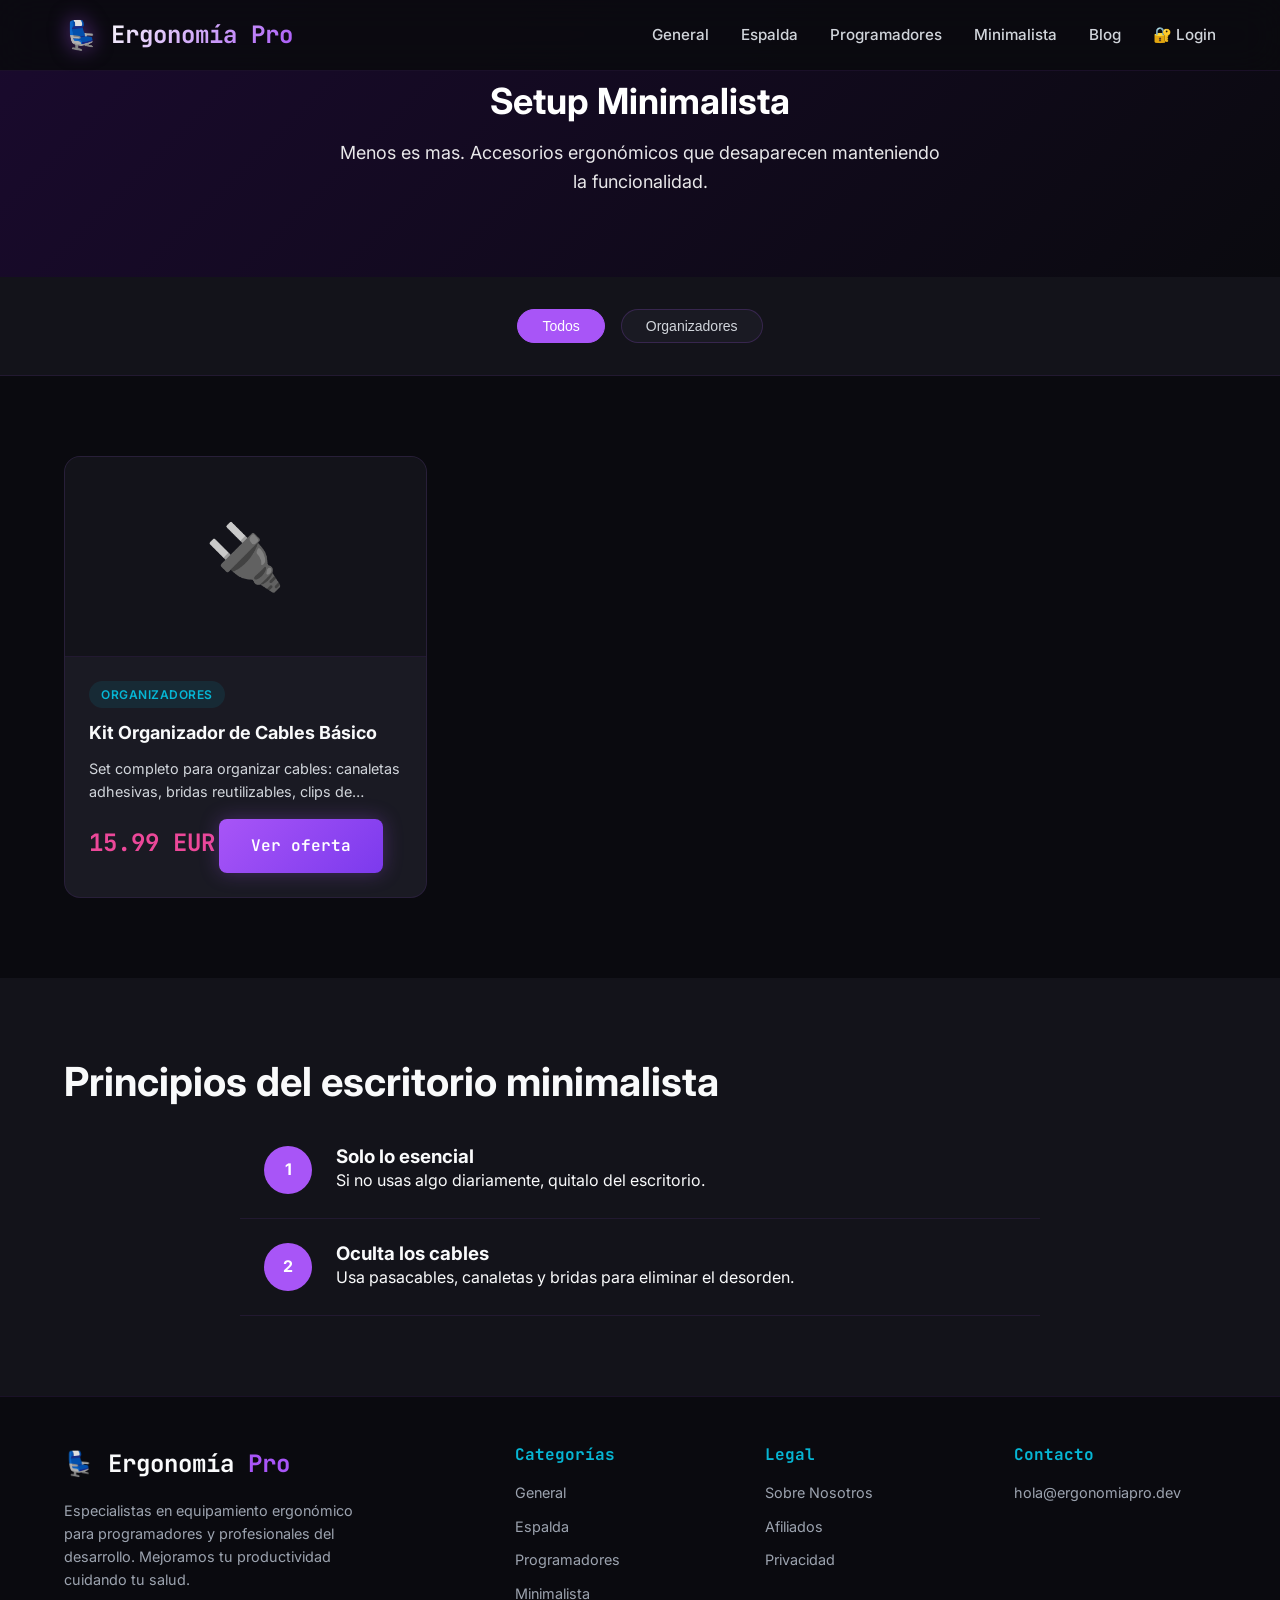
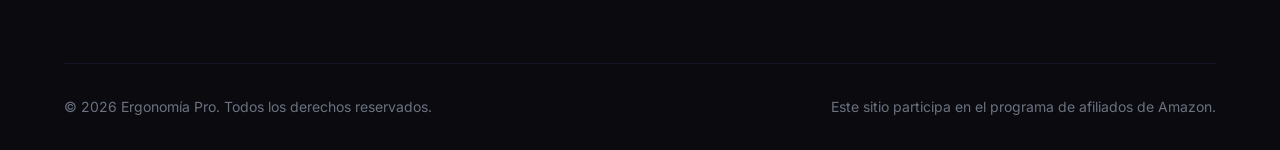
<file: categorias/minimalista.html>
<!DOCTYPE html>
<html lang="es">
<head>
    <meta charset="UTF-8">
    <meta name="viewport" content="width=device-width, initial-scale=1.0">
    <meta name="description" content="Accesorios ergonómicos para un setup minimalista. Organizadores de cables, soportes discretos.">
    <title>Setup Minimalista | Ergonomía Pro</title>
    <link rel="stylesheet" href="../css/styles-dark.css">
    <link href="https://fonts.googleapis.com/css2?family=Inter:wght@400;500;600;700&family=JetBrains+Mono:wght@400;500;600;700&display=swap" rel="stylesheet">
    <style>
        .category-header {
            background: linear-gradient(135deg, #1a0a2e 0%, #0a0a0f 100%);
            color: white;
            padding: 5rem 0;
            text-align: center;
        }
        .category-header h1 { font-size: 2.25rem; margin-bottom: 1rem; }
        .category-header p { font-size: 1.125rem; opacity: 0.9; max-width: 600px; margin: 0 auto; }
        .subcategories { padding: 2rem 0; background-color: #13131a; border-bottom: 1px solid rgba(168, 85, 247, 0.1); }
        .subcategories-list { display: flex; justify-content: center; gap: 1rem; flex-wrap: wrap; }
        .subcategory-btn {
            padding: 0.5rem 1.5rem;
            background-color: #1a1a23;
            border: 1px solid rgba(168, 85, 247, 0.2);
            border-radius: 9999px;
            font-size: 0.875rem;
            font-weight: 500;
            color: #d1d5db;
            cursor: pointer;
            transition: all 150ms ease;
        }
        .subcategory-btn:hover, .subcategory-btn.active {
            background-color: #a855f7;
            border-color: #a855f7;
            color: white;
        }
        .category-products { padding: 5rem 0; }
        .principles { padding: 5rem 0; background-color: #13131a; }
        .principle-item {
            display: flex;
            gap: 1.5rem;
            padding: 1.5rem;
            border-bottom: 1px solid rgba(168, 85, 247, 0.1);
            max-width: 800px;
            margin: 0 auto;
        }
        .principle-num {
            width: 48px;
            height: 48px;
            background-color: #a855f7;
            color: white;
            border-radius: 50%;
            display: flex;
            align-items: center;
            justify-content: center;
            font-weight: 700;
            flex-shrink: 0;
        }
    </style>
</head>
<body>
    <header class="header">
        <div class="container">
            <nav class="nav">
                <a href="../index.html" class="logo">
                    <span class="logo-icon">💺</span>
                    <span class="logo-text">Ergonomía Pro</span>
                </a>
                <button class="nav-toggle" aria-label="Menú" id="navToggle">
                    <span></span><span></span><span></span>
                </button>
                <ul class="nav-menu" id="navMenu">
                    <li><a href="./general.html">General</a></li>
                    <li><a href="./espalda.html">Espalda</a></li>
                    <li><a href="./programadores.html">Programadores</a></li>
                    <li><a href="./minimalista.html" class="active">Minimalista</a></li>
                    <li><a href="../articulos/">Blog</a></li>
                </ul>
            </nav>
        </div>
    </header>

    <div class="category-header">
        <div class="container">
            <h1>Setup Minimalista</h1>
            <p>Menos es mas. Accesorios ergonómicos que desaparecen manteniendo la funcionalidad.</p>
        </div>
    </div>

    <div class="subcategories">
        <div class="container">
            <div class="subcategories-list">
                <button class="subcategory-btn active" data-filter="all">Todos</button>
                <button class="subcategory-btn" data-filter="organizadores">Organizadores</button>
            </div>
        </div>
    </div>

    <section class="category-products">
        <div class="container">
            <div class="products-grid" id="categoryProducts"></div>
        </div>
    </section>

    <section class="principles">
        <div class="container">
            <h2 class="section-title">Principios del escritorio minimalista</h2>
            <div class="principle-item">
                <div class="principle-num">1</div>
                <div>
                    <h3>Solo lo esencial</h3>
                    <p>Si no usas algo diariamente, quitalo del escritorio.</p>
                </div>
            </div>
            <div class="principle-item">
                <div class="principle-num">2</div>
                <div>
                    <h3>Oculta los cables</h3>
                    <p>Usa pasacables, canaletas y bridas para eliminar el desorden.</p>
                </div>
            </div>
        </div>
    </section>

    <footer class="footer">
        <div class="container">
            <div class="footer-grid">
                <div>
                    <div class="footer-brand">
                        <span>💺</span> Ergonomía <span>Pro</span>
                    </div>
                    <p class="footer-about">
                        Especialistas en equipamiento ergonómico para programadores y profesionales 
                        del desarrollo. Mejoramos tu productividad cuidando tu salud.
                    </p>
                </div>
                <div>
                    <h4>Categorías</h4>
                    <ul class="footer-links">
                        <li><a href="general.html">General</a></li>
                        <li><a href="espalda.html">Espalda</a></li>
                        <li><a href="programadores.html">Programadores</a></li>
                        <li><a href="minimalista.html">Minimalista</a></li>
                    </ul>
                </div>
                <div>
                    <h4>Legal</h4>
                    <ul class="footer-links">
                        <li><a href="../sobre.html">Sobre Nosotros</a></li>
                        <li><a href="../afiliados.html">Afiliados</a></li>
                        <li><a href="../privacidad.html">Privacidad</a></li>
                    </ul>
                </div>
                <div>
                    <h4>Contacto</h4>
                    <ul class="footer-links">
                        <li><a href="mailto:hola@ergonomiapro.dev">hola@ergonomiapro.dev</a></li>
                    </ul>
                </div>
            </div>
            <div class="footer-bottom">
                <p>© 2026 Ergonomía Pro. Todos los derechos reservados.</p>
                <p>Este sitio participa en el programa de afiliados de Amazon.</p>
            </div>
        </div>
    </footer>

    <script src="../js/main.js"></script>
    <script>
        const productEmojis = { 'organizadores': '🔌' };
        
        fetch('../data/products.json')
            .then(r => r.json())
            .then(data => {
                const products = data.products.filter(p => p.category === 'minimalista');
                document.getElementById('categoryProducts').innerHTML = products.map(p => `
                    <article class="product-card" data-subcategory="${p.subcategory}">
                        <div class="product-image">${productEmojis[p.subcategory] || '✨'}</div>
                        <div class="product-content">
                            <span class="product-category">${p.subcategory}</span>
                            <h3>${p.name}</h3>
                            <p class="product-description">${p.description}</p>
                            <div class="product-meta">
                                <span class="product-price">${p.price} ${p.currency}</span>
                                <a href="${p.affiliateLinks.amazon || '#'}" class="btn btn-primary product-button" target="_blank" rel="noopener sponsored">Ver oferta</a>
                            </div>
                        </div>
                    </article>
                `).join('');
            });

        document.querySelectorAll('.subcategory-btn').forEach(btn => {
            btn.addEventListener('click', () => {
                document.querySelectorAll('.subcategory-btn').forEach(b => b.classList.remove('active'));
                btn.classList.add('active');
                const filter = btn.dataset.filter;
                document.querySelectorAll('.product-card').forEach(card => {
                    card.style.display = (filter === 'all' || card.dataset.subcategory === filter) ? '' : 'none';
                });
            });
        });
    </script>
</body>
</html>
</file>
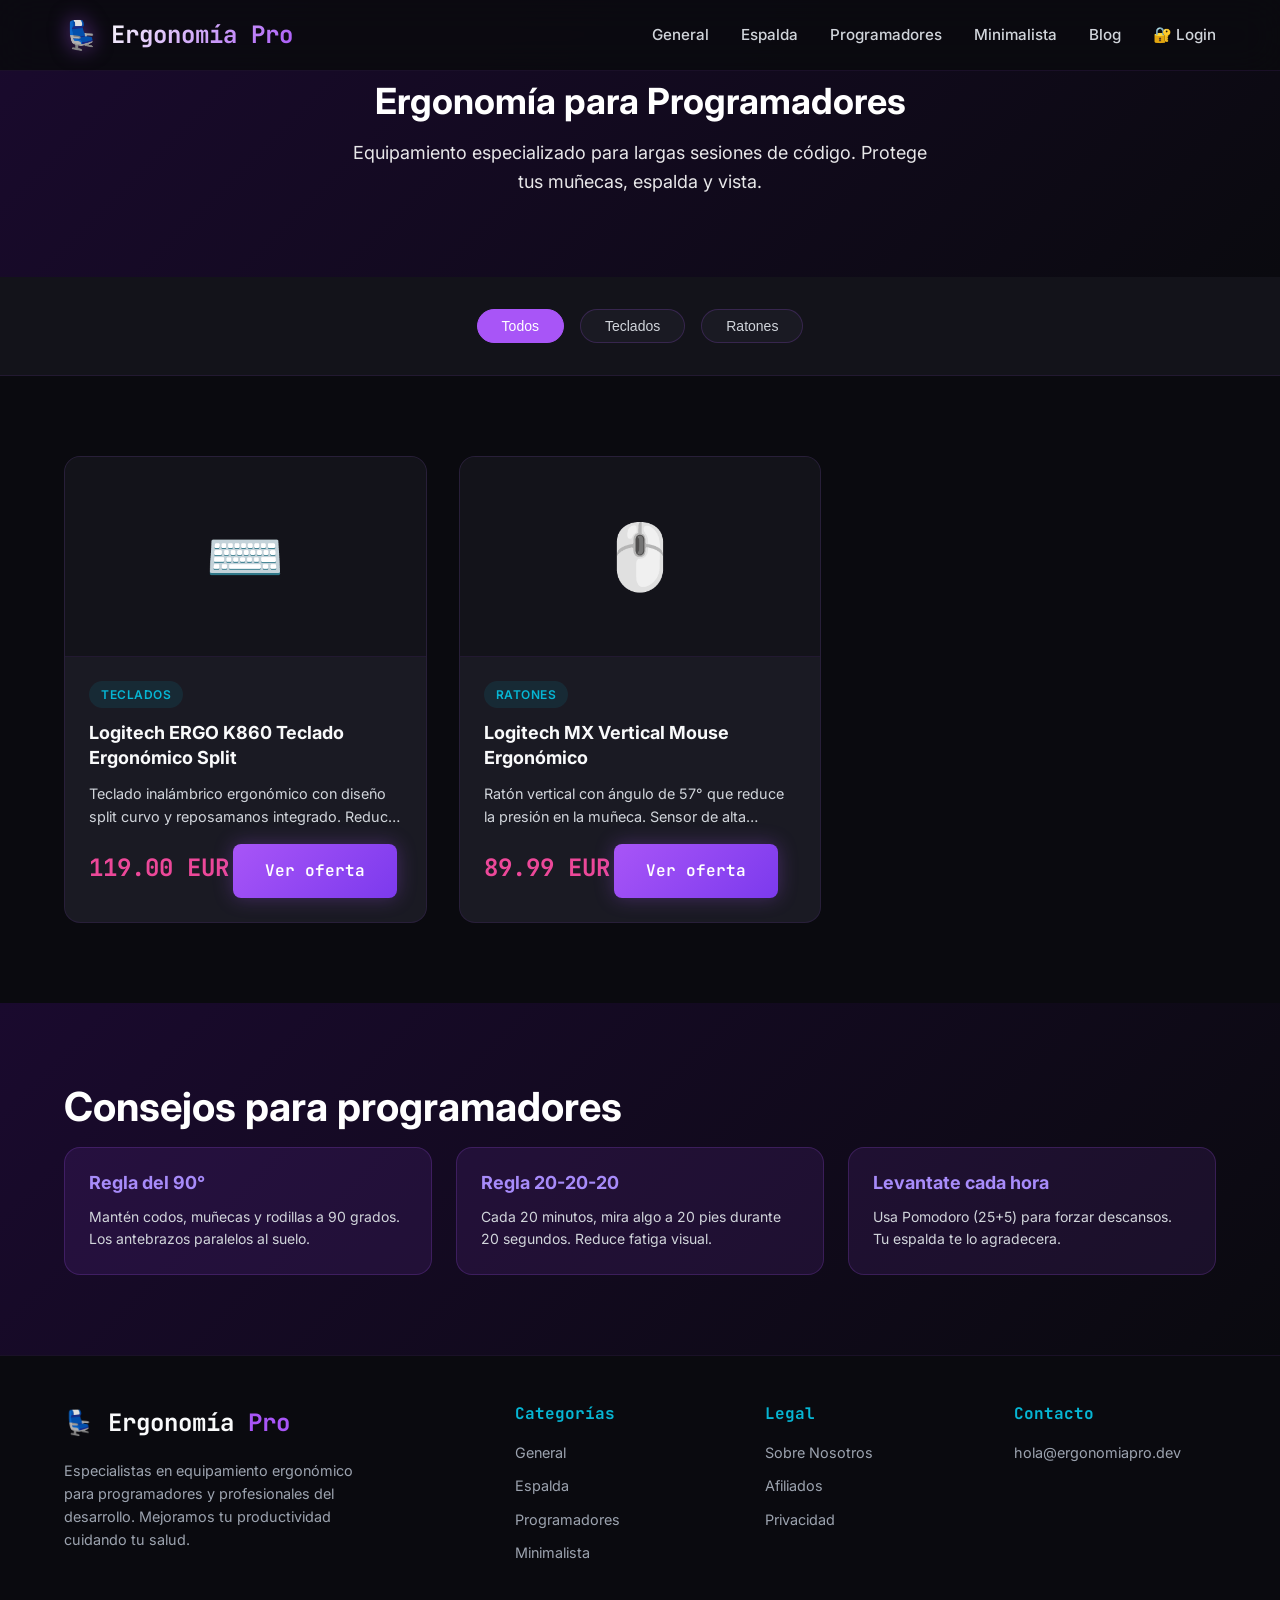
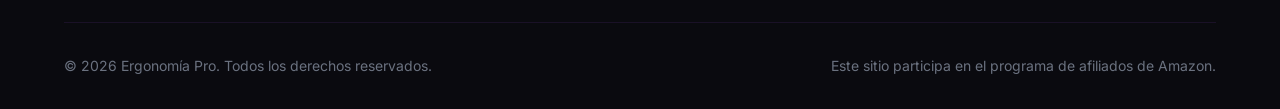
<file: categorias/programadores.html>
<!DOCTYPE html>
<html lang="es">
<head>
    <meta charset="UTF-8">
    <meta name="viewport" content="width=device-width, initial-scale=1.0">
    <meta name="description" content="Equipamiento ergonómico para programadores: teclados split, ratones verticales, soportes.">
    <title>Ergonomía para Programadores | Ergonomía Pro</title>
    <link rel="stylesheet" href="../css/styles-dark.css">
    <link href="https://fonts.googleapis.com/css2?family=Inter:wght@400;500;600;700&family=JetBrains+Mono:wght@400;500;600;700&display=swap" rel="stylesheet">
    <style>
        .category-header {
            background: linear-gradient(135deg, #1a0a2e 0%, #0a0a0f 100%);
            color: white;
            padding: 5rem 0;
            text-align: center;
        }
        .category-header h1 { font-size: 2.25rem; margin-bottom: 1rem; }
        .category-header p { font-size: 1.125rem; opacity: 0.9; max-width: 600px; margin: 0 auto; }
        .subcategories { padding: 2rem 0; background-color: #13131a; border-bottom: 1px solid rgba(168, 85, 247, 0.1); }
        .subcategories-list { display: flex; justify-content: center; gap: 1rem; flex-wrap: wrap; }
        .subcategory-btn {
            padding: 0.5rem 1.5rem;
            background-color: #1a1a23;
            border: 1px solid rgba(168, 85, 247, 0.2);
            border-radius: 9999px;
            font-size: 0.875rem;
            font-weight: 500;
            color: #d1d5db;
            cursor: pointer;
            transition: all 150ms ease;
        }
        .subcategory-btn:hover, .subcategory-btn.active {
            background-color: #a855f7;
            border-color: #a855f7;
            color: white;
        }
        .category-products { padding: 5rem 0; }
        .dev-tips {
            background: linear-gradient(135deg, #1a0a2e 0%, #0a0a0f 100%);
            color: white;
            padding: 5rem 0;
        }
        .dev-tips h2 { color: white; }
        .tips-grid { display: grid; grid-template-columns: repeat(3, 1fr); gap: 1.5rem; }
        .tip-card {
            background: rgba(168, 85, 247, 0.1);
            padding: 1.5rem;
            border-radius: 1rem;
            border: 1px solid rgba(168, 85, 247, 0.2);
        }
        .tip-card h3 { font-size: 1.125rem; margin-bottom: 0.75rem; color: #a78bfa; }
        .tip-card p { color: #d1d5db; font-size: 0.875rem; }
        @media (max-width: 768px) { .tips-grid { grid-template-columns: 1fr; } }
    </style>
</head>
<body>
    <header class="header">
        <div class="container">
            <nav class="nav">
                <a href="../index.html" class="logo">
                    <span class="logo-icon">💺</span>
                    <span class="logo-text">Ergonomía Pro</span>
                </a>
                <button class="nav-toggle" aria-label="Menú" id="navToggle">
                    <span></span><span></span><span></span>
                </button>
                <ul class="nav-menu" id="navMenu">
                    <li><a href="./general.html">General</a></li>
                    <li><a href="./espalda.html">Espalda</a></li>
                    <li><a href="./programadores.html" class="active">Programadores</a></li>
                    <li><a href="./minimalista.html">Minimalista</a></li>
                    <li><a href="../articulos/">Blog</a></li>
                </ul>
            </nav>
        </div>
    </header>

    <div class="category-header">
        <div class="container">
            <h1>Ergonomía para Programadores</h1>
            <p>Equipamiento especializado para largas sesiones de código. Protege tus muñecas, espalda y vista.</p>
        </div>
    </div>

    <div class="subcategories">
        <div class="container">
            <div class="subcategories-list">
                <button class="subcategory-btn active" data-filter="all">Todos</button>
                <button class="subcategory-btn" data-filter="teclados">Teclados</button>
                <button class="subcategory-btn" data-filter="ratones">Ratones</button>
            </div>
        </div>
    </div>

    <section class="category-products">
        <div class="container">
            <div class="products-grid" id="categoryProducts"></div>
        </div>
    </section>

    <section class="dev-tips">
        <div class="container">
            <h2 class="section-title">Consejos para programadores</h2>
            <div class="tips-grid">
                <div class="tip-card">
                    <h3>Regla del 90°</h3>
                    <p>Mantén codos, muñecas y rodillas a 90 grados. Los antebrazos paralelos al suelo.</p>
                </div>
                <div class="tip-card">
                    <h3>Regla 20-20-20</h3>
                    <p>Cada 20 minutos, mira algo a 20 pies durante 20 segundos. Reduce fatiga visual.</p>
                </div>
                <div class="tip-card">
                    <h3>Levantate cada hora</h3>
                    <p>Usa Pomodoro (25+5) para forzar descansos. Tu espalda te lo agradecera.</p>
                </div>
            </div>
        </div>
    </section>

    <footer class="footer">
        <div class="container">
            <div class="footer-grid">
                <div>
                    <div class="footer-brand">
                        <span>💺</span> Ergonomía <span>Pro</span>
                    </div>
                    <p class="footer-about">
                        Especialistas en equipamiento ergonómico para programadores y profesionales 
                        del desarrollo. Mejoramos tu productividad cuidando tu salud.
                    </p>
                </div>
                <div>
                    <h4>Categorías</h4>
                    <ul class="footer-links">
                        <li><a href="general.html">General</a></li>
                        <li><a href="espalda.html">Espalda</a></li>
                        <li><a href="programadores.html">Programadores</a></li>
                        <li><a href="minimalista.html">Minimalista</a></li>
                    </ul>
                </div>
                <div>
                    <h4>Legal</h4>
                    <ul class="footer-links">
                        <li><a href="../sobre.html">Sobre Nosotros</a></li>
                        <li><a href="../afiliados.html">Afiliados</a></li>
                        <li><a href="../privacidad.html">Privacidad</a></li>
                    </ul>
                </div>
                <div>
                    <h4>Contacto</h4>
                    <ul class="footer-links">
                        <li><a href="mailto:hola@ergonomiapro.dev">hola@ergonomiapro.dev</a></li>
                    </ul>
                </div>
            </div>
            <div class="footer-bottom">
                <p>© 2026 Ergonomía Pro. Todos los derechos reservados.</p>
                <p>Este sitio participa en el programa de afiliados de Amazon.</p>
            </div>
        </div>
    </footer>

    <script src="../js/main.js"></script>
    <script>
        const productEmojis = { 'teclados': '⌨️', 'ratones': '🖱️' };
        
        fetch('../data/products.json')
            .then(r => r.json())
            .then(data => {
                const products = data.products.filter(p => p.category === 'programadores');
                document.getElementById('categoryProducts').innerHTML = products.map(p => `
                    <article class="product-card" data-subcategory="${p.subcategory}">
                        <div class="product-image">${productEmojis[p.subcategory] || '💻'}</div>
                        <div class="product-content">
                            <span class="product-category">${p.subcategory}</span>
                            <h3>${p.name}</h3>
                            <p class="product-description">${p.description}</p>
                            <div class="product-meta">
                                <span class="product-price">${p.price} ${p.currency}</span>
                                <a href="${p.affiliateLinks.amazon || '#'}" class="btn btn-primary product-button" target="_blank" rel="noopener sponsored">Ver oferta</a>
                            </div>
                        </div>
                    </article>
                `).join('');
            });

        document.querySelectorAll('.subcategory-btn').forEach(btn => {
            btn.addEventListener('click', () => {
                document.querySelectorAll('.subcategory-btn').forEach(b => b.classList.remove('active'));
                btn.classList.add('active');
                const filter = btn.dataset.filter;
                document.querySelectorAll('.product-card').forEach(card => {
                    card.style.display = (filter === 'all' || card.dataset.subcategory === filter) ? '' : 'none';
                });
            });
        });
    </script>
</body>
</html>
</file>
<file: css/styles-dark.css>
/* ============================================
   ERGONOMÍA PRO - DARK TECH THEME
   Colores: Negro + Violeta + Cyan + Rosa
   Para programadores y tech lovers
   ============================================ */

/* ─── CSS Variables ──────────────────────── */
:root {
  /* Base Colors */
  --bg-primary: #0a0a0f;
  --bg-secondary: #13131a;
  --bg-card: #1a1a23;
  --bg-card-hover: #222230;
  
  /* Neon Accents */
  --neon-violet: #a855f7;
  --neon-violet-dark: #7c3aed;
  --neon-cyan: #06b6d4;
  --neon-cyan-dark: #0891b2;
  --neon-pink: #ec4899;
  --neon-pink-dark: #db2777;
  
  /* Text */
  --text-primary: #f9fafb;
  --text-secondary: #d1d5db;
  --text-muted: #9ca3af;
  --text-dark: #6b7280;
  
  /* Gradients */
  --gradient-violet: linear-gradient(135deg, #a855f7 0%, #7c3aed 100%);
  --gradient-cyan: linear-gradient(135deg, #06b6d4 0%, #0891b2 100%);
  --gradient-pink: linear-gradient(135deg, #ec4899 0%, #db2777 100%);
  --gradient-card: linear-gradient(145deg, #1a1a23 0%, #13131a 100%);
  --gradient-hero: linear-gradient(135deg, #0a0a0f 0%, #1a0a2e 50%, #0a0a0f 100%);
  
  /* Glow Effects */
  --glow-violet: 0 0 20px rgba(168, 85, 247, 0.3);
  --glow-cyan: 0 0 20px rgba(6, 182, 212, 0.3);
  --glow-pink: 0 0 20px rgba(236, 72, 153, 0.3);
  
  /* Fonts */
  --font-mono: 'JetBrains Mono', 'Fira Code', 'Consolas', monospace;
  --font-sans: 'Inter', -apple-system, BlinkMacSystemFont, 'Segoe UI', sans-serif;
  
  /* Spacing */
  --container-width: 1200px;
  --section-padding: 5rem;
}

/* ─── Reset & Base ───────────────────────── */
*, *::before, *::after {
  box-sizing: border-box;
  margin: 0;
  padding: 0;
}

html {
  scroll-behavior: smooth;
}

body {
  font-family: var(--font-sans);
  background-color: var(--bg-primary);
  color: var(--text-primary);
  line-height: 1.6;
  overflow-x: hidden;
}

a {
  color: inherit;
  text-decoration: none;
}

img {
  max-width: 100%;
  height: auto;
}

/* ─── Typography ─────────────────────────── */
h1, h2, h3, h4, h5, h6 {
  font-weight: 700;
  line-height: 1.2;
}

.code-tag {
  font-family: var(--font-mono);
  color: var(--neon-cyan);
  font-size: 0.9em;
}

.highlight-violet {
  color: var(--neon-violet);
}

.highlight-cyan {
  color: var(--neon-cyan);
}

.highlight-pink {
  color: var(--neon-pink);
}

/* ─── Container ──────────────────────────── */
.container {
  max-width: var(--container-width);
  margin: 0 auto;
  padding: 0 1.5rem;
}

/* ─── Header & Navigation ────────────────── */
.header {
  background: rgba(10, 10, 15, 0.9);
  backdrop-filter: blur(20px);
  border-bottom: 1px solid rgba(168, 85, 247, 0.1);
  position: fixed;
  width: 100%;
  top: 0;
  z-index: 1000;
}

.nav {
  display: flex;
  justify-content: space-between;
  align-items: center;
  height: 70px;
}

.logo {
  display: flex;
  align-items: center;
  gap: 0.75rem;
  font-size: 1.5rem;
  font-weight: 700;
  font-family: var(--font-mono);
}

.logo-icon {
  font-size: 1.75rem;
  filter: drop-shadow(0 0 10px rgba(168, 85, 247, 0.5));
}

.logo-text {
  background: linear-gradient(135deg, var(--text-primary) 0%, var(--neon-violet) 100%);
  -webkit-background-clip: text;
  -webkit-text-fill-color: transparent;
  background-clip: text;
}

.nav-menu {
  display: flex;
  list-style: none;
  gap: 2rem;
}

.nav-menu a {
  color: var(--text-secondary);
  font-weight: 500;
  font-size: 0.95rem;
  position: relative;
  padding: 0.5rem 0;
  transition: color 0.3s;
}

.nav-menu a::after {
  content: '';
  position: absolute;
  bottom: 0;
  left: 0;
  width: 0;
  height: 2px;
  background: var(--gradient-violet);
  transition: width 0.3s;
}

.nav-menu a:hover {
  color: var(--neon-violet);
}

.nav-menu a:hover::after {
  width: 100%;
}

.nav-toggle {
  display: none;
  flex-direction: column;
  background: none;
  border: none;
  cursor: pointer;
  padding: 0.5rem;
}

.nav-toggle span {
  width: 25px;
  height: 2px;
  background: var(--text-primary);
  margin: 3px 0;
  transition: 0.3s;
}

/* ─── Buttons ────────────────────────────── */
.btn {
  display: inline-flex;
  align-items: center;
  justify-content: center;
  padding: 0.875rem 2rem;
  border-radius: 0.5rem;
  font-weight: 600;
  font-size: 1rem;
  cursor: pointer;
  transition: all 0.3s ease;
  border: none;
  gap: 0.5rem;
  font-family: var(--font-mono);
}

.btn-primary {
  background: var(--gradient-violet);
  color: white;
  box-shadow: var(--glow-violet);
}

.btn-primary:hover {
  transform: translateY(-2px);
  box-shadow: 0 0 30px rgba(168, 85, 247, 0.5);
}

.btn-secondary {
  background: transparent;
  color: var(--neon-cyan);
  border: 2px solid var(--neon-cyan);
}

.btn-secondary:hover {
  background: rgba(6, 182, 212, 0.1);
  box-shadow: var(--glow-cyan);
}

.btn-pink {
  background: var(--gradient-pink);
  color: white;
  box-shadow: var(--glow-pink);
}

.btn-pink:hover {
  transform: translateY(-2px);
  box-shadow: 0 0 30px rgba(236, 72, 153, 0.5);
}

.btn-large {
  padding: 1rem 2.5rem;
  font-size: 1.125rem;
}

.btn-small {
  padding: 0.5rem 1rem;
  font-size: 0.875rem;
}

/* ─── Hero Section ───────────────────────── */
.hero {
  background: var(--gradient-hero);
  padding: calc(var(--section-padding) + 70px) 0 var(--section-padding);
  position: relative;
  overflow: hidden;
}

.hero::before {
  content: '';
  position: absolute;
  top: 50%;
  left: 50%;
  transform: translate(-50%, -50%);
  width: 800px;
  height: 800px;
  background: radial-gradient(circle, rgba(168, 85, 247, 0.15) 0%, transparent 70%);
  pointer-events: none;
}

.hero-content {
  text-align: center;
  max-width: 800px;
  margin: 0 auto;
  position: relative;
  z-index: 1;
}

.hero h1 {
  font-size: 3.5rem;
  margin-bottom: 1.5rem;
  line-height: 1.1;
}

.hero h1 .highlight-violet {
  display: block;
  font-size: 1.2em;
}

.hero-subtitle {
  font-size: 1.25rem;
  color: var(--text-secondary);
  margin-bottom: 2rem;
  max-width: 600px;
  margin-left: auto;
  margin-right: auto;
}

.hero-cta {
  display: flex;
  gap: 1rem;
  justify-content: center;
  flex-wrap: wrap;
}

.hero-stats {
  display: flex;
  justify-content: center;
  gap: 3rem;
  margin-top: 4rem;
  padding-top: 3rem;
  border-top: 1px solid rgba(168, 85, 247, 0.2);
}

.stat {
  text-align: center;
}

.stat-number {
  font-size: 2.5rem;
  font-weight: 700;
  color: var(--neon-cyan);
  font-family: var(--font-mono);
  display: block;
}

.stat-label {
  color: var(--text-muted);
  font-size: 0.875rem;
}

/* ─── Section Headers ────────────────────── */
.section-header {
  text-align: center;
  margin-bottom: 3rem;
}

.section-tag {
  display: inline-block;
  padding: 0.5rem 1rem;
  background: rgba(168, 85, 247, 0.1);
  border: 1px solid rgba(168, 85, 247, 0.3);
  border-radius: 2rem;
  color: var(--neon-violet);
  font-size: 0.875rem;
  font-weight: 600;
  font-family: var(--font-mono);
  margin-bottom: 1rem;
}

.section-title {
  font-size: 2.5rem;
  margin-bottom: 1rem;
}

.section-subtitle {
  color: var(--text-secondary);
  max-width: 600px;
  margin: 0 auto;
}

/* ─── Cards ──────────────────────────────── */
.card {
  background: var(--gradient-card);
  border: 1px solid rgba(168, 85, 247, 0.1);
  border-radius: 1rem;
  padding: 1.5rem;
  transition: all 0.3s ease;
}

.card:hover {
  transform: translateY(-5px);
  border-color: rgba(168, 85, 247, 0.3);
  box-shadow: var(--glow-violet);
}

.card-icon {
  width: 60px;
  height: 60px;
  background: rgba(168, 85, 247, 0.1);
  border-radius: 1rem;
  display: flex;
  align-items: center;
  justify-content: center;
  font-size: 1.75rem;
  margin-bottom: 1rem;
  border: 1px solid rgba(168, 85, 247, 0.2);
}

.card h3 {
  font-size: 1.25rem;
  margin-bottom: 0.75rem;
}

.card p {
  color: var(--text-secondary);
  font-size: 0.95rem;
}

/* ─── Categories Grid ────────────────────── */
.categories {
  padding: var(--section-padding) 0;
}

.categories-grid {
  display: grid;
  grid-template-columns: repeat(auto-fit, minmax(280px, 1fr));
  gap: 1.5rem;
}

/* ─── Products Section ───────────────────── */
.products {
  padding: var(--section-padding) 0;
  background: var(--bg-secondary);
}

.products-grid {
  display: grid;
  grid-template-columns: repeat(auto-fill, minmax(300px, 1fr));
  gap: 2rem;
}

.product-card {
  background: var(--bg-card);
  border: 1px solid rgba(168, 85, 247, 0.1);
  border-radius: 1rem;
  overflow: hidden;
  transition: all 0.3s ease;
}

.product-card:hover {
  transform: translateY(-8px);
  border-color: var(--neon-violet);
  box-shadow: var(--glow-violet);
}

.product-image {
  height: 200px;
  background: var(--bg-secondary);
  display: flex;
  align-items: center;
  justify-content: center;
  font-size: 4rem;
  border-bottom: 1px solid rgba(168, 85, 247, 0.1);
}

.product-content {
  padding: 1.5rem;
}

.product-category {
  display: inline-block;
  padding: 0.25rem 0.75rem;
  background: rgba(6, 182, 212, 0.1);
  border-radius: 1rem;
  color: var(--neon-cyan);
  font-size: 0.75rem;
  font-weight: 600;
  text-transform: uppercase;
  letter-spacing: 0.5px;
  margin-bottom: 0.75rem;
}

.product-card h3 {
  font-size: 1.125rem;
  margin-bottom: 0.75rem;
  line-height: 1.4;
}

.product-description {
  color: var(--text-secondary);
  font-size: 0.9rem;
  margin-bottom: 1rem;
  display: -webkit-box;
  -webkit-line-clamp: 2;
  -webkit-box-orient: vertical;
  overflow: hidden;
}

.product-features {
  display: flex;
  flex-wrap: wrap;
  gap: 0.5rem;
  margin-bottom: 1rem;
}

.product-feature {
  display: flex;
  align-items: center;
  gap: 0.25rem;
  font-size: 0.8rem;
  color: var(--text-muted);
}

.product-feature::before {
  content: '>';
  color: var(--neon-violet);
  font-family: var(--font-mono);
}

.product-footer {
  display: flex;
  justify-content: space-between;
  align-items: center;
  padding-top: 1rem;
  border-top: 1px solid rgba(168, 85, 247, 0.1);
}

.product-price {
  font-size: 1.5rem;
  font-weight: 700;
  color: var(--neon-pink);
  font-family: var(--font-mono);
}

.product-price span {
  font-size: 0.875rem;
  color: var(--text-muted);
}

/* ─── Articles Section ───────────────────── */
.articles {
  padding: var(--section-padding) 0;
}

.articles-grid {
  display: grid;
  grid-template-columns: repeat(auto-fit, minmax(350px, 1fr));
  gap: 2rem;
}

.article-card {
  background: var(--bg-card);
  border: 1px solid rgba(168, 85, 247, 0.1);
  border-radius: 1rem;
  padding: 2rem;
  transition: all 0.3s ease;
}

.article-card:hover {
  border-color: rgba(168, 85, 247, 0.3);
  box-shadow: var(--glow-violet);
}

.article-meta {
  display: flex;
  gap: 1rem;
  color: var(--text-muted);
  font-size: 0.875rem;
  margin-bottom: 1rem;
  font-family: var(--font-mono);
}

.article-card h3 {
  font-size: 1.5rem;
  margin-bottom: 1rem;
}

.article-card h3 a:hover {
  color: var(--neon-violet);
}

.article-card p {
  color: var(--text-secondary);
  margin-bottom: 1.5rem;
}

.read-more {
  color: var(--neon-cyan);
  font-weight: 600;
  display: inline-flex;
  align-items: center;
  gap: 0.5rem;
}

.read-more::after {
  content: '->';
  font-family: var(--font-mono);
  transition: transform 0.3s;
}

.read-more:hover::after {
  transform: translateX(5px);
}

/* ─── Newsletter ─────────────────────────── */
.newsletter {
  padding: var(--section-padding) 0;
  background: var(--bg-secondary);
}

.newsletter-box {
  background: var(--gradient-card);
  border: 1px solid rgba(168, 85, 247, 0.2);
  border-radius: 1.5rem;
  padding: 3rem;
  text-align: center;
  position: relative;
  overflow: hidden;
}

.newsletter-box::before {
  content: '';
  position: absolute;
  top: -50%;
  left: -50%;
  width: 200%;
  height: 200%;
  background: radial-gradient(circle, rgba(168, 85, 247, 0.1) 0%, transparent 50%);
  animation: pulse 4s ease-in-out infinite;
}

@keyframes pulse {
  0%, 100% { transform: scale(1); opacity: 0.5; }
  50% { transform: scale(1.1); opacity: 0.8; }
}

.newsletter-content {
  position: relative;
  z-index: 1;
}

.newsletter h2 {
  font-size: 2rem;
  margin-bottom: 1rem;
}

.newsletter p {
  color: var(--text-secondary);
  margin-bottom: 2rem;
  max-width: 500px;
  margin-left: auto;
  margin-right: auto;
}

.newsletter-form {
  display: flex;
  gap: 1rem;
  max-width: 500px;
  margin: 0 auto;
}

.newsletter-form input {
  flex: 1;
  padding: 1rem 1.5rem;
  background: rgba(10, 10, 15, 0.5);
  border: 1px solid rgba(168, 85, 247, 0.3);
  border-radius: 0.5rem;
  color: var(--text-primary);
  font-size: 1rem;
  outline: none;
  transition: border-color 0.3s;
}

.newsletter-form input:focus {
  border-color: var(--neon-violet);
  box-shadow: var(--glow-violet);
}

.newsletter-form input::placeholder {
  color: var(--text-dark);
}

/* ─── Footer ─────────────────────────────── */
.footer {
  background: var(--bg-primary);
  border-top: 1px solid rgba(168, 85, 247, 0.1);
  padding: 3rem 0 2rem;
}

.footer-grid {
  display: grid;
  grid-template-columns: 2fr repeat(3, 1fr);
  gap: 3rem;
  margin-bottom: 3rem;
}

.footer-brand {
  font-size: 1.5rem;
  font-weight: 700;
  font-family: var(--font-mono);
  margin-bottom: 1rem;
}

.footer-brand span {
  color: var(--neon-violet);
}

.footer-about {
  color: var(--text-muted);
  font-size: 0.9rem;
  max-width: 300px;
}

.footer h4 {
  font-size: 1rem;
  margin-bottom: 1rem;
  color: var(--neon-cyan);
  font-family: var(--font-mono);
}

.footer-links {
  list-style: none;
}

.footer-links li {
  margin-bottom: 0.5rem;
}

.footer-links a {
  color: var(--text-muted);
  font-size: 0.9rem;
  transition: color 0.3s;
}

.footer-links a:hover {
  color: var(--neon-violet);
}

.footer-bottom {
  padding-top: 2rem;
  border-top: 1px solid rgba(168, 85, 247, 0.1);
  display: flex;
  justify-content: space-between;
  align-items: center;
  flex-wrap: wrap;
  gap: 1rem;
  color: var(--text-dark);
  font-size: 0.875rem;
}

.footer-bottom a {
  color: var(--text-muted);
}

.footer-bottom a:hover {
  color: var(--neon-violet);
}

/* ─── Affiliate Disclaimer ───────────────── */
.affiliate-disclaimer {
  background: rgba(251, 191, 36, 0.1);
  border: 1px solid rgba(251, 191, 36, 0.3);
  border-radius: 0.5rem;
  padding: 1rem 1.5rem;
  margin: 2rem 0;
  font-size: 0.875rem;
  color: var(--text-secondary);
}

.affiliate-disclaimer strong {
  color: #fbbf24;
  display: block;
  margin-bottom: 0.5rem;
}

/* ─── Article Page Styles ────────────────── */
.article-header {
  background: var(--gradient-hero);
  padding: calc(var(--section-padding) + 70px) 0 4rem;
  text-align: center;
  position: relative;
}

.article-header::before {
  content: '';
  position: absolute;
  top: 50%;
  left: 50%;
  transform: translate(-50%, -50%);
  width: 600px;
  height: 600px;
  background: radial-gradient(circle, rgba(168, 85, 247, 0.1) 0%, transparent 70%);
}

.article-header h1 {
  font-size: 2.5rem;
  max-width: 800px;
  margin: 0 auto 1.5rem;
  position: relative;
  z-index: 1;
}

.article-meta {
  display: flex;
  justify-content: center;
  gap: 2rem;
  color: var(--text-muted);
  font-size: 0.875rem;
  position: relative;
  z-index: 1;
  font-family: var(--font-mono);
}

.article-content {
  max-width: 800px;
  margin: 0 auto;
  padding: 3rem 1.5rem;
}

.article-content h2 {
  font-size: 1.875rem;
  margin: 3rem 0 1.5rem;
  padding-bottom: 0.5rem;
  border-bottom: 2px solid rgba(168, 85, 247, 0.2);
  color: var(--neon-violet);
}

.article-content h3 {
  font-size: 1.5rem;
  margin: 2rem 0 1rem;
  color: var(--neon-cyan);
}

.article-content p {
  font-size: 1.125rem;
  color: var(--text-secondary);
  margin-bottom: 1.5rem;
}

.article-content ul, .article-content ol {
  margin: 1.5rem 0;
  padding-left: 1.5rem;
}

.article-content li {
  font-size: 1.1rem;
  color: var(--text-secondary);
  margin-bottom: 0.75rem;
}

.article-content li::marker {
  color: var(--neon-violet);
}

/* Product Card in Article */
.product-card-article {
  background: var(--bg-card);
  border: 1px solid rgba(168, 85, 247, 0.2);
  border-radius: 1rem;
  padding: 2rem;
  margin: 2rem 0;
  transition: all 0.3s ease;
}

.product-card-article:hover {
  border-color: var(--neon-violet);
  box-shadow: var(--glow-violet);
}

.product-card-article .product-number {
  display: inline-flex;
  align-items: center;
  justify-content: center;
  width: 3rem;
  height: 3rem;
  background: var(--gradient-violet);
  color: white;
  border-radius: 0.75rem;
  font-size: 1.25rem;
  font-weight: 700;
  font-family: var(--font-mono);
  margin-bottom: 1rem;
  box-shadow: var(--glow-violet);
}

.product-card-article h3 {
  margin: 0 0 1rem;
  font-size: 1.5rem;
  color: var(--text-primary);
}

.product-image-placeholder {
  width: 100%;
  height: 200px;
  background: var(--bg-secondary);
  border-radius: 0.5rem;
  display: flex;
  align-items: center;
  justify-content: center;
  font-size: 4rem;
  margin-bottom: 1.5rem;
  border: 1px dashed rgba(168, 85, 247, 0.3);
}

.product-specs {
  background: rgba(168, 85, 247, 0.05);
  border-left: 3px solid var(--neon-violet);
  padding: 1rem 1.5rem;
  border-radius: 0 0.5rem 0.5rem 0;
  margin: 1rem 0;
}

.product-specs strong {
  color: var(--neon-cyan);
  font-family: var(--font-mono);
}

.product-pros-cons {
  display: grid;
  grid-template-columns: 1fr 1fr;
  gap: 1.5rem;
  margin: 1.5rem 0;
}

.pros, .cons {
  padding: 1.25rem;
  border-radius: 0.75rem;
}

.pros {
  background: rgba(16, 185, 129, 0.1);
  border: 1px solid rgba(16, 185, 129, 0.2);
}

.cons {
  background: rgba(239, 68, 68, 0.1);
  border: 1px solid rgba(239, 68, 68, 0.2);
}

.pros h4 {
  color: #10b981;
  margin-bottom: 0.75rem;
  font-family: var(--font-mono);
}

.cons h4 {
  color: #ef4444;
  margin-bottom: 0.75rem;
  font-family: var(--font-mono);
}

.pros ul, .cons ul {
  margin: 0;
  padding-left: 1.25rem;
}

.pros li, .cons li {
  font-size: 0.95rem;
  margin-bottom: 0.5rem;
}

.product-cta {
  display: flex;
  gap: 1rem;
  align-items: center;
  margin-top: 1.5rem;
  padding-top: 1.5rem;
  border-top: 1px solid rgba(168, 85, 247, 0.1);
  flex-wrap: wrap;
}

.product-price-article {
  font-size: 1.75rem;
  font-weight: 700;
  color: var(--neon-pink);
  font-family: var(--font-mono);
}

.product-price-article span {
  font-size: 1rem;
  color: var(--text-muted);
}

/* Quick Answer Box */
.quick-answer {
  background: rgba(6, 182, 212, 0.1);
  border: 2px solid var(--neon-cyan);
  border-radius: 1rem;
  padding: 2rem;
  margin: 2rem 0;
}

.quick-answer h3 {
  color: var(--neon-cyan);
  margin-top: 0;
  font-family: var(--font-mono);
}

/* Table of Contents */
.toc {
  background: var(--bg-card);
  border: 1px solid rgba(168, 85, 247, 0.2);
  border-radius: 1rem;
  padding: 2rem;
  margin: 2rem 0;
}

.toc h3 {
  margin-top: 0;
  font-size: 1.25rem;
  color: var(--neon-violet);
  font-family: var(--font-mono);
}

.toc ul {
  list-style: none;
  padding: 0;
  margin: 0;
}

.toc li {
  padding: 0.75rem 0;
  border-bottom: 1px solid rgba(168, 85, 247, 0.1);
}

.toc li:last-child {
  border-bottom: none;
}

.toc a {
  color: var(--text-secondary);
  transition: color 0.3s;
}

.toc a:hover {
  color: var(--neon-violet);
}

/* Comparison Table */
.comparison-table {
  width: 100%;
  border-collapse: collapse;
  margin: 2rem 0;
  font-size: 0.9rem;
}

.comparison-table th,
.comparison-table td {
  padding: 1rem;
  text-align: left;
  border-bottom: 1px solid rgba(168, 85, 247, 0.1);
}

.comparison-table th {
  background: rgba(168, 85, 247, 0.1);
  color: var(--neon-violet);
  font-weight: 600;
  font-family: var(--font-mono);
}

.comparison-table tr:hover td {
  background: rgba(168, 85, 247, 0.05);
}

.comparison-table td:first-child {
  font-weight: 600;
}

/* ─── Responsive ─────────────────────────── */
@media (max-width: 1024px) {
  .footer-grid {
    grid-template-columns: repeat(2, 1fr);
  }
}

@media (max-width: 768px) {
  .nav-menu {
    position: fixed;
    top: 70px;
    left: 0;
    right: 0;
    background: var(--bg-secondary);
    flex-direction: column;
    padding: 2rem;
    gap: 1.5rem;
    border-bottom: 1px solid rgba(168, 85, 247, 0.2);
    transform: translateY(-150%);
    transition: transform 0.3s;
  }
  
  .nav-menu.active {
    transform: translateY(0);
  }
  
  .nav-toggle {
    display: flex;
  }
  
  .hero h1 {
    font-size: 2.5rem;
  }
  
  .hero-stats {
    flex-direction: column;
    gap: 2rem;
  }
  
  .section-title {
    font-size: 2rem;
  }
  
  .newsletter-form {
    flex-direction: column;
  }
  
  .footer-grid {
    grid-template-columns: 1fr;
    gap: 2rem;
  }
  
  .footer-bottom {
    flex-direction: column;
    text-align: center;
  }
  
  .product-pros-cons {
    grid-template-columns: 1fr;
  }
  
  .product-cta {
    flex-direction: column;
    align-items: stretch;
  }
  
  .comparison-table {
    font-size: 0.8rem;
  }
  
  .comparison-table th,
  .comparison-table td {
    padding: 0.75rem 0.5rem;
  }
}

@media (max-width: 480px) {
  .hero h1 {
    font-size: 2rem;
  }
  
  .hero-subtitle {
    font-size: 1rem;
  }
  
  .btn {
    width: 100%;
  }
  
  .hero-cta {
    flex-direction: column;
  }
  
  .article-header h1 {
    font-size: 1.75rem;
  }
}


/* ============================================
   API & DYNAMIC CONTENT STYLES
   ============================================ */

/* ─── Loading States ─────────────────────── */
.loading {
  text-align: center;
  padding: 3rem;
  color: var(--text-muted);
  font-size: 1.1rem;
}

.loading::after {
  content: '';
  display: inline-block;
  width: 20px;
  height: 20px;
  margin-left: 10px;
  border: 2px solid var(--neon-violet);
  border-top-color: transparent;
  border-radius: 50%;
  animation: spin 1s linear infinite;
}

@keyframes spin {
  to { transform: rotate(360deg); }
}

.no-products,
.error-message {
  text-align: center;
  padding: 3rem;
  color: var(--text-secondary);
  background: var(--bg-card);
  border-radius: 1rem;
  border: 1px solid rgba(168, 85, 247, 0.2);
}

.error-message {
  border-color: var(--neon-pink);
  background: rgba(236, 72, 153, 0.1);
}

/* ─── Product Rating ─────────────────────── */
.product-rating {
  color: #fbbf24;
  font-size: 0.9rem;
  margin: 0.5rem 0;
  display: flex;
  align-items: center;
  gap: 0.5rem;
}

.product-rating::after {
  content: attr(data-rating);
  color: var(--text-muted);
  font-size: 0.8rem;
}

/* ─── Notifications ──────────────────────── */
.notification {
  position: fixed;
  top: 20px;
  right: 20px;
  padding: 1rem 2rem;
  border-radius: 8px;
  color: white;
  font-weight: 600;
  z-index: 10000;
  box-shadow: 0 4px 12px rgba(0,0,0,0.3);
}

.notification-success {
  background: linear-gradient(135deg, #10b981 0%, #059669 100%);
}

.notification-error {
  background: linear-gradient(135deg, #ef4444 0%, #dc2626 100%);
}

.notification-info {
  background: linear-gradient(135deg, var(--neon-violet) 0%, var(--neon-violet-dark) 100%);
}

@keyframes slideIn {
  from {
    transform: translateX(100%);
    opacity: 0;
  }
  to {
    transform: translateX(0);
    opacity: 1;
  }
}

@keyframes slideOut {
  from {
    transform: translateX(0);
    opacity: 1;
  }
  to {
    transform: translateX(100%);
    opacity: 0;
  }
}

/* ─── Auth Forms ─────────────────────────── */
.auth-form {
  max-width: 400px;
  margin: 2rem auto;
  padding: 2rem;
  background: var(--bg-card);
  border-radius: 1rem;
  border: 1px solid rgba(168, 85, 247, 0.2);
}

.auth-form h2 {
  text-align: center;
  margin-bottom: 1.5rem;
  color: var(--neon-violet);
}

.form-group {
  margin-bottom: 1.5rem;
}

.form-group label {
  display: block;
  margin-bottom: 0.5rem;
  color: var(--text-secondary);
  font-size: 0.9rem;
}

.form-group input {
  width: 100%;
  padding: 0.75rem 1rem;
  background: var(--bg-primary);
  border: 1px solid rgba(168, 85, 247, 0.3);
  border-radius: 0.5rem;
  color: var(--text-primary);
  font-family: var(--font-sans);
  transition: all 0.3s ease;
}

.form-group input:focus {
  outline: none;
  border-color: var(--neon-violet);
  box-shadow: 0 0 0 3px rgba(168, 85, 247, 0.1);
}

/* ─── User Menu ──────────────────────────── */
.user-menu {
  display: flex;
  align-items: center;
  gap: 1rem;
}

.user-name {
  color: var(--neon-cyan);
  font-weight: 600;
}

/* ─── Animations for Product Cards ───────── */
.product-card {
  animation: fadeInUp 0.5s ease forwards;
  opacity: 0;
}

.product-card:nth-child(1) { animation-delay: 0.1s; }
.product-card:nth-child(2) { animation-delay: 0.2s; }
.product-card:nth-child(3) { animation-delay: 0.3s; }
.product-card:nth-child(4) { animation-delay: 0.4s; }
.product-card:nth-child(5) { animation-delay: 0.5s; }
.product-card:nth-child(6) { animation-delay: 0.6s; }

@keyframes fadeInUp {
  from {
    opacity: 0;
    transform: translateY(20px);
  }
  to {
    opacity: 1;
    transform: translateY(0);
  }
}


/* ============================================
   AUTH PAGES STYLES - Login & Register
   ============================================ */

.auth-page {
  min-height: calc(100vh - 200px);
  padding: 3rem 1rem;
  display: flex;
  align-items: center;
  justify-content: center;
  background: var(--gradient-hero);
}

.auth-container {
  display: grid;
  grid-template-columns: 1fr 1fr;
  gap: 3rem;
  max-width: 1000px;
  width: 100%;
  align-items: start;
}

.auth-box {
  background: var(--bg-card);
  border: 1px solid rgba(168, 85, 247, 0.2);
  border-radius: 1.5rem;
  padding: 2.5rem;
  box-shadow: var(--glow-violet);
}

.auth-header {
  text-align: center;
  margin-bottom: 2rem;
}

.auth-icon {
  font-size: 3rem;
  display: block;
  margin-bottom: 1rem;
}

.auth-header h1 {
  font-size: 1.75rem;
  margin-bottom: 0.5rem;
  background: var(--gradient-violet);
  -webkit-background-clip: text;
  -webkit-text-fill-color: transparent;
  background-clip: text;
}

.auth-header p {
  color: var(--text-muted);
  font-size: 0.95rem;
}

/* Form Styles */
.auth-form {
  display: flex;
  flex-direction: column;
  gap: 1.25rem;
}

.form-row {
  display: grid;
  grid-template-columns: 1fr 1fr;
  gap: 1rem;
}

.form-group {
  display: flex;
  flex-direction: column;
  gap: 0.5rem;
}

.form-group label {
  font-size: 0.9rem;
  font-weight: 500;
  color: var(--text-secondary);
}

.form-group input {
  padding: 0.875rem 1rem;
  background: var(--bg-primary);
  border: 1px solid rgba(168, 85, 247, 0.3);
  border-radius: 0.75rem;
  color: var(--text-primary);
  font-size: 1rem;
  transition: all 0.3s ease;
}

.form-group input:focus {
  outline: none;
  border-color: var(--neon-violet);
  box-shadow: 0 0 0 3px rgba(168, 85, 247, 0.1);
}

.form-group input::placeholder {
  color: var(--text-dark);
}

.password-input-wrapper {
  position: relative;
  display: flex;
  align-items: center;
}

.password-input-wrapper input {
  width: 100%;
  padding-right: 3rem;
}

.toggle-password {
  position: absolute;
  right: 0.75rem;
  background: none;
  border: none;
  font-size: 1.25rem;
  cursor: pointer;
  opacity: 0.7;
  transition: opacity 0.3s;
  padding: 0.25rem;
}

.toggle-password:hover {
  opacity: 1;
}

.password-hint {
  font-size: 0.8rem;
  color: var(--text-dark);
}

/* Form Options */
.form-options {
  display: flex;
  justify-content: space-between;
  align-items: center;
  flex-wrap: wrap;
  gap: 0.75rem;
  margin-top: -0.5rem;
}

.remember-me,
.terms-checkbox {
  display: flex;
  align-items: center;
  gap: 0.5rem;
  font-size: 0.9rem;
  color: var(--text-secondary);
  cursor: pointer;
}

.remember-me input,
.terms-checkbox input {
  width: 1.1rem;
  height: 1.1rem;
  accent-color: var(--neon-violet);
  cursor: pointer;
}

.terms-checkbox a {
  color: var(--neon-cyan);
  text-decoration: none;
}

.terms-checkbox a:hover {
  text-decoration: underline;
}

.forgot-password {
  font-size: 0.9rem;
  color: var(--neon-cyan);
  text-decoration: none;
}

.forgot-password:hover {
  text-decoration: underline;
}

/* Button */
.btn-full {
  width: 100%;
  padding: 1rem;
  font-size: 1rem;
  margin-top: 0.5rem;
}

.btn-loading {
  display: inline-flex;
  align-items: center;
  gap: 0.5rem;
}

.btn-loading::after {
  content: '';
  width: 16px;
  height: 16px;
  border: 2px solid currentColor;
  border-top-color: transparent;
  border-radius: 50%;
  animation: spin 1s linear infinite;
}

/* Auth Divider */
.auth-divider {
  display: flex;
  align-items: center;
  margin: 1.5rem 0;
  color: var(--text-dark);
  font-size: 0.9rem;
}

.auth-divider::before,
.auth-divider::after {
  content: '';
  flex: 1;
  height: 1px;
  background: rgba(168, 85, 247, 0.2);
}

.auth-divider span {
  padding: 0 1rem;
}

/* Auth Footer */
.auth-footer {
  text-align: center;
  color: var(--text-muted);
}

.auth-link {
  color: var(--neon-violet);
  font-weight: 600;
  text-decoration: none;
}

.auth-link:hover {
  text-decoration: underline;
}

/* Benefits Section */
.auth-benefits {
  padding: 2rem;
  display: flex;
  flex-direction: column;
  gap: 2rem;
}

.auth-benefits h3 {
  font-size: 1.25rem;
  color: var(--neon-cyan);
  margin-bottom: 0.5rem;
}

.benefits-list {
  list-style: none;
  padding: 0;
  margin: 0;
  display: flex;
  flex-direction: column;
  gap: 1.25rem;
}

.benefits-list li {
  display: flex;
  align-items: flex-start;
  gap: 1rem;
}

.benefit-icon {
  font-size: 1.5rem;
  flex-shrink: 0;
}

.benefits-list strong {
  display: block;
  color: var(--text-primary);
  margin-bottom: 0.25rem;
}

.benefits-list p {
  font-size: 0.9rem;
  color: var(--text-muted);
  margin: 0;
}

/* Testimonial */
.testimonial {
  background: var(--bg-card);
  border: 1px solid rgba(168, 85, 247, 0.15);
  border-radius: 1rem;
  padding: 1.5rem;
  margin-top: auto;
}

.testimonial blockquote {
  font-style: italic;
  color: var(--text-secondary);
  margin: 0 0 1rem 0;
  font-size: 0.95rem;
  line-height: 1.6;
}

.testimonial blockquote::before {
  content: '"';
  color: var(--neon-violet);
  font-size: 1.5rem;
  margin-right: 0.25rem;
}

.testimonial cite {
  font-size: 0.85rem;
  color: var(--neon-cyan);
  font-style: normal;
}

/* Error States */
.form-group input.error {
  border-color: var(--neon-pink);
  box-shadow: 0 0 0 3px rgba(236, 72, 153, 0.1);
}

.error-message {
  font-size: 0.85rem;
  color: var(--neon-pink);
  margin-top: 0.25rem;
}

/* Responsive */
@media (max-width: 768px) {
  .auth-container {
    grid-template-columns: 1fr;
    gap: 2rem;
  }
  
  .auth-benefits {
    display: none;
  }
  
  .form-row {
    grid-template-columns: 1fr;
  }
  
  .auth-box {
    padding: 1.5rem;
  }
  
  .form-options {
    flex-direction: column;
    align-items: flex-start;
  }
}

/* User Menu in Nav */
.user-menu {
  display: flex;
  align-items: center;
  gap: 1rem;
}

.user-name {
  color: var(--neon-cyan);
  font-weight: 500;
}

.btn-logout {
  background: transparent;
  border: 1px solid var(--neon-pink);
  color: var(--neon-pink);
  padding: 0.5rem 1rem;
  border-radius: 0.5rem;
  cursor: pointer;
  font-size: 0.9rem;
  transition: all 0.3s;
}

.btn-logout:hover {
  background: var(--neon-pink);
  color: white;
}
</file>
